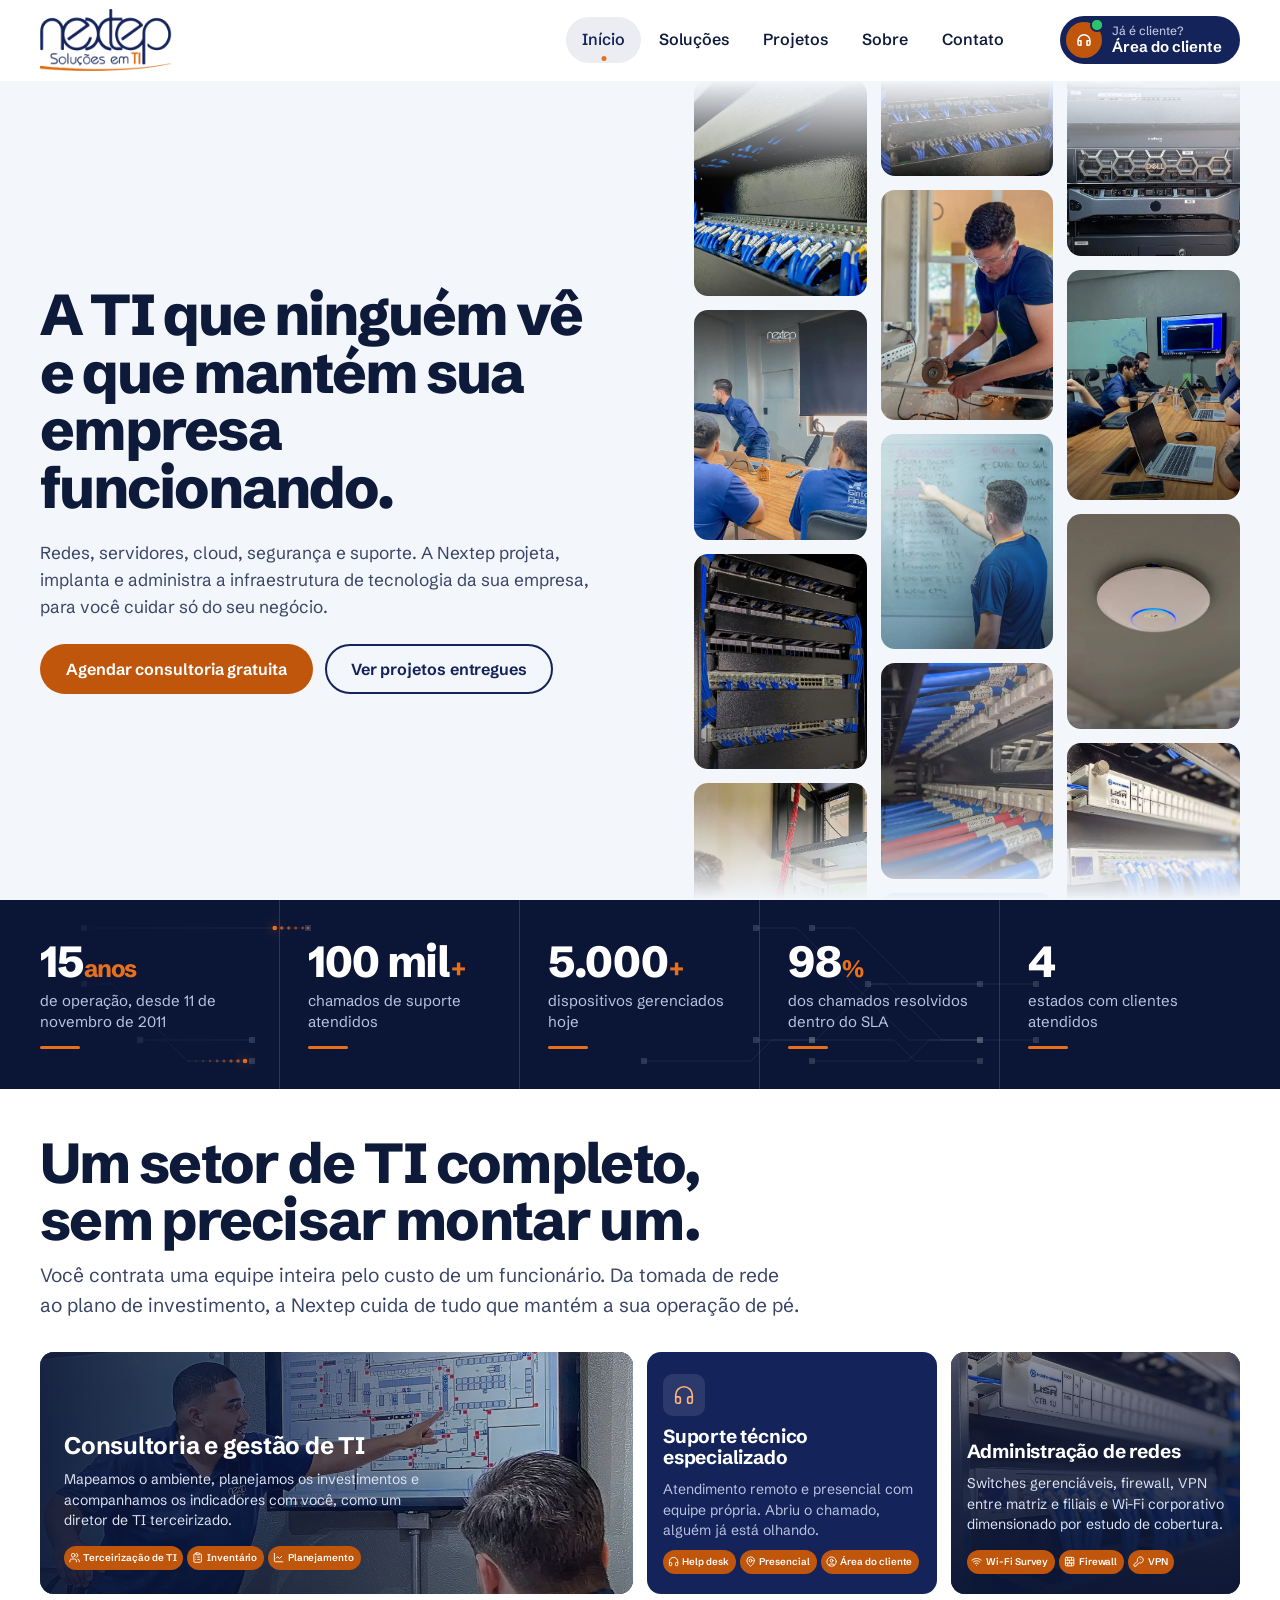
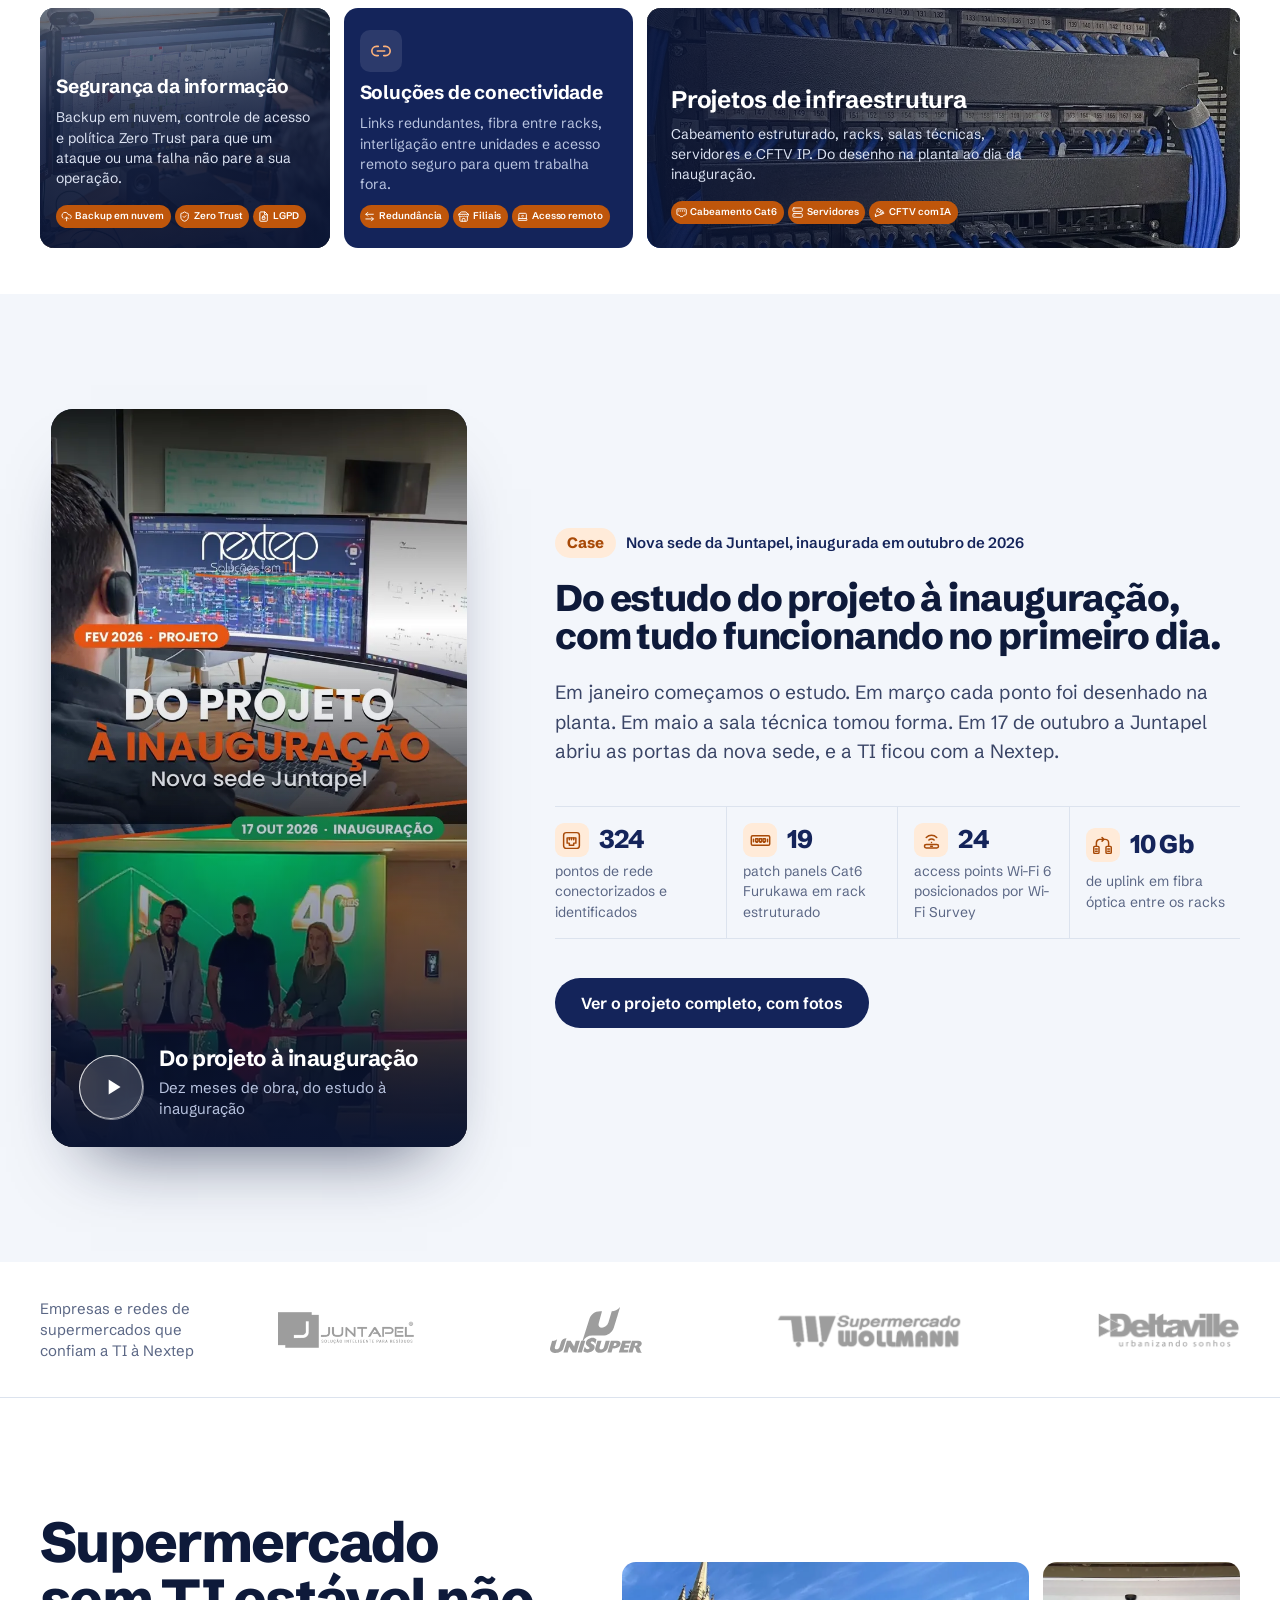
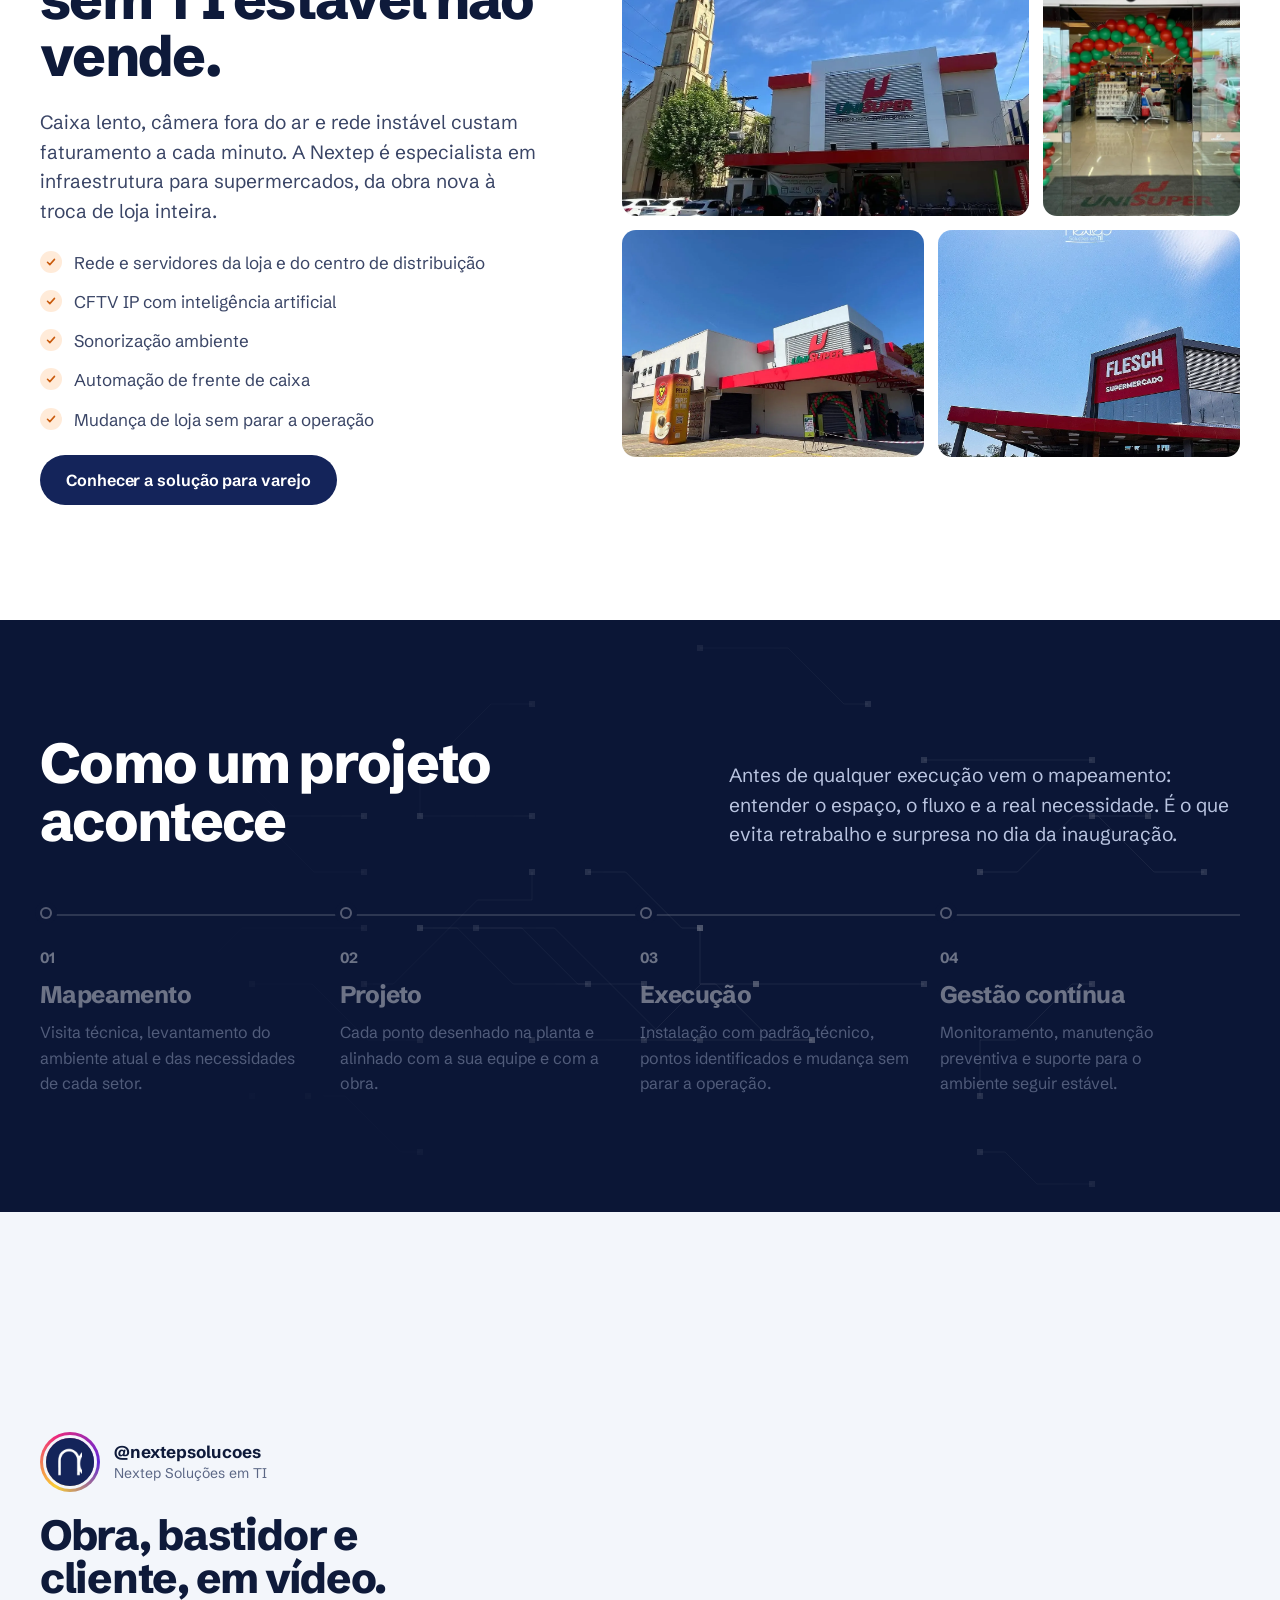
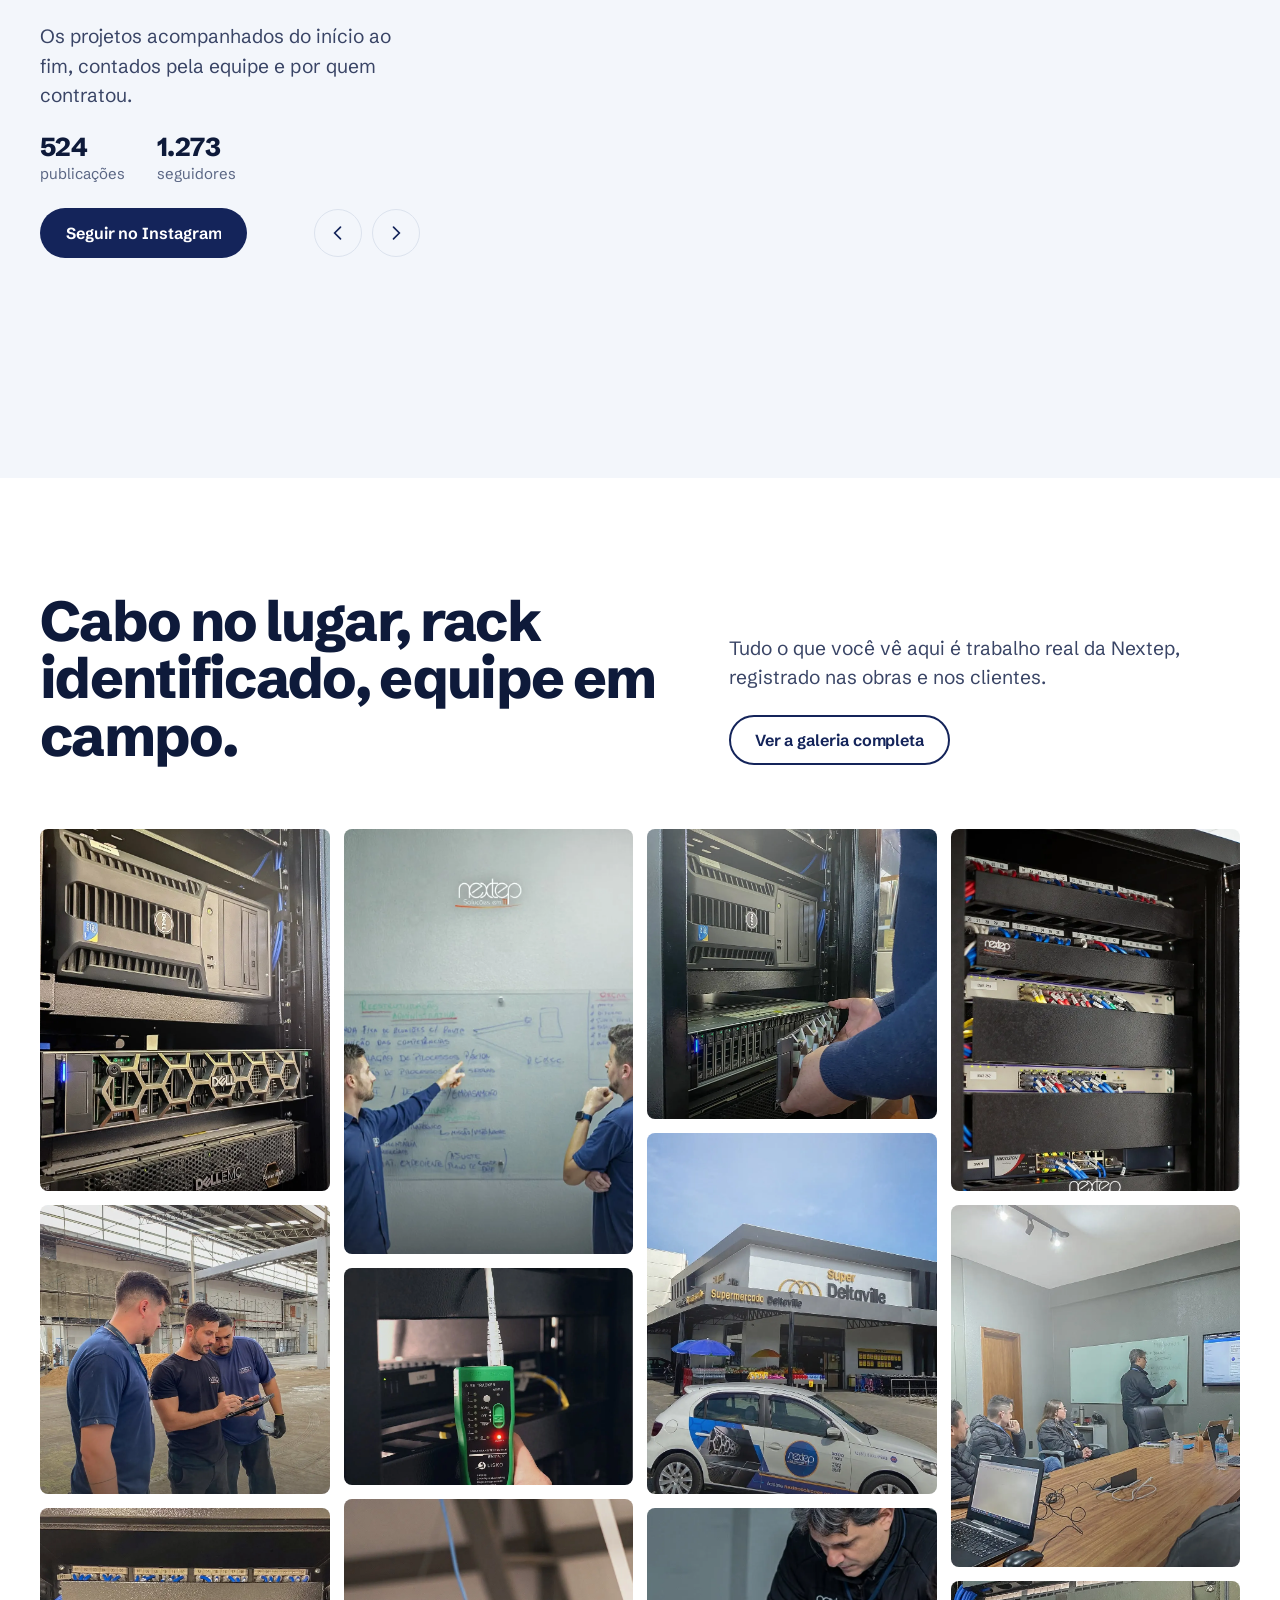
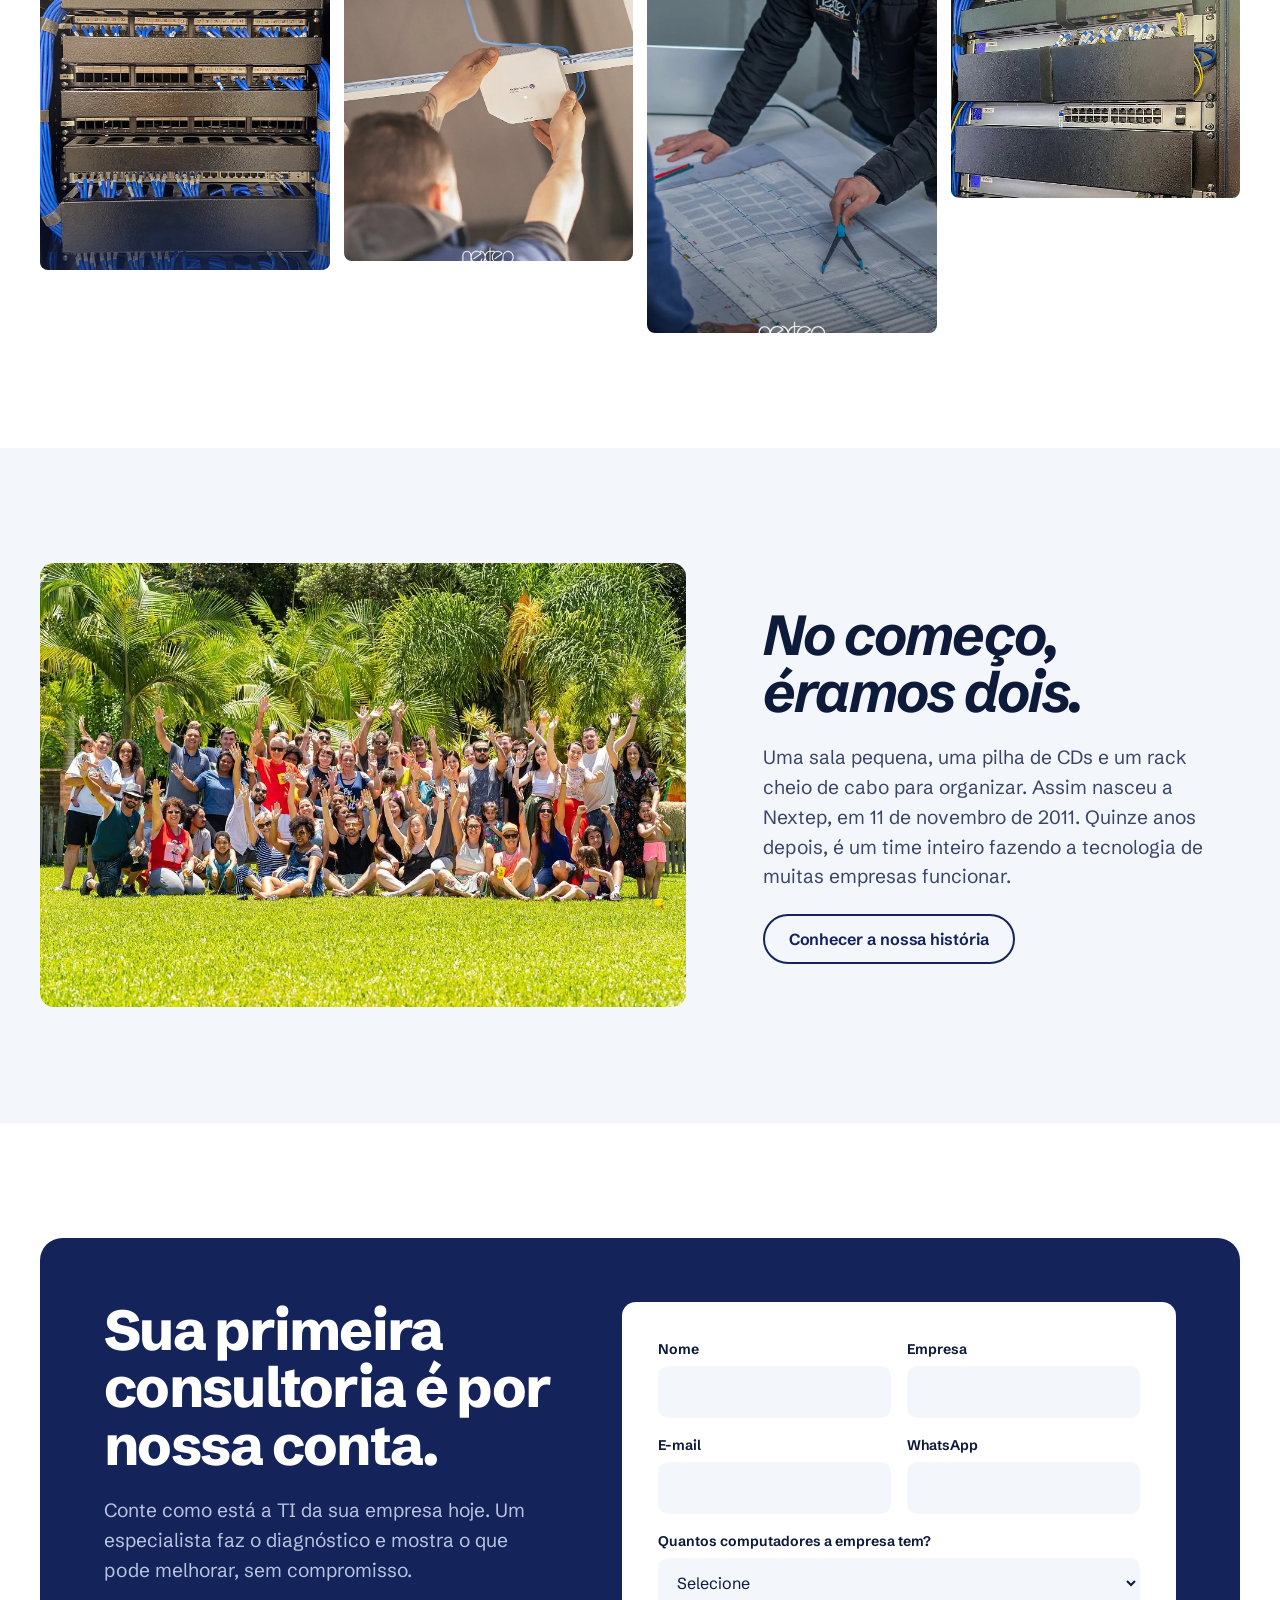
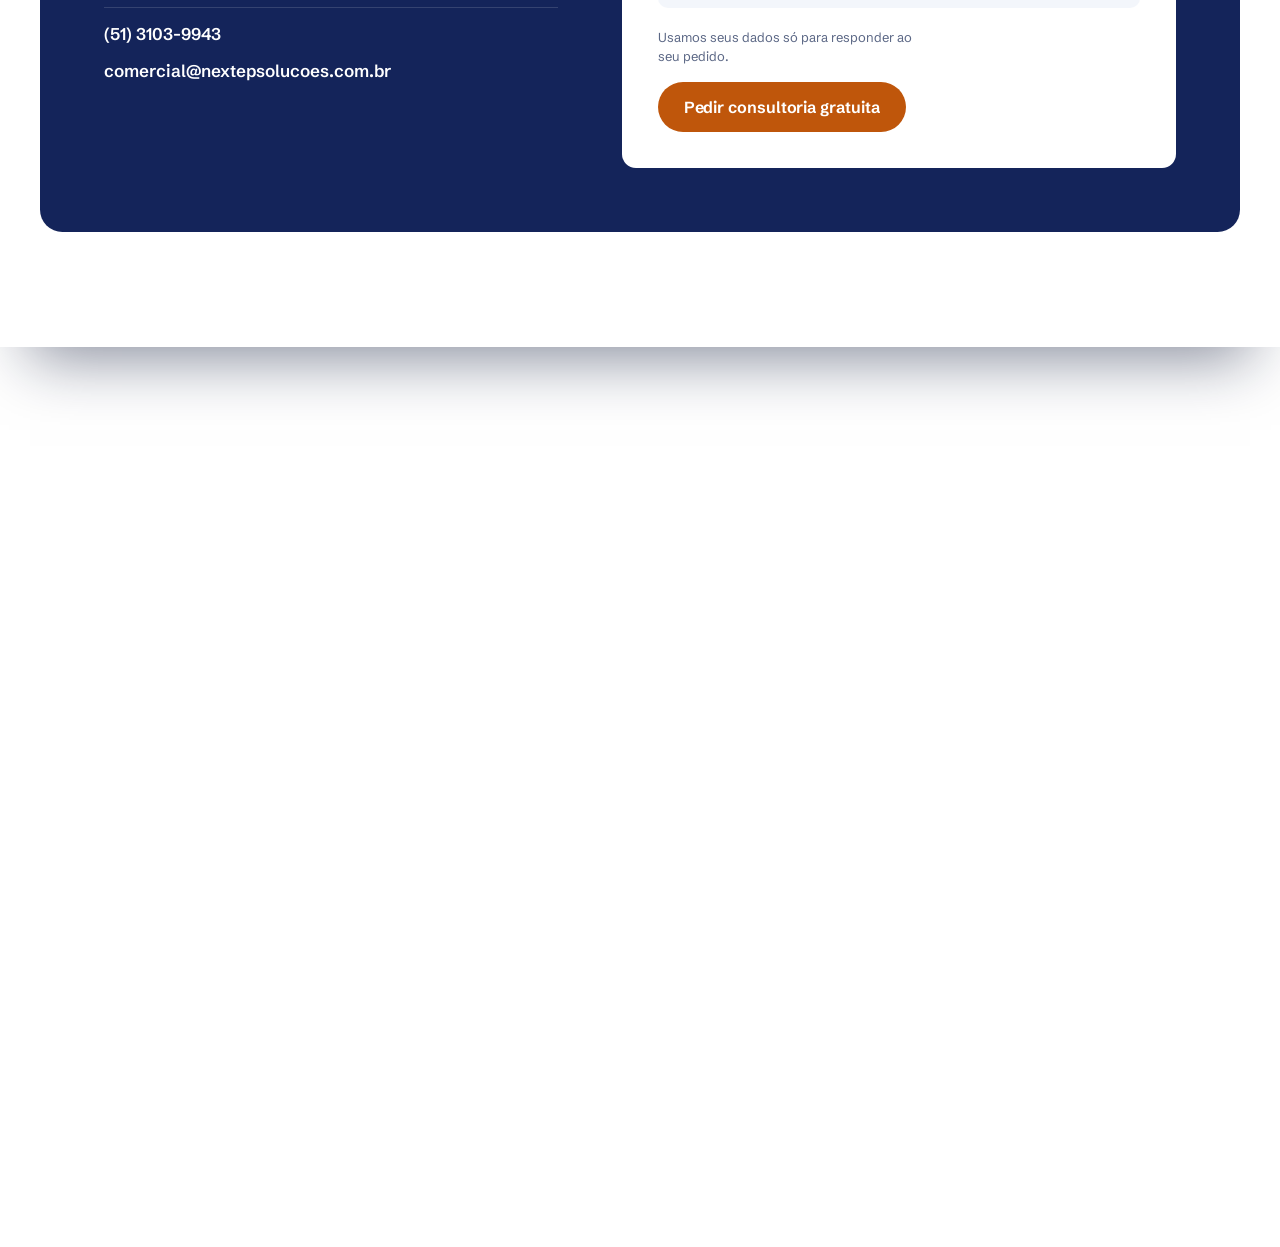
<file: public/index.html>
<!doctype html>
<html lang="pt-BR">
<head>
<meta charset="utf-8">
<meta name="viewport" content="width=device-width, initial-scale=1">
<title>Nextep Soluções em TI | Infraestrutura, suporte e gestão de TI em Porto Alegre</title>
<meta name="description" content="Há 15 anos a Nextep projeta, implanta e administra a TI de empresas e supermercados. Cabeamento, redes, servidores, segurança e suporte com atendimento rápido de verdade.">
<meta name="robots" content="noindex, nofollow">
<link rel="canonical" href="https://nextepsolucoes.com.br/">
<meta property="og:type" content="website">
<meta property="og:locale" content="pt_BR">
<meta property="og:site_name" content="Nextep Soluções em TI">
<meta property="og:title" content="Nextep Soluções em TI | Infraestrutura, suporte e gestão de TI em Porto Alegre">
<meta property="og:description" content="Há 15 anos a Nextep projeta, implanta e administra a TI de empresas e supermercados. Cabeamento, redes, servidores, segurança e suporte com atendimento rápido de verdade.">
<meta property="og:image" content="assets/img/og.jpg">
<meta name="theme-color" content="#14245A">
<link rel="icon" type="image/png" href="assets/img/logo/favicon.png">
<link rel="preconnect" href="https://fonts.googleapis.com">
<link rel="preconnect" href="https://fonts.gstatic.com" crossorigin>
<link href="https://fonts.googleapis.com/css2?family=Schibsted+Grotesk:ital,wght@0,400..900;1,400..700&display=swap" rel="stylesheet">
<link rel="stylesheet" href="assets/css/site.css?v=1795096011">
<script type="application/ld+json">{"@context":"https://schema.org","@type":"LocalBusiness","name":"Nextep Soluções em TI","url":"https://nextepsolucoes.com.br/","telephone":"+55 51 3103-9943","email":"comercial@nextepsolucoes.com.br","foundingDate":"2011-11-11","address":{"@type":"PostalAddress","streetAddress":"Av. Saturnino de Brito, 30, Sala 401","addressLocality":"Porto Alegre","addressRegion":"RS","addressCountry":"BR"},"sameAs":["https://www.instagram.com/nextepsolucoes/","https://www.linkedin.com/company/nextepsolucoes/"]}</script>
<script src="assets/js/site.js?v=1795096011" defer></script>

</head>
<body data-page="home">
<a class="skip" href="#conteudo">Pular para o conteúdo</a>
<header class="topo" data-topo>
  <div class="topo__in wrap">
    <a class="topo__logo" href="./" aria-label="Nextep Soluções em TI, página inicial">
      <img src="assets/img/logo/logo-navy.png" alt="Nextep Soluções em TI" width="160" height="74">
    </a>
    <nav class="menu" id="menu" aria-label="Principal">
      <ul class="menu__lista" data-menu-lista>
        <li><a href="./" aria-current="page">Início</a></li>
        <li><a href="solucoes">Soluções</a></li>
        <li><a href="projetos">Projetos</a></li>
        <li><a href="sobre">Sobre</a></li>
        <li><a href="contato">Contato</a></li>
        <li class="menu__pilula" aria-hidden="true"></li>
      </ul>
      <div class="menu__acoes">
        <a class="menu__cliente" href="https://nextep.suport.cloud/" target="_blank" rel="noopener">
          <i aria-hidden="true"><svg viewBox="0 0 24 24" width="18" height="18"><path d="M4 13a8 8 0 0116 0v4a2 2 0 01-2 2h-2v-6h4M4 13v4a2 2 0 002 2h2v-6H4" fill="none" stroke="currentColor" stroke-width="2" stroke-linejoin="round"/></svg></i>
          <span><small>Já é cliente?</small>Área do cliente</span>
          <b class="menu__online" aria-hidden="true"></b>
        </a>
      </div>
      <div class="menu__rodape">
        <a href="tel:+555131039943">(51) 3103-9943</a>
        <a href="mailto:comercial@nextepsolucoes.com.br">comercial@nextepsolucoes.com.br</a>
      </div>
    </nav>
    <button class="topo__burger" type="button" aria-expanded="false" aria-controls="menu" data-burger>
      <span></span><span></span><span class="sr">Abrir menu</span>
    </button>
  </div>
</header>

<main id="conteudo">
<section class="hero">
  <div class="wrap hero__grid">
    <div class="hero__texto">
      <h1 class="t-xl">A TI que ninguém vê e que mantém sua empresa funcionando.</h1>
      <p class="lead">Redes, servidores, cloud, segurança e suporte. A Nextep projeta, implanta e administra a infraestrutura de tecnologia da sua empresa, para você cuidar só do seu negócio.</p>
      <div class="acoes">
        <a class="btn btn--laranja" href="contato#consultoria">Agendar consultoria gratuita</a>
        <a class="btn btn--linha" href="projetos">Ver projetos entregues</a>
      </div>
    </div>
    <div class="mural" aria-label="Fotos de projetos da Nextep">
      <div class="mural__col">
        <img src="assets/img/ig/infra-014.webp" alt="Patch panel com cabos azuis organizados" width="1080" height="1161">
        <img src="assets/img/ig/equipe-070.webp" alt="Equipe da Nextep em reunião de projeto" width="1080" height="1161">
        <img src="assets/img/ig/infra-022.webp" alt="Rack montado com switches e organizadores" width="1080" height="1161">
        <img src="assets/img/ig/campo-051.webp" alt="Técnico passando cabeamento pelo forro" width="1080" height="1161">
        <img src="assets/img/ig/infra-091.webp" alt="Servidor Dell sendo instalado no rack" width="1080" height="1161">
      </div>
      <div class="mural__col">
        <img src="assets/img/ig/infra-063.webp" alt="Rack com cabeamento estruturado identificado" width="1080" height="1161">
        <img src="assets/img/ig/campo-058.webp" alt="Técnico da Nextep em instalação de campo" width="1080" height="1161">
        <img src="assets/img/ig/equipe-131.webp" alt="Planejamento de projeto no quadro" width="1080" height="1161">
        <img src="assets/img/ig/infra-108.webp" alt="Cabos de rede em vermelho e azul conectados" width="1080" height="1161">
        <img src="assets/img/ig/varejo-184.webp" alt="Fachada de supermercado atendido pela Nextep" width="1080" height="1161">
      </div>
      <div class="mural__col">
        <img src="assets/img/ig/infra-019.webp" alt="Servidores em rack de alta disponibilidade" width="1080" height="1161">
        <img src="assets/img/ig/equipe-027.webp" alt="Time técnico trabalhando no escritório" width="1080" height="1161">
        <img src="assets/img/ig/campo-052.webp" alt="Access point Wi-Fi corporativo instalado no teto" width="1080" height="1161">
        <img src="assets/img/ig/infra-030.webp" alt="Switch gerenciável com cabos conectados" width="1080" height="1161">
        <img src="assets/img/ig/equipe-261.webp" alt="Consultor da Nextep em atendimento" width="1080" height="1161">
      </div>
    </div>
  </div>
</section>

<section class="numeros" aria-label="A Nextep em números" data-numeros>
  <canvas class="rede" data-rede aria-hidden="true"></canvas>
  <div class="wrap numeros__grid">
    <div class="numero"><strong><span data-conta="15">15</span><small>anos</small></strong><span>de operação, desde 11 de novembro de 2011</span></div>
    <div class="numero"><strong><span data-conta="100">100</span> mil<small>+</small></strong><span>chamados de suporte atendidos</span></div>
    <div class="numero"><strong><span data-conta="5000">5.000</span><small>+</small></strong><span>dispositivos gerenciados hoje</span></div>
    <div class="numero"><strong><span data-conta="98">98</span><small>%</small></strong><span>dos chamados resolvidos dentro do SLA</span></div>
    <div class="numero"><strong><span data-conta="4">4</span></strong><span>estados com clientes atendidos</span></div>
  </div>
</section>

<section class="sec sec--servicos">
  <div class="wrap">
    <div class="cab cab--servicos">
      <h2 class="t-l">Um setor de TI completo, sem precisar montar um.</h2>
      <p class="lead">Você contrata uma equipe inteira pelo custo de um funcionário. Da tomada de rede ao plano de investimento, a Nextep cuida de tudo que mantém a sua operação de pé.</p>
    </div>
    <div class="bento" data-bento>
      <a class="bento__card bento__card--foto" href="solucoes#gestao">
        <img src="assets/img/ig/equipe-071.webp" alt="" loading="lazy" width="1080" height="1161">
        <h3>Consultoria e gestão de TI</h3>
        <p>Mapeamos o ambiente, planejamos os investimentos e acompanhamos os indicadores com você, como um diretor de TI terceirizado.</p>
        <ul class="pilulas" aria-label="Inclui"><li><svg class="" viewBox="0 0 24 24" fill="none" stroke="currentColor" stroke-width="1.8" stroke-linecap="round" stroke-linejoin="round" aria-hidden="true"><path d="M16 21v-2a4 4 0 0 0-4-4H6a4 4 0 0 0-4 4v2"/><circle cx="9" cy="7" r="4"/><path d="M22 21v-2a4 4 0 0 0-3-3.87"/><path d="M16 3.13a4 4 0 0 1 0 7.75"/></svg>Terceirização de TI</li><li><svg class="" viewBox="0 0 24 24" fill="none" stroke="currentColor" stroke-width="1.8" stroke-linecap="round" stroke-linejoin="round" aria-hidden="true"><rect x="8" y="2" width="8" height="4" rx="1"/><path d="M16 4h2a2 2 0 0 1 2 2v14a2 2 0 0 1-2 2H6a2 2 0 0 1-2-2V6a2 2 0 0 1 2-2h2"/><path d="M12 11h4M12 16h4M8 11h.01M8 16h.01"/></svg>Inventário</li><li><svg class="" viewBox="0 0 24 24" fill="none" stroke="currentColor" stroke-width="1.8" stroke-linecap="round" stroke-linejoin="round" aria-hidden="true"><path d="M3 3v16a2 2 0 0 0 2 2h16"/><path d="m19 9-5 5-4-4-3 3"/></svg>Planejamento</li></ul>
      </a>
      <a class="bento__card" href="solucoes#suporte">
        <span class="bento__ic"><svg class="" viewBox="0 0 24 24" fill="none" stroke="currentColor" stroke-width="1.8" stroke-linecap="round" stroke-linejoin="round" aria-hidden="true"><path d="M3 14h3a2 2 0 0 1 2 2v3a2 2 0 0 1-2 2H5a2 2 0 0 1-2-2v-7a9 9 0 0 1 18 0v7a2 2 0 0 1-2 2h-1a2 2 0 0 1-2-2v-3a2 2 0 0 1 2-2h3"/></svg></span>
        <h3>Suporte técnico especializado</h3>
        <p>Atendimento remoto e presencial com equipe própria. Abriu o chamado, alguém já está olhando.</p>
        <ul class="pilulas" aria-label="Inclui"><li><svg class="" viewBox="0 0 24 24" fill="none" stroke="currentColor" stroke-width="1.8" stroke-linecap="round" stroke-linejoin="round" aria-hidden="true"><path d="M3 14h3a2 2 0 0 1 2 2v3a2 2 0 0 1-2 2H5a2 2 0 0 1-2-2v-7a9 9 0 0 1 18 0v7a2 2 0 0 1-2 2h-1a2 2 0 0 1-2-2v-3a2 2 0 0 1 2-2h3"/></svg>Help desk</li><li><svg class="" viewBox="0 0 24 24" fill="none" stroke="currentColor" stroke-width="1.8" stroke-linecap="round" stroke-linejoin="round" aria-hidden="true"><path d="M20 10c0 6-8 12-8 12s-8-6-8-12a8 8 0 0 1 16 0Z"/><circle cx="12" cy="10" r="3"/></svg>Presencial</li><li><svg class="" viewBox="0 0 24 24" fill="none" stroke="currentColor" stroke-width="1.8" stroke-linecap="round" stroke-linejoin="round" aria-hidden="true"><circle cx="12" cy="12" r="10"/><circle cx="12" cy="10" r="3"/><path d="M7 20.66V19a2 2 0 0 1 2-2h6a2 2 0 0 1 2 2v1.66"/></svg>Área do cliente</li></ul>
      </a>
      <a class="bento__card bento__card--foto bento__card--estreito" href="solucoes#redes">
        <img src="assets/img/ig/infra-030.webp" alt="" loading="lazy" width="1080" height="1161">
        <h3>Administração de redes</h3>
        <p>Switches gerenciáveis, firewall, VPN entre matriz e filiais e Wi-Fi corporativo dimensionado por estudo de cobertura.</p>
        <ul class="pilulas" aria-label="Inclui"><li><svg class="" viewBox="0 0 24 24" fill="none" stroke="currentColor" stroke-width="1.8" stroke-linecap="round" stroke-linejoin="round" aria-hidden="true"><path d="M12 20h.01"/><path d="M2 8.82a15 15 0 0 1 20 0"/><path d="M5 12.86a10 10 0 0 1 14 0"/><path d="M8.5 16.43a5 5 0 0 1 7 0"/></svg>Wi-Fi Survey</li><li><svg class="" viewBox="0 0 24 24" fill="none" stroke="currentColor" stroke-width="1.8" stroke-linecap="round" stroke-linejoin="round" aria-hidden="true"><rect width="18" height="18" x="3" y="3" rx="2"/><path d="M12 9v6M16 15v6M16 3v6M3 15h18M3 9h18M8 15v6M8 3v6"/></svg>Firewall</li><li><svg class="" viewBox="0 0 24 24" fill="none" stroke="currentColor" stroke-width="1.8" stroke-linecap="round" stroke-linejoin="round" aria-hidden="true"><path d="M2.59 17.41A2 2 0 0 0 2 18.83V21a1 1 0 0 0 1 1h3a1 1 0 0 0 1-1v-1a1 1 0 0 1 1-1h1a1 1 0 0 0 1-1v-1a1 1 0 0 1 1-1h.17a2 2 0 0 0 1.42-.59l.81-.81a6.5 6.5 0 1 0-4-4z"/><circle cx="16.5" cy="7.5" r="1" fill="currentColor" stroke="none"/></svg>VPN</li></ul>
      </a>
      <a class="bento__card bento__card--foto bento__card--estreito" href="solucoes#seguranca">
        <img src="assets/img/ig/equipe-135.webp" alt="" loading="lazy" width="1080" height="1161">
        <h3>Segurança da informação</h3>
        <p>Backup em nuvem, controle de acesso e política Zero Trust para que um ataque ou uma falha não pare a sua operação.</p>
        <ul class="pilulas" aria-label="Inclui"><li><svg class="" viewBox="0 0 24 24" fill="none" stroke="currentColor" stroke-width="1.8" stroke-linecap="round" stroke-linejoin="round" aria-hidden="true"><path d="M12 13v8"/><path d="M4 14.9A7 7 0 1 1 15.7 8h1.8a4.5 4.5 0 0 1 2.5 8.24"/><path d="m8 17 4-4 4 4"/></svg>Backup em nuvem</li><li><svg class="" viewBox="0 0 24 24" fill="none" stroke="currentColor" stroke-width="1.8" stroke-linecap="round" stroke-linejoin="round" aria-hidden="true"><path d="M20 13c0 5-3.5 7.5-7.66 8.95a1 1 0 0 1-.67-.01C7.5 20.5 4 18 4 13V6a1 1 0 0 1 1-1c2 0 4.5-1.2 6.24-2.72a1.17 1.17 0 0 1 1.52 0C14.51 3.81 17 5 19 5a1 1 0 0 1 1 1z"/><path d="m9 12 2 2 4-4"/></svg>Zero Trust</li><li><svg class="" viewBox="0 0 24 24" fill="none" stroke="currentColor" stroke-width="1.8" stroke-linecap="round" stroke-linejoin="round" aria-hidden="true"><path d="M14 2H6a2 2 0 0 0-2 2v16a2 2 0 0 0 2 2h12a2 2 0 0 0 2-2V8z"/><path d="M14 2v6h6"/><rect x="9" y="13" width="6" height="5" rx="1"/><path d="M10 13v-1a2 2 0 0 1 4 0v1"/></svg>LGPD</li></ul>
      </a>
      <a class="bento__card" href="solucoes#conectividade">
        <span class="bento__ic"><svg class="" viewBox="0 0 24 24" fill="none" stroke="currentColor" stroke-width="1.8" stroke-linecap="round" stroke-linejoin="round" aria-hidden="true"><path d="M9 17H7A5 5 0 0 1 7 7h2"/><path d="M15 7h2a5 5 0 1 1 0 10h-2"/><path d="M8 12h8"/></svg></span>
        <h3>Soluções de conectividade</h3>
        <p>Links redundantes, fibra entre racks, interligação entre unidades e acesso remoto seguro para quem trabalha fora.</p>
        <ul class="pilulas" aria-label="Inclui"><li><svg class="" viewBox="0 0 24 24" fill="none" stroke="currentColor" stroke-width="1.8" stroke-linecap="round" stroke-linejoin="round" aria-hidden="true"><path d="M8 3 4 7l4 4"/><path d="M4 7h16"/><path d="m16 21 4-4-4-4"/><path d="M20 17H4"/></svg>Redundância</li><li><svg class="" viewBox="0 0 24 24" fill="none" stroke="currentColor" stroke-width="1.8" stroke-linecap="round" stroke-linejoin="round" aria-hidden="true"><path d="m2 7 4.41-4.41A2 2 0 0 1 7.83 2h8.34a2 2 0 0 1 1.42.59L22 7"/><path d="M4 12v8a2 2 0 0 0 2 2h12a2 2 0 0 0 2-2v-8"/><path d="M15 22v-4a2 2 0 0 0-2-2h-2a2 2 0 0 0-2 2v4"/><path d="M2 7h20"/><path d="M22 7v3a2 2 0 0 1-2 2 2.7 2.7 0 0 1-1.59-.63.7.7 0 0 0-.82 0A2.7 2.7 0 0 1 16 12a2.7 2.7 0 0 1-1.59-.63.7.7 0 0 0-.82 0A2.7 2.7 0 0 1 12 12a2.7 2.7 0 0 1-1.59-.63.7.7 0 0 0-.82 0A2.7 2.7 0 0 1 8 12a2.7 2.7 0 0 1-1.59-.63.7.7 0 0 0-.82 0A2.7 2.7 0 0 1 4 12a2 2 0 0 1-2-2V7"/></svg>Filiais</li><li><svg class="" viewBox="0 0 24 24" fill="none" stroke="currentColor" stroke-width="1.8" stroke-linecap="round" stroke-linejoin="round" aria-hidden="true"><path d="M20 16V7a2 2 0 0 0-2-2H6a2 2 0 0 0-2 2v9m16 0H4m16 0 1.28 2.55a1 1 0 0 1-.9 1.45H3.62a1 1 0 0 1-.9-1.45L4 16"/><path d="M9.5 10.5a3.5 3.5 0 0 1 5 0"/><path d="M12 13h.01"/></svg>Acesso remoto</li></ul>
      </a>
      <a class="bento__card bento__card--foto" href="solucoes#infraestrutura">
        <img src="assets/img/ig/infra-063.webp" alt="" loading="lazy" width="1080" height="1161">
        <h3>Projetos de infraestrutura</h3>
        <p>Cabeamento estruturado, racks, salas técnicas, servidores e CFTV IP. Do desenho na planta ao dia da inauguração.</p>
        <ul class="pilulas" aria-label="Inclui"><li><svg class="" viewBox="0 0 24 24" fill="none" stroke="currentColor" stroke-width="1.8" stroke-linecap="round" stroke-linejoin="round" aria-hidden="true"><path d="m15 20 3-3h2a2 2 0 0 0 2-2V6a2 2 0 0 0-2-2H4a2 2 0 0 0-2 2v9a2 2 0 0 0 2 2h2l3 3z"/><path d="M6 8v1M10 8v1M14 8v1M18 8v1"/></svg>Cabeamento Cat6</li><li><svg class="" viewBox="0 0 24 24" fill="none" stroke="currentColor" stroke-width="1.8" stroke-linecap="round" stroke-linejoin="round" aria-hidden="true"><rect width="20" height="8" x="2" y="2" rx="2"/><rect width="20" height="8" x="2" y="14" rx="2"/><path d="M6 6h.01M6 18h.01"/></svg>Servidores</li><li><svg class="" viewBox="0 0 24 24" fill="none" stroke="currentColor" stroke-width="1.8" stroke-linecap="round" stroke-linejoin="round" aria-hidden="true"><path d="M16.75 12h3.63a1 1 0 0 1 .65 1.76L3 20"/><path d="M5 19.75 3 20v-5"/><path d="M7.74 3.69a1 1 0 0 1 1.36-.36l9.92 5.73a1 1 0 0 1 .37 1.37l-1.93 3.34a1 1 0 0 1-1.37.37L6.17 8.4a1 1 0 0 1-.37-1.37z"/><path d="M7 9 5.88 10.94"/><circle cx="14" cy="9" r=".6" fill="currentColor"/></svg>CFTV com IA</li></ul>
      </a>
    </div>
  </div>
</section>

<section class="sec sec--fundo">
  <div class="wrap case">
    <div class="case__video video" data-video="DfCj1MDJpsc">
      <img src="assets/img/reels/DfCj1MDJpsc.webp" alt="" width="720" height="1280" loading="lazy">
      <button class="video__play" type="button" aria-label="Assistir ao vídeo do projeto da Juntapel">
        <span class="video__btn"><svg viewBox="0 0 24 24" width="26" height="26" aria-hidden="true"><path d="M8 5v14l11-7z" fill="currentColor"/></svg></span>
        <span class="video__txt"><b>Do projeto à inauguração</b>Dez meses de obra, do estudo à inauguração</span>
      </button>
    </div>
    <div class="case__texto">
      <p class="hero__selo"><b>Case</b> Nova sede da Juntapel, inaugurada em outubro de 2026</p>
      <h2 class="t-l">Do estudo do projeto à inauguração, com tudo funcionando no primeiro dia.</h2>
      <p class="lead">Em janeiro começamos o estudo. Em março cada ponto foi desenhado na planta. Em maio a sala técnica tomou forma. Em 17 de outubro a Juntapel abriu as portas da nova sede, e a TI ficou com a Nextep.</p>
      <dl class="case__specs">
        <div><dt><span class="spec__ic" aria-hidden="true"><svg viewBox="0 0 24 24" fill="none" stroke="currentColor" stroke-width="1.7" stroke-linecap="round" stroke-linejoin="round"><rect x="3" y="3" width="18" height="18" rx="3"/><path d="M7 9h10v6h-2.5v2.5h-5V15H7z"/><path d="M9.5 9v2.2M12 9v2.2M14.5 9v2.2"/></svg></span>324</dt><dd>pontos de rede conectorizados e identificados</dd></div>
        <div><dt><span class="spec__ic" aria-hidden="true"><svg viewBox="0 0 24 24" fill="none" stroke="currentColor" stroke-width="1.7" stroke-linecap="round" stroke-linejoin="round"><rect x="1.5" y="6.5" width="21" height="11" rx="1.5"/><path d="M4 10.5v3M20 10.5v3"/><path d="M6.5 10h2.6v3.2h-.6v.8H7.1v-.8h-.6z"/><path d="M10.7 10h2.6v3.2h-.6v.8h-1.4v-.8h-.6z"/><path d="M14.9 10h2.6v3.2h-.6v.8h-1.4v-.8h-.6z"/></svg></span>19</dt><dd>patch panels Cat6 Furukawa em rack estruturado</dd></div>
        <div><dt><span class="spec__ic" aria-hidden="true"><svg viewBox="0 0 24 24" fill="none" stroke="currentColor" stroke-width="1.7" stroke-linecap="round" stroke-linejoin="round"><rect x="4" y="16.5" width="16" height="4" rx="2"/><path d="M11 18.5h2"/><path d="M9 11.5a4.2 4.2 0 0 1 6 0"/><path d="M6 8.5a8.5 8.5 0 0 1 12 0"/><path d="M12 14.2h.01"/></svg></span>24</dt><dd>access points Wi-Fi 6 posicionados por Wi-Fi Survey</dd></div>
        <div><dt><span class="spec__ic" aria-hidden="true"><svg viewBox="0 0 24 24" fill="none" stroke="currentColor" stroke-width="1.7" stroke-linecap="round" stroke-linejoin="round"><rect x="2" y="13" width="6" height="8" rx="1"/><rect x="16" y="13" width="6" height="8" rx="1"/><path d="M4 16h2M4 18.5h2M18 16h2M18 18.5h2"/><path d="M5 13V9a4 4 0 0 1 4-4h6a4 4 0 0 1 4 4v4"/><path d="m11.5 3 2 2-2 2"/></svg></span>10 Gb</dt><dd>de uplink em fibra óptica entre os racks</dd></div>
      </dl>
      <div class="acoes"><a class="btn btn--navy" href="projetos#juntapel">Ver o projeto completo, com fotos</a></div>
    </div>
  </div>
</section>

<section class="clientes" aria-label="Empresas atendidas">
  <div class="wrap clientes__in">
    <p>Empresas e redes de supermercados que confiam a TI à Nextep</p>
    <div class="clientes__faixa">
    <ul class="clientes__logos">
      <li><img src="assets/img/clientes/juntapel.png" alt="Juntapel" width="246" height="65" loading="lazy"></li>
      <li><img src="assets/img/clientes/unisuper.svg" alt="Unisuper" width="120" height="60" loading="lazy"></li>
      <li><img src="assets/img/clientes/wollmann.png" alt="Supermercado Wollmann" width="210" height="41" loading="lazy"></li>
      <li><img src="assets/img/clientes/deltaville.png" alt="Deltaville" width="290" height="73" loading="lazy"></li>
      <li class="clientes__clone" aria-hidden="true"><img src="assets/img/clientes/juntapel.png" alt="" width="246" height="65" loading="lazy"></li>
      <li class="clientes__clone" aria-hidden="true"><img src="assets/img/clientes/unisuper.svg" alt="" width="120" height="60" loading="lazy"></li>
      <li class="clientes__clone" aria-hidden="true"><img src="assets/img/clientes/wollmann.png" alt="" width="210" height="41" loading="lazy"></li>
      <li class="clientes__clone" aria-hidden="true"><img src="assets/img/clientes/deltaville.png" alt="" width="290" height="73" loading="lazy"></li>
    </ul>
    </div>
  </div>
</section>

<section class="sec">
  <div class="wrap varejo">
    <div class="pilha">
      <h2 class="t-l">Supermercado sem TI estável não vende.</h2>
      <p class="lead">Caixa lento, câmera fora do ar e rede instável custam faturamento a cada minuto. A Nextep é especialista em infraestrutura para supermercados, da obra nova à troca de loja inteira.</p>
      <ul class="lista-check">
        <li>Rede e servidores da loja e do centro de distribuição</li>
        <li>CFTV IP com inteligência artificial</li>
        <li>Sonorização ambiente</li>
        <li>Automação de frente de caixa</li>
        <li>Mudança de loja sem parar a operação</li>
      </ul>
      <div class="acoes"><a class="btn btn--navy" href="solucoes#varejo">Conhecer a solução para varejo</a></div>
    </div>
    <div class="varejo__fotos">
      <img src="assets/img/ig/varejo-184.webp" alt="Fachada de supermercado Unisuper" loading="lazy" width="1080" height="1161">
      <img src="assets/img/ig/varejo-185.webp" alt="Entrada de supermercado no dia da inauguração" loading="lazy" width="1080" height="1161">
      <img src="assets/img/ig/varejo-277.webp" alt="Loja de supermercado inaugurada" loading="lazy" width="1080" height="1161">
      <img src="assets/img/ig/varejo-250.webp" alt="Supermercado Flesch" loading="lazy" width="1080" height="1161">
    </div>
  </div>
</section>

<section class="sec sec--navy">
  <canvas class="rede" data-rede aria-hidden="true"></canvas>
  <div class="wrap">
    <div class="cab cab--lado">
      <h2 class="t-l">Como um projeto acontece</h2>
      <p class="lead">Antes de qualquer execução vem o mapeamento: entender o espaço, o fluxo e a real necessidade. É o que evita retrabalho e surpresa no dia da inauguração.</p>
    </div>
    <div class="passos-wrap" data-passos>
    <span class="passos__trilho" aria-hidden="true"><span class="passos__fill"></span></span>
    <ol class="passos">
      <li class="passo"><h3>Mapeamento</h3><p>Visita técnica, levantamento do ambiente atual e das necessidades de cada setor.</p></li>
      <li class="passo"><h3>Projeto</h3><p>Cada ponto desenhado na planta e alinhado com a sua equipe e com a obra.</p></li>
      <li class="passo"><h3>Execução</h3><p>Instalação com padrão técnico, pontos identificados e mudança sem parar a operação.</p></li>
      <li class="passo"><h3>Gestão contínua</h3><p>Monitoramento, manutenção preventiva e suporte para o ambiente seguir estável.</p></li>
    </ol>
    </div>
  </div>
</section>

<section class="sec insta">
  <div class="wrap insta__grid">
    <div class="insta__perfil">
      <a class="insta__conta" href="https://www.instagram.com/nextepsolucoes/" target="_blank" rel="noopener">
        <span class="insta__avatar"><img src="assets/img/logo/favicon.png" alt="" width="56" height="56"></span>
        <span><b>@nextepsolucoes</b>Nextep Soluções em TI</span>
      </a>
      <h2 class="t-l">Obra, bastidor e cliente, em vídeo.</h2>
      <p class="lead">Os projetos acompanhados do início ao fim, contados pela equipe e por quem contratou.</p>
      <ul class="insta__nums"><li><b>524</b> publicações</li><li><b>1.273</b> seguidores</li></ul>
      <div class="insta__acoes">
        <a class="btn btn--navy" href="https://www.instagram.com/nextepsolucoes/" target="_blank" rel="noopener">Seguir no Instagram</a>
        <div class="reels-nav" data-reels-nav="reels-home">
          <button type="button" data-dir="ant" aria-label="Vídeos anteriores"><svg viewBox="0 0 24 24" width="20" height="20" aria-hidden="true"><path d="M15 5l-7 7 7 7" fill="none" stroke="currentColor" stroke-width="2" stroke-linecap="round"/></svg></button>
          <button type="button" data-dir="prox" aria-label="Próximos vídeos"><svg viewBox="0 0 24 24" width="20" height="20" aria-hidden="true"><path d="M9 5l7 7-7 7" fill="none" stroke="currentColor" stroke-width="2" stroke-linecap="round"/></svg></button>
        </div>
      </div>
    </div>
    <div class="reels" id="reels-home" data-arrasta>
      <button class="reel" type="button" data-reel="Df0EhBzBWkr" aria-label="Assistir: Quem responde é o cliente"><span class="reel__capa"><img src="assets/img/reels/Df0EhBzBWkr.webp" alt="" loading="lazy" width="720" height="1280" draggable="false"><span class="reel__ig"><svg viewBox="0 0 24 24" width="16" height="16" aria-hidden="true"><rect x="3" y="3" width="18" height="18" rx="5" fill="none" stroke="currentColor" stroke-width="2"/><circle cx="12" cy="12" r="4" fill="none" stroke="currentColor" stroke-width="2"/><circle cx="17.5" cy="6.5" r="1.3" fill="currentColor"/></svg>Reel</span><span class="reel__play"><svg viewBox="0 0 24 24" width="22" height="22" aria-hidden="true"><path d="M8 5v14l11-7z" fill="currentColor"/></svg></span></span><span class="reel__txt"><b>Quem responde é o cliente</b>Pedro, da Juntapel, conta como é terceirizar a TI.</span></button>
      <button class="reel" type="button" data-reel="DfCj1MDJpsc" aria-label="Assistir: Do projeto à inauguração"><span class="reel__capa"><img src="assets/img/reels/DfCj1MDJpsc.webp" alt="" loading="lazy" width="720" height="1280" draggable="false"><span class="reel__ig"><svg viewBox="0 0 24 24" width="16" height="16" aria-hidden="true"><rect x="3" y="3" width="18" height="18" rx="5" fill="none" stroke="currentColor" stroke-width="2"/><circle cx="12" cy="12" r="4" fill="none" stroke="currentColor" stroke-width="2"/><circle cx="17.5" cy="6.5" r="1.3" fill="currentColor"/></svg>Reel</span><span class="reel__play"><svg viewBox="0 0 24 24" width="22" height="22" aria-hidden="true"><path d="M8 5v14l11-7z" fill="currentColor"/></svg></span></span><span class="reel__txt"><b>Do projeto à inauguração</b>Dez meses de obra da nova sede da Juntapel.</span></button>
      <button class="reel" type="button" data-reel="DfqFC5FpESv" aria-label="Assistir: Da indicação ao contrato"><span class="reel__capa"><img src="assets/img/reels/DfqFC5FpESv.webp" alt="" loading="lazy" width="720" height="1280" draggable="false"><span class="reel__ig"><svg viewBox="0 0 24 24" width="16" height="16" aria-hidden="true"><rect x="3" y="3" width="18" height="18" rx="5" fill="none" stroke="currentColor" stroke-width="2"/><circle cx="12" cy="12" r="4" fill="none" stroke="currentColor" stroke-width="2"/><circle cx="17.5" cy="6.5" r="1.3" fill="currentColor"/></svg>Reel</span><span class="reel__play"><svg viewBox="0 0 24 24" width="22" height="22" aria-hidden="true"><path d="M8 5v14l11-7z" fill="currentColor"/></svg></span></span><span class="reel__txt"><b>Da indicação ao contrato</b>Como a parceria com a Montele chegou à Juntapel.</span></button>
      <button class="reel" type="button" data-reel="DW65IeGpGh-" aria-label="Assistir: Transformação completa"><span class="reel__capa"><img src="assets/img/reels/DW65IeGpGh-.webp" alt="" loading="lazy" width="720" height="1280" draggable="false"><span class="reel__ig"><svg viewBox="0 0 24 24" width="16" height="16" aria-hidden="true"><rect x="3" y="3" width="18" height="18" rx="5" fill="none" stroke="currentColor" stroke-width="2"/><circle cx="12" cy="12" r="4" fill="none" stroke="currentColor" stroke-width="2"/><circle cx="17.5" cy="6.5" r="1.3" fill="currentColor"/></svg>Reel</span><span class="reel__play"><svg viewBox="0 0 24 24" width="22" height="22" aria-hidden="true"><path d="M8 5v14l11-7z" fill="currentColor"/></svg></span></span><span class="reel__txt"><b>Transformação completa</b>TI, som e câmeras de um supermercado em Canoas.</span></button>
      <button class="reel" type="button" data-reel="DWjt-ZaJebS" aria-label="Assistir: Uma loja inteira de lugar"><span class="reel__capa"><img src="assets/img/reels/DWjt-ZaJebS.webp" alt="" loading="lazy" width="720" height="1280" draggable="false"><span class="reel__ig"><svg viewBox="0 0 24 24" width="16" height="16" aria-hidden="true"><rect x="3" y="3" width="18" height="18" rx="5" fill="none" stroke="currentColor" stroke-width="2"/><circle cx="12" cy="12" r="4" fill="none" stroke="currentColor" stroke-width="2"/><circle cx="17.5" cy="6.5" r="1.3" fill="currentColor"/></svg>Reel</span><span class="reel__play"><svg viewBox="0 0 24 24" width="22" height="22" aria-hidden="true"><path d="M8 5v14l11-7z" fill="currentColor"/></svg></span></span><span class="reel__txt"><b>Uma loja inteira de lugar</b>Cabeamento, rede e servidores saindo do zero.</span></button>
      <button class="reel" type="button" data-reel="DXKWdf0pe6Q" aria-label="Assistir: TI para supermercados"><span class="reel__capa"><img src="assets/img/reels/DXKWdf0pe6Q.webp" alt="" loading="lazy" width="720" height="1280" draggable="false"><span class="reel__ig"><svg viewBox="0 0 24 24" width="16" height="16" aria-hidden="true"><rect x="3" y="3" width="18" height="18" rx="5" fill="none" stroke="currentColor" stroke-width="2"/><circle cx="12" cy="12" r="4" fill="none" stroke="currentColor" stroke-width="2"/><circle cx="17.5" cy="6.5" r="1.3" fill="currentColor"/></svg>Reel</span><span class="reel__play"><svg viewBox="0 0 24 24" width="22" height="22" aria-hidden="true"><path d="M8 5v14l11-7z" fill="currentColor"/></svg></span></span><span class="reel__txt"><b>TI para supermercados</b>Redes, CFTV, som e frente de caixa.</span></button>
      <button class="reel" type="button" data-reel="DYpZid6p599" aria-label="Assistir: Visita técnica em Biguaçu"><span class="reel__capa"><img src="assets/img/reels/DYpZid6p599.webp" alt="" loading="lazy" width="720" height="1280" draggable="false"><span class="reel__ig"><svg viewBox="0 0 24 24" width="16" height="16" aria-hidden="true"><rect x="3" y="3" width="18" height="18" rx="5" fill="none" stroke="currentColor" stroke-width="2"/><circle cx="12" cy="12" r="4" fill="none" stroke="currentColor" stroke-width="2"/><circle cx="17.5" cy="6.5" r="1.3" fill="currentColor"/></svg>Reel</span><span class="reel__play"><svg viewBox="0 0 24 24" width="22" height="22" aria-hidden="true"><path d="M8 5v14l11-7z" fill="currentColor"/></svg></span></span><span class="reel__txt"><b>Visita técnica em Biguaçu</b>O coração da infraestrutura de um cliente em SC.</span></button>
      <button class="reel" type="button" data-reel="DO_a1DNjdaK" aria-label="Assistir: Reestruturação de rack"><span class="reel__capa"><img src="assets/img/reels/DO_a1DNjdaK.webp" alt="" loading="lazy" width="720" height="1280" draggable="false"><span class="reel__ig"><svg viewBox="0 0 24 24" width="16" height="16" aria-hidden="true"><rect x="3" y="3" width="18" height="18" rx="5" fill="none" stroke="currentColor" stroke-width="2"/><circle cx="12" cy="12" r="4" fill="none" stroke="currentColor" stroke-width="2"/><circle cx="17.5" cy="6.5" r="1.3" fill="currentColor"/></svg>Reel</span><span class="reel__play"><svg viewBox="0 0 24 24" width="22" height="22" aria-hidden="true"><path d="M8 5v14l11-7z" fill="currentColor"/></svg></span></span><span class="reel__txt"><b>Reestruturação de rack</b>Mais segurança e continuidade para o cliente.</span></button>
      <button class="reel" type="button" data-reel="DfmwL0EpU2J" aria-label="Assistir: 15 anos de Nextep"><span class="reel__capa"><img src="assets/img/reels/DfmwL0EpU2J.webp" alt="" loading="lazy" width="720" height="1280" draggable="false"><span class="reel__ig"><svg viewBox="0 0 24 24" width="16" height="16" aria-hidden="true"><rect x="3" y="3" width="18" height="18" rx="5" fill="none" stroke="currentColor" stroke-width="2"/><circle cx="12" cy="12" r="4" fill="none" stroke="currentColor" stroke-width="2"/><circle cx="17.5" cy="6.5" r="1.3" fill="currentColor"/></svg>Reel</span><span class="reel__play"><svg viewBox="0 0 24 24" width="22" height="22" aria-hidden="true"><path d="M8 5v14l11-7z" fill="currentColor"/></svg></span></span><span class="reel__txt"><b>15 anos de Nextep</b>11/11/2011, o dia em que tudo começou.</span></button>
      <button class="reel" type="button" data-reel="DfSIqmvBoqI" aria-label="Assistir: O time alinhado"><span class="reel__capa"><img src="assets/img/reels/DfSIqmvBoqI.webp" alt="" loading="lazy" width="720" height="1280" draggable="false"><span class="reel__ig"><svg viewBox="0 0 24 24" width="16" height="16" aria-hidden="true"><rect x="3" y="3" width="18" height="18" rx="5" fill="none" stroke="currentColor" stroke-width="2"/><circle cx="12" cy="12" r="4" fill="none" stroke="currentColor" stroke-width="2"/><circle cx="17.5" cy="6.5" r="1.3" fill="currentColor"/></svg>Reel</span><span class="reel__play"><svg viewBox="0 0 24 24" width="22" height="22" aria-hidden="true"><path d="M8 5v14l11-7z" fill="currentColor"/></svg></span></span><span class="reel__txt"><b>O time alinhado</b>A reunião semanal da liderança da Nextep.</span></button>
    </div>
  </div>
</section>

<section class="sec">
  <div class="wrap">
    <div class="cab cab--lado">
      <h2 class="t-l">Cabo no lugar, rack identificado, equipe em campo.</h2>
      <div class="pilha"><p class="lead">Tudo o que você vê aqui é trabalho real da Nextep, registrado nas obras e nos clientes.</p><a class="btn btn--linha" href="projetos#galeria">Ver a galeria completa</a></div>
    </div>
    <div class="galeria" data-galeria>
      <figure><img src="assets/img/ig/infra-012.webp" alt="Servidor Dell em rack" loading="lazy" width="1080" height="1161"></figure>
      <figure><img src="assets/img/ig/campo-048.webp" alt="Equipe da Nextep em visita a obra" loading="lazy" width="1080" height="1161"></figure>
      <figure><img src="assets/img/ig/infra-148.webp" alt="Rack de piso com cabeamento organizado" loading="lazy" width="1080" height="1161"></figure>
      <figure><img src="assets/img/ig/equipe-117.webp" alt="Planejamento no quadro branco" loading="lazy" width="1080" height="1161"></figure>
      <figure><img src="assets/img/ig/infra-242.webp" alt="Teste de cabo de rede com certificador" loading="lazy" width="1080" height="1161"></figure>
      <figure><img src="assets/img/ig/campo-260.webp" alt="Instalação de access point no forro" loading="lazy" width="1080" height="1161"></figure>
      <figure><img src="assets/img/ig/infra-073.webp" alt="Técnico ajustando servidor no rack" loading="lazy" width="1080" height="1161"></figure>
      <figure><img src="assets/img/ig/varejo-107.webp" alt="Carro da Nextep em atendimento no Deltaville" loading="lazy" width="1080" height="1161"></figure>
      <figure><img src="assets/img/ig/campo-065.webp" alt="Análise de planta de cabeamento" loading="lazy" width="1080" height="1161"></figure>
      <figure><img src="assets/img/ig/infra-257.webp" alt="Rack com patch panels e organizadores" loading="lazy" width="1080" height="1161"></figure>
      <figure><img src="assets/img/ig/equipe-126.webp" alt="Apresentação de projeto para a equipe" loading="lazy" width="1080" height="1161"></figure>
      <figure><img src="assets/img/ig/infra-087.webp" alt="Rack com switches e servidores" loading="lazy" width="1080" height="1161"></figure>
    </div>
  </div>
</section>

<section class="sec sec--fundo">
  <div class="wrap historia">
    <div class="historia__foto"><img src="assets/img/ig/equipe-275.webp" alt="Equipe da Nextep reunida em confraternização" loading="lazy" width="1080" height="720"></div>
    <div class="historia__texto">
      <h2 class="t-l">No começo, éramos dois.</h2>
      <p class="lead">Uma sala pequena, uma pilha de CDs e um rack cheio de cabo para organizar. Assim nasceu a Nextep, em 11 de novembro de 2011. Quinze anos depois, é um time inteiro fazendo a tecnologia de muitas empresas funcionar.</p>
      <a class="btn btn--linha" href="sobre">Conhecer a nossa história</a>
    </div>
  </div>
</section>

<section class="sec" id="consultoria">
  <div class="wrap">
    <div class="consultoria">
      <div class="consultoria__texto">
        <h2 class="t-l">Sua primeira consultoria é por nossa conta.</h2>
        <p class="lead">Conte como está a TI da sua empresa hoje. Um especialista faz o diagnóstico e mostra o que pode melhorar, sem compromisso.</p>
        <div class="consultoria__contatos">
          <a href="tel:+555131039943">(51) 3103-9943</a>
          <a href="mailto:comercial@nextepsolucoes.com.br">comercial@nextepsolucoes.com.br</a>
        </div>
      </div>
      <form class="form" data-form novalidate>
        <div class="campo"><label for="h-nome">Nome</label><input id="h-nome" name="nome" autocomplete="name" required></div>
        <div class="campo"><label for="h-empresa">Empresa</label><input id="h-empresa" name="empresa" autocomplete="organization" required></div>
        <div class="campo"><label for="h-email">E-mail</label><input id="h-email" name="email" type="email" autocomplete="email" required></div>
        <div class="campo"><label for="h-fone">WhatsApp</label><input id="h-fone" name="whatsapp" type="tel" autocomplete="tel" inputmode="tel" pattern="\(\d{2}\) \d{4,5}-\d{4}" title="Número com DDD, por exemplo (51) 99999-9999" required></div>
        <div class="campo campo--cheio"><label for="h-maquinas">Quantos computadores a empresa tem?</label>
          <select id="h-maquinas" name="maquinas" required>
            <option value="">Selecione</option><option>Até 10</option><option>De 11 a 50</option><option>De 51 a 200</option><option>Mais de 200</option>
          </select></div>
        <div class="form__rodape">
          <p>Usamos seus dados só para responder ao seu pedido.</p>
          <button class="btn btn--laranja" type="submit">Pedir consultoria gratuita</button>
        </div>
        <p class="form__ok" role="status"></p>
      </form>
    </div>
  </div>
</section>

</main>
<footer class="rodape" data-rodape>
  <canvas class="rede" data-rede aria-hidden="true"></canvas>
  <div class="wrap">

    <div class="rodape__grid">
      <div class="rodape__marca">
        <img src="assets/img/logo/logo-branco.svg" alt="Nextep Soluções em TI" width="190" height="88" loading="lazy">
        <p>Infraestrutura, suporte e gestão de TI para empresas que não podem parar. Desde 2011, em Porto Alegre.</p>
        <ul class="rodape__redes" aria-label="Redes sociais">
          <li><a href="https://www.instagram.com/nextepsolucoes/" target="_blank" rel="noopener" aria-label="Instagram da Nextep">
            <svg viewBox="0 0 24 24" width="20" height="20" aria-hidden="true"><rect x="3" y="3" width="18" height="18" rx="5" fill="none" stroke="currentColor" stroke-width="2"/><circle cx="12" cy="12" r="4" fill="none" stroke="currentColor" stroke-width="2"/><circle cx="17.5" cy="6.5" r="1.3" fill="currentColor"/></svg>
          </a></li>
          <li><a href="https://www.linkedin.com/company/nextepsolucoes/" target="_blank" rel="noopener" aria-label="LinkedIn da Nextep">
            <svg viewBox="0 0 24 24" width="19" height="19" aria-hidden="true"><path fill="currentColor" d="M20.45 20.45h-3.56v-5.57c0-1.33-.02-3.04-1.85-3.04-1.85 0-2.14 1.45-2.14 2.94v5.67H9.35V9h3.41v1.56h.05c.48-.9 1.64-1.85 3.37-1.85 3.6 0 4.27 2.37 4.27 5.46v6.28zM5.34 7.43a2.06 2.06 0 110-4.13 2.06 2.06 0 010 4.13zM7.12 20.45H3.56V9h3.56v11.45z"/></svg>
          </a></li>
          <li><a href="mailto:comercial@nextepsolucoes.com.br" aria-label="E-mail comercial da Nextep">
            <svg viewBox="0 0 24 24" width="20" height="20" aria-hidden="true"><rect x="3" y="5" width="18" height="14" rx="2" fill="none" stroke="currentColor" stroke-width="2"/><path d="M3 7l9 6 9-6" fill="none" stroke="currentColor" stroke-width="2"/></svg>
          </a></li>
        </ul>
      </div>
      <div>
        <h2 class="rodape__tit">Navegue</h2>
        <ul class="rodape__links">
          <li><a href="solucoes">Soluções</a></li>
          <li><a href="solucoes#varejo">TI para supermercados</a></li>
          <li><a href="projetos">Projetos</a></li>
          <li><a href="sobre">Sobre a Nextep</a></li>
          <li><a href="contato">Contato</a></li>
          <li><a href="sobre#trabalhe" data-vagas>Trabalhe conosco</a></li>
        </ul>
      </div>
      <div>
        <h2 class="rodape__tit">Fale com a gente</h2>
        <ul class="rodape__links">
          <li><a href="tel:+555131039943">(51) 3103-9943</a></li>
          <li><a href="mailto:comercial@nextepsolucoes.com.br">comercial@nextepsolucoes.com.br</a></li>
          <li>Av. Saturnino de Brito, 30, Sala 401<br>Porto Alegre, RS</li>
        </ul>
      </div>
      <div>
        <h2 class="rodape__tit">Já é cliente?</h2>
        <p>Abra e acompanhe seus chamados pela área do cliente.</p>
        <a class="btn btn--linha-clara" href="https://nextep.suport.cloud/" target="_blank" rel="noopener">Abrir chamado</a>
      </div>
    </div>
  </div>

  <div class="rodape__gigante" aria-hidden="true"><img src="assets/img/logo/wordmark-branco.svg" alt="" width="636" height="197" loading="lazy"></div>
  <div class="wrap rodape__base">
    <p>Nextep Soluções em TI, desde 2011. Protótipo de proposta, não indexado.</p>
    <a class="assina" href="https://www.freelainhome.com.br/" target="_blank" rel="noopener" data-assina>
      <svg class="assina__cabo" viewBox="0 0 120 28" width="120" height="28" preserveAspectRatio="xMaxYMid slice" aria-hidden="true">
        <path class="assina__fio" d="M2 14 H38 C50 14 50 6 62 6 H84" pathLength="100" fill="none" stroke="currentColor" stroke-width="2" stroke-linecap="round"/>
        <path class="assina__pulso" d="M2 14 H38 C50 14 50 6 62 6 H84" fill="none" stroke-width="2.4" stroke-linecap="round" pathLength="100"/>
        <g class="assina__plug"><rect x="78" y="1" width="16" height="10" rx="2"/><rect x="94" y="3" width="4" height="6" rx="1"/></g>
        <g class="assina__porta"><rect x="100" y="0" width="19" height="14" rx="2.5"/><rect class="assina__led" x="104" y="18" width="11" height="4" rx="2"/></g>
      </svg>
      <span>Soluções conectadas por <b>Freela In Home</b></span>
    </a>
  </div>
</footer>

<div class="vagasbox" data-vagasbox hidden>
  <div class="vagasbox__fundo" data-vagas-fechar></div>
  <div class="vagasbox__caixa" role="dialog" aria-modal="true" aria-labelledby="vagas-tit">
    <button class="vagasbox__x" type="button" data-vagas-fechar aria-label="Fechar formulário">
      <svg viewBox="0 0 24 24" width="22" height="22" aria-hidden="true"><path d="M6 6l12 12M18 6L6 18" stroke="currentColor" stroke-width="2" stroke-linecap="round"/></svg>
    </button>
    <div class="vagasbox__topo">
      <h2 id="vagas-tit">Trabalhe na Nextep</h2>
      <p>Técnicos de campo, analistas de suporte, redes e infraestrutura. Envie seu currículo e ele fica no nosso banco de talentos para as próximas vagas.</p>
    </div>
    <form class="form form--vagas" data-form data-ok="Currículo recebido. Se o seu perfil combinar com uma vaga aberta, o time da Nextep entra em contato." novalidate>
      <div class="campo"><label for="v-nome">Nome completo</label><input id="v-nome" name="nome" autocomplete="name" required></div>
      <div class="campo"><label for="v-email">E-mail</label><input id="v-email" name="email" type="email" autocomplete="email" required></div>
      <div class="campo"><label for="v-fone">WhatsApp</label><input id="v-fone" name="whatsapp" type="tel" autocomplete="tel" inputmode="tel" pattern="\(\d{2}\) \d{4,5}-\d{4}" title="Número com DDD, por exemplo (51) 99999-9999" required></div>
      <div class="campo"><label for="v-area">Área de interesse</label>
        <select id="v-area" name="area" required>
          <option value="">Selecione</option><option>Suporte técnico e help desk</option><option>Infraestrutura e campo</option><option>Redes e segurança</option><option>Comercial</option><option>Administrativo</option>
        </select></div>
      <div class="campo campo--cheio"><label for="v-linkedin">LinkedIn <span>(opcional)</span></label><input id="v-linkedin" name="linkedin" type="url" placeholder="https://www.linkedin.com/in/seu-perfil"></div>
      <div class="campo campo--cheio arquivo" data-arquivo>
        <span class="arquivo__rot" id="v-cv-rot">Currículo</span>
        <label class="arquivo__zona" for="v-cv">
          <svg viewBox="0 0 24 24" width="26" height="26" aria-hidden="true"><path d="M12 16V4m0 0l-5 5m5-5l5 5M4 16v3a1 1 0 001 1h14a1 1 0 001-1v-3" fill="none" stroke="currentColor" stroke-width="2" stroke-linecap="round" stroke-linejoin="round"/></svg>
          <span data-arquivo-txt><b>Escolher arquivo</b> ou arraste aqui. PDF ou Word, até 5 MB.</span>
        </label>
        <input id="v-cv" name="curriculo" type="file" accept=".pdf,.doc,.docx,application/pdf,application/msword,application/vnd.openxmlformats-officedocument.wordprocessingml.document" aria-labelledby="v-cv-rot" required>
      </div>
      <div class="campo campo--cheio"><label for="v-msg">Conte um pouco sobre você <span>(opcional)</span></label><textarea id="v-msg" name="mensagem" rows="3"></textarea></div>
      <div class="form__rodape">
        <label class="aceite"><input type="checkbox" name="aceite" required> Autorizo a Nextep a guardar meus dados para processos seletivos.</label>
        <button class="btn btn--laranja" type="submit">Enviar currículo</button>
      </div>
      <p class="form__ok" role="status"></p>
    </form>
  </div>
</div>

<div class="reelbox" data-reelbox hidden>
  <div class="reelbox__fundo" data-reel-fechar></div>
  <div class="reelbox__caixa" role="dialog" aria-modal="true" aria-label="Vídeo da Nextep">
    <button class="reelbox__x" type="button" data-reel-fechar aria-label="Fechar vídeo">
      <svg viewBox="0 0 24 24" width="22" height="22" aria-hidden="true"><path d="M6 6l12 12M18 6L6 18" stroke="currentColor" stroke-width="2" stroke-linecap="round"/></svg>
    </button>
    <div class="reelbox__frame" data-reel-frame></div>
  </div>
</div>

<div class="fotobox" data-fotobox hidden>
  <div class="fotobox__fundo" data-foto-fechar></div>
  <figure class="fotobox__caixa" role="dialog" aria-modal="true" aria-label="Foto ampliada">
    <img alt="" data-foto-img>
    <button class="fotobox__x" type="button" data-foto-fechar aria-label="Fechar foto">
      <svg viewBox="0 0 24 24" width="22" height="22" aria-hidden="true"><path d="M6 6l12 12M18 6L6 18" stroke="currentColor" stroke-width="2" stroke-linecap="round"/></svg>
    </button>
    <button class="fotobox__nav fotobox__nav--ant" type="button" data-foto-ant aria-label="Foto anterior">
      <svg viewBox="0 0 24 24" width="22" height="22" aria-hidden="true"><path d="M15 5l-7 7 7 7" fill="none" stroke="currentColor" stroke-width="2" stroke-linecap="round"/></svg>
    </button>
    <button class="fotobox__nav fotobox__nav--prox" type="button" data-foto-prox aria-label="Próxima foto">
      <svg viewBox="0 0 24 24" width="22" height="22" aria-hidden="true"><path d="M9 5l7 7-7 7" fill="none" stroke="currentColor" stroke-width="2" stroke-linecap="round"/></svg>
    </button>
  </figure>
</div>

<call-us-selector phonesystem-url="https://tel-mastercloud2.my3cx.com.br:5001" party="LiveChat12344"></call-us-selector>
<script defer src="https://downloads-global.3cx.com/downloads/livechatandtalk/v1/callus.js" id="tcx-callus-js" charset="utf-8"></script>

</body>
</html>
</file>
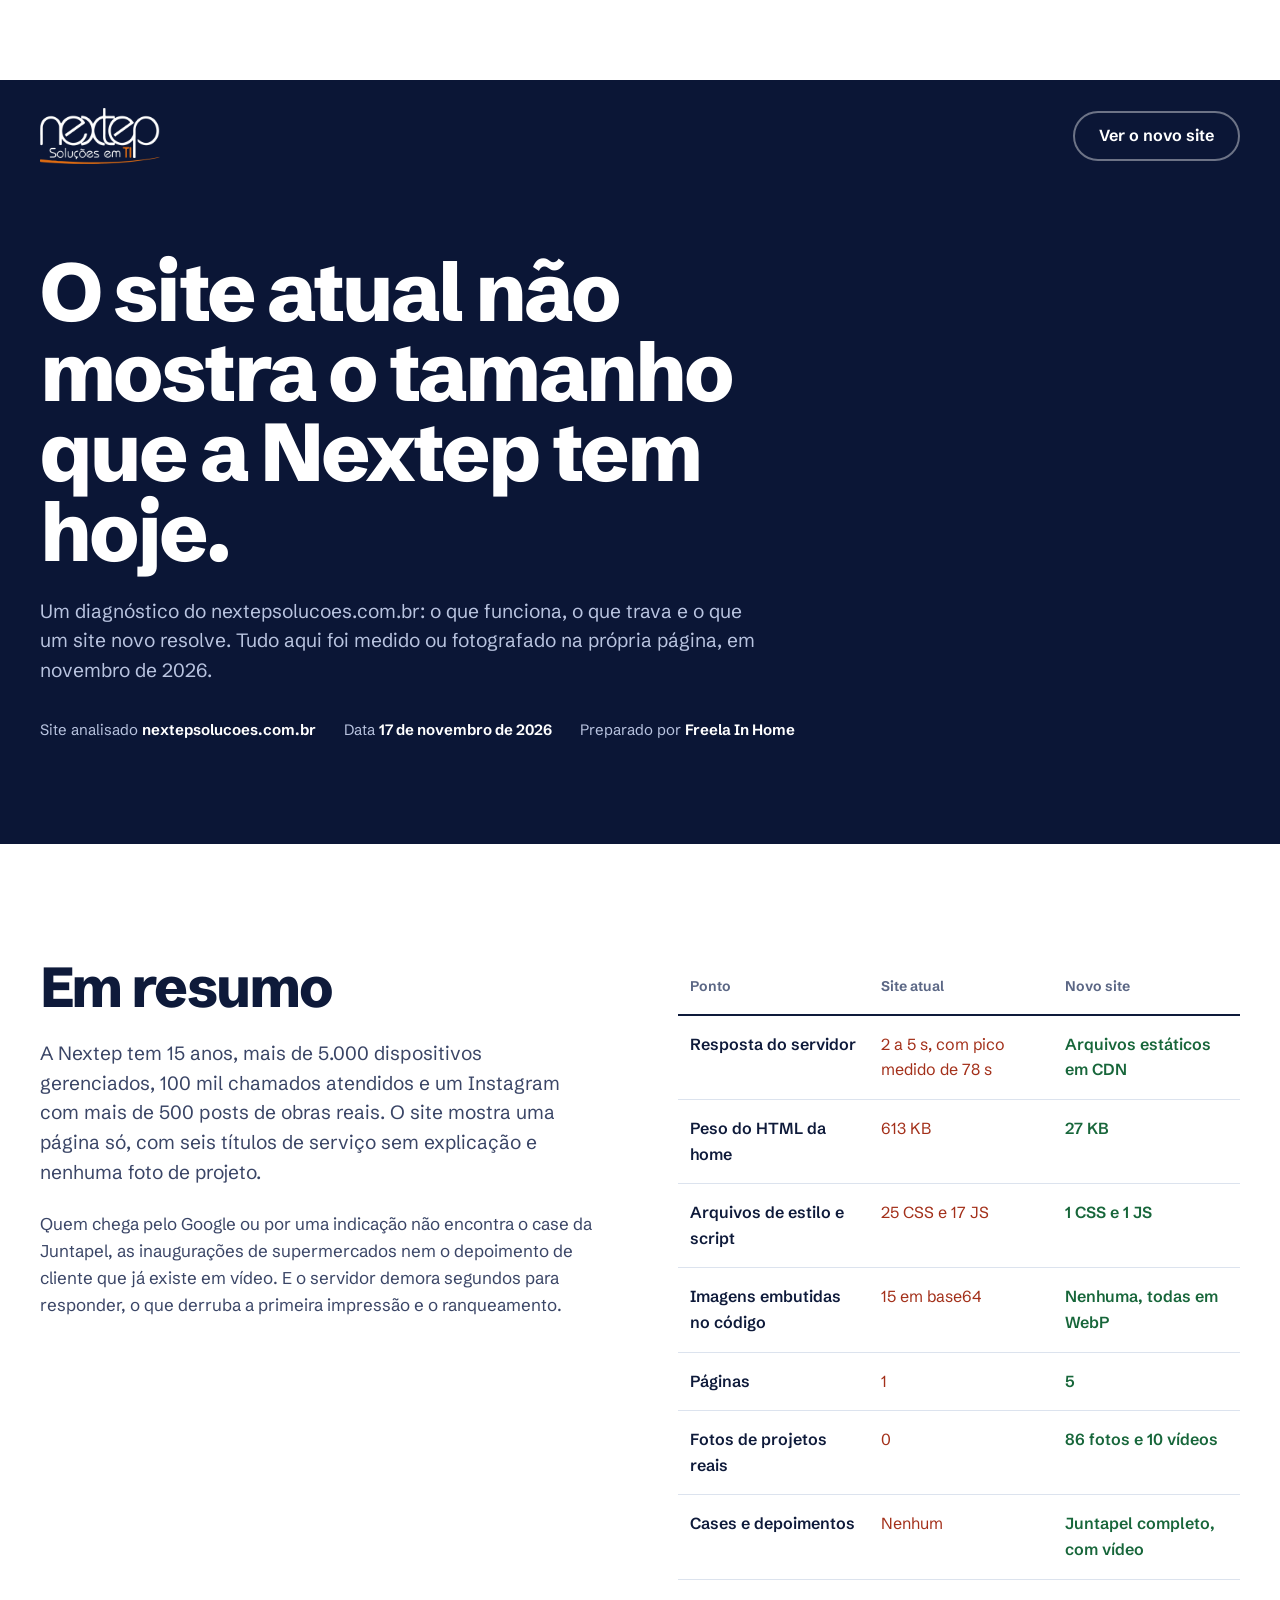
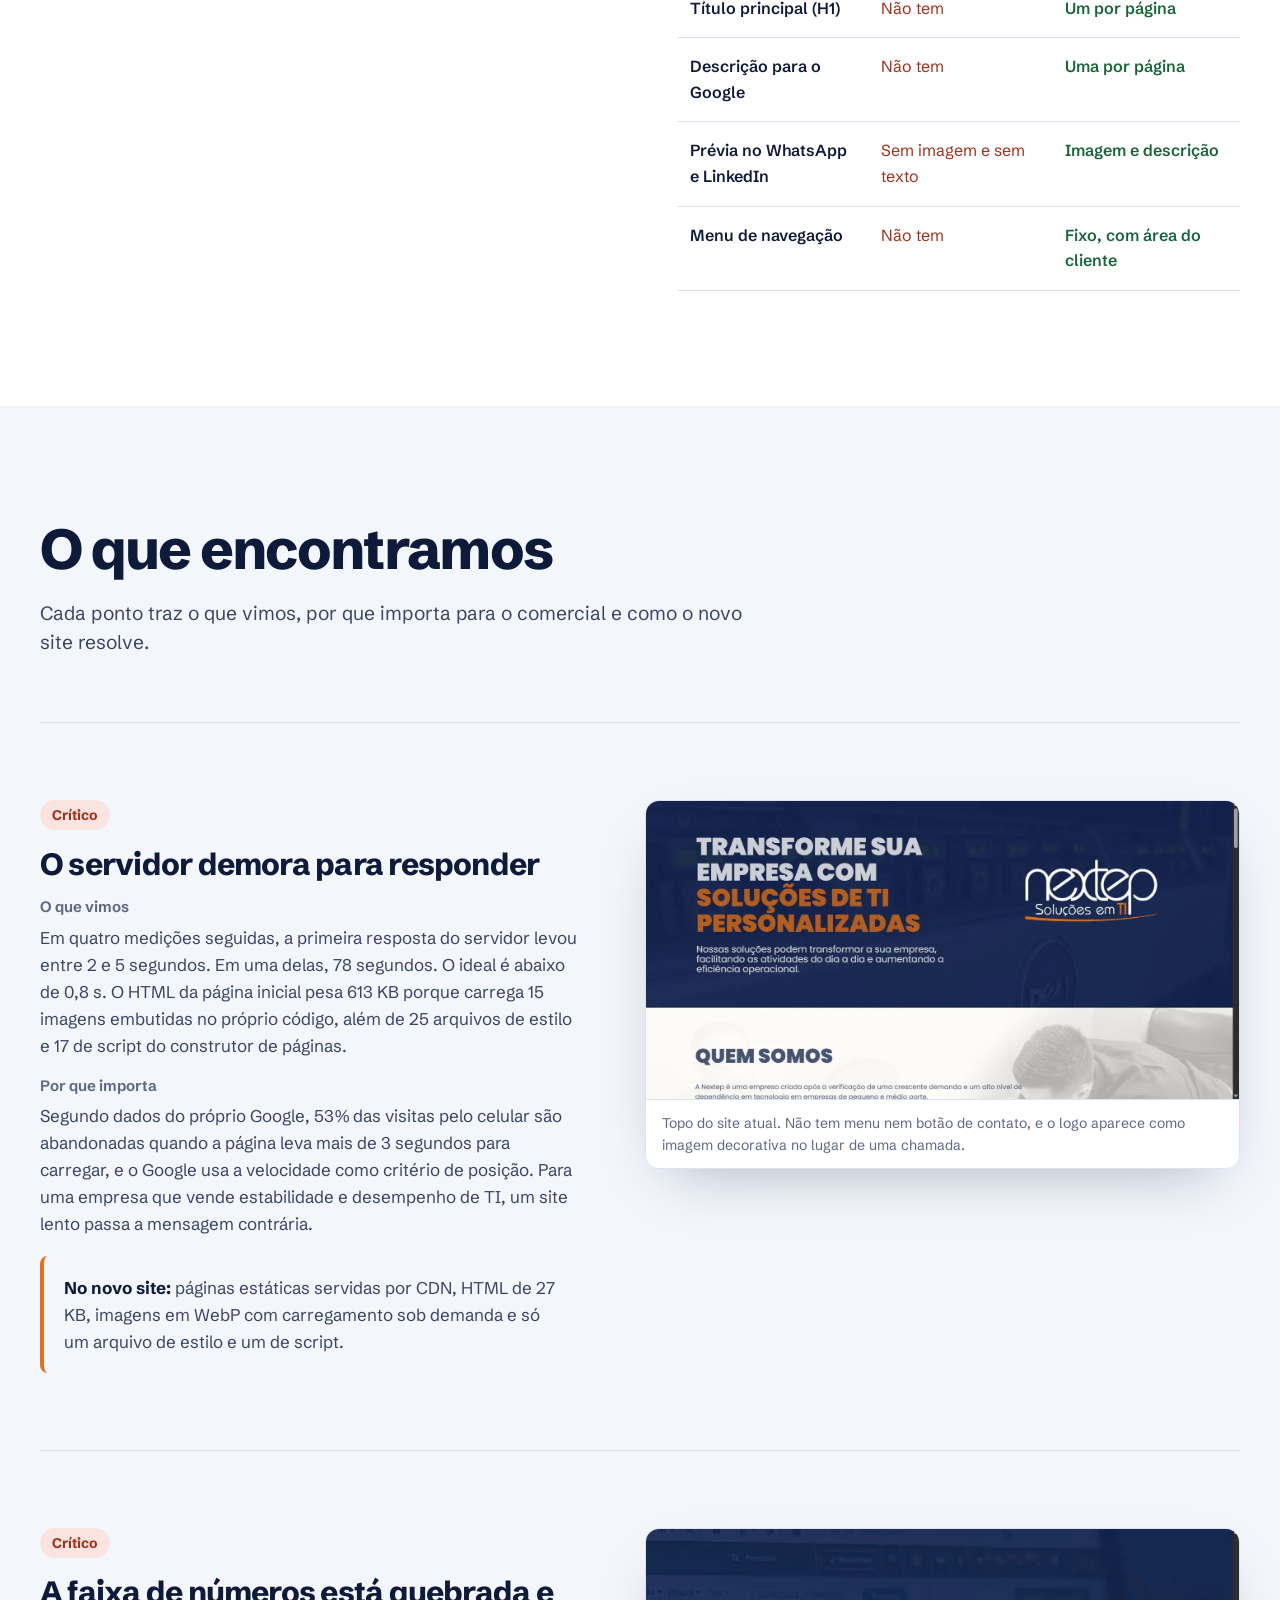
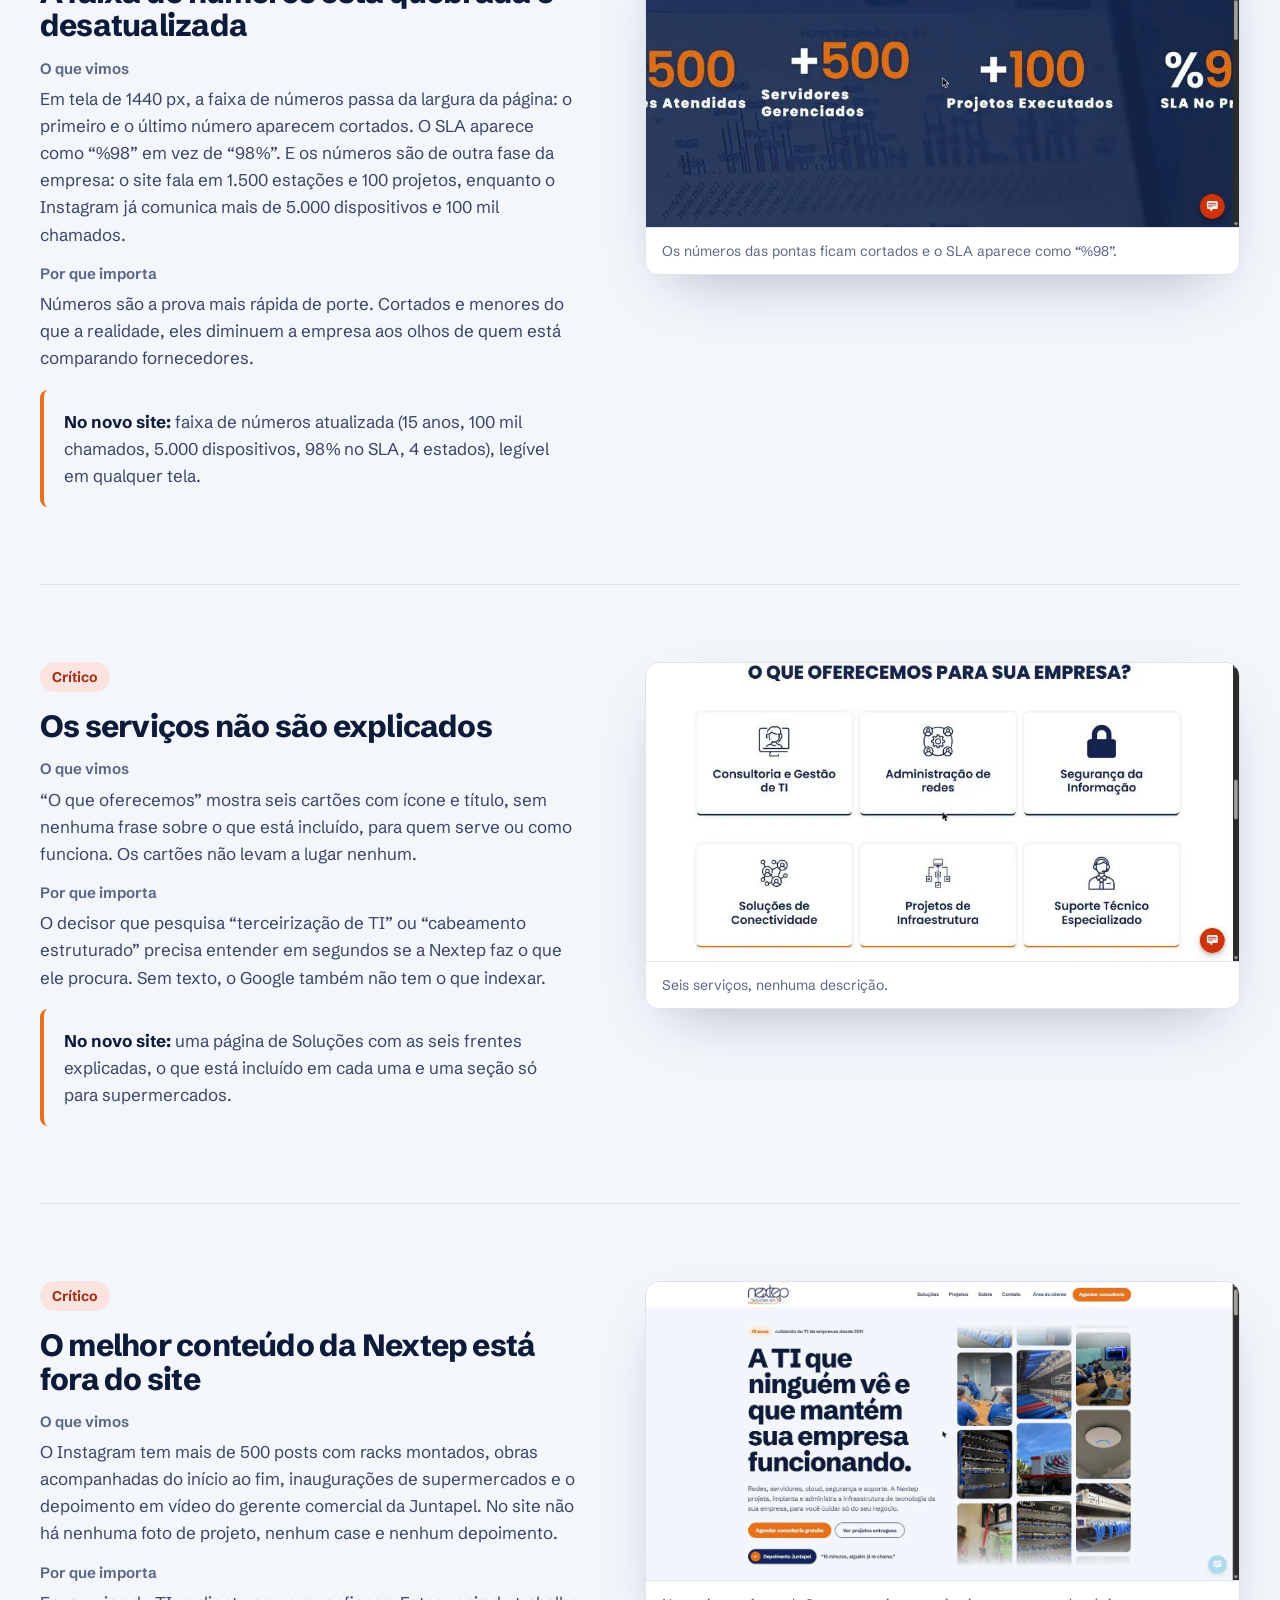
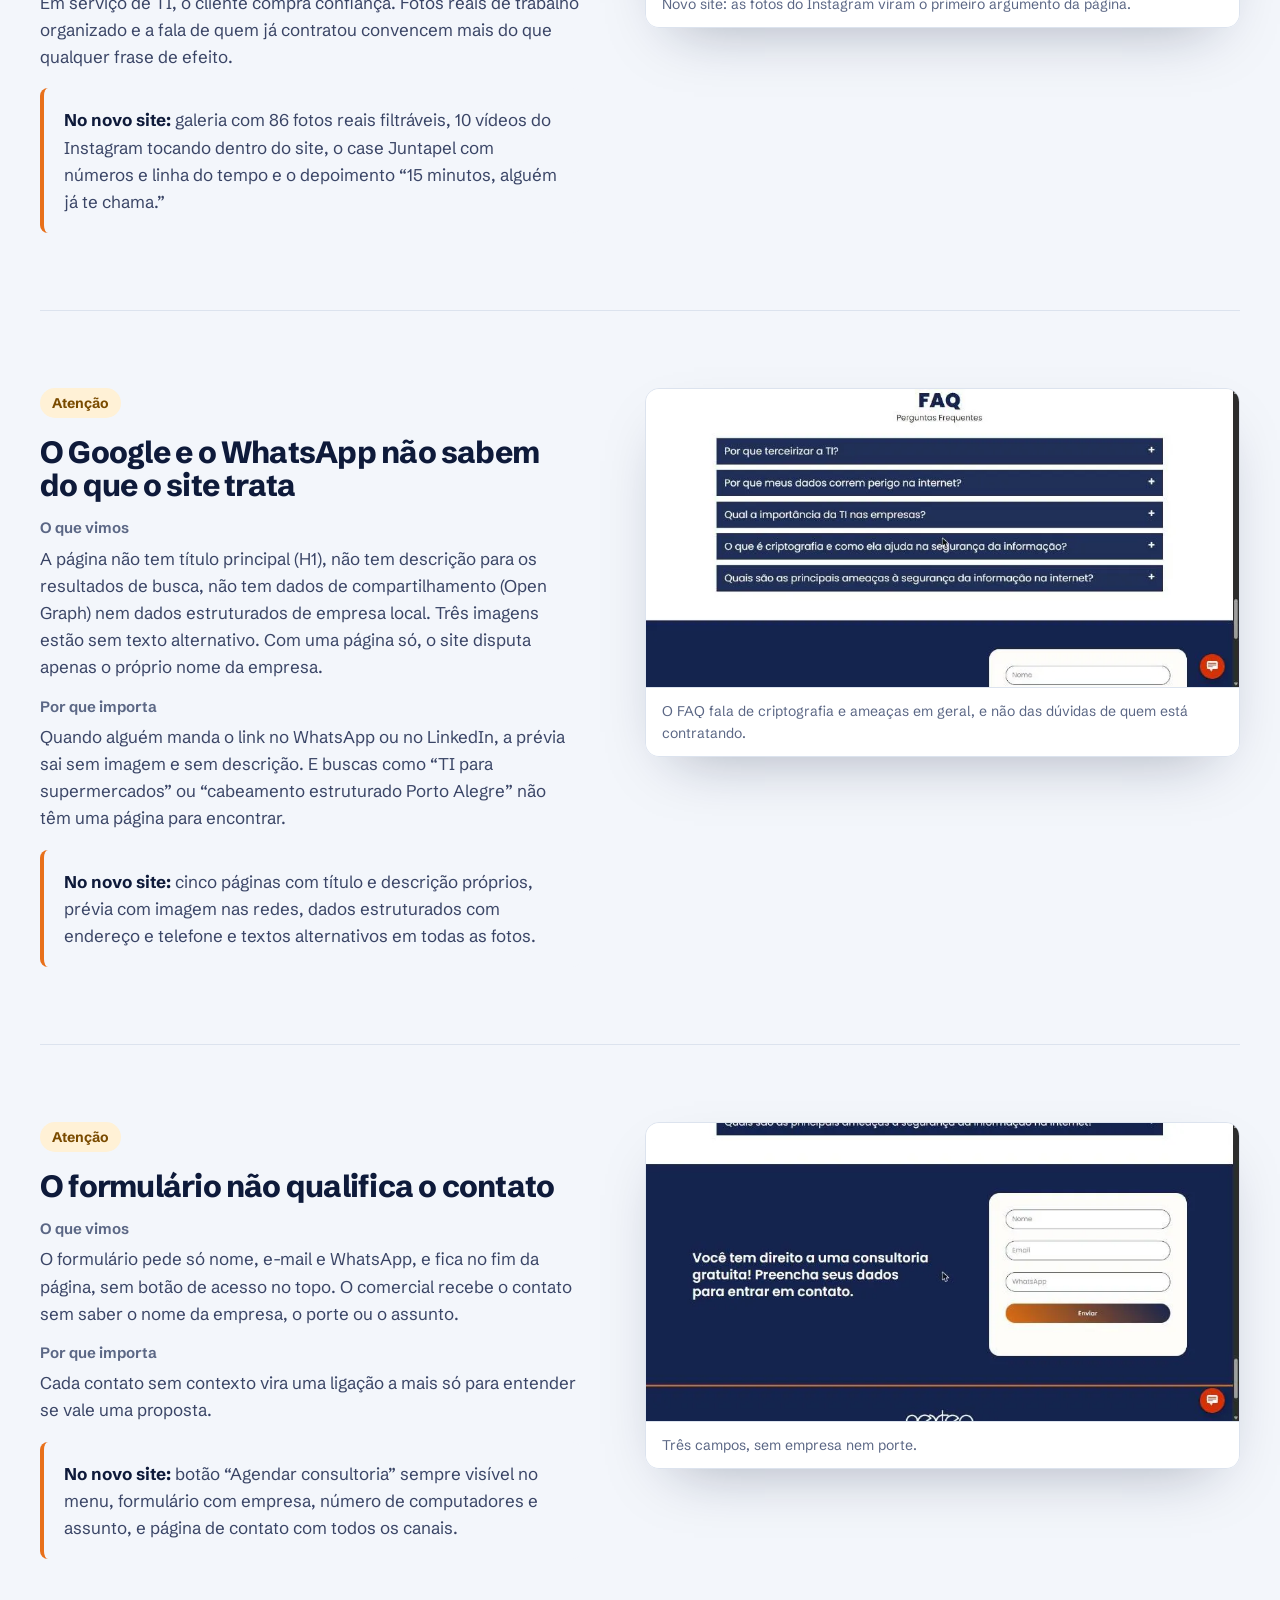
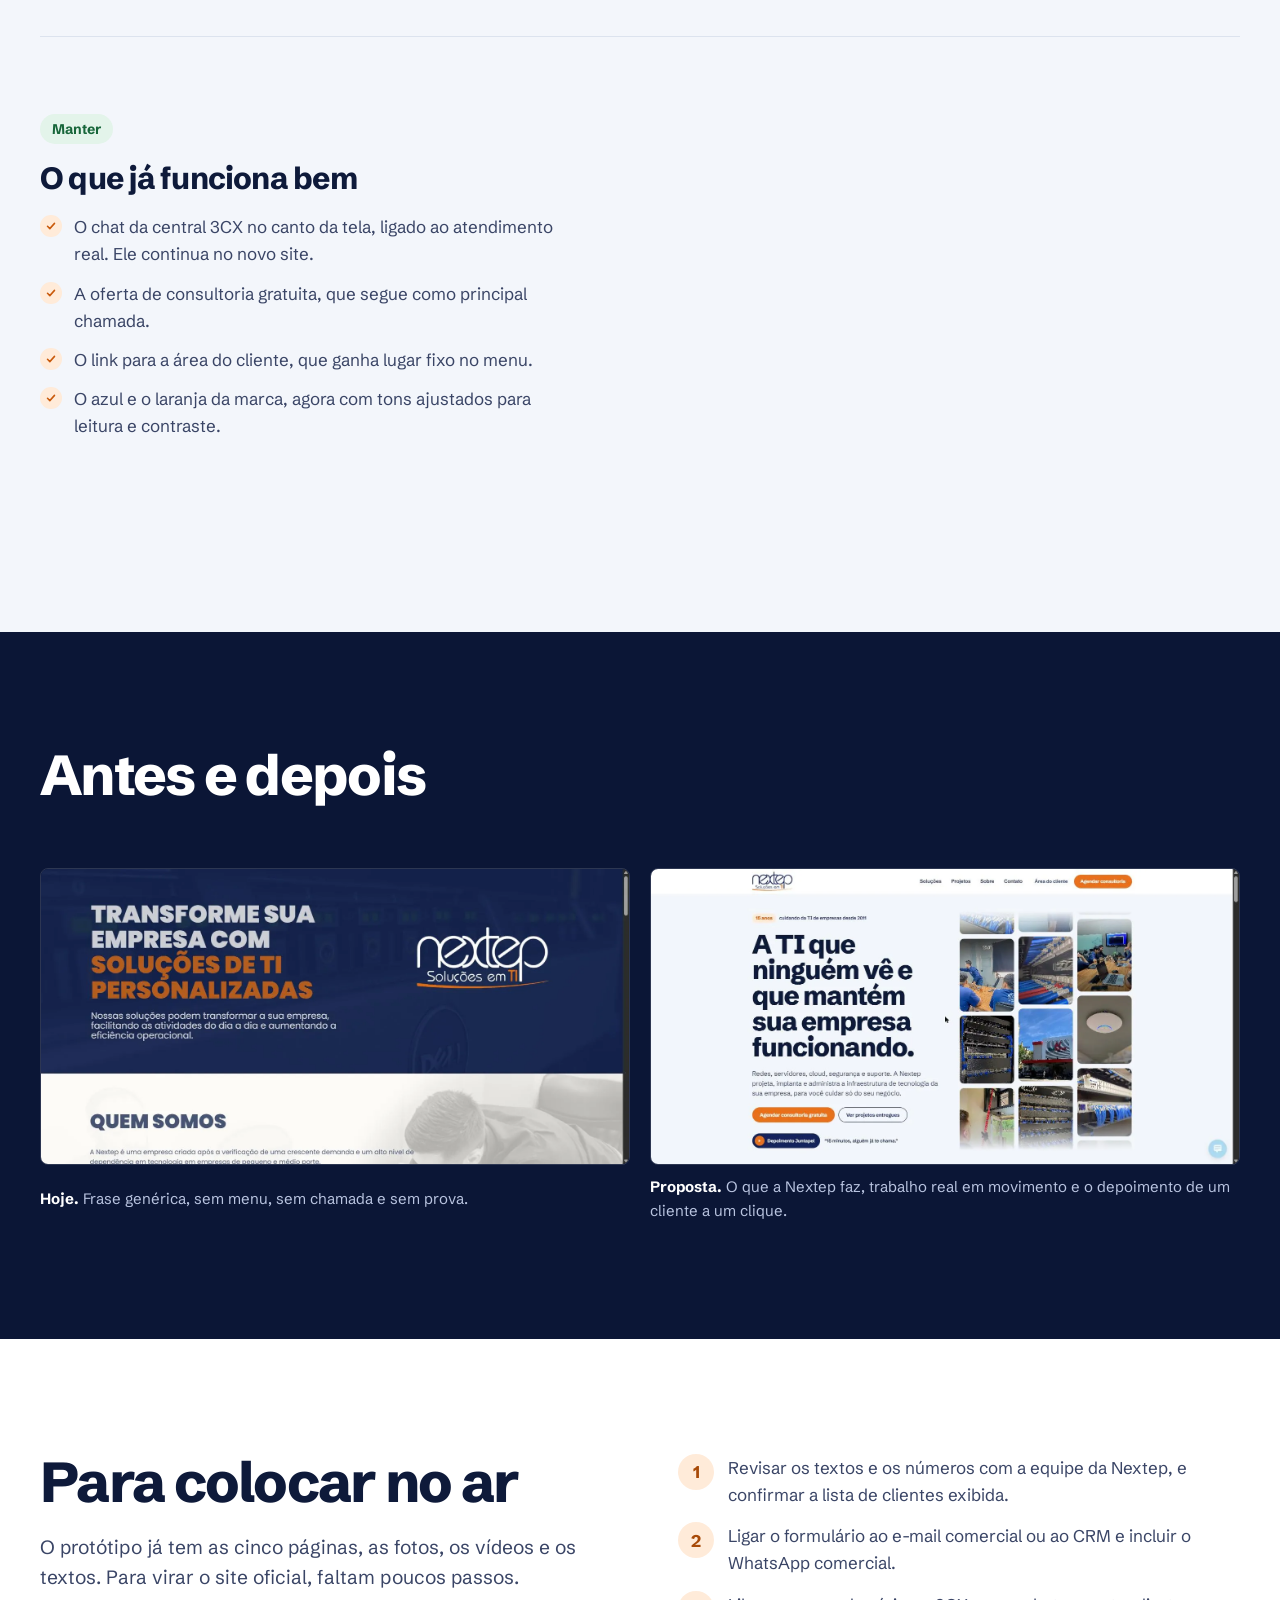
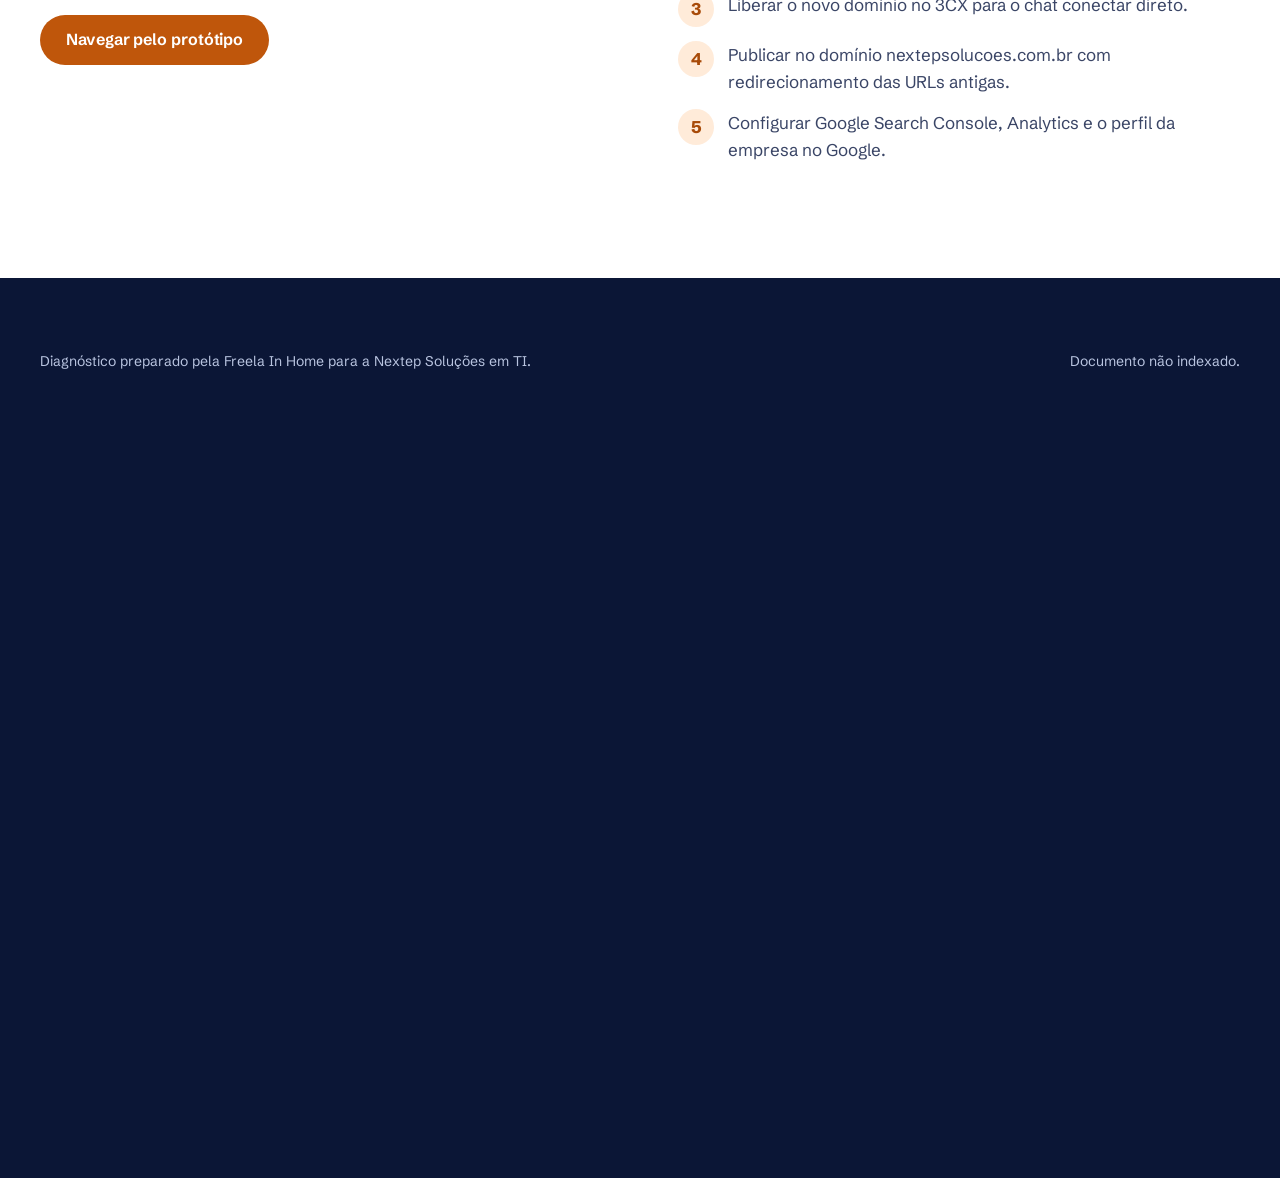
<file: public/auditoria.html>
<!doctype html>
<html lang="pt-BR">
<head>
<meta charset="utf-8">
<meta name="viewport" content="width=device-width, initial-scale=1">
<title>Diagnóstico do site atual | Nextep Soluções em TI</title>
<meta name="description" content="Diagnóstico do site nextepsolucoes.com.br: desempenho, conteúdo, SEO e conversão, com o que o novo site resolve.">
<meta name="robots" content="noindex, nofollow">
<meta property="og:title" content="Diagnóstico do site atual da Nextep">
<meta property="og:description" content="O que o site atual mostra hoje, o que ele deixa de mostrar e o que o novo site resolve.">
<meta property="og:image" content="assets/img/og.jpg">
<link rel="icon" type="image/png" href="assets/img/logo/favicon.png">
<link rel="preconnect" href="https://fonts.googleapis.com">
<link rel="preconnect" href="https://fonts.gstatic.com" crossorigin>
<link href="https://fonts.googleapis.com/css2?family=Schibsted+Grotesk:ital,wght@0,400..900;1,400..700&display=swap" rel="stylesheet">
<link rel="stylesheet" href="assets/css/site.css?v=2">
<style>
  .aud-topo { background: var(--navy-deep); color: var(--claro-sobre-navy); padding: 28px 0 clamp(56px, 8vw, 104px); }
  .aud-topo__barra { display: flex; justify-content: space-between; align-items: center; gap: 16px; flex-wrap: wrap; margin-bottom: clamp(48px, 7vw, 88px); font-size: 15px; }
  .aud-topo__barra img { width: 120px; }
  .aud-topo h1 { color: #fff; max-width: 16ch; }
  .aud-topo .lead { color: var(--claro-sobre-navy); margin-top: 24px; }
  .aud-meta { display: flex; flex-wrap: wrap; gap: 10px 28px; margin-top: 32px; font-size: 15px; }
  .aud-meta b { color: #fff; font-weight: 650; }

  .comparo { width: 100%; border-collapse: collapse; font-size: 16px; }
  .comparo th, .comparo td { text-align: left; padding: 16px 12px; border-bottom: 1px solid var(--linha); vertical-align: top; }
  .comparo thead th { font-size: 14px; color: var(--mudo); font-weight: 650; border-bottom: 2px solid var(--tinta); }
  .comparo td:first-child { color: var(--tinta); font-weight: 600; width: 34%; }
  .comparo td:nth-child(2) { color: #A3301A; }
  .comparo td:nth-child(3) { color: #17663A; font-weight: 600; }
  .tabela-rola { overflow-x: auto; }

  .achado { display: grid; grid-template-columns: minmax(0, 1fr) minmax(0, 1.1fr); gap: clamp(32px, 5vw, 72px); align-items: start; padding: clamp(48px, 6vw, 80px) 0; border-top: 1px solid var(--linha); }
  .achado__txt { display: grid; gap: 18px; }
  .achado__txt h3 { font-size: clamp(24px, 2.4vw, 32px); }
  .achado__txt h4 { font-size: 15px; color: var(--mudo); font-weight: 650; letter-spacing: 0; margin-bottom: -10px; }
  .achado__img { border-radius: var(--raio); overflow: hidden; border: 1px solid var(--linha); box-shadow: var(--sombra); }
  .achado__img figcaption { font-size: 14px; color: var(--mudo); padding: 12px 16px; background: #fff; border-top: 1px solid var(--linha); }
  .grau { display: inline-flex; align-items: center; gap: 8px; font-size: 14px; font-weight: 700; padding: 4px 12px; border-radius: 999px; justify-self: start; }
  .grau--critico { background: #FBE4DF; color: #A3301A; }
  .grau--atencao { background: #FFF1D6; color: #7A4B00; }
  .grau--ok { background: #E3F4EA; color: #17663A; }
  .resolve { background: var(--fundo); border-radius: var(--raio-p); padding: 18px 20px; border-left: 4px solid var(--laranja); }
  .resolve b { color: var(--tinta); }

  .lista-num { display: grid; gap: 14px; counter-reset: n; }
  .lista-num li { display: grid; grid-template-columns: 36px 1fr; gap: 14px; align-items: start; }
  .lista-num li::before { counter-increment: n; content: counter(n); width: 36px; height: 36px; border-radius: 50%; background: var(--laranja-suave); color: var(--laranja-forte); font-weight: 750; display: grid; place-items: center; }
  .sec--navy .lista-num li { color: #E4E9F5; }

  .antes-depois { display: grid; grid-template-columns: 1fr 1fr; gap: 20px; }
  .antes-depois figure { display: grid; gap: 10px; }
  .antes-depois img { border-radius: var(--raio-p); border: 1px solid var(--linha-escura); }
  .antes-depois figcaption { font-size: 15px; color: var(--claro-sobre-navy); }
  .antes-depois figcaption b { color: #fff; }

  @media (max-width: 900px) {
    .achado, .antes-depois { grid-template-columns: minmax(0, 1fr); }
  }
  @media print {
    .aud-topo, .sec--navy { -webkit-print-color-adjust: exact; print-color-adjust: exact; }
    .achado { break-inside: avoid; }
  }
</style>
</head>
<body>
<header class="aud-topo">
  <div class="wrap">
    <div class="aud-topo__barra">
      <img src="assets/img/logo/logo-branco.png" alt="Nextep Soluções em TI" width="120" height="56">
      <a class="btn btn--linha-clara" href="./">Ver o novo site</a>
    </div>
    <h1 class="t-xl">O site atual não mostra o tamanho que a Nextep tem hoje.</h1>
    <p class="lead">Um diagnóstico do nextepsolucoes.com.br: o que funciona, o que trava e o que um site novo resolve. Tudo aqui foi medido ou fotografado na própria página, em novembro de 2026.</p>
    <div class="aud-meta">
      <span>Site analisado <b>nextepsolucoes.com.br</b></span>
      <span>Data <b>17 de novembro de 2026</b></span>
      <span>Preparado por <b>Freela In Home</b></span>
    </div>
  </div>
</header>

<main id="conteudo">
<section class="sec">
  <div class="wrap duas">
    <div class="pilha">
      <h2 class="t-l">Em resumo</h2>
      <p class="lead">A Nextep tem 15 anos, mais de 5.000 dispositivos gerenciados, 100 mil chamados atendidos e um Instagram com mais de 500 posts de obras reais. O site mostra uma página só, com seis títulos de serviço sem explicação e nenhuma foto de projeto.</p>
      <p>Quem chega pelo Google ou por uma indicação não encontra o case da Juntapel, as inaugurações de supermercados nem o depoimento de cliente que já existe em vídeo. E o servidor demora segundos para responder, o que derruba a primeira impressão e o ranqueamento.</p>
    </div>
    <div class="tabela-rola">
      <table class="comparo">
        <thead><tr><th scope="col">Ponto</th><th scope="col">Site atual</th><th scope="col">Novo site</th></tr></thead>
        <tbody>
          <tr><td>Resposta do servidor</td><td>2 a 5 s, com pico medido de 78 s</td><td>Arquivos estáticos em CDN</td></tr>
          <tr><td>Peso do HTML da home</td><td>613 KB</td><td>27 KB</td></tr>
          <tr><td>Arquivos de estilo e script</td><td>25 CSS e 17 JS</td><td>1 CSS e 1 JS</td></tr>
          <tr><td>Imagens embutidas no código</td><td>15 em base64</td><td>Nenhuma, todas em WebP</td></tr>
          <tr><td>Páginas</td><td>1</td><td>5</td></tr>
          <tr><td>Fotos de projetos reais</td><td>0</td><td>86 fotos e 10 vídeos</td></tr>
          <tr><td>Cases e depoimentos</td><td>Nenhum</td><td>Juntapel completo, com vídeo</td></tr>
          <tr><td>Título principal (H1)</td><td>Não tem</td><td>Um por página</td></tr>
          <tr><td>Descrição para o Google</td><td>Não tem</td><td>Uma por página</td></tr>
          <tr><td>Prévia no WhatsApp e LinkedIn</td><td>Sem imagem e sem texto</td><td>Imagem e descrição</td></tr>
          <tr><td>Menu de navegação</td><td>Não tem</td><td>Fixo, com área do cliente</td></tr>
        </tbody>
      </table>
    </div>
  </div>
</section>

<section class="sec sec--fundo sec--colado" style="padding-top: var(--sec);">
  <div class="wrap">
    <div class="cab">
      <h2 class="t-l">O que encontramos</h2>
      <p class="lead">Cada ponto traz o que vimos, por que importa para o comercial e como o novo site resolve.</p>
    </div>

    <article class="achado">
      <div class="achado__txt">
        <span class="grau grau--critico">Crítico</span>
        <h3>O servidor demora para responder</h3>
        <h4>O que vimos</h4>
        <p>Em quatro medições seguidas, a primeira resposta do servidor levou entre 2 e 5 segundos. Em uma delas, 78 segundos. O ideal é abaixo de 0,8 s. O HTML da página inicial pesa 613 KB porque carrega 15 imagens embutidas no próprio código, além de 25 arquivos de estilo e 17 de script do construtor de páginas.</p>
        <h4>Por que importa</h4>
        <p>Segundo dados do próprio Google, 53% das visitas pelo celular são abandonadas quando a página leva mais de 3 segundos para carregar, e o Google usa a velocidade como critério de posição. Para uma empresa que vende estabilidade e desempenho de TI, um site lento passa a mensagem contrária.</p>
        <div class="resolve"><b>No novo site:</b> páginas estáticas servidas por CDN, HTML de 27 KB, imagens em WebP com carregamento sob demanda e só um arquivo de estilo e um de script.</div>
      </div>
      <figure class="achado__img"><img src="assets/img/auditoria/atual-hero.webp" alt="Topo do site atual da Nextep" loading="lazy" width="1440" height="723"><figcaption>Topo do site atual. Não tem menu nem botão de contato, e o logo aparece como imagem decorativa no lugar de uma chamada.</figcaption></figure>
    </article>

    <article class="achado">
      <div class="achado__txt">
        <span class="grau grau--critico">Crítico</span>
        <h3>A faixa de números está quebrada e desatualizada</h3>
        <h4>O que vimos</h4>
        <p>Em tela de 1440 px, a faixa de números passa da largura da página: o primeiro e o último número aparecem cortados. O SLA aparece como “%98” em vez de “98%”. E os números são de outra fase da empresa: o site fala em 1.500 estações e 100 projetos, enquanto o Instagram já comunica mais de 5.000 dispositivos e 100 mil chamados.</p>
        <h4>Por que importa</h4>
        <p>Números são a prova mais rápida de porte. Cortados e menores do que a realidade, eles diminuem a empresa aos olhos de quem está comparando fornecedores.</p>
        <div class="resolve"><b>No novo site:</b> faixa de números atualizada (15 anos, 100 mil chamados, 5.000 dispositivos, 98% no SLA, 4 estados), legível em qualquer tela.</div>
      </div>
      <figure class="achado__img"><img src="assets/img/auditoria/atual-numeros.webp" alt="Faixa de números do site atual cortada nas laterais" loading="lazy" width="864" height="434"><figcaption>Os números das pontas ficam cortados e o SLA aparece como “%98”.</figcaption></figure>
    </article>

    <article class="achado">
      <div class="achado__txt">
        <span class="grau grau--critico">Crítico</span>
        <h3>Os serviços não são explicados</h3>
        <h4>O que vimos</h4>
        <p>“O que oferecemos” mostra seis cartões com ícone e título, sem nenhuma frase sobre o que está incluído, para quem serve ou como funciona. Os cartões não levam a lugar nenhum.</p>
        <h4>Por que importa</h4>
        <p>O decisor que pesquisa “terceirização de TI” ou “cabeamento estruturado” precisa entender em segundos se a Nextep faz o que ele procura. Sem texto, o Google também não tem o que indexar.</p>
        <div class="resolve"><b>No novo site:</b> uma página de Soluções com as seis frentes explicadas, o que está incluído em cada uma e uma seção só para supermercados.</div>
      </div>
      <figure class="achado__img"><img src="assets/img/auditoria/atual-servicos.webp" alt="Cartões de serviços do site atual, só com ícone e título" loading="lazy" width="864" height="434"><figcaption>Seis serviços, nenhuma descrição.</figcaption></figure>
    </article>

    <article class="achado">
      <div class="achado__txt">
        <span class="grau grau--critico">Crítico</span>
        <h3>O melhor conteúdo da Nextep está fora do site</h3>
        <h4>O que vimos</h4>
        <p>O Instagram tem mais de 500 posts com racks montados, obras acompanhadas do início ao fim, inaugurações de supermercados e o depoimento em vídeo do gerente comercial da Juntapel. No site não há nenhuma foto de projeto, nenhum case e nenhum depoimento.</p>
        <h4>Por que importa</h4>
        <p>Em serviço de TI, o cliente compra confiança. Fotos reais de trabalho organizado e a fala de quem já contratou convencem mais do que qualquer frase de efeito.</p>
        <div class="resolve"><b>No novo site:</b> galeria com 86 fotos reais filtráveis, 10 vídeos do Instagram tocando dentro do site, o case Juntapel com números e linha do tempo e o depoimento “15 minutos, alguém já te chama.”</div>
      </div>
      <figure class="achado__img"><img src="assets/img/auditoria/novo-hero.webp" alt="Topo do novo site com mural de fotos reais" loading="lazy" width="1440" height="723"><figcaption>Novo site: as fotos do Instagram viram o primeiro argumento da página.</figcaption></figure>
    </article>

    <article class="achado">
      <div class="achado__txt">
        <span class="grau grau--atencao">Atenção</span>
        <h3>O Google e o WhatsApp não sabem do que o site trata</h3>
        <h4>O que vimos</h4>
        <p>A página não tem título principal (H1), não tem descrição para os resultados de busca, não tem dados de compartilhamento (Open Graph) nem dados estruturados de empresa local. Três imagens estão sem texto alternativo. Com uma página só, o site disputa apenas o próprio nome da empresa.</p>
        <h4>Por que importa</h4>
        <p>Quando alguém manda o link no WhatsApp ou no LinkedIn, a prévia sai sem imagem e sem descrição. E buscas como “TI para supermercados” ou “cabeamento estruturado Porto Alegre” não têm uma página para encontrar.</p>
        <div class="resolve"><b>No novo site:</b> cinco páginas com título e descrição próprios, prévia com imagem nas redes, dados estruturados com endereço e telefone e textos alternativos em todas as fotos.</div>
      </div>
      <figure class="achado__img"><img src="assets/img/auditoria/atual-faq.webp" alt="FAQ do site atual com perguntas genéricas" loading="lazy" width="864" height="434"><figcaption>O FAQ fala de criptografia e ameaças em geral, e não das dúvidas de quem está contratando.</figcaption></figure>
    </article>

    <article class="achado">
      <div class="achado__txt">
        <span class="grau grau--atencao">Atenção</span>
        <h3>O formulário não qualifica o contato</h3>
        <h4>O que vimos</h4>
        <p>O formulário pede só nome, e-mail e WhatsApp, e fica no fim da página, sem botão de acesso no topo. O comercial recebe o contato sem saber o nome da empresa, o porte ou o assunto.</p>
        <h4>Por que importa</h4>
        <p>Cada contato sem contexto vira uma ligação a mais só para entender se vale uma proposta.</p>
        <div class="resolve"><b>No novo site:</b> botão “Agendar consultoria” sempre visível no menu, formulário com empresa, número de computadores e assunto, e página de contato com todos os canais.</div>
      </div>
      <figure class="achado__img"><img src="assets/img/auditoria/atual-form.webp" alt="Formulário do site atual com três campos" loading="lazy" width="864" height="434"><figcaption>Três campos, sem empresa nem porte.</figcaption></figure>
    </article>

    <article class="achado">
      <div class="achado__txt">
        <span class="grau grau--ok">Manter</span>
        <h3>O que já funciona bem</h3>
        <ul class="lista-check">
          <li>O chat da central 3CX no canto da tela, ligado ao atendimento real. Ele continua no novo site.</li>
          <li>A oferta de consultoria gratuita, que segue como principal chamada.</li>
          <li>O link para a área do cliente, que ganha lugar fixo no menu.</li>
          <li>O azul e o laranja da marca, agora com tons ajustados para leitura e contraste.</li>
        </ul>
      </div>
    </article>
  </div>
</section>

<section class="sec sec--navy">
  <div class="wrap">
    <div class="cab"><h2 class="t-l">Antes e depois</h2></div>
    <div class="antes-depois">
      <figure><img src="assets/img/auditoria/atual-hero.webp" alt="Topo do site atual" loading="lazy" width="1440" height="723"><figcaption><b>Hoje.</b> Frase genérica, sem menu, sem chamada e sem prova.</figcaption></figure>
      <figure><img src="assets/img/auditoria/novo-hero.webp" alt="Topo do novo site" loading="lazy" width="1440" height="723"><figcaption><b>Proposta.</b> O que a Nextep faz, trabalho real em movimento e o depoimento de um cliente a um clique.</figcaption></figure>
    </div>
  </div>
</section>

<section class="sec">
  <div class="wrap duas">
    <div class="pilha">
      <h2 class="t-l">Para colocar no ar</h2>
      <p class="lead">O protótipo já tem as cinco páginas, as fotos, os vídeos e os textos. Para virar o site oficial, faltam poucos passos.</p>
      <div class="acoes"><a class="btn btn--laranja" href="./">Navegar pelo protótipo</a></div>
    </div>
    <ol class="lista-num">
      <li>Revisar os textos e os números com a equipe da Nextep, e confirmar a lista de clientes exibida.</li>
      <li>Ligar o formulário ao e-mail comercial ou ao CRM e incluir o WhatsApp comercial.</li>
      <li>Liberar o novo domínio no 3CX para o chat conectar direto.</li>
      <li>Publicar no domínio nextepsolucoes.com.br com redirecionamento das URLs antigas.</li>
      <li>Configurar Google Search Console, Analytics e o perfil da empresa no Google.</li>
    </ol>
  </div>
</section>
</main>

<footer class="rodape" style="padding-top: 48px;">
  <div class="wrap rodape__base" style="border-top: 0; padding-bottom: 48px;">
    <p>Diagnóstico preparado pela Freela In Home para a Nextep Soluções em TI.</p>
    <p>Documento não indexado.</p>
  </div>
</footer>
</body>
</html>
</file>
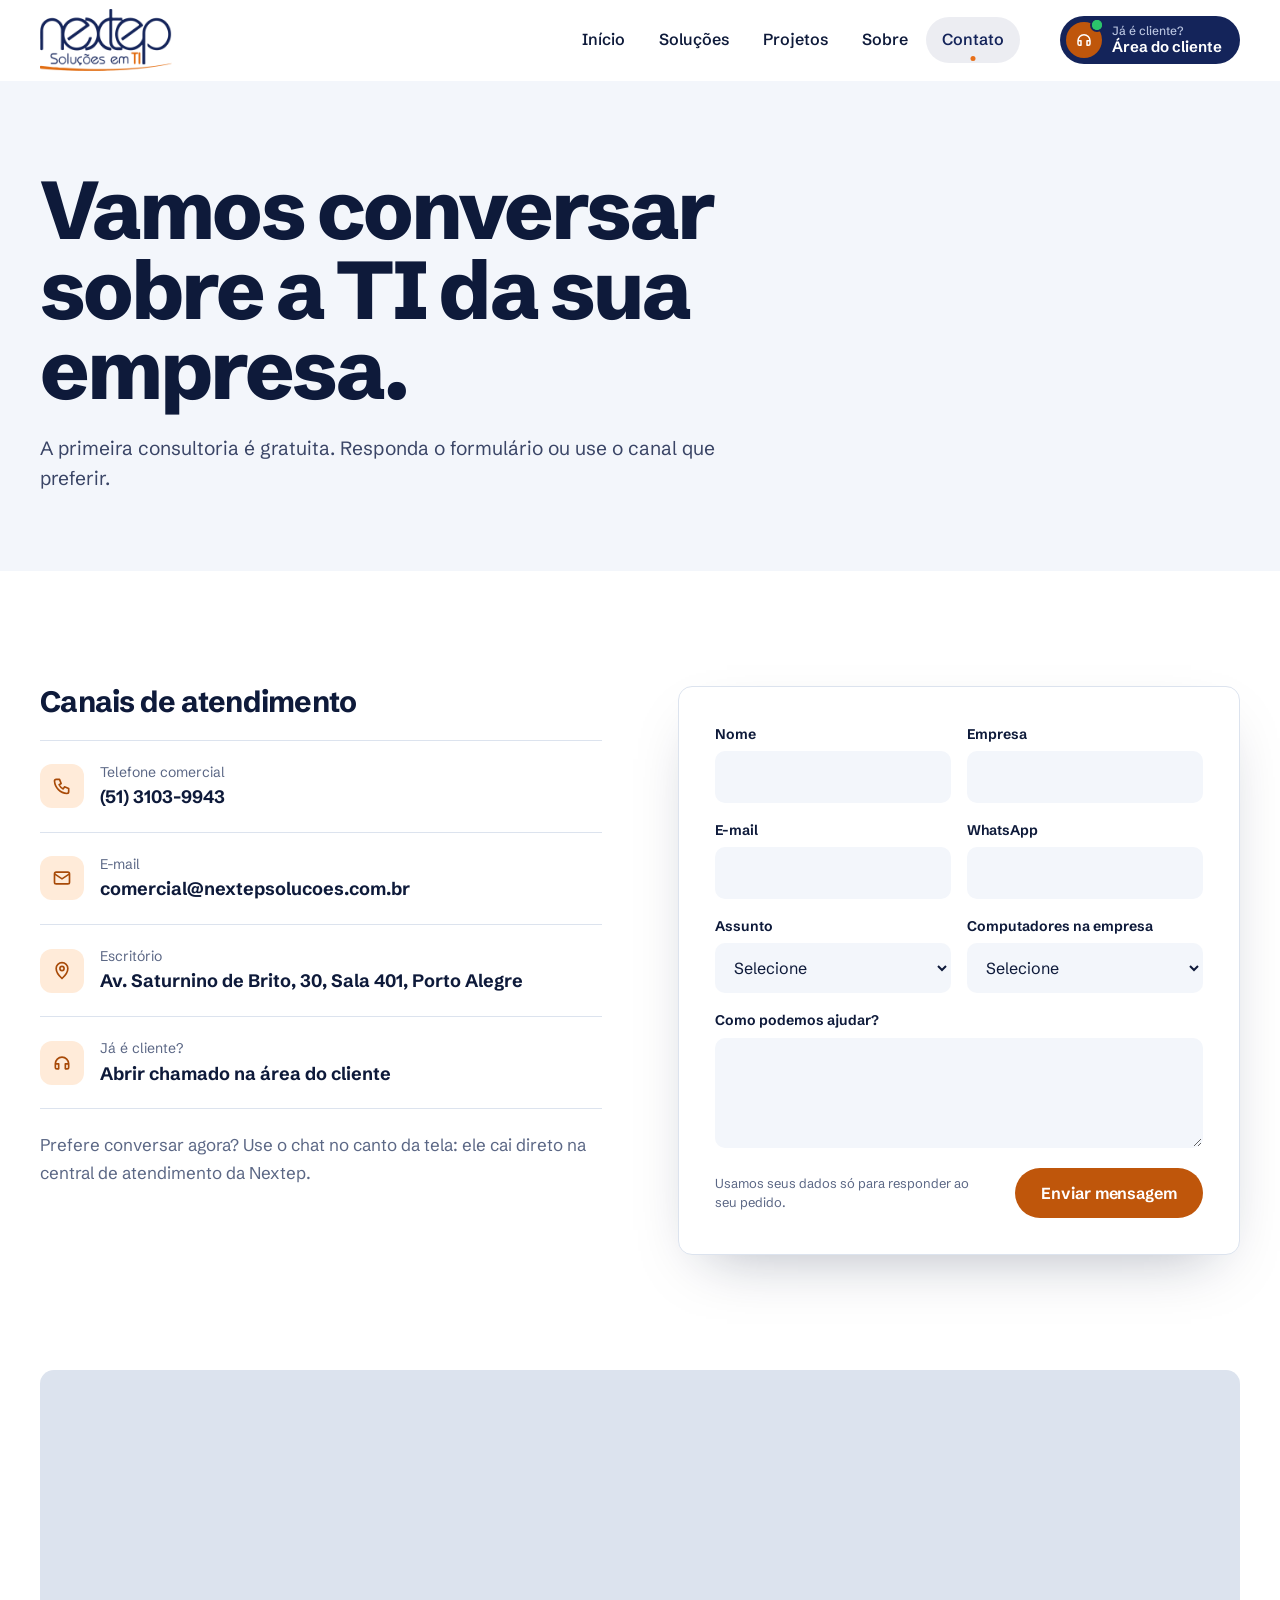
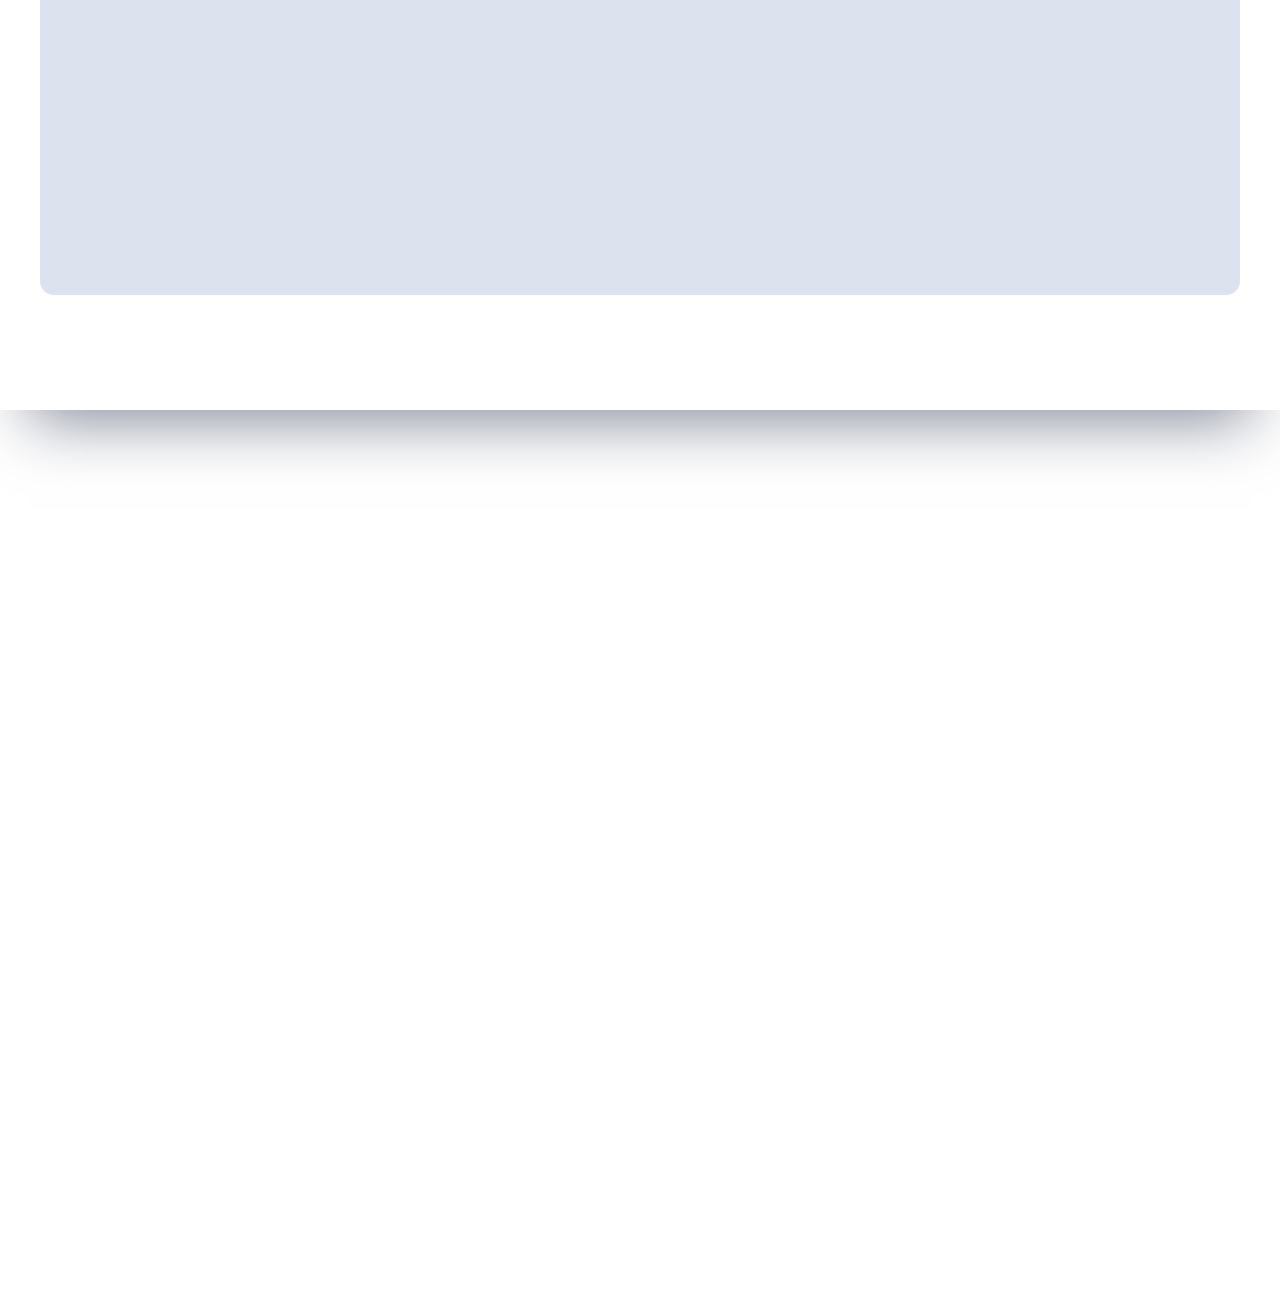
<file: public/contato.html>
<!doctype html>
<html lang="pt-BR">
<head>
<meta charset="utf-8">
<meta name="viewport" content="width=device-width, initial-scale=1">
<title>Contato | Nextep Soluções em TI, Porto Alegre</title>
<meta name="description" content="Agende uma consultoria gratuita com a Nextep. Telefone (51) 3103-9943, comercial@nextepsolucoes.com.br, Av. Saturnino de Brito 30, Porto Alegre.">
<meta name="robots" content="noindex, nofollow">
<link rel="canonical" href="https://nextepsolucoes.com.br/contato">
<meta property="og:type" content="website">
<meta property="og:locale" content="pt_BR">
<meta property="og:site_name" content="Nextep Soluções em TI">
<meta property="og:title" content="Contato | Nextep Soluções em TI, Porto Alegre">
<meta property="og:description" content="Agende uma consultoria gratuita com a Nextep. Telefone (51) 3103-9943, comercial@nextepsolucoes.com.br, Av. Saturnino de Brito 30, Porto Alegre.">
<meta property="og:image" content="assets/img/og.jpg">
<meta name="theme-color" content="#14245A">
<link rel="icon" type="image/png" href="assets/img/logo/favicon.png">
<link rel="preconnect" href="https://fonts.googleapis.com">
<link rel="preconnect" href="https://fonts.gstatic.com" crossorigin>
<link href="https://fonts.googleapis.com/css2?family=Schibsted+Grotesk:ital,wght@0,400..900;1,400..700&display=swap" rel="stylesheet">
<link rel="stylesheet" href="assets/css/site.css?v=1795096011">
<script type="application/ld+json">{"@context":"https://schema.org","@type":"LocalBusiness","name":"Nextep Soluções em TI","url":"https://nextepsolucoes.com.br/","telephone":"+55 51 3103-9943","email":"comercial@nextepsolucoes.com.br","foundingDate":"2011-11-11","address":{"@type":"PostalAddress","streetAddress":"Av. Saturnino de Brito, 30, Sala 401","addressLocality":"Porto Alegre","addressRegion":"RS","addressCountry":"BR"},"sameAs":["https://www.instagram.com/nextepsolucoes/","https://www.linkedin.com/company/nextepsolucoes/"]}</script>
<script src="assets/js/site.js?v=1795096011" defer></script>

</head>
<body data-page="contato">
<a class="skip" href="#conteudo">Pular para o conteúdo</a>
<header class="topo" data-topo>
  <div class="topo__in wrap">
    <a class="topo__logo" href="./" aria-label="Nextep Soluções em TI, página inicial">
      <img src="assets/img/logo/logo-navy.png" alt="Nextep Soluções em TI" width="160" height="74">
    </a>
    <nav class="menu" id="menu" aria-label="Principal">
      <ul class="menu__lista" data-menu-lista>
        <li><a href="./">Início</a></li>
        <li><a href="solucoes">Soluções</a></li>
        <li><a href="projetos">Projetos</a></li>
        <li><a href="sobre">Sobre</a></li>
        <li><a href="contato" aria-current="page">Contato</a></li>
        <li class="menu__pilula" aria-hidden="true"></li>
      </ul>
      <div class="menu__acoes">
        <a class="menu__cliente" href="https://nextep.suport.cloud/" target="_blank" rel="noopener">
          <i aria-hidden="true"><svg viewBox="0 0 24 24" width="18" height="18"><path d="M4 13a8 8 0 0116 0v4a2 2 0 01-2 2h-2v-6h4M4 13v4a2 2 0 002 2h2v-6H4" fill="none" stroke="currentColor" stroke-width="2" stroke-linejoin="round"/></svg></i>
          <span><small>Já é cliente?</small>Área do cliente</span>
          <b class="menu__online" aria-hidden="true"></b>
        </a>
      </div>
      <div class="menu__rodape">
        <a href="tel:+555131039943">(51) 3103-9943</a>
        <a href="mailto:comercial@nextepsolucoes.com.br">comercial@nextepsolucoes.com.br</a>
      </div>
    </nav>
    <button class="topo__burger" type="button" aria-expanded="false" aria-controls="menu" data-burger>
      <span></span><span></span><span class="sr">Abrir menu</span>
    </button>
  </div>
</header>

<main id="conteudo">
<section class="pagetopo">
  <div class="wrap">
    <div class="pagetopo__in">
      <h1 class="t-xl">Vamos conversar sobre a TI da sua empresa.</h1>
      <p class="lead">A primeira consultoria é gratuita. Responda o formulário ou use o canal que preferir.</p>
    </div>
  </div>
</section>

<section class="sec" id="consultoria">
  <div class="wrap duas">
    <div class="pilha">
      <h2 class="t-m">Canais de atendimento</h2>
      <div class="canais">
        <a class="canal" href="tel:+555131039943"><i><svg viewBox="0 0 24 24" width="20" height="20" aria-hidden="true"><path d="M5 4h4l2 5-2.5 1.5a11 11 0 005 5L15 13l5 2v4a2 2 0 01-2 2A16 16 0 013 6a2 2 0 012-2" fill="none" stroke="currentColor" stroke-width="2" stroke-linejoin="round"/></svg></i><span>Telefone comercial<b>(51) 3103-9943</b></span></a>
        <a class="canal" href="mailto:comercial@nextepsolucoes.com.br"><i><svg viewBox="0 0 24 24" width="20" height="20" aria-hidden="true"><rect x="3" y="5" width="18" height="14" rx="2" fill="none" stroke="currentColor" stroke-width="2"/><path d="M3 7l9 6 9-6" fill="none" stroke="currentColor" stroke-width="2"/></svg></i><span>E-mail<b>comercial@nextepsolucoes.com.br</b></span></a>
        <a class="canal" href="https://www.google.com/maps/search/?api=1&amp;query=Av.+Saturnino+de+Brito+30+Porto+Alegre" target="_blank" rel="noopener"><i><svg viewBox="0 0 24 24" width="20" height="20" aria-hidden="true"><path d="M12 21s-7-6.2-7-12a7 7 0 0114 0c0 5.8-7 12-7 12z" fill="none" stroke="currentColor" stroke-width="2"/><circle cx="12" cy="9" r="2.5" fill="none" stroke="currentColor" stroke-width="2"/></svg></i><span>Escritório<b>Av. Saturnino de Brito, 30, Sala 401, Porto Alegre</b></span></a>
        <a class="canal" href="https://nextep.suport.cloud/" target="_blank" rel="noopener"><i><svg viewBox="0 0 24 24" width="20" height="20" aria-hidden="true"><path d="M4 13a8 8 0 0116 0v4a2 2 0 01-2 2h-2v-6h4M4 13v4a2 2 0 002 2h2v-6H4" fill="none" stroke="currentColor" stroke-width="2" stroke-linejoin="round"/></svg></i><span>Já é cliente?<b>Abrir chamado na área do cliente</b></span></a>
      </div>
      <p class="mudo">Prefere conversar agora? Use o chat no canto da tela: ele cai direto na central de atendimento da Nextep.</p>
    </div>
    <form class="form form--solto" data-form novalidate>
      <div class="campo"><label for="c-nome">Nome</label><input id="c-nome" name="nome" autocomplete="name" required></div>
      <div class="campo"><label for="c-empresa">Empresa</label><input id="c-empresa" name="empresa" autocomplete="organization" required></div>
      <div class="campo"><label for="c-email">E-mail</label><input id="c-email" name="email" type="email" autocomplete="email" required></div>
      <div class="campo"><label for="c-fone">WhatsApp</label><input id="c-fone" name="whatsapp" type="tel" autocomplete="tel" inputmode="tel" pattern="\(\d{2}\) \d{4,5}-\d{4}" title="Número com DDD, por exemplo (51) 99999-9999" required></div>
      <div class="campo"><label for="c-assunto">Assunto</label>
        <select id="c-assunto" name="assunto" required>
          <option value="">Selecione</option><option>Consultoria gratuita</option><option>Terceirização da TI</option><option>Projeto de infraestrutura ou obra</option><option>TI para supermercado</option><option>Outro assunto</option>
        </select></div>
      <div class="campo"><label for="c-maquinas">Computadores na empresa</label>
        <select id="c-maquinas" name="maquinas">
          <option value="">Selecione</option><option>Até 10</option><option>De 11 a 50</option><option>De 51 a 200</option><option>Mais de 200</option>
        </select></div>
      <div class="campo campo--cheio"><label for="c-msg">Como podemos ajudar?</label><textarea id="c-msg" name="mensagem"></textarea></div>
      <div class="form__rodape">
        <p>Usamos seus dados só para responder ao seu pedido.</p>
        <button class="btn btn--laranja" type="submit">Enviar mensagem</button>
      </div>
      <p class="form__ok" role="status"></p>
    </form>
  </div>
</section>

<section class="sec sec--colado">
  <div class="wrap">
    <div class="mapa"><iframe title="Mapa do escritório da Nextep em Porto Alegre" src="https://www.google.com/maps?q=Av.+Saturnino+de+Brito+30,+Porto+Alegre,+RS&amp;output=embed" loading="lazy" referrerpolicy="no-referrer-when-downgrade"></iframe></div>
  </div>
</section>

</main>
<footer class="rodape" data-rodape>
  <canvas class="rede" data-rede aria-hidden="true"></canvas>
  <div class="wrap">

    <div class="rodape__grid">
      <div class="rodape__marca">
        <img src="assets/img/logo/logo-branco.svg" alt="Nextep Soluções em TI" width="190" height="88" loading="lazy">
        <p>Infraestrutura, suporte e gestão de TI para empresas que não podem parar. Desde 2011, em Porto Alegre.</p>
        <ul class="rodape__redes" aria-label="Redes sociais">
          <li><a href="https://www.instagram.com/nextepsolucoes/" target="_blank" rel="noopener" aria-label="Instagram da Nextep">
            <svg viewBox="0 0 24 24" width="20" height="20" aria-hidden="true"><rect x="3" y="3" width="18" height="18" rx="5" fill="none" stroke="currentColor" stroke-width="2"/><circle cx="12" cy="12" r="4" fill="none" stroke="currentColor" stroke-width="2"/><circle cx="17.5" cy="6.5" r="1.3" fill="currentColor"/></svg>
          </a></li>
          <li><a href="https://www.linkedin.com/company/nextepsolucoes/" target="_blank" rel="noopener" aria-label="LinkedIn da Nextep">
            <svg viewBox="0 0 24 24" width="19" height="19" aria-hidden="true"><path fill="currentColor" d="M20.45 20.45h-3.56v-5.57c0-1.33-.02-3.04-1.85-3.04-1.85 0-2.14 1.45-2.14 2.94v5.67H9.35V9h3.41v1.56h.05c.48-.9 1.64-1.85 3.37-1.85 3.6 0 4.27 2.37 4.27 5.46v6.28zM5.34 7.43a2.06 2.06 0 110-4.13 2.06 2.06 0 010 4.13zM7.12 20.45H3.56V9h3.56v11.45z"/></svg>
          </a></li>
          <li><a href="mailto:comercial@nextepsolucoes.com.br" aria-label="E-mail comercial da Nextep">
            <svg viewBox="0 0 24 24" width="20" height="20" aria-hidden="true"><rect x="3" y="5" width="18" height="14" rx="2" fill="none" stroke="currentColor" stroke-width="2"/><path d="M3 7l9 6 9-6" fill="none" stroke="currentColor" stroke-width="2"/></svg>
          </a></li>
        </ul>
      </div>
      <div>
        <h2 class="rodape__tit">Navegue</h2>
        <ul class="rodape__links">
          <li><a href="solucoes">Soluções</a></li>
          <li><a href="solucoes#varejo">TI para supermercados</a></li>
          <li><a href="projetos">Projetos</a></li>
          <li><a href="sobre">Sobre a Nextep</a></li>
          <li><a href="contato">Contato</a></li>
          <li><a href="sobre#trabalhe" data-vagas>Trabalhe conosco</a></li>
        </ul>
      </div>
      <div>
        <h2 class="rodape__tit">Fale com a gente</h2>
        <ul class="rodape__links">
          <li><a href="tel:+555131039943">(51) 3103-9943</a></li>
          <li><a href="mailto:comercial@nextepsolucoes.com.br">comercial@nextepsolucoes.com.br</a></li>
          <li>Av. Saturnino de Brito, 30, Sala 401<br>Porto Alegre, RS</li>
        </ul>
      </div>
      <div>
        <h2 class="rodape__tit">Já é cliente?</h2>
        <p>Abra e acompanhe seus chamados pela área do cliente.</p>
        <a class="btn btn--linha-clara" href="https://nextep.suport.cloud/" target="_blank" rel="noopener">Abrir chamado</a>
      </div>
    </div>
  </div>

  <div class="rodape__gigante" aria-hidden="true"><img src="assets/img/logo/wordmark-branco.svg" alt="" width="636" height="197" loading="lazy"></div>
  <div class="wrap rodape__base">
    <p>Nextep Soluções em TI, desde 2011. Protótipo de proposta, não indexado.</p>
    <a class="assina" href="https://www.freelainhome.com.br/" target="_blank" rel="noopener" data-assina>
      <svg class="assina__cabo" viewBox="0 0 120 28" width="120" height="28" preserveAspectRatio="xMaxYMid slice" aria-hidden="true">
        <path class="assina__fio" d="M2 14 H38 C50 14 50 6 62 6 H84" pathLength="100" fill="none" stroke="currentColor" stroke-width="2" stroke-linecap="round"/>
        <path class="assina__pulso" d="M2 14 H38 C50 14 50 6 62 6 H84" fill="none" stroke-width="2.4" stroke-linecap="round" pathLength="100"/>
        <g class="assina__plug"><rect x="78" y="1" width="16" height="10" rx="2"/><rect x="94" y="3" width="4" height="6" rx="1"/></g>
        <g class="assina__porta"><rect x="100" y="0" width="19" height="14" rx="2.5"/><rect class="assina__led" x="104" y="18" width="11" height="4" rx="2"/></g>
      </svg>
      <span>Soluções conectadas por <b>Freela In Home</b></span>
    </a>
  </div>
</footer>

<div class="vagasbox" data-vagasbox hidden>
  <div class="vagasbox__fundo" data-vagas-fechar></div>
  <div class="vagasbox__caixa" role="dialog" aria-modal="true" aria-labelledby="vagas-tit">
    <button class="vagasbox__x" type="button" data-vagas-fechar aria-label="Fechar formulário">
      <svg viewBox="0 0 24 24" width="22" height="22" aria-hidden="true"><path d="M6 6l12 12M18 6L6 18" stroke="currentColor" stroke-width="2" stroke-linecap="round"/></svg>
    </button>
    <div class="vagasbox__topo">
      <h2 id="vagas-tit">Trabalhe na Nextep</h2>
      <p>Técnicos de campo, analistas de suporte, redes e infraestrutura. Envie seu currículo e ele fica no nosso banco de talentos para as próximas vagas.</p>
    </div>
    <form class="form form--vagas" data-form data-ok="Currículo recebido. Se o seu perfil combinar com uma vaga aberta, o time da Nextep entra em contato." novalidate>
      <div class="campo"><label for="v-nome">Nome completo</label><input id="v-nome" name="nome" autocomplete="name" required></div>
      <div class="campo"><label for="v-email">E-mail</label><input id="v-email" name="email" type="email" autocomplete="email" required></div>
      <div class="campo"><label for="v-fone">WhatsApp</label><input id="v-fone" name="whatsapp" type="tel" autocomplete="tel" inputmode="tel" pattern="\(\d{2}\) \d{4,5}-\d{4}" title="Número com DDD, por exemplo (51) 99999-9999" required></div>
      <div class="campo"><label for="v-area">Área de interesse</label>
        <select id="v-area" name="area" required>
          <option value="">Selecione</option><option>Suporte técnico e help desk</option><option>Infraestrutura e campo</option><option>Redes e segurança</option><option>Comercial</option><option>Administrativo</option>
        </select></div>
      <div class="campo campo--cheio"><label for="v-linkedin">LinkedIn <span>(opcional)</span></label><input id="v-linkedin" name="linkedin" type="url" placeholder="https://www.linkedin.com/in/seu-perfil"></div>
      <div class="campo campo--cheio arquivo" data-arquivo>
        <span class="arquivo__rot" id="v-cv-rot">Currículo</span>
        <label class="arquivo__zona" for="v-cv">
          <svg viewBox="0 0 24 24" width="26" height="26" aria-hidden="true"><path d="M12 16V4m0 0l-5 5m5-5l5 5M4 16v3a1 1 0 001 1h14a1 1 0 001-1v-3" fill="none" stroke="currentColor" stroke-width="2" stroke-linecap="round" stroke-linejoin="round"/></svg>
          <span data-arquivo-txt><b>Escolher arquivo</b> ou arraste aqui. PDF ou Word, até 5 MB.</span>
        </label>
        <input id="v-cv" name="curriculo" type="file" accept=".pdf,.doc,.docx,application/pdf,application/msword,application/vnd.openxmlformats-officedocument.wordprocessingml.document" aria-labelledby="v-cv-rot" required>
      </div>
      <div class="campo campo--cheio"><label for="v-msg">Conte um pouco sobre você <span>(opcional)</span></label><textarea id="v-msg" name="mensagem" rows="3"></textarea></div>
      <div class="form__rodape">
        <label class="aceite"><input type="checkbox" name="aceite" required> Autorizo a Nextep a guardar meus dados para processos seletivos.</label>
        <button class="btn btn--laranja" type="submit">Enviar currículo</button>
      </div>
      <p class="form__ok" role="status"></p>
    </form>
  </div>
</div>

<div class="reelbox" data-reelbox hidden>
  <div class="reelbox__fundo" data-reel-fechar></div>
  <div class="reelbox__caixa" role="dialog" aria-modal="true" aria-label="Vídeo da Nextep">
    <button class="reelbox__x" type="button" data-reel-fechar aria-label="Fechar vídeo">
      <svg viewBox="0 0 24 24" width="22" height="22" aria-hidden="true"><path d="M6 6l12 12M18 6L6 18" stroke="currentColor" stroke-width="2" stroke-linecap="round"/></svg>
    </button>
    <div class="reelbox__frame" data-reel-frame></div>
  </div>
</div>

<div class="fotobox" data-fotobox hidden>
  <div class="fotobox__fundo" data-foto-fechar></div>
  <figure class="fotobox__caixa" role="dialog" aria-modal="true" aria-label="Foto ampliada">
    <img alt="" data-foto-img>
    <button class="fotobox__x" type="button" data-foto-fechar aria-label="Fechar foto">
      <svg viewBox="0 0 24 24" width="22" height="22" aria-hidden="true"><path d="M6 6l12 12M18 6L6 18" stroke="currentColor" stroke-width="2" stroke-linecap="round"/></svg>
    </button>
    <button class="fotobox__nav fotobox__nav--ant" type="button" data-foto-ant aria-label="Foto anterior">
      <svg viewBox="0 0 24 24" width="22" height="22" aria-hidden="true"><path d="M15 5l-7 7 7 7" fill="none" stroke="currentColor" stroke-width="2" stroke-linecap="round"/></svg>
    </button>
    <button class="fotobox__nav fotobox__nav--prox" type="button" data-foto-prox aria-label="Próxima foto">
      <svg viewBox="0 0 24 24" width="22" height="22" aria-hidden="true"><path d="M9 5l7 7-7 7" fill="none" stroke="currentColor" stroke-width="2" stroke-linecap="round"/></svg>
    </button>
  </figure>
</div>

<call-us-selector phonesystem-url="https://tel-mastercloud2.my3cx.com.br:5001" party="LiveChat12344"></call-us-selector>
<script defer src="https://downloads-global.3cx.com/downloads/livechatandtalk/v1/callus.js" id="tcx-callus-js" charset="utf-8"></script>

</body>
</html>
</file>
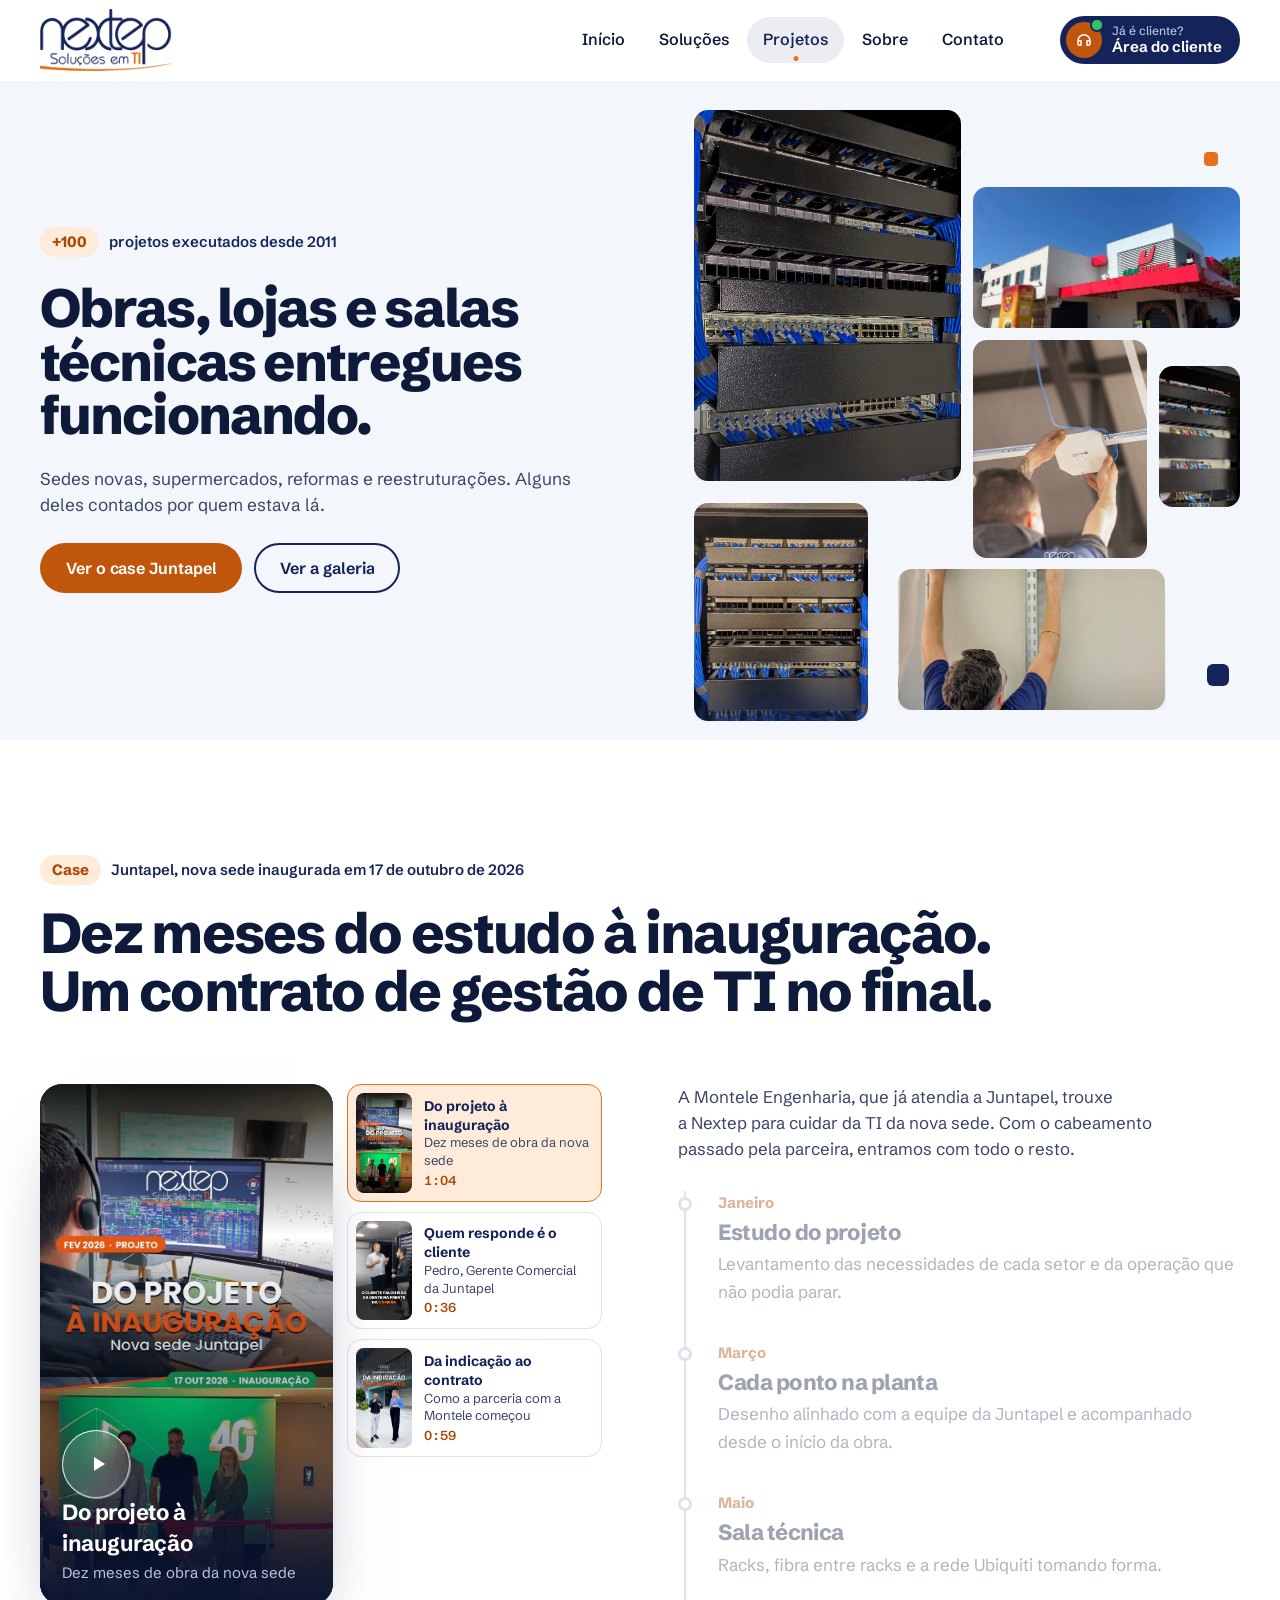
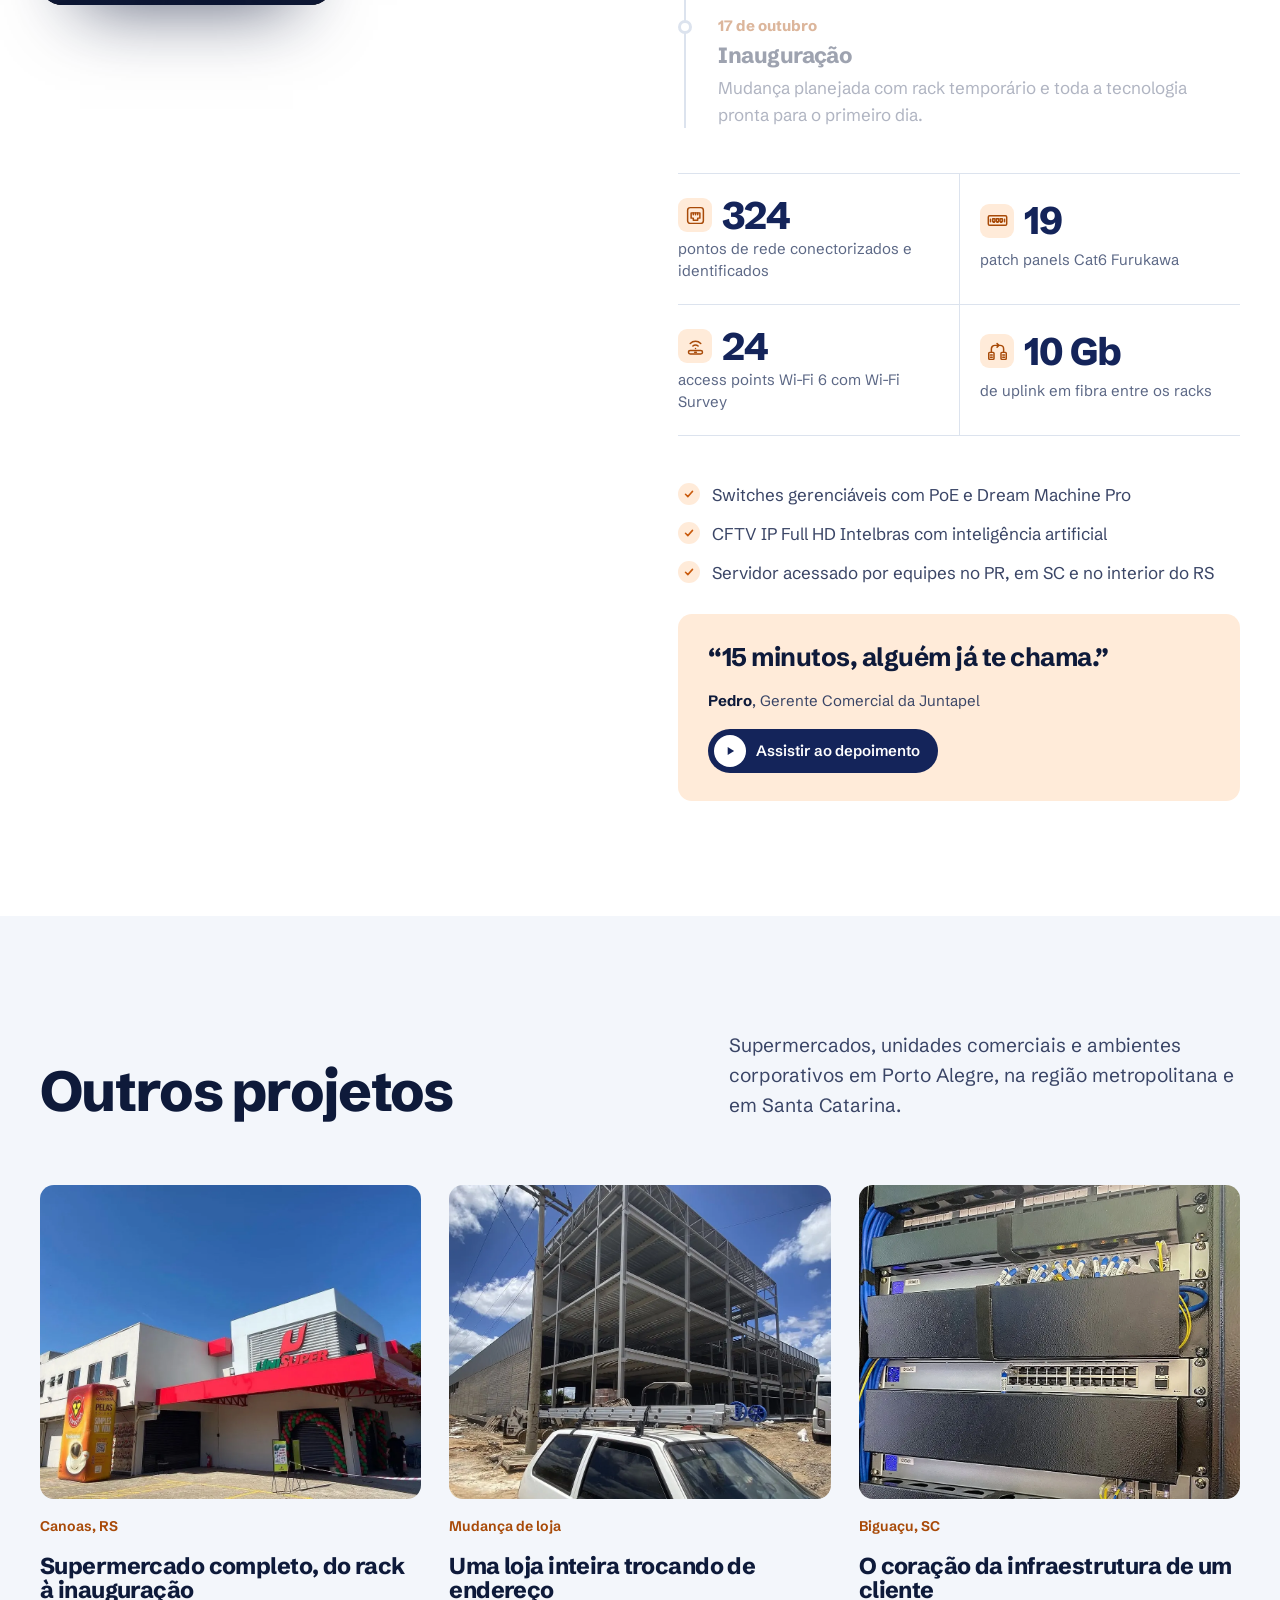
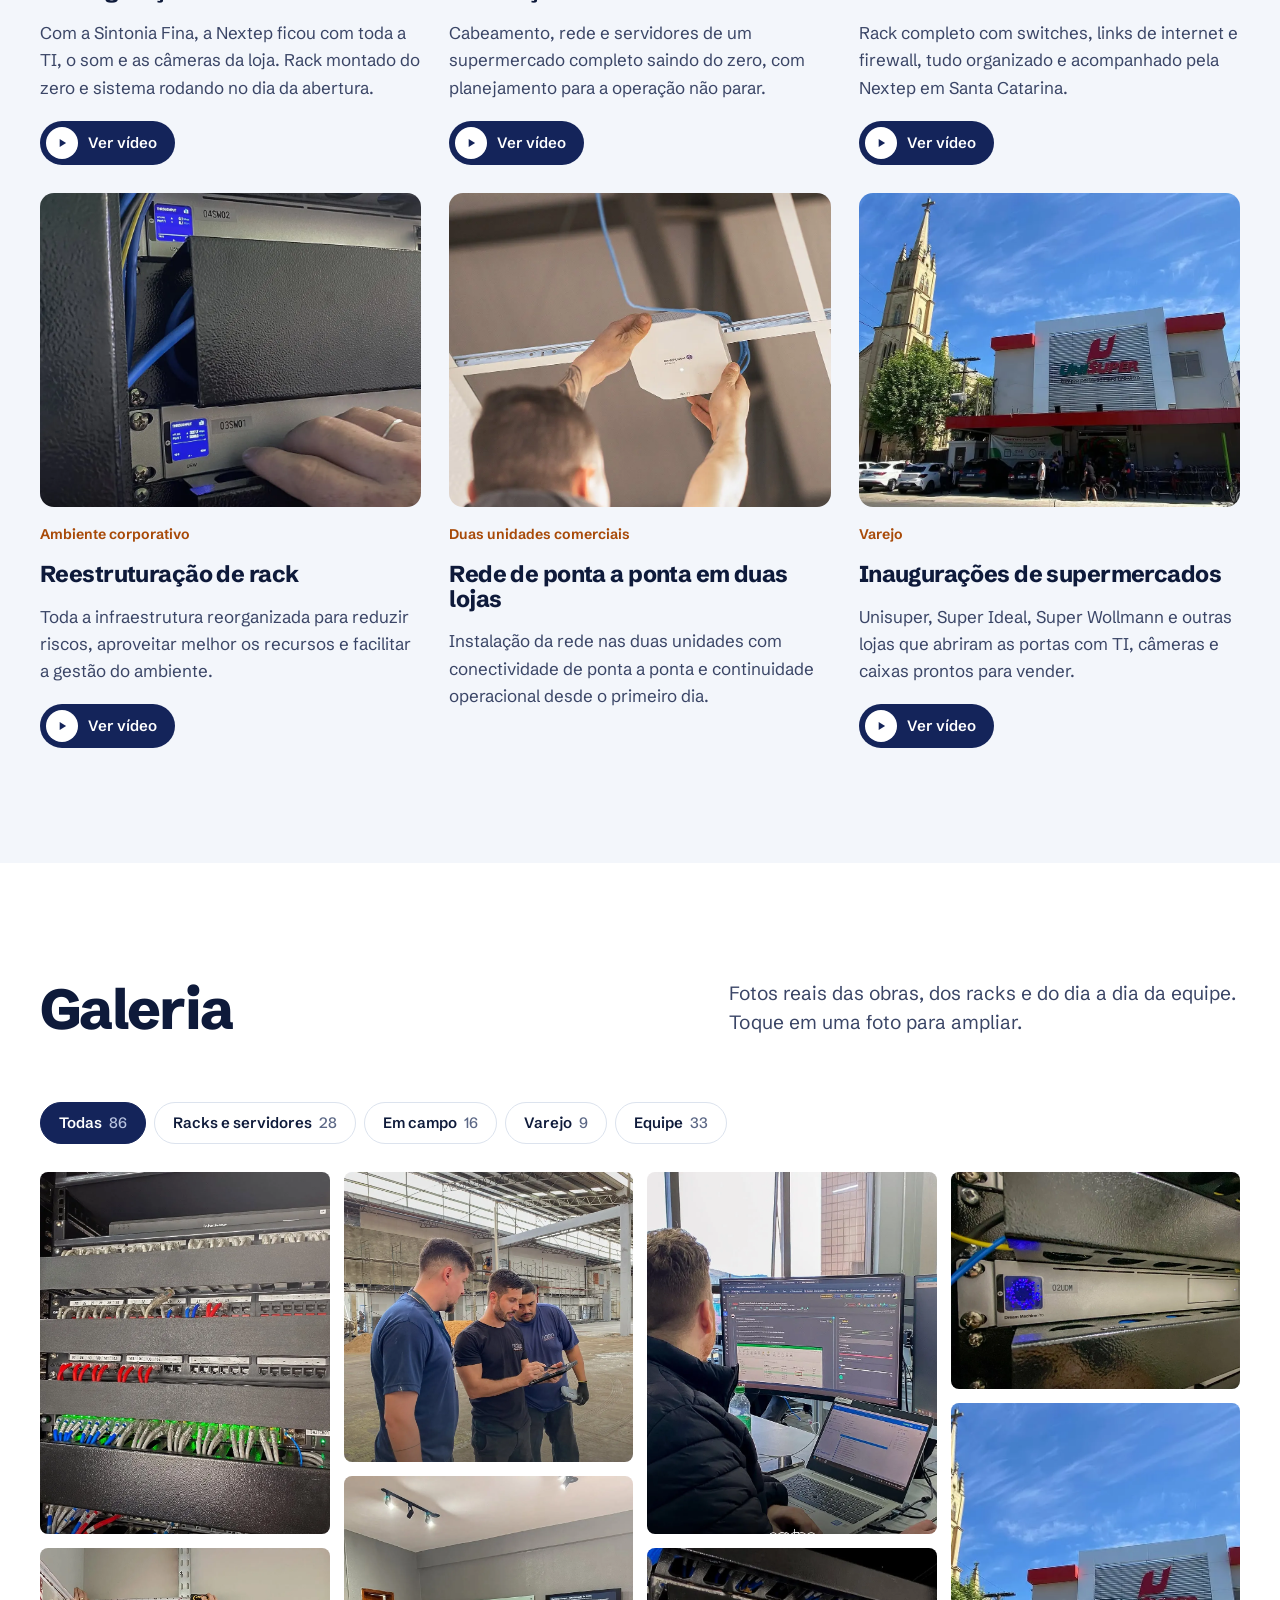
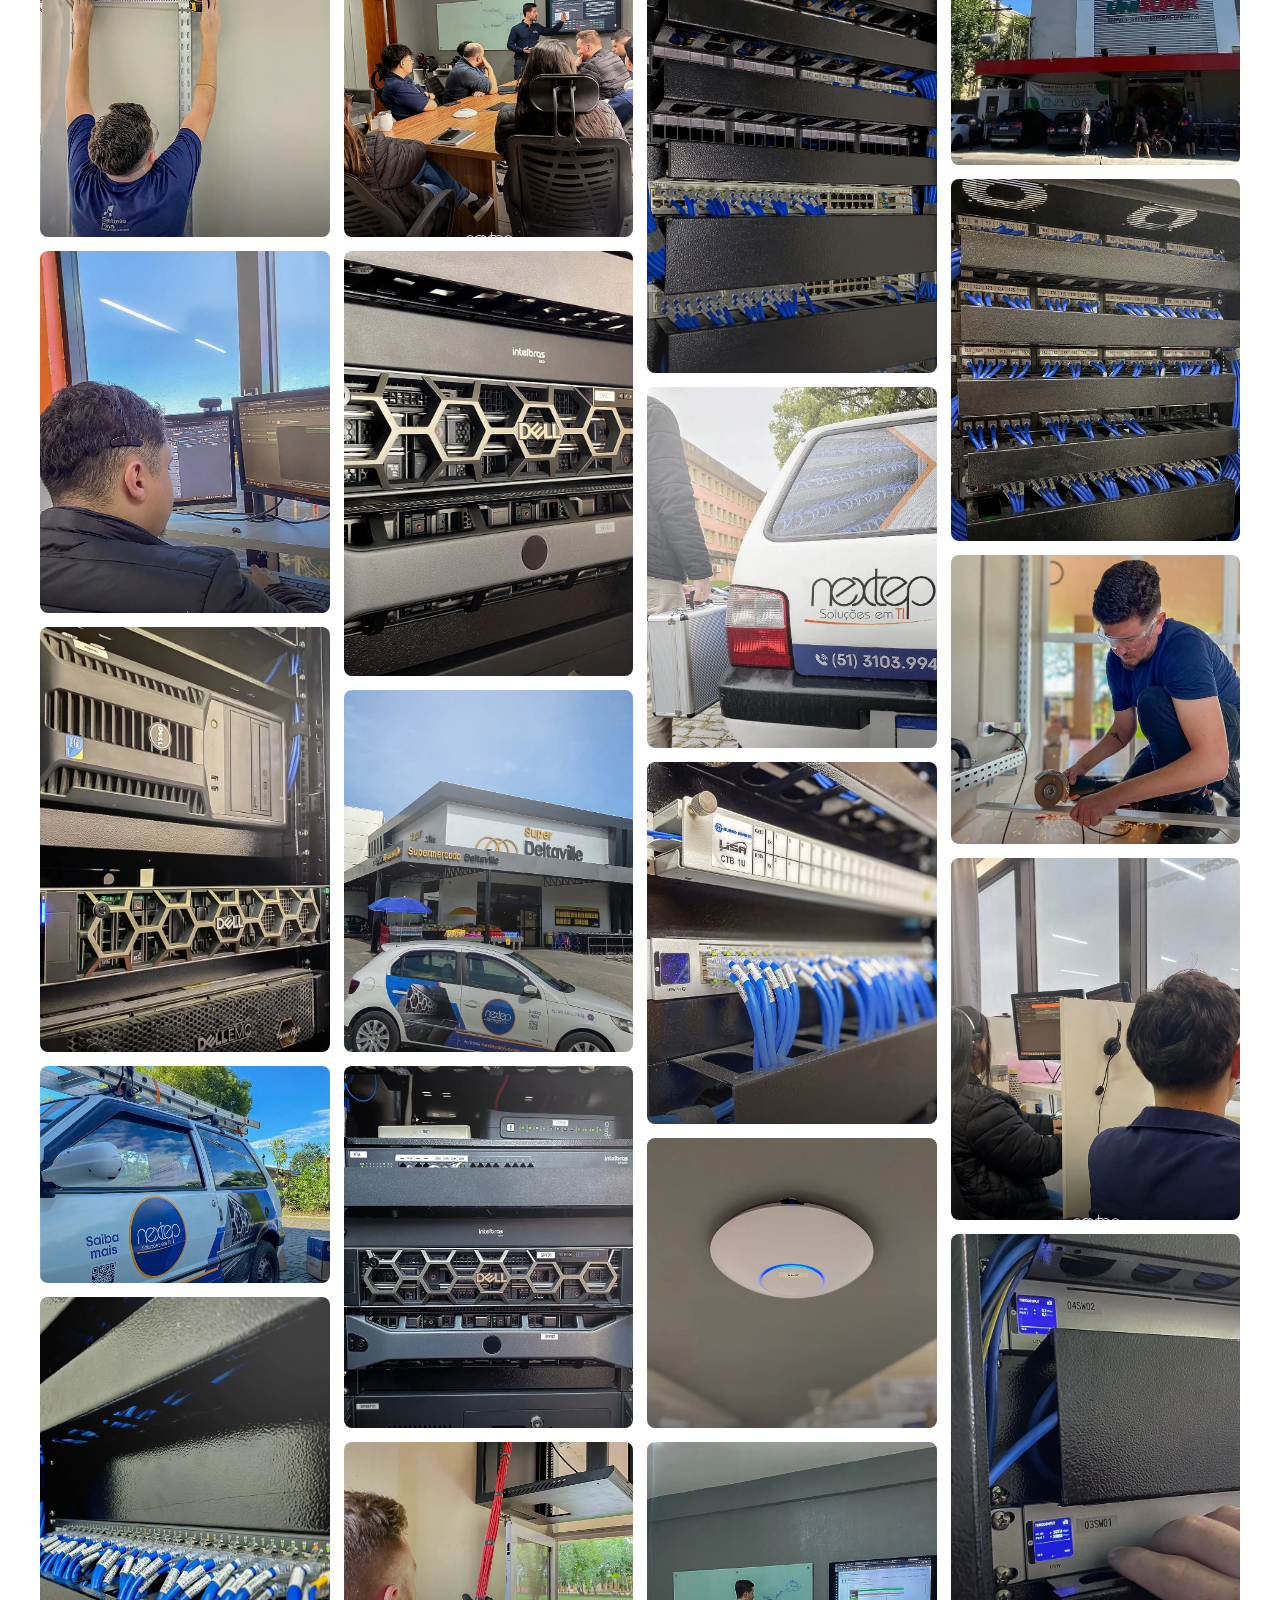
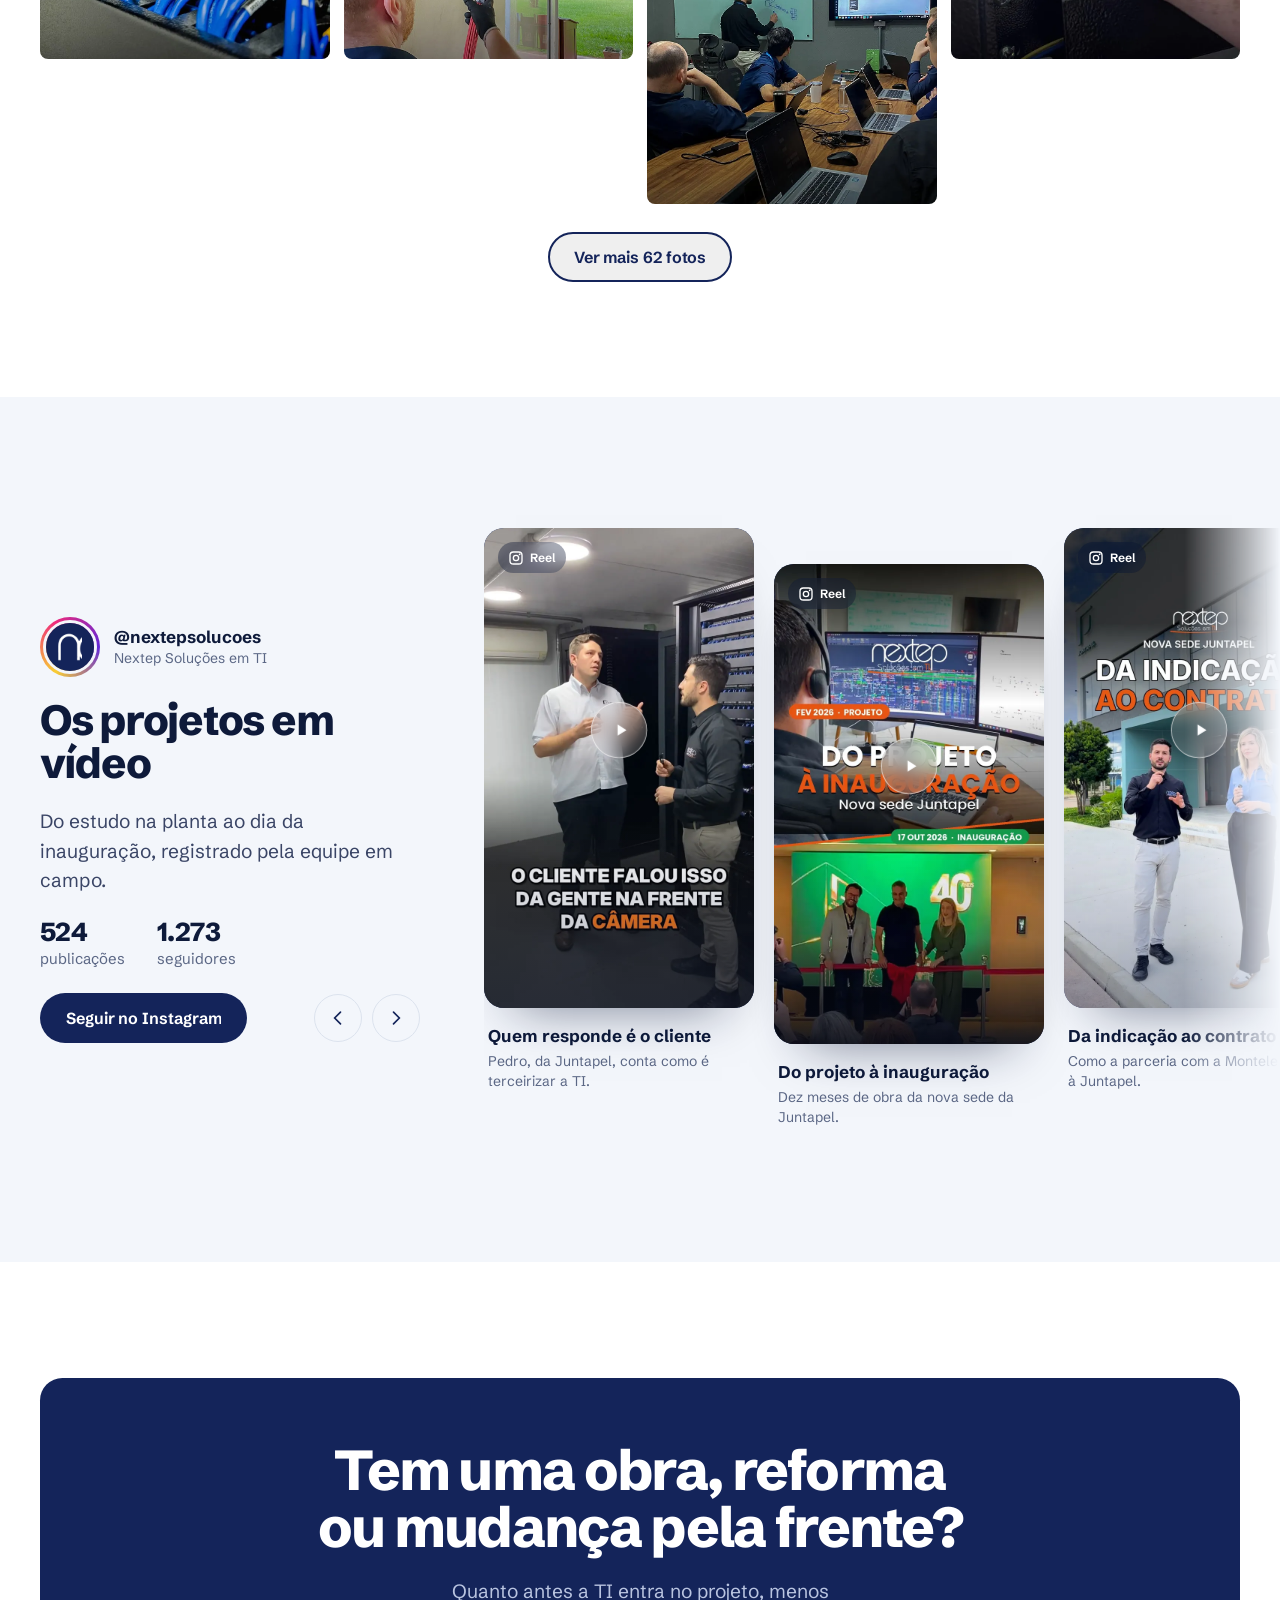
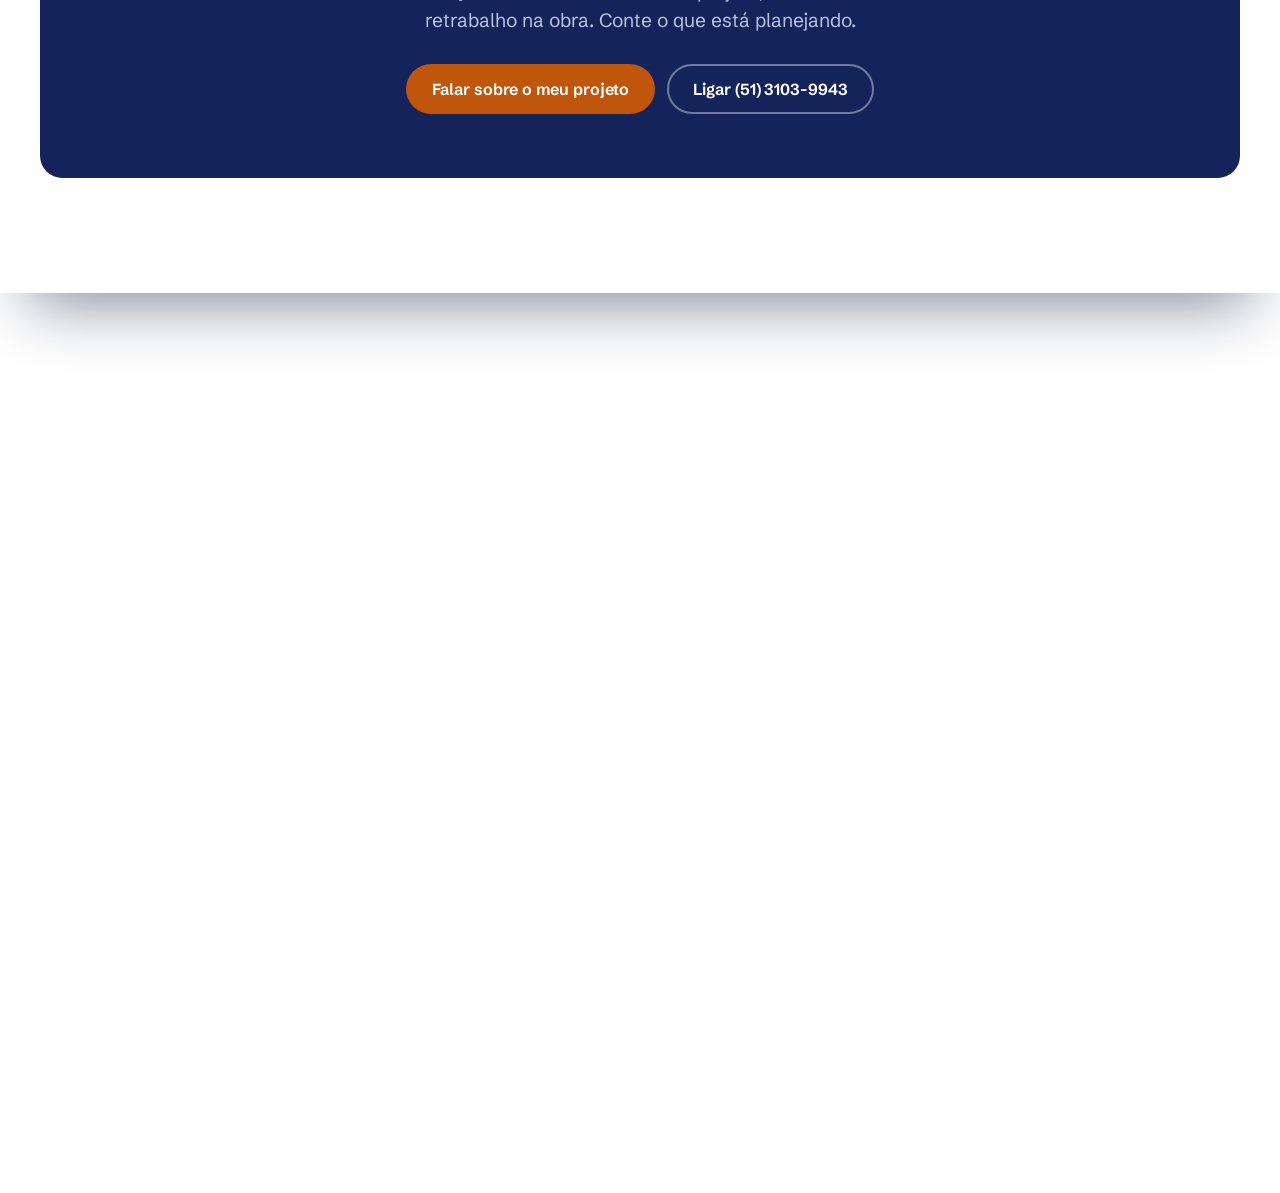
<file: public/projetos.html>
<!doctype html>
<html lang="pt-BR">
<head>
<meta charset="utf-8">
<meta name="viewport" content="width=device-width, initial-scale=1">
<title>Projetos de infraestrutura de TI entregues | Nextep Soluções em TI</title>
<meta name="description" content="Cases reais da Nextep: a nova sede da Juntapel com 324 pontos de rede e 24 access points Wi-Fi 6, supermercados inaugurados, mudanças de loja e reestruturação de racks.">
<meta name="robots" content="noindex, nofollow">
<link rel="canonical" href="https://nextepsolucoes.com.br/projetos">
<meta property="og:type" content="website">
<meta property="og:locale" content="pt_BR">
<meta property="og:site_name" content="Nextep Soluções em TI">
<meta property="og:title" content="Projetos de infraestrutura de TI entregues | Nextep Soluções em TI">
<meta property="og:description" content="Cases reais da Nextep: a nova sede da Juntapel com 324 pontos de rede e 24 access points Wi-Fi 6, supermercados inaugurados, mudanças de loja e reestruturação de racks.">
<meta property="og:image" content="assets/img/og.jpg">
<meta name="theme-color" content="#14245A">
<link rel="icon" type="image/png" href="assets/img/logo/favicon.png">
<link rel="preconnect" href="https://fonts.googleapis.com">
<link rel="preconnect" href="https://fonts.gstatic.com" crossorigin>
<link href="https://fonts.googleapis.com/css2?family=Schibsted+Grotesk:ital,wght@0,400..900;1,400..700&display=swap" rel="stylesheet">
<link rel="stylesheet" href="assets/css/site.css?v=1795096011">
<script type="application/ld+json">{"@context":"https://schema.org","@type":"LocalBusiness","name":"Nextep Soluções em TI","url":"https://nextepsolucoes.com.br/","telephone":"+55 51 3103-9943","email":"comercial@nextepsolucoes.com.br","foundingDate":"2011-11-11","address":{"@type":"PostalAddress","streetAddress":"Av. Saturnino de Brito, 30, Sala 401","addressLocality":"Porto Alegre","addressRegion":"RS","addressCountry":"BR"},"sameAs":["https://www.instagram.com/nextepsolucoes/","https://www.linkedin.com/company/nextepsolucoes/"]}</script>
<script src="assets/js/site.js?v=1795096011" defer></script>

</head>
<body data-page="projetos">
<a class="skip" href="#conteudo">Pular para o conteúdo</a>
<header class="topo" data-topo>
  <div class="topo__in wrap">
    <a class="topo__logo" href="./" aria-label="Nextep Soluções em TI, página inicial">
      <img src="assets/img/logo/logo-navy.png" alt="Nextep Soluções em TI" width="160" height="74">
    </a>
    <nav class="menu" id="menu" aria-label="Principal">
      <ul class="menu__lista" data-menu-lista>
        <li><a href="./">Início</a></li>
        <li><a href="solucoes">Soluções</a></li>
        <li><a href="projetos" aria-current="page">Projetos</a></li>
        <li><a href="sobre">Sobre</a></li>
        <li><a href="contato">Contato</a></li>
        <li class="menu__pilula" aria-hidden="true"></li>
      </ul>
      <div class="menu__acoes">
        <a class="menu__cliente" href="https://nextep.suport.cloud/" target="_blank" rel="noopener">
          <i aria-hidden="true"><svg viewBox="0 0 24 24" width="18" height="18"><path d="M4 13a8 8 0 0116 0v4a2 2 0 01-2 2h-2v-6h4M4 13v4a2 2 0 002 2h2v-6H4" fill="none" stroke="currentColor" stroke-width="2" stroke-linejoin="round"/></svg></i>
          <span><small>Já é cliente?</small>Área do cliente</span>
          <b class="menu__online" aria-hidden="true"></b>
        </a>
      </div>
      <div class="menu__rodape">
        <a href="tel:+555131039943">(51) 3103-9943</a>
        <a href="mailto:comercial@nextepsolucoes.com.br">comercial@nextepsolucoes.com.br</a>
      </div>
    </nav>
    <button class="topo__burger" type="button" aria-expanded="false" aria-controls="menu" data-burger>
      <span></span><span></span><span class="sr">Abrir menu</span>
    </button>
  </div>
</header>

<main id="conteudo">
<section class="hero hero--interno">
  <div class="wrap hero__grid">
    <div class="hero__texto">
      <p class="hero__selo"><b>+100</b> projetos executados desde 2011</p>
      <h1 class="t-xl">Obras, lojas e salas técnicas entregues funcionando.</h1>
      <p class="lead">Sedes novas, supermercados, reformas e reestruturações. Alguns deles contados por quem estava lá.</p>
      <div class="acoes"><a class="btn btn--laranja" href="#juntapel">Ver o case Juntapel</a><a class="btn btn--linha" href="#galeria">Ver a galeria</a></div>
    </div>
    <div class="mosaico" aria-label="Fotos de projetos entregues pela Nextep" data-mosaico>
      <img src="assets/img/ig/infra-022.webp" alt="Rack com patch panels da sede da Juntapel" width="1080" height="1161">
      <img src="assets/img/ig/varejo-277.webp" alt="Supermercado inaugurado" width="1080" height="1161">
      <img src="assets/img/ig/campo-260.webp" alt="Instalação de access point no forro" width="1080" height="1161">
      <img src="assets/img/ig/infra-148.webp" alt="Rack de piso montado" width="1080" height="1161">
      <img src="assets/img/ig/campo-040.webp" alt="Técnico medindo a parede para instalação" width="1080" height="1161">
      <img src="assets/img/ig/infra-257.webp" alt="Rack com patch panels e organizadores" width="1080" height="1161">
      <span class="mosaico__no" aria-hidden="true"></span><span class="mosaico__no" aria-hidden="true"></span>
    </div>
  </div>
</section>

<section class="sec" id="juntapel">
  <div class="wrap">
    <div class="cab cab--case">
      <p class="hero__selo"><b>Case</b> Juntapel, nova sede inaugurada em 17 de outubro de 2026</p>
      <h2 class="t-l"><span class="linha-fixa">Dez meses do estudo à inauguração.</span> <span class="linha-fixa">Um contrato de gestão de TI no final.</span></h2>
    </div>
    <div class="case">
      <div class="galv" data-galv>
        <div class="galv__palco">
          <video src="assets/video/DfCj1MDJpsc.mp4" poster="assets/img/reels/DfCj1MDJpsc.webp" preload="none" playsinline width="720" height="1280"></video>
          <button class="galv__play" type="button" aria-label="Assistir: Do projeto à inauguração">
            <span class="video__btn"><svg viewBox="0 0 24 24" width="24" height="24" aria-hidden="true"><path d="M8 5v14l11-7z" fill="currentColor"/></svg></span>
            <span class="video__txt" data-galv-txt><b>Do projeto à inauguração</b>Dez meses de obra da nova sede</span>
          </button>
        </div>
        <div class="galv__fila" aria-label="Vídeos do case">
          <button class="galv__item is-ativo" type="button" data-galv-item="DfCj1MDJpsc" data-tit="Do projeto à inauguração" data-sub="Dez meses de obra da nova sede" aria-pressed="true"><img src="assets/img/reels/DfCj1MDJpsc.webp" alt="" width="720" height="1280" loading="lazy"><span><b>Do projeto à inauguração</b>Dez meses de obra da nova sede<i>1:04</i></span></button>
          <button class="galv__item" type="button" data-galv-item="Df0EhBzBWkr" data-tit="Quem responde é o cliente" data-sub="Pedro, Gerente Comercial da Juntapel" aria-pressed="false"><img src="assets/img/reels/Df0EhBzBWkr.webp" alt="" width="720" height="1280" loading="lazy"><span><b>Quem responde é o cliente</b>Pedro, Gerente Comercial da Juntapel<i>0:36</i></span></button>
          <button class="galv__item" type="button" data-galv-item="DfqFC5FpESv" data-tit="Da indicação ao contrato" data-sub="Como a parceria com a Montele começou" aria-pressed="false"><img src="assets/img/reels/DfqFC5FpESv.webp" alt="" width="720" height="1280" loading="lazy"><span><b>Da indicação ao contrato</b>Como a parceria com a Montele começou<i>0:59</i></span></button>
        </div>
      </div>
      <div class="case__texto">
        <p class="lead lead--case"><span class="linha-fixa">A Montele Engenharia, que já atendia a Juntapel, trouxe</span> <span class="linha-fixa">a Nextep para cuidar da TI da nova sede. Com o cabeamento</span> <span class="linha-fixa">passado pela parceira, entramos com todo o resto.</span></p>
        <ol class="linha">
          <li><time>Janeiro</time><h3>Estudo do projeto</h3><p>Levantamento das necessidades de cada setor e da operação que não podia parar.</p></li>
          <li><time>Março</time><h3>Cada ponto na planta</h3><p>Desenho alinhado com a equipe da Juntapel e acompanhado desde o início da obra.</p></li>
          <li><time>Maio</time><h3>Sala técnica</h3><p>Racks, fibra entre racks e a rede Ubiquiti tomando forma.</p></li>
          <li><time>17 de outubro</time><h3>Inauguração</h3><p>Mudança planejada com rack temporário e toda a tecnologia pronta para o primeiro dia.</p></li>
        </ol>
        <dl class="case__specs">
          <div><dt><span class="spec__ic" aria-hidden="true"><svg viewBox="0 0 24 24" fill="none" stroke="currentColor" stroke-width="1.7" stroke-linecap="round" stroke-linejoin="round"><rect x="3" y="3" width="18" height="18" rx="3"/><path d="M7 9h10v6h-2.5v2.5h-5V15H7z"/><path d="M9.5 9v2.2M12 9v2.2M14.5 9v2.2"/></svg></span>324</dt><dd>pontos de rede conectorizados e identificados</dd></div>
          <div><dt><span class="spec__ic" aria-hidden="true"><svg viewBox="0 0 24 24" fill="none" stroke="currentColor" stroke-width="1.7" stroke-linecap="round" stroke-linejoin="round"><rect x="1.5" y="6.5" width="21" height="11" rx="1.5"/><path d="M4 10.5v3M20 10.5v3"/><path d="M6.5 10h2.6v3.2h-.6v.8H7.1v-.8h-.6z"/><path d="M10.7 10h2.6v3.2h-.6v.8h-1.4v-.8h-.6z"/><path d="M14.9 10h2.6v3.2h-.6v.8h-1.4v-.8h-.6z"/></svg></span>19</dt><dd>patch panels Cat6 Furukawa</dd></div>
          <div><dt><span class="spec__ic" aria-hidden="true"><svg viewBox="0 0 24 24" fill="none" stroke="currentColor" stroke-width="1.7" stroke-linecap="round" stroke-linejoin="round"><rect x="4" y="16.5" width="16" height="4" rx="2"/><path d="M11 18.5h2"/><path d="M9 11.5a4.2 4.2 0 0 1 6 0"/><path d="M6 8.5a8.5 8.5 0 0 1 12 0"/><path d="M12 14.2h.01"/></svg></span>24</dt><dd>access points Wi-Fi 6 com Wi-Fi Survey</dd></div>
          <div><dt><span class="spec__ic" aria-hidden="true"><svg viewBox="0 0 24 24" fill="none" stroke="currentColor" stroke-width="1.7" stroke-linecap="round" stroke-linejoin="round"><rect x="2" y="13" width="6" height="8" rx="1"/><rect x="16" y="13" width="6" height="8" rx="1"/><path d="M4 16h2M4 18.5h2M18 16h2M18 18.5h2"/><path d="M5 13V9a4 4 0 0 1 4-4h6a4 4 0 0 1 4 4v4"/><path d="m11.5 3 2 2-2 2"/></svg></span>10 Gb</dt><dd>de uplink em fibra entre os racks</dd></div>
        </dl>
        <ul class="lista-check">
          <li>Switches gerenciáveis com PoE e Dream Machine Pro</li>
          <li>CFTV IP Full HD Intelbras com inteligência artificial</li>
          <li>Servidor acessado por equipes no PR, em SC e no interior do RS</li>
        </ul>
        <figure class="citacao">
          <blockquote>“15 minutos, alguém já te chama.”</blockquote>
          <figcaption>
            <span><b>Pedro</b>, Gerente Comercial da Juntapel</span>
            <button class="btn-play" type="button" data-galv-tocar="Df0EhBzBWkr">
              <i><svg viewBox="0 0 24 24" width="14" height="14" aria-hidden="true"><path d="M8 5v14l11-7z" fill="currentColor"/></svg></i>
              Assistir ao depoimento
            </button>
          </figcaption>
        </figure>
      </div>
    </div>
  </div>
</section>

<section class="sec sec--fundo">
  <div class="wrap">
    <div class="cab cab--lado">
      <h2 class="t-l">Outros projetos</h2>
      <p class="lead">Supermercados, unidades comerciais e ambientes corporativos em Porto Alegre, na região metropolitana e em Santa Catarina.</p>
    </div>
    <div class="projetos">
      <article class="projeto">
        <div class="projeto__foto"><img src="assets/img/ig/varejo-277.webp" alt="Supermercado em Canoas inaugurado" loading="lazy" width="1080" height="1161"></div>
        <p class="projeto__local">Canoas, RS</p>
        <h3>Supermercado completo, do rack à inauguração</h3>
        <p>Com a Sintonia Fina, a Nextep ficou com toda a TI, o som e as câmeras da loja. Rack montado do zero e sistema rodando no dia da abertura.</p>
        <button class="btn-play" type="button" data-reel="DW65IeGpGh-"><i><svg viewBox="0 0 24 24" width="14" height="14" aria-hidden="true"><path d="M8 5v14l11-7z" fill="currentColor"/></svg></i>Ver vídeo</button>
      </article>
      <article class="projeto">
        <div class="projeto__foto"><img src="assets/img/ig/campo-263.webp" alt="Prédio da nova loja em construção" loading="lazy" width="1080" height="1161"></div>
        <p class="projeto__local">Mudança de loja</p>
        <h3>Uma loja inteira trocando de endereço</h3>
        <p>Cabeamento, rede e servidores de um supermercado completo saindo do zero, com planejamento para a operação não parar.</p>
        <button class="btn-play" type="button" data-reel="DWjt-ZaJebS"><i><svg viewBox="0 0 24 24" width="14" height="14" aria-hidden="true"><path d="M8 5v14l11-7z" fill="currentColor"/></svg></i>Ver vídeo</button>
      </article>
      <article class="projeto">
        <div class="projeto__foto"><img src="assets/img/ig/infra-087.webp" alt="Rack completo com switches, links e firewall" loading="lazy" width="1080" height="1161"></div>
        <p class="projeto__local">Biguaçu, SC</p>
        <h3>O coração da infraestrutura de um cliente</h3>
        <p>Rack completo com switches, links de internet e firewall, tudo organizado e acompanhado pela Nextep em Santa Catarina.</p>
        <button class="btn-play" type="button" data-reel="DYpZid6p599"><i><svg viewBox="0 0 24 24" width="14" height="14" aria-hidden="true"><path d="M8 5v14l11-7z" fill="currentColor"/></svg></i>Ver vídeo</button>
      </article>
      <article class="projeto">
        <div class="projeto__foto"><img src="assets/img/ig/infra-064.webp" alt="Rack reestruturado" loading="lazy" width="1080" height="1161"></div>
        <p class="projeto__local">Ambiente corporativo</p>
        <h3>Reestruturação de rack</h3>
        <p>Toda a infraestrutura reorganizada para reduzir riscos, aproveitar melhor os recursos e facilitar a gestão do ambiente.</p>
        <button class="btn-play" type="button" data-reel="DO_a1DNjdaK"><i><svg viewBox="0 0 24 24" width="14" height="14" aria-hidden="true"><path d="M8 5v14l11-7z" fill="currentColor"/></svg></i>Ver vídeo</button>
      </article>
      <article class="projeto">
        <div class="projeto__foto"><img src="assets/img/ig/campo-260.webp" alt="Instalação de rede em unidade comercial" loading="lazy" width="1080" height="1161"></div>
        <p class="projeto__local">Duas unidades comerciais</p>
        <h3>Rede de ponta a ponta em duas lojas</h3>
        <p>Instalação da rede nas duas unidades com conectividade de ponta a ponta e continuidade operacional desde o primeiro dia.</p>
      </article>
      <article class="projeto">
        <div class="projeto__foto"><img src="assets/img/ig/varejo-184.webp" alt="Fachada do supermercado Unisuper" loading="lazy" width="1080" height="1161"></div>
        <p class="projeto__local">Varejo</p>
        <h3>Inaugurações de supermercados</h3>
        <p>Unisuper, Super Ideal, Super Wollmann e outras lojas que abriram as portas com TI, câmeras e caixas prontos para vender.</p>
        <button class="btn-play" type="button" data-reel="DXKWdf0pe6Q"><i><svg viewBox="0 0 24 24" width="14" height="14" aria-hidden="true"><path d="M8 5v14l11-7z" fill="currentColor"/></svg></i>Ver vídeo</button>
      </article>
    </div>
  </div>
</section>

<section class="sec" id="galeria">
  <div class="wrap">
    <div class="cab cab--lado">
      <h2 class="t-l">Galeria</h2>
      <p class="lead">Fotos reais das obras, dos racks e do dia a dia da equipe. Toque em uma foto para ampliar.</p>
    </div>
    <div class="filtros" data-filtros="galeria-completa" role="group" aria-label="Filtrar fotos">
      <button type="button" data-cat="todos" aria-pressed="true">Todas <span>86</span></button>
      <button type="button" data-cat="infra" aria-pressed="false">Racks e servidores <span>28</span></button>
      <button type="button" data-cat="campo" aria-pressed="false">Em campo <span>16</span></button>
      <button type="button" data-cat="varejo" aria-pressed="false">Varejo <span>9</span></button>
      <button type="button" data-cat="equipe" aria-pressed="false">Equipe <span>33</span></button>
    </div>
    <div class="galeria" id="galeria-completa" data-galeria data-limite="24">
      <figure data-cat="infra"><img src="assets/img/ig/infra-010.webp" alt="Rack, servidores e cabeamento montados pela Nextep" loading="lazy" width="1080" height="1161"></figure>
      <figure data-cat="campo"><img src="assets/img/ig/campo-040.webp" alt="Equipe da Nextep em instalação de campo" loading="lazy" width="1080" height="1161"></figure>
      <figure data-cat="equipe"><img src="assets/img/ig/equipe-002.webp" alt="Time da Nextep no dia a dia" loading="lazy" width="1080" height="1161"></figure>
      <figure data-cat="infra"><img src="assets/img/ig/infra-012.webp" alt="Rack, servidores e cabeamento montados pela Nextep" loading="lazy" width="1080" height="1161"></figure>
      <figure data-cat="varejo"><img src="assets/img/ig/varejo-059.webp" alt="Supermercado e loja atendidos pela Nextep" loading="lazy" width="1080" height="1161"></figure>
      <figure data-cat="infra"><img src="assets/img/ig/infra-014.webp" alt="Rack, servidores e cabeamento montados pela Nextep" loading="lazy" width="1080" height="1161"></figure>
      <figure data-cat="campo"><img src="assets/img/ig/campo-048.webp" alt="Equipe da Nextep em instalação de campo" loading="lazy" width="1080" height="1161"></figure>
      <figure data-cat="equipe"><img src="assets/img/ig/equipe-008.webp" alt="Time da Nextep no dia a dia" loading="lazy" width="1080" height="1161"></figure>
      <figure data-cat="infra"><img src="assets/img/ig/infra-017.webp" alt="Rack, servidores e cabeamento montados pela Nextep" loading="lazy" width="1080" height="1161"></figure>
      <figure data-cat="varejo"><img src="assets/img/ig/varejo-107.webp" alt="Supermercado e loja atendidos pela Nextep" loading="lazy" width="1080" height="1161"></figure>
      <figure data-cat="infra"><img src="assets/img/ig/infra-019.webp" alt="Rack, servidores e cabeamento montados pela Nextep" loading="lazy" width="1080" height="1161"></figure>
      <figure data-cat="campo"><img src="assets/img/ig/campo-051.webp" alt="Equipe da Nextep em instalação de campo" loading="lazy" width="1080" height="1161"></figure>
      <figure data-cat="equipe"><img src="assets/img/ig/equipe-015.webp" alt="Time da Nextep no dia a dia" loading="lazy" width="1080" height="1161"></figure>
      <figure data-cat="infra"><img src="assets/img/ig/infra-022.webp" alt="Rack, servidores e cabeamento montados pela Nextep" loading="lazy" width="1080" height="1161"></figure>
      <figure data-cat="varejo"><img src="assets/img/ig/varejo-111.webp" alt="Supermercado e loja atendidos pela Nextep" loading="lazy" width="1080" height="1161"></figure>
      <figure data-cat="infra"><img src="assets/img/ig/infra-030.webp" alt="Rack, servidores e cabeamento montados pela Nextep" loading="lazy" width="1080" height="1161"></figure>
      <figure data-cat="campo"><img src="assets/img/ig/campo-052.webp" alt="Equipe da Nextep em instalação de campo" loading="lazy" width="1080" height="1161"></figure>
      <figure data-cat="equipe"><img src="assets/img/ig/equipe-018.webp" alt="Time da Nextep no dia a dia" loading="lazy" width="1080" height="1161"></figure>
      <figure data-cat="infra"><img src="assets/img/ig/infra-056.webp" alt="Rack, servidores e cabeamento montados pela Nextep" loading="lazy" width="1080" height="1161"></figure>
      <figure data-cat="varejo"><img src="assets/img/ig/varejo-184.webp" alt="Supermercado e loja atendidos pela Nextep" loading="lazy" width="1080" height="1161"></figure>
      <figure data-cat="infra"><img src="assets/img/ig/infra-063.webp" alt="Rack, servidores e cabeamento montados pela Nextep" loading="lazy" width="1080" height="1161"></figure>
      <figure data-cat="campo"><img src="assets/img/ig/campo-058.webp" alt="Equipe da Nextep em instalação de campo" loading="lazy" width="1080" height="1161"></figure>
      <figure data-cat="equipe"><img src="assets/img/ig/equipe-025.webp" alt="Time da Nextep no dia a dia" loading="lazy" width="1080" height="1161"></figure>
      <figure data-cat="infra"><img src="assets/img/ig/infra-064.webp" alt="Rack, servidores e cabeamento montados pela Nextep" loading="lazy" width="1080" height="1161"></figure>
      <figure data-cat="varejo"><img src="assets/img/ig/varejo-185.webp" alt="Supermercado e loja atendidos pela Nextep" loading="lazy" width="1080" height="1161"></figure>
      <figure data-cat="infra"><img src="assets/img/ig/infra-073.webp" alt="Rack, servidores e cabeamento montados pela Nextep" loading="lazy" width="1080" height="1161"></figure>
      <figure data-cat="campo"><img src="assets/img/ig/campo-061.webp" alt="Equipe da Nextep em instalação de campo" loading="lazy" width="1080" height="1161"></figure>
      <figure data-cat="equipe"><img src="assets/img/ig/equipe-027.webp" alt="Time da Nextep no dia a dia" loading="lazy" width="1080" height="1161"></figure>
      <figure data-cat="infra"><img src="assets/img/ig/infra-077.webp" alt="Rack, servidores e cabeamento montados pela Nextep" loading="lazy" width="1080" height="1161"></figure>
      <figure data-cat="varejo"><img src="assets/img/ig/varejo-187.webp" alt="Supermercado e loja atendidos pela Nextep" loading="lazy" width="1080" height="1161"></figure>
      <figure data-cat="infra"><img src="assets/img/ig/infra-083.webp" alt="Rack, servidores e cabeamento montados pela Nextep" loading="lazy" width="1080" height="1161"></figure>
      <figure data-cat="campo"><img src="assets/img/ig/campo-065.webp" alt="Equipe da Nextep em instalação de campo" loading="lazy" width="1080" height="1161"></figure>
      <figure data-cat="equipe"><img src="assets/img/ig/equipe-029.webp" alt="Time da Nextep no dia a dia" loading="lazy" width="1080" height="1161"></figure>
      <figure data-cat="infra"><img src="assets/img/ig/infra-087.webp" alt="Rack, servidores e cabeamento montados pela Nextep" loading="lazy" width="1080" height="1161"></figure>
      <figure data-cat="varejo"><img src="assets/img/ig/varejo-203.webp" alt="Supermercado e loja atendidos pela Nextep" loading="lazy" width="1080" height="1161"></figure>
      <figure data-cat="infra"><img src="assets/img/ig/infra-091.webp" alt="Rack, servidores e cabeamento montados pela Nextep" loading="lazy" width="1080" height="1161"></figure>
      <figure data-cat="campo"><img src="assets/img/ig/campo-067.webp" alt="Equipe da Nextep em instalação de campo" loading="lazy" width="1080" height="1161"></figure>
      <figure data-cat="equipe"><img src="assets/img/ig/equipe-033.webp" alt="Time da Nextep no dia a dia" loading="lazy" width="1080" height="1161"></figure>
      <figure data-cat="infra"><img src="assets/img/ig/infra-098.webp" alt="Rack, servidores e cabeamento montados pela Nextep" loading="lazy" width="1080" height="1161"></figure>
      <figure data-cat="varejo"><img src="assets/img/ig/varejo-250.webp" alt="Supermercado e loja atendidos pela Nextep" loading="lazy" width="1080" height="1161"></figure>
      <figure data-cat="infra"><img src="assets/img/ig/infra-108.webp" alt="Rack, servidores e cabeamento montados pela Nextep" loading="lazy" width="1080" height="1161"></figure>
      <figure data-cat="campo"><img src="assets/img/ig/campo-104.webp" alt="Equipe da Nextep em instalação de campo" loading="lazy" width="1080" height="1161"></figure>
      <figure data-cat="equipe"><img src="assets/img/ig/equipe-045.webp" alt="Time da Nextep no dia a dia" loading="lazy" width="1080" height="1161"></figure>
      <figure data-cat="infra"><img src="assets/img/ig/infra-148.webp" alt="Rack, servidores e cabeamento montados pela Nextep" loading="lazy" width="1080" height="1161"></figure>
      <figure data-cat="varejo"><img src="assets/img/ig/varejo-277.webp" alt="Supermercado e loja atendidos pela Nextep" loading="lazy" width="1080" height="1161"></figure>
      <figure data-cat="infra"><img src="assets/img/ig/infra-186.webp" alt="Rack, servidores e cabeamento montados pela Nextep" loading="lazy" width="1080" height="1161"></figure>
      <figure data-cat="campo"><img src="assets/img/ig/campo-127.webp" alt="Equipe da Nextep em instalação de campo" loading="lazy" width="1080" height="1161"></figure>
      <figure data-cat="equipe"><img src="assets/img/ig/equipe-069.webp" alt="Time da Nextep no dia a dia" loading="lazy" width="1080" height="1161"></figure>
      <figure data-cat="infra"><img src="assets/img/ig/infra-189.webp" alt="Rack, servidores e cabeamento montados pela Nextep" loading="lazy" width="1080" height="1161"></figure>
      <figure data-cat="infra"><img src="assets/img/ig/infra-190.webp" alt="Rack, servidores e cabeamento montados pela Nextep" loading="lazy" width="1080" height="1161"></figure>
      <figure data-cat="campo"><img src="assets/img/ig/campo-141.webp" alt="Equipe da Nextep em instalação de campo" loading="lazy" width="1080" height="1161"></figure>
      <figure data-cat="equipe"><img src="assets/img/ig/equipe-070.webp" alt="Time da Nextep no dia a dia" loading="lazy" width="1080" height="1161"></figure>
      <figure data-cat="infra"><img src="assets/img/ig/infra-208.webp" alt="Rack, servidores e cabeamento montados pela Nextep" loading="lazy" width="1080" height="1161"></figure>
      <figure data-cat="infra"><img src="assets/img/ig/infra-226.webp" alt="Rack, servidores e cabeamento montados pela Nextep" loading="lazy" width="1080" height="1161"></figure>
      <figure data-cat="campo"><img src="assets/img/ig/campo-199.webp" alt="Equipe da Nextep em instalação de campo" loading="lazy" width="1080" height="1161"></figure>
      <figure data-cat="equipe"><img src="assets/img/ig/equipe-071.webp" alt="Time da Nextep no dia a dia" loading="lazy" width="1080" height="1161"></figure>
      <figure data-cat="infra"><img src="assets/img/ig/infra-238.webp" alt="Rack, servidores e cabeamento montados pela Nextep" loading="lazy" width="1080" height="1161"></figure>
      <figure data-cat="infra"><img src="assets/img/ig/infra-242.webp" alt="Rack, servidores e cabeamento montados pela Nextep" loading="lazy" width="1080" height="1161"></figure>
      <figure data-cat="campo"><img src="assets/img/ig/campo-207.webp" alt="Equipe da Nextep em instalação de campo" loading="lazy" width="1080" height="1161"></figure>
      <figure data-cat="equipe"><img src="assets/img/ig/equipe-080.webp" alt="Time da Nextep no dia a dia" loading="lazy" width="1080" height="1161"></figure>
      <figure data-cat="infra"><img src="assets/img/ig/infra-247.webp" alt="Rack, servidores e cabeamento montados pela Nextep" loading="lazy" width="1080" height="1161"></figure>
      <figure data-cat="infra"><img src="assets/img/ig/infra-257.webp" alt="Rack, servidores e cabeamento montados pela Nextep" loading="lazy" width="1080" height="1161"></figure>
      <figure data-cat="campo"><img src="assets/img/ig/campo-260.webp" alt="Equipe da Nextep em instalação de campo" loading="lazy" width="1080" height="1161"></figure>
      <figure data-cat="equipe"><img src="assets/img/ig/equipe-092.webp" alt="Time da Nextep no dia a dia" loading="lazy" width="1080" height="1161"></figure>
      <figure data-cat="infra"><img src="assets/img/ig/infra-274.webp" alt="Rack, servidores e cabeamento montados pela Nextep" loading="lazy" width="1080" height="1161"></figure>
      <figure data-cat="campo"><img src="assets/img/ig/campo-263.webp" alt="Equipe da Nextep em instalação de campo" loading="lazy" width="1080" height="1161"></figure>
      <figure data-cat="equipe"><img src="assets/img/ig/equipe-094.webp" alt="Time da Nextep no dia a dia" loading="lazy" width="1080" height="1161"></figure>
      <figure data-cat="campo"><img src="assets/img/ig/campo-271.webp" alt="Equipe da Nextep em instalação de campo" loading="lazy" width="1080" height="1161"></figure>
      <figure data-cat="equipe"><img src="assets/img/ig/equipe-095.webp" alt="Time da Nextep no dia a dia" loading="lazy" width="1080" height="1161"></figure>
      <figure data-cat="equipe"><img src="assets/img/ig/equipe-100.webp" alt="Time da Nextep no dia a dia" loading="lazy" width="1080" height="1161"></figure>
      <figure data-cat="equipe"><img src="assets/img/ig/equipe-105.webp" alt="Time da Nextep no dia a dia" loading="lazy" width="1080" height="1161"></figure>
      <figure data-cat="equipe"><img src="assets/img/ig/equipe-110.webp" alt="Time da Nextep no dia a dia" loading="lazy" width="1080" height="1161"></figure>
      <figure data-cat="equipe"><img src="assets/img/ig/equipe-115.webp" alt="Time da Nextep no dia a dia" loading="lazy" width="1080" height="1161"></figure>
      <figure data-cat="equipe"><img src="assets/img/ig/equipe-117.webp" alt="Time da Nextep no dia a dia" loading="lazy" width="1080" height="1161"></figure>
      <figure data-cat="equipe"><img src="assets/img/ig/equipe-119.webp" alt="Time da Nextep no dia a dia" loading="lazy" width="1080" height="1161"></figure>
      <figure data-cat="equipe"><img src="assets/img/ig/equipe-121.webp" alt="Time da Nextep no dia a dia" loading="lazy" width="1080" height="1161"></figure>
      <figure data-cat="equipe"><img src="assets/img/ig/equipe-123.webp" alt="Time da Nextep no dia a dia" loading="lazy" width="1080" height="1161"></figure>
      <figure data-cat="equipe"><img src="assets/img/ig/equipe-126.webp" alt="Time da Nextep no dia a dia" loading="lazy" width="1080" height="1161"></figure>
      <figure data-cat="equipe"><img src="assets/img/ig/equipe-131.webp" alt="Time da Nextep no dia a dia" loading="lazy" width="1080" height="1161"></figure>
      <figure data-cat="equipe"><img src="assets/img/ig/equipe-132.webp" alt="Time da Nextep no dia a dia" loading="lazy" width="1080" height="1161"></figure>
      <figure data-cat="equipe"><img src="assets/img/ig/equipe-135.webp" alt="Time da Nextep no dia a dia" loading="lazy" width="1080" height="1161"></figure>
      <figure data-cat="equipe"><img src="assets/img/ig/equipe-136.webp" alt="Time da Nextep no dia a dia" loading="lazy" width="1080" height="1161"></figure>
      <figure data-cat="equipe"><img src="assets/img/ig/equipe-214.webp" alt="Time da Nextep no dia a dia" loading="lazy" width="1080" height="1161"></figure>
      <figure data-cat="equipe"><img src="assets/img/ig/equipe-258.webp" alt="Time da Nextep no dia a dia" loading="lazy" width="1080" height="1161"></figure>
      <figure data-cat="equipe"><img src="assets/img/ig/equipe-261.webp" alt="Time da Nextep no dia a dia" loading="lazy" width="1080" height="1161"></figure>
      <figure data-cat="equipe"><img src="assets/img/ig/equipe-275.webp" alt="Time da Nextep no dia a dia" loading="lazy" width="1080" height="1161"></figure>
    </div>
  </div>
</section>

<section class="sec insta">
  <div class="wrap insta__grid">
    <div class="insta__perfil">
      <a class="insta__conta" href="https://www.instagram.com/nextepsolucoes/" target="_blank" rel="noopener">
        <span class="insta__avatar"><img src="assets/img/logo/favicon.png" alt="" width="56" height="56"></span>
        <span><b>@nextepsolucoes</b>Nextep Soluções em TI</span>
      </a>
      <h2 class="t-l">Os projetos em vídeo</h2>
      <p class="lead">Do estudo na planta ao dia da inauguração, registrado pela equipe em campo.</p>
      <ul class="insta__nums"><li><b>524</b> publicações</li><li><b>1.273</b> seguidores</li></ul>
      <div class="insta__acoes">
        <a class="btn btn--navy" href="https://www.instagram.com/nextepsolucoes/" target="_blank" rel="noopener">Seguir no Instagram</a>
        <div class="reels-nav" data-reels-nav="reels-projetos">
          <button type="button" data-dir="ant" aria-label="Vídeos anteriores"><svg viewBox="0 0 24 24" width="20" height="20" aria-hidden="true"><path d="M15 5l-7 7 7 7" fill="none" stroke="currentColor" stroke-width="2" stroke-linecap="round"/></svg></button>
          <button type="button" data-dir="prox" aria-label="Próximos vídeos"><svg viewBox="0 0 24 24" width="20" height="20" aria-hidden="true"><path d="M9 5l7 7-7 7" fill="none" stroke="currentColor" stroke-width="2" stroke-linecap="round"/></svg></button>
        </div>
      </div>
    </div>
    <div class="reels" id="reels-projetos" data-arrasta>
      <button class="reel" type="button" data-reel="Df0EhBzBWkr" aria-label="Assistir: Quem responde é o cliente"><span class="reel__capa"><img src="assets/img/reels/Df0EhBzBWkr.webp" alt="" loading="lazy" width="720" height="1280" draggable="false"><span class="reel__ig"><svg viewBox="0 0 24 24" width="16" height="16" aria-hidden="true"><rect x="3" y="3" width="18" height="18" rx="5" fill="none" stroke="currentColor" stroke-width="2"/><circle cx="12" cy="12" r="4" fill="none" stroke="currentColor" stroke-width="2"/><circle cx="17.5" cy="6.5" r="1.3" fill="currentColor"/></svg>Reel</span><span class="reel__play"><svg viewBox="0 0 24 24" width="22" height="22" aria-hidden="true"><path d="M8 5v14l11-7z" fill="currentColor"/></svg></span></span><span class="reel__txt"><b>Quem responde é o cliente</b>Pedro, da Juntapel, conta como é terceirizar a TI.</span></button>
      <button class="reel" type="button" data-reel="DfCj1MDJpsc" aria-label="Assistir: Do projeto à inauguração"><span class="reel__capa"><img src="assets/img/reels/DfCj1MDJpsc.webp" alt="" loading="lazy" width="720" height="1280" draggable="false"><span class="reel__ig"><svg viewBox="0 0 24 24" width="16" height="16" aria-hidden="true"><rect x="3" y="3" width="18" height="18" rx="5" fill="none" stroke="currentColor" stroke-width="2"/><circle cx="12" cy="12" r="4" fill="none" stroke="currentColor" stroke-width="2"/><circle cx="17.5" cy="6.5" r="1.3" fill="currentColor"/></svg>Reel</span><span class="reel__play"><svg viewBox="0 0 24 24" width="22" height="22" aria-hidden="true"><path d="M8 5v14l11-7z" fill="currentColor"/></svg></span></span><span class="reel__txt"><b>Do projeto à inauguração</b>Dez meses de obra da nova sede da Juntapel.</span></button>
      <button class="reel" type="button" data-reel="DfqFC5FpESv" aria-label="Assistir: Da indicação ao contrato"><span class="reel__capa"><img src="assets/img/reels/DfqFC5FpESv.webp" alt="" loading="lazy" width="720" height="1280" draggable="false"><span class="reel__ig"><svg viewBox="0 0 24 24" width="16" height="16" aria-hidden="true"><rect x="3" y="3" width="18" height="18" rx="5" fill="none" stroke="currentColor" stroke-width="2"/><circle cx="12" cy="12" r="4" fill="none" stroke="currentColor" stroke-width="2"/><circle cx="17.5" cy="6.5" r="1.3" fill="currentColor"/></svg>Reel</span><span class="reel__play"><svg viewBox="0 0 24 24" width="22" height="22" aria-hidden="true"><path d="M8 5v14l11-7z" fill="currentColor"/></svg></span></span><span class="reel__txt"><b>Da indicação ao contrato</b>Como a parceria com a Montele chegou à Juntapel.</span></button>
      <button class="reel" type="button" data-reel="DW65IeGpGh-" aria-label="Assistir: Transformação completa"><span class="reel__capa"><img src="assets/img/reels/DW65IeGpGh-.webp" alt="" loading="lazy" width="720" height="1280" draggable="false"><span class="reel__ig"><svg viewBox="0 0 24 24" width="16" height="16" aria-hidden="true"><rect x="3" y="3" width="18" height="18" rx="5" fill="none" stroke="currentColor" stroke-width="2"/><circle cx="12" cy="12" r="4" fill="none" stroke="currentColor" stroke-width="2"/><circle cx="17.5" cy="6.5" r="1.3" fill="currentColor"/></svg>Reel</span><span class="reel__play"><svg viewBox="0 0 24 24" width="22" height="22" aria-hidden="true"><path d="M8 5v14l11-7z" fill="currentColor"/></svg></span></span><span class="reel__txt"><b>Transformação completa</b>TI, som e câmeras de um supermercado em Canoas.</span></button>
      <button class="reel" type="button" data-reel="DWjt-ZaJebS" aria-label="Assistir: Uma loja inteira de lugar"><span class="reel__capa"><img src="assets/img/reels/DWjt-ZaJebS.webp" alt="" loading="lazy" width="720" height="1280" draggable="false"><span class="reel__ig"><svg viewBox="0 0 24 24" width="16" height="16" aria-hidden="true"><rect x="3" y="3" width="18" height="18" rx="5" fill="none" stroke="currentColor" stroke-width="2"/><circle cx="12" cy="12" r="4" fill="none" stroke="currentColor" stroke-width="2"/><circle cx="17.5" cy="6.5" r="1.3" fill="currentColor"/></svg>Reel</span><span class="reel__play"><svg viewBox="0 0 24 24" width="22" height="22" aria-hidden="true"><path d="M8 5v14l11-7z" fill="currentColor"/></svg></span></span><span class="reel__txt"><b>Uma loja inteira de lugar</b>Cabeamento, rede e servidores saindo do zero.</span></button>
      <button class="reel" type="button" data-reel="DXKWdf0pe6Q" aria-label="Assistir: TI para supermercados"><span class="reel__capa"><img src="assets/img/reels/DXKWdf0pe6Q.webp" alt="" loading="lazy" width="720" height="1280" draggable="false"><span class="reel__ig"><svg viewBox="0 0 24 24" width="16" height="16" aria-hidden="true"><rect x="3" y="3" width="18" height="18" rx="5" fill="none" stroke="currentColor" stroke-width="2"/><circle cx="12" cy="12" r="4" fill="none" stroke="currentColor" stroke-width="2"/><circle cx="17.5" cy="6.5" r="1.3" fill="currentColor"/></svg>Reel</span><span class="reel__play"><svg viewBox="0 0 24 24" width="22" height="22" aria-hidden="true"><path d="M8 5v14l11-7z" fill="currentColor"/></svg></span></span><span class="reel__txt"><b>TI para supermercados</b>Redes, CFTV, som e frente de caixa.</span></button>
      <button class="reel" type="button" data-reel="DYpZid6p599" aria-label="Assistir: Visita técnica em Biguaçu"><span class="reel__capa"><img src="assets/img/reels/DYpZid6p599.webp" alt="" loading="lazy" width="720" height="1280" draggable="false"><span class="reel__ig"><svg viewBox="0 0 24 24" width="16" height="16" aria-hidden="true"><rect x="3" y="3" width="18" height="18" rx="5" fill="none" stroke="currentColor" stroke-width="2"/><circle cx="12" cy="12" r="4" fill="none" stroke="currentColor" stroke-width="2"/><circle cx="17.5" cy="6.5" r="1.3" fill="currentColor"/></svg>Reel</span><span class="reel__play"><svg viewBox="0 0 24 24" width="22" height="22" aria-hidden="true"><path d="M8 5v14l11-7z" fill="currentColor"/></svg></span></span><span class="reel__txt"><b>Visita técnica em Biguaçu</b>O coração da infraestrutura de um cliente em SC.</span></button>
      <button class="reel" type="button" data-reel="DO_a1DNjdaK" aria-label="Assistir: Reestruturação de rack"><span class="reel__capa"><img src="assets/img/reels/DO_a1DNjdaK.webp" alt="" loading="lazy" width="720" height="1280" draggable="false"><span class="reel__ig"><svg viewBox="0 0 24 24" width="16" height="16" aria-hidden="true"><rect x="3" y="3" width="18" height="18" rx="5" fill="none" stroke="currentColor" stroke-width="2"/><circle cx="12" cy="12" r="4" fill="none" stroke="currentColor" stroke-width="2"/><circle cx="17.5" cy="6.5" r="1.3" fill="currentColor"/></svg>Reel</span><span class="reel__play"><svg viewBox="0 0 24 24" width="22" height="22" aria-hidden="true"><path d="M8 5v14l11-7z" fill="currentColor"/></svg></span></span><span class="reel__txt"><b>Reestruturação de rack</b>Mais segurança e continuidade para o cliente.</span></button>
      <button class="reel" type="button" data-reel="DfmwL0EpU2J" aria-label="Assistir: 15 anos de Nextep"><span class="reel__capa"><img src="assets/img/reels/DfmwL0EpU2J.webp" alt="" loading="lazy" width="720" height="1280" draggable="false"><span class="reel__ig"><svg viewBox="0 0 24 24" width="16" height="16" aria-hidden="true"><rect x="3" y="3" width="18" height="18" rx="5" fill="none" stroke="currentColor" stroke-width="2"/><circle cx="12" cy="12" r="4" fill="none" stroke="currentColor" stroke-width="2"/><circle cx="17.5" cy="6.5" r="1.3" fill="currentColor"/></svg>Reel</span><span class="reel__play"><svg viewBox="0 0 24 24" width="22" height="22" aria-hidden="true"><path d="M8 5v14l11-7z" fill="currentColor"/></svg></span></span><span class="reel__txt"><b>15 anos de Nextep</b>11/11/2011, o dia em que tudo começou.</span></button>
      <button class="reel" type="button" data-reel="DfSIqmvBoqI" aria-label="Assistir: O time alinhado"><span class="reel__capa"><img src="assets/img/reels/DfSIqmvBoqI.webp" alt="" loading="lazy" width="720" height="1280" draggable="false"><span class="reel__ig"><svg viewBox="0 0 24 24" width="16" height="16" aria-hidden="true"><rect x="3" y="3" width="18" height="18" rx="5" fill="none" stroke="currentColor" stroke-width="2"/><circle cx="12" cy="12" r="4" fill="none" stroke="currentColor" stroke-width="2"/><circle cx="17.5" cy="6.5" r="1.3" fill="currentColor"/></svg>Reel</span><span class="reel__play"><svg viewBox="0 0 24 24" width="22" height="22" aria-hidden="true"><path d="M8 5v14l11-7z" fill="currentColor"/></svg></span></span><span class="reel__txt"><b>O time alinhado</b>A reunião semanal da liderança da Nextep.</span></button>
    </div>
  </div>
</section>

<section class="sec">
  <div class="wrap">
    <div class="consultoria consultoria--centro">
      <h2 class="t-l">Tem uma obra, reforma ou mudança pela frente?</h2>
      <p class="lead">Quanto antes a TI entra no projeto, menos retrabalho na obra. Conte o que está planejando.</p>
      <div class="acoes"><a class="btn btn--laranja" href="contato#consultoria">Falar sobre o meu projeto</a><a class="btn btn--linha-clara" href="tel:+555131039943">Ligar (51) 3103-9943</a></div>
    </div>
  </div>
</section>

</main>
<footer class="rodape" data-rodape>
  <canvas class="rede" data-rede aria-hidden="true"></canvas>
  <div class="wrap">

    <div class="rodape__grid">
      <div class="rodape__marca">
        <img src="assets/img/logo/logo-branco.svg" alt="Nextep Soluções em TI" width="190" height="88" loading="lazy">
        <p>Infraestrutura, suporte e gestão de TI para empresas que não podem parar. Desde 2011, em Porto Alegre.</p>
        <ul class="rodape__redes" aria-label="Redes sociais">
          <li><a href="https://www.instagram.com/nextepsolucoes/" target="_blank" rel="noopener" aria-label="Instagram da Nextep">
            <svg viewBox="0 0 24 24" width="20" height="20" aria-hidden="true"><rect x="3" y="3" width="18" height="18" rx="5" fill="none" stroke="currentColor" stroke-width="2"/><circle cx="12" cy="12" r="4" fill="none" stroke="currentColor" stroke-width="2"/><circle cx="17.5" cy="6.5" r="1.3" fill="currentColor"/></svg>
          </a></li>
          <li><a href="https://www.linkedin.com/company/nextepsolucoes/" target="_blank" rel="noopener" aria-label="LinkedIn da Nextep">
            <svg viewBox="0 0 24 24" width="19" height="19" aria-hidden="true"><path fill="currentColor" d="M20.45 20.45h-3.56v-5.57c0-1.33-.02-3.04-1.85-3.04-1.85 0-2.14 1.45-2.14 2.94v5.67H9.35V9h3.41v1.56h.05c.48-.9 1.64-1.85 3.37-1.85 3.6 0 4.27 2.37 4.27 5.46v6.28zM5.34 7.43a2.06 2.06 0 110-4.13 2.06 2.06 0 010 4.13zM7.12 20.45H3.56V9h3.56v11.45z"/></svg>
          </a></li>
          <li><a href="mailto:comercial@nextepsolucoes.com.br" aria-label="E-mail comercial da Nextep">
            <svg viewBox="0 0 24 24" width="20" height="20" aria-hidden="true"><rect x="3" y="5" width="18" height="14" rx="2" fill="none" stroke="currentColor" stroke-width="2"/><path d="M3 7l9 6 9-6" fill="none" stroke="currentColor" stroke-width="2"/></svg>
          </a></li>
        </ul>
      </div>
      <div>
        <h2 class="rodape__tit">Navegue</h2>
        <ul class="rodape__links">
          <li><a href="solucoes">Soluções</a></li>
          <li><a href="solucoes#varejo">TI para supermercados</a></li>
          <li><a href="projetos">Projetos</a></li>
          <li><a href="sobre">Sobre a Nextep</a></li>
          <li><a href="contato">Contato</a></li>
          <li><a href="sobre#trabalhe" data-vagas>Trabalhe conosco</a></li>
        </ul>
      </div>
      <div>
        <h2 class="rodape__tit">Fale com a gente</h2>
        <ul class="rodape__links">
          <li><a href="tel:+555131039943">(51) 3103-9943</a></li>
          <li><a href="mailto:comercial@nextepsolucoes.com.br">comercial@nextepsolucoes.com.br</a></li>
          <li>Av. Saturnino de Brito, 30, Sala 401<br>Porto Alegre, RS</li>
        </ul>
      </div>
      <div>
        <h2 class="rodape__tit">Já é cliente?</h2>
        <p>Abra e acompanhe seus chamados pela área do cliente.</p>
        <a class="btn btn--linha-clara" href="https://nextep.suport.cloud/" target="_blank" rel="noopener">Abrir chamado</a>
      </div>
    </div>
  </div>

  <div class="rodape__gigante" aria-hidden="true"><img src="assets/img/logo/wordmark-branco.svg" alt="" width="636" height="197" loading="lazy"></div>
  <div class="wrap rodape__base">
    <p>Nextep Soluções em TI, desde 2011. Protótipo de proposta, não indexado.</p>
    <a class="assina" href="https://www.freelainhome.com.br/" target="_blank" rel="noopener" data-assina>
      <svg class="assina__cabo" viewBox="0 0 120 28" width="120" height="28" preserveAspectRatio="xMaxYMid slice" aria-hidden="true">
        <path class="assina__fio" d="M2 14 H38 C50 14 50 6 62 6 H84" pathLength="100" fill="none" stroke="currentColor" stroke-width="2" stroke-linecap="round"/>
        <path class="assina__pulso" d="M2 14 H38 C50 14 50 6 62 6 H84" fill="none" stroke-width="2.4" stroke-linecap="round" pathLength="100"/>
        <g class="assina__plug"><rect x="78" y="1" width="16" height="10" rx="2"/><rect x="94" y="3" width="4" height="6" rx="1"/></g>
        <g class="assina__porta"><rect x="100" y="0" width="19" height="14" rx="2.5"/><rect class="assina__led" x="104" y="18" width="11" height="4" rx="2"/></g>
      </svg>
      <span>Soluções conectadas por <b>Freela In Home</b></span>
    </a>
  </div>
</footer>

<div class="vagasbox" data-vagasbox hidden>
  <div class="vagasbox__fundo" data-vagas-fechar></div>
  <div class="vagasbox__caixa" role="dialog" aria-modal="true" aria-labelledby="vagas-tit">
    <button class="vagasbox__x" type="button" data-vagas-fechar aria-label="Fechar formulário">
      <svg viewBox="0 0 24 24" width="22" height="22" aria-hidden="true"><path d="M6 6l12 12M18 6L6 18" stroke="currentColor" stroke-width="2" stroke-linecap="round"/></svg>
    </button>
    <div class="vagasbox__topo">
      <h2 id="vagas-tit">Trabalhe na Nextep</h2>
      <p>Técnicos de campo, analistas de suporte, redes e infraestrutura. Envie seu currículo e ele fica no nosso banco de talentos para as próximas vagas.</p>
    </div>
    <form class="form form--vagas" data-form data-ok="Currículo recebido. Se o seu perfil combinar com uma vaga aberta, o time da Nextep entra em contato." novalidate>
      <div class="campo"><label for="v-nome">Nome completo</label><input id="v-nome" name="nome" autocomplete="name" required></div>
      <div class="campo"><label for="v-email">E-mail</label><input id="v-email" name="email" type="email" autocomplete="email" required></div>
      <div class="campo"><label for="v-fone">WhatsApp</label><input id="v-fone" name="whatsapp" type="tel" autocomplete="tel" inputmode="tel" pattern="\(\d{2}\) \d{4,5}-\d{4}" title="Número com DDD, por exemplo (51) 99999-9999" required></div>
      <div class="campo"><label for="v-area">Área de interesse</label>
        <select id="v-area" name="area" required>
          <option value="">Selecione</option><option>Suporte técnico e help desk</option><option>Infraestrutura e campo</option><option>Redes e segurança</option><option>Comercial</option><option>Administrativo</option>
        </select></div>
      <div class="campo campo--cheio"><label for="v-linkedin">LinkedIn <span>(opcional)</span></label><input id="v-linkedin" name="linkedin" type="url" placeholder="https://www.linkedin.com/in/seu-perfil"></div>
      <div class="campo campo--cheio arquivo" data-arquivo>
        <span class="arquivo__rot" id="v-cv-rot">Currículo</span>
        <label class="arquivo__zona" for="v-cv">
          <svg viewBox="0 0 24 24" width="26" height="26" aria-hidden="true"><path d="M12 16V4m0 0l-5 5m5-5l5 5M4 16v3a1 1 0 001 1h14a1 1 0 001-1v-3" fill="none" stroke="currentColor" stroke-width="2" stroke-linecap="round" stroke-linejoin="round"/></svg>
          <span data-arquivo-txt><b>Escolher arquivo</b> ou arraste aqui. PDF ou Word, até 5 MB.</span>
        </label>
        <input id="v-cv" name="curriculo" type="file" accept=".pdf,.doc,.docx,application/pdf,application/msword,application/vnd.openxmlformats-officedocument.wordprocessingml.document" aria-labelledby="v-cv-rot" required>
      </div>
      <div class="campo campo--cheio"><label for="v-msg">Conte um pouco sobre você <span>(opcional)</span></label><textarea id="v-msg" name="mensagem" rows="3"></textarea></div>
      <div class="form__rodape">
        <label class="aceite"><input type="checkbox" name="aceite" required> Autorizo a Nextep a guardar meus dados para processos seletivos.</label>
        <button class="btn btn--laranja" type="submit">Enviar currículo</button>
      </div>
      <p class="form__ok" role="status"></p>
    </form>
  </div>
</div>

<div class="reelbox" data-reelbox hidden>
  <div class="reelbox__fundo" data-reel-fechar></div>
  <div class="reelbox__caixa" role="dialog" aria-modal="true" aria-label="Vídeo da Nextep">
    <button class="reelbox__x" type="button" data-reel-fechar aria-label="Fechar vídeo">
      <svg viewBox="0 0 24 24" width="22" height="22" aria-hidden="true"><path d="M6 6l12 12M18 6L6 18" stroke="currentColor" stroke-width="2" stroke-linecap="round"/></svg>
    </button>
    <div class="reelbox__frame" data-reel-frame></div>
  </div>
</div>

<div class="fotobox" data-fotobox hidden>
  <div class="fotobox__fundo" data-foto-fechar></div>
  <figure class="fotobox__caixa" role="dialog" aria-modal="true" aria-label="Foto ampliada">
    <img alt="" data-foto-img>
    <button class="fotobox__x" type="button" data-foto-fechar aria-label="Fechar foto">
      <svg viewBox="0 0 24 24" width="22" height="22" aria-hidden="true"><path d="M6 6l12 12M18 6L6 18" stroke="currentColor" stroke-width="2" stroke-linecap="round"/></svg>
    </button>
    <button class="fotobox__nav fotobox__nav--ant" type="button" data-foto-ant aria-label="Foto anterior">
      <svg viewBox="0 0 24 24" width="22" height="22" aria-hidden="true"><path d="M15 5l-7 7 7 7" fill="none" stroke="currentColor" stroke-width="2" stroke-linecap="round"/></svg>
    </button>
    <button class="fotobox__nav fotobox__nav--prox" type="button" data-foto-prox aria-label="Próxima foto">
      <svg viewBox="0 0 24 24" width="22" height="22" aria-hidden="true"><path d="M9 5l7 7-7 7" fill="none" stroke="currentColor" stroke-width="2" stroke-linecap="round"/></svg>
    </button>
  </figure>
</div>

<call-us-selector phonesystem-url="https://tel-mastercloud2.my3cx.com.br:5001" party="LiveChat12344"></call-us-selector>
<script defer src="https://downloads-global.3cx.com/downloads/livechatandtalk/v1/callus.js" id="tcx-callus-js" charset="utf-8"></script>

</body>
</html>
</file>
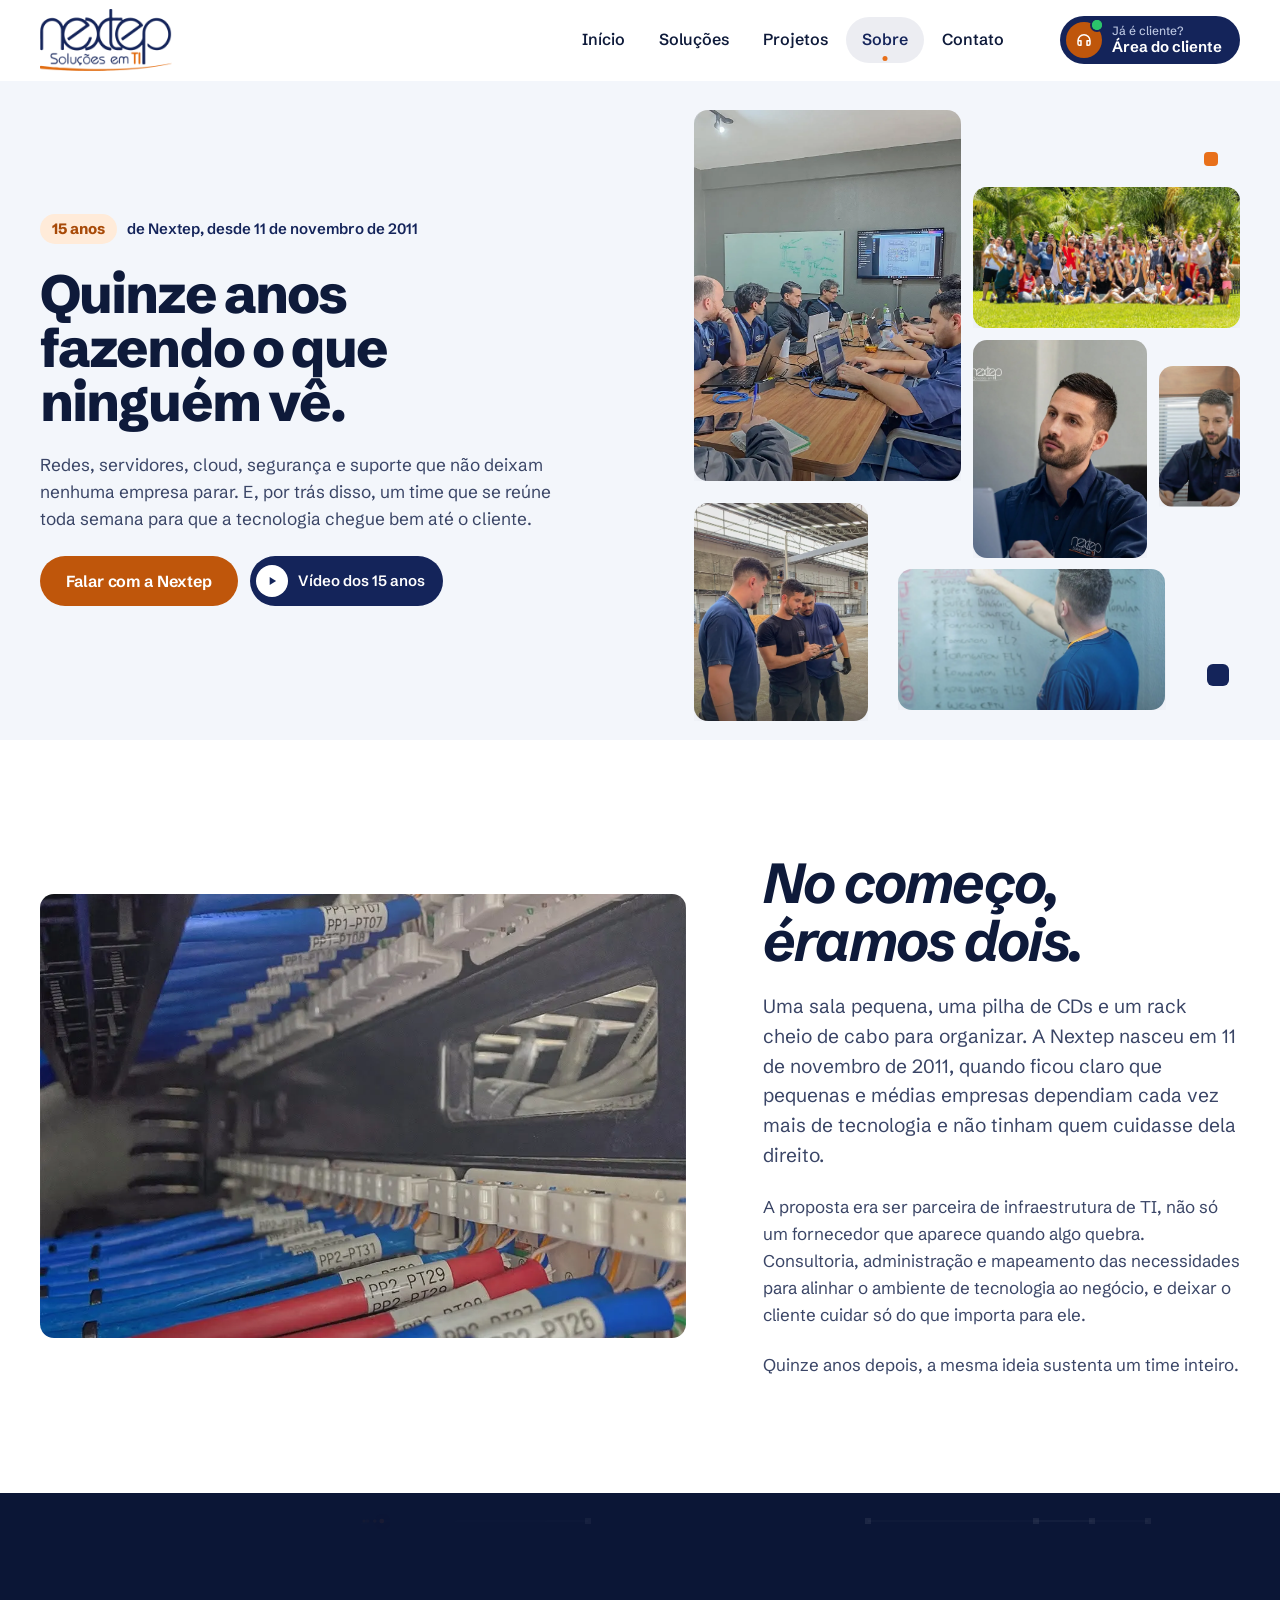
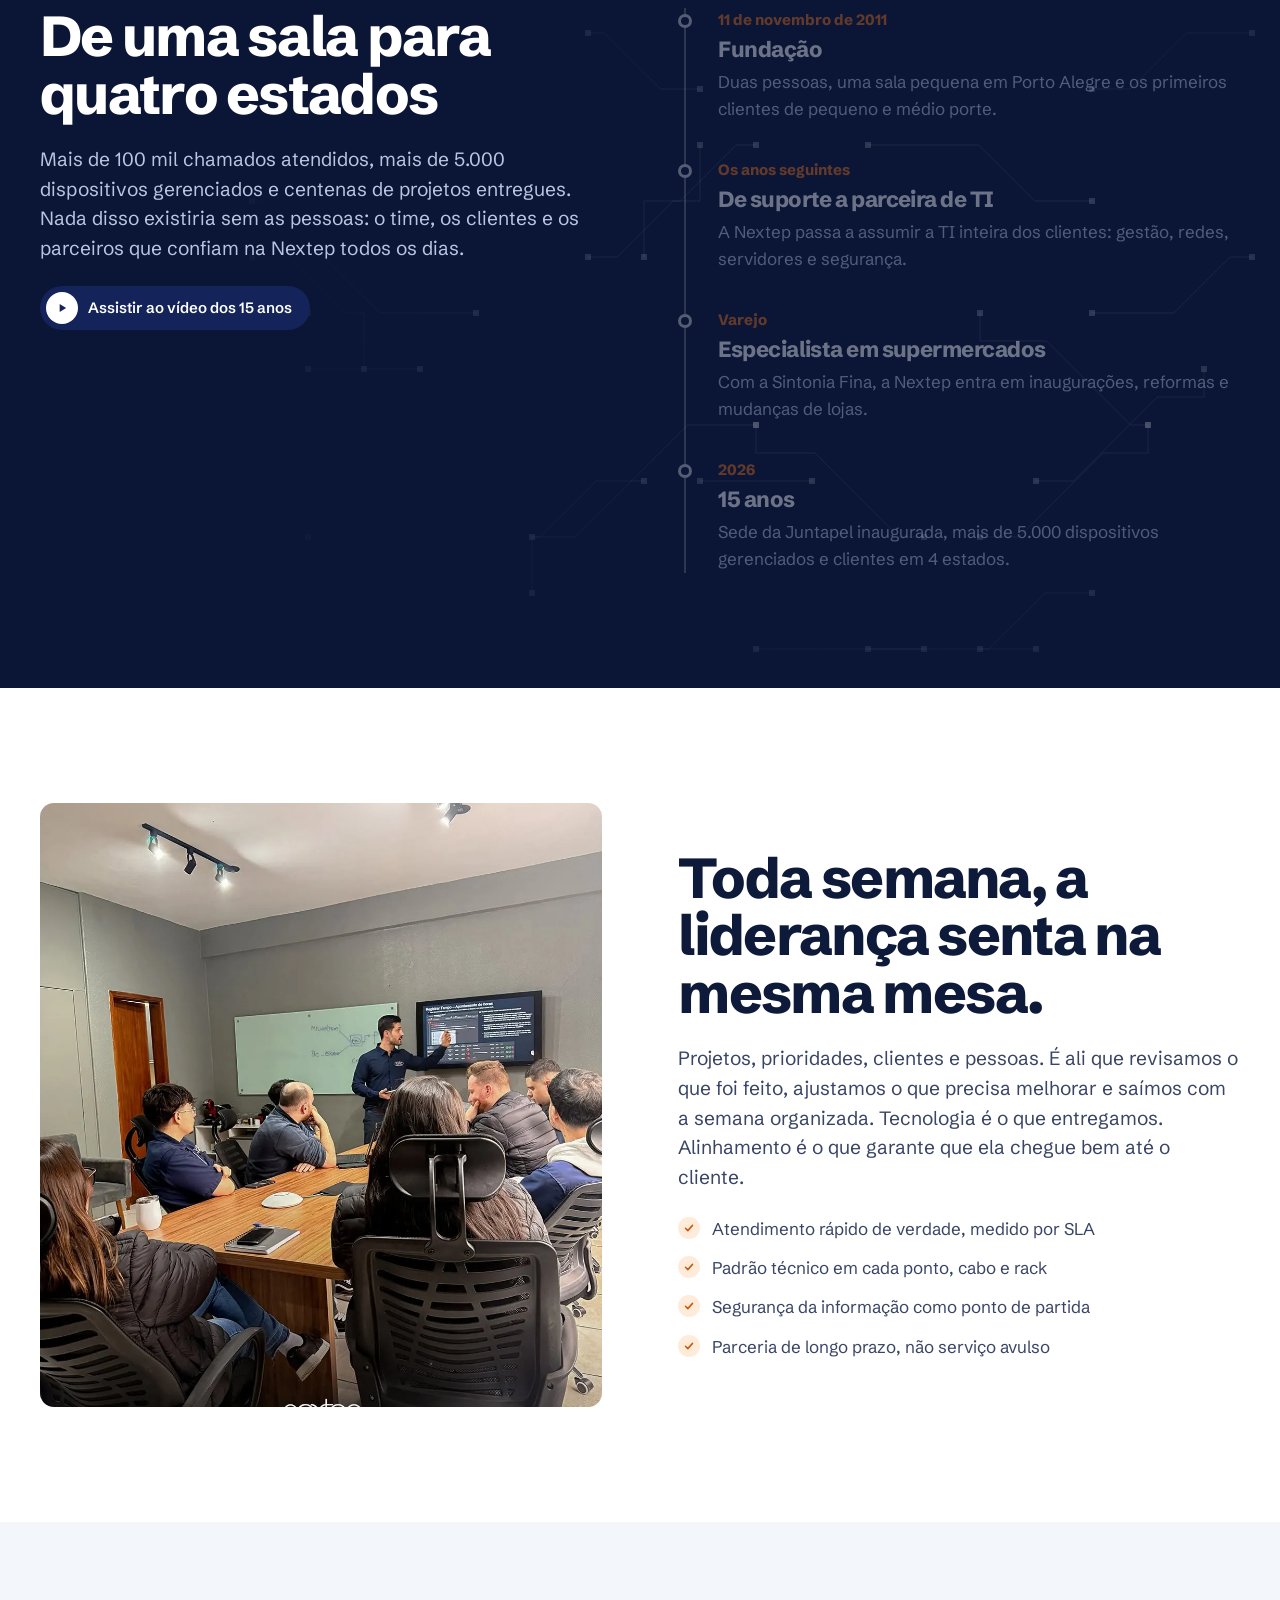
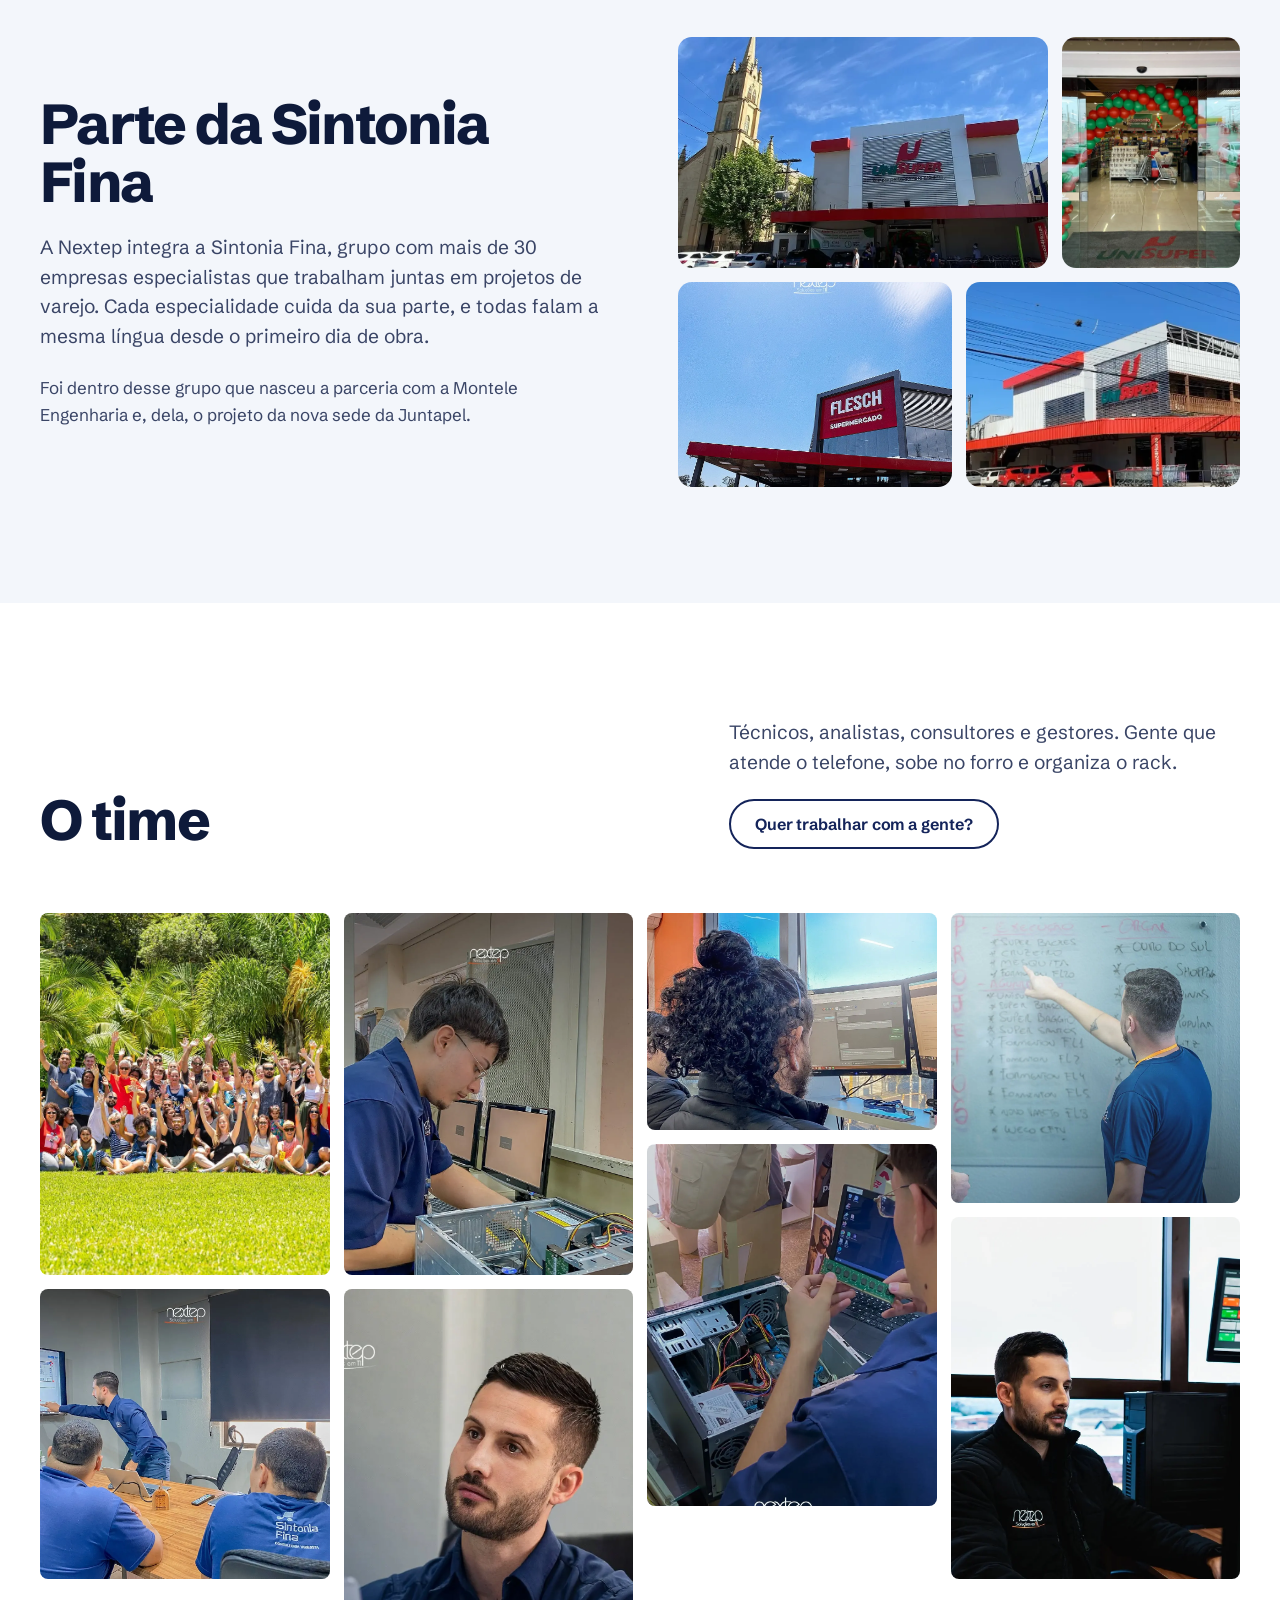
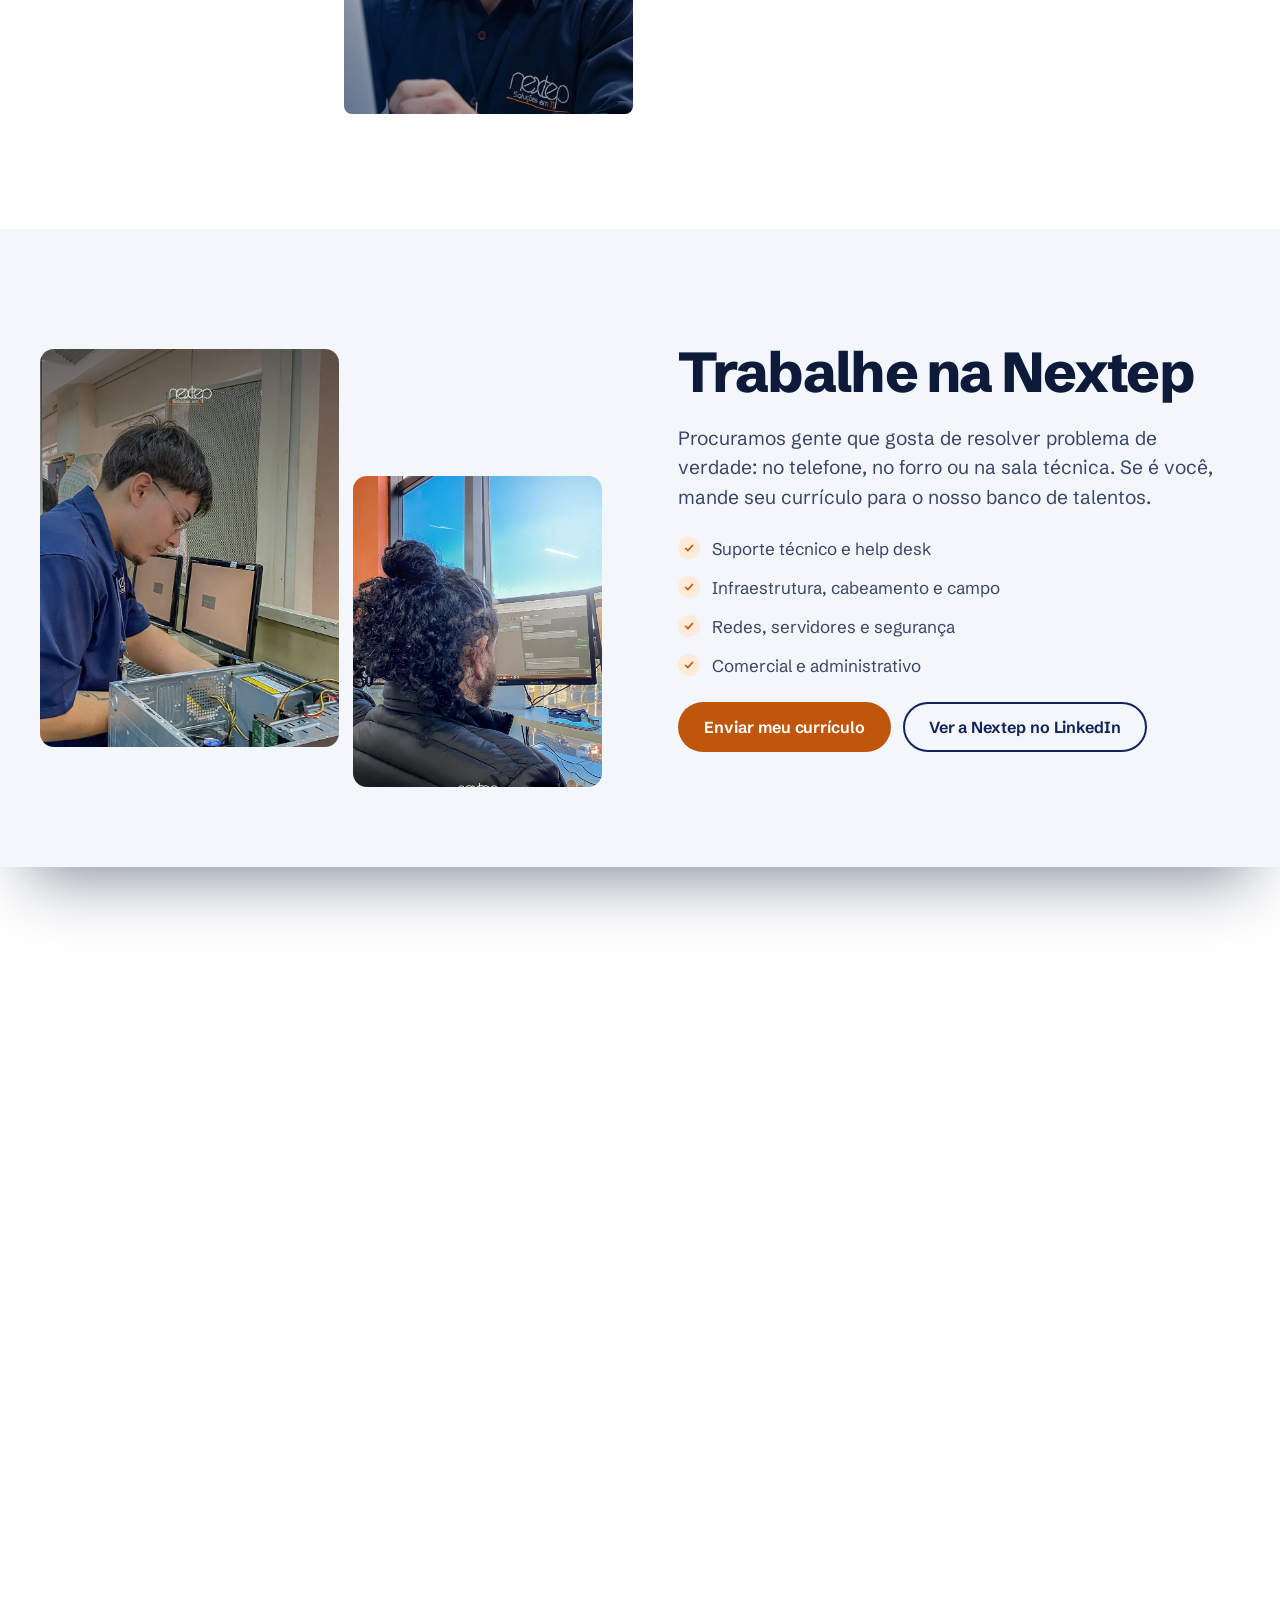
<file: public/sobre.html>
<!doctype html>
<html lang="pt-BR">
<head>
<meta charset="utf-8">
<meta name="viewport" content="width=device-width, initial-scale=1">
<title>Sobre a Nextep | 15 anos de TI em Porto Alegre</title>
<meta name="description" content="A Nextep nasceu em 11 de novembro de 2011 com duas pessoas numa sala pequena. Hoje é um time inteiro que cuida da tecnologia de empresas e supermercados em 4 estados.">
<meta name="robots" content="noindex, nofollow">
<link rel="canonical" href="https://nextepsolucoes.com.br/sobre">
<meta property="og:type" content="website">
<meta property="og:locale" content="pt_BR">
<meta property="og:site_name" content="Nextep Soluções em TI">
<meta property="og:title" content="Sobre a Nextep | 15 anos de TI em Porto Alegre">
<meta property="og:description" content="A Nextep nasceu em 11 de novembro de 2011 com duas pessoas numa sala pequena. Hoje é um time inteiro que cuida da tecnologia de empresas e supermercados em 4 estados.">
<meta property="og:image" content="assets/img/og.jpg">
<meta name="theme-color" content="#14245A">
<link rel="icon" type="image/png" href="assets/img/logo/favicon.png">
<link rel="preconnect" href="https://fonts.googleapis.com">
<link rel="preconnect" href="https://fonts.gstatic.com" crossorigin>
<link href="https://fonts.googleapis.com/css2?family=Schibsted+Grotesk:ital,wght@0,400..900;1,400..700&display=swap" rel="stylesheet">
<link rel="stylesheet" href="assets/css/site.css?v=1795096011">
<script type="application/ld+json">{"@context":"https://schema.org","@type":"LocalBusiness","name":"Nextep Soluções em TI","url":"https://nextepsolucoes.com.br/","telephone":"+55 51 3103-9943","email":"comercial@nextepsolucoes.com.br","foundingDate":"2011-11-11","address":{"@type":"PostalAddress","streetAddress":"Av. Saturnino de Brito, 30, Sala 401","addressLocality":"Porto Alegre","addressRegion":"RS","addressCountry":"BR"},"sameAs":["https://www.instagram.com/nextepsolucoes/","https://www.linkedin.com/company/nextepsolucoes/"]}</script>
<script src="assets/js/site.js?v=1795096011" defer></script>

</head>
<body data-page="sobre">
<a class="skip" href="#conteudo">Pular para o conteúdo</a>
<header class="topo" data-topo>
  <div class="topo__in wrap">
    <a class="topo__logo" href="./" aria-label="Nextep Soluções em TI, página inicial">
      <img src="assets/img/logo/logo-navy.png" alt="Nextep Soluções em TI" width="160" height="74">
    </a>
    <nav class="menu" id="menu" aria-label="Principal">
      <ul class="menu__lista" data-menu-lista>
        <li><a href="./">Início</a></li>
        <li><a href="solucoes">Soluções</a></li>
        <li><a href="projetos">Projetos</a></li>
        <li><a href="sobre" aria-current="page">Sobre</a></li>
        <li><a href="contato">Contato</a></li>
        <li class="menu__pilula" aria-hidden="true"></li>
      </ul>
      <div class="menu__acoes">
        <a class="menu__cliente" href="https://nextep.suport.cloud/" target="_blank" rel="noopener">
          <i aria-hidden="true"><svg viewBox="0 0 24 24" width="18" height="18"><path d="M4 13a8 8 0 0116 0v4a2 2 0 01-2 2h-2v-6h4M4 13v4a2 2 0 002 2h2v-6H4" fill="none" stroke="currentColor" stroke-width="2" stroke-linejoin="round"/></svg></i>
          <span><small>Já é cliente?</small>Área do cliente</span>
          <b class="menu__online" aria-hidden="true"></b>
        </a>
      </div>
      <div class="menu__rodape">
        <a href="tel:+555131039943">(51) 3103-9943</a>
        <a href="mailto:comercial@nextepsolucoes.com.br">comercial@nextepsolucoes.com.br</a>
      </div>
    </nav>
    <button class="topo__burger" type="button" aria-expanded="false" aria-controls="menu" data-burger>
      <span></span><span></span><span class="sr">Abrir menu</span>
    </button>
  </div>
</header>

<main id="conteudo">
<section class="hero hero--interno">
  <div class="wrap hero__grid">
    <div class="hero__texto">
      <p class="hero__selo"><b>15 anos</b> de Nextep, desde 11 de novembro de 2011</p>
      <h1 class="t-xl">Quinze anos fazendo o que ninguém vê.</h1>
      <p class="lead">Redes, servidores, cloud, segurança e suporte que não deixam nenhuma empresa parar. E, por trás disso, um time que se reúne toda semana para que a tecnologia chegue bem até o cliente.</p>
      <div class="acoes"><a class="btn btn--laranja" href="contato#consultoria">Falar com a Nextep</a><button class="btn-play" type="button" data-reel="DfmwL0EpU2J"><i><svg viewBox="0 0 24 24" width="14" height="14" aria-hidden="true"><path d="M8 5v14l11-7z" fill="currentColor"/></svg></i>Vídeo dos 15 anos</button></div>
    </div>
    <div class="mosaico" aria-label="Fotos do time da Nextep" data-mosaico>
      <img src="assets/img/ig/equipe-094.webp" alt="Equipe da Nextep no escritório" width="1080" height="1161">
      <img src="assets/img/ig/equipe-275.webp" alt="Equipe da Nextep reunida" width="1080" height="1161">
      <img src="assets/img/ig/equipe-261.webp" alt="Consultor da Nextep" width="1080" height="1161">
      <img src="assets/img/ig/campo-048.webp" alt="Equipe em visita a obra" width="1080" height="1161">
      <img src="assets/img/ig/equipe-131.webp" alt="Planejamento no quadro" width="1080" height="1161">
      <img src="assets/img/ig/equipe-095.webp" alt="Consultor da Nextep em reunião" width="1080" height="1161">
      <span class="mosaico__no" aria-hidden="true"></span><span class="mosaico__no" aria-hidden="true"></span>
    </div>
  </div>
</section>

<section class="sec">
  <div class="wrap historia">
    <div class="historia__foto"><img src="assets/img/ig/infra-108.webp" alt="Cabos de rede organizados em rack" loading="lazy" width="1080" height="1161"></div>
    <div class="historia__texto">
      <h2 class="t-l">No começo, éramos dois.</h2>
      <p class="lead">Uma sala pequena, uma pilha de CDs e um rack cheio de cabo para organizar. A Nextep nasceu em 11 de novembro de 2011, quando ficou claro que pequenas e médias empresas dependiam cada vez mais de tecnologia e não tinham quem cuidasse dela direito.</p>
      <p>A proposta era ser parceira de infraestrutura de TI, não só um fornecedor que aparece quando algo quebra. Consultoria, administração e mapeamento das necessidades para alinhar o ambiente de tecnologia ao negócio, e deixar o cliente cuidar só do que importa para ele.</p>
      <p>Quinze anos depois, a mesma ideia sustenta um time inteiro.</p>
    </div>
  </div>
</section>

<section class="sec sec--navy">
  <canvas class="rede" data-rede aria-hidden="true"></canvas>
  <div class="wrap duas">
    <div class="pilha">
      <h2 class="t-l">De uma sala para quatro estados</h2>
      <p class="lead">Mais de 100 mil chamados atendidos, mais de 5.000 dispositivos gerenciados e centenas de projetos entregues. Nada disso existiria sem as pessoas: o time, os clientes e os parceiros que confiam na Nextep todos os dias.</p>
      <div class="acoes"><button class="btn-play" type="button" data-reel="DfmwL0EpU2J"><i><svg viewBox="0 0 24 24" width="14" height="14" aria-hidden="true"><path d="M8 5v14l11-7z" fill="currentColor"/></svg></i>Assistir ao vídeo dos 15 anos</button></div>
    </div>
    <ol class="linha">
      <li><time>11 de novembro de 2011</time><h3>Fundação</h3><p>Duas pessoas, uma sala pequena em Porto Alegre e os primeiros clientes de pequeno e médio porte.</p></li>
      <li><time>Os anos seguintes</time><h3>De suporte a parceira de TI</h3><p>A Nextep passa a assumir a TI inteira dos clientes: gestão, redes, servidores e segurança.</p></li>
      <li><time>Varejo</time><h3>Especialista em supermercados</h3><p>Com a Sintonia Fina, a Nextep entra em inaugurações, reformas e mudanças de lojas.</p></li>
      <li><time>2026</time><h3>15 anos</h3><p>Sede da Juntapel inaugurada, mais de 5.000 dispositivos gerenciados e clientes em 4 estados.</p></li>
    </ol>
  </div>
</section>

<section class="sec">
  <div class="wrap duas duas--meio">
    <div class="foto-r"><img src="assets/img/ig/equipe-008.webp" alt="Reunião semanal da liderança da Nextep" loading="lazy" width="1080" height="1161"></div>
    <div class="pilha">
      <h2 class="t-l">Toda semana, a liderança senta na mesma mesa.</h2>
      <p class="lead">Projetos, prioridades, clientes e pessoas. É ali que revisamos o que foi feito, ajustamos o que precisa melhorar e saímos com a semana organizada. Tecnologia é o que entregamos. Alinhamento é o que garante que ela chegue bem até o cliente.</p>
      <ul class="lista-check">
        <li>Atendimento rápido de verdade, medido por SLA</li>
        <li>Padrão técnico em cada ponto, cabo e rack</li>
        <li>Segurança da informação como ponto de partida</li>
        <li>Parceria de longo prazo, não serviço avulso</li>
      </ul>
    </div>
  </div>
</section>

<section class="sec sec--fundo">
  <div class="wrap duas duas--meio">
    <div class="pilha">
      <h2 class="t-l">Parte da Sintonia Fina</h2>
      <p class="lead">A Nextep integra a Sintonia Fina, grupo com mais de 30 empresas especialistas que trabalham juntas em projetos de varejo. Cada especialidade cuida da sua parte, e todas falam a mesma língua desde o primeiro dia de obra.</p>
      <p>Foi dentro desse grupo que nasceu a parceria com a Montele Engenharia e, dela, o projeto da nova sede da Juntapel.</p>
    </div>
    <div class="varejo__fotos">
      <img src="assets/img/ig/varejo-184.webp" alt="Supermercado atendido via Sintonia Fina" loading="lazy" width="1080" height="1161">
      <img src="assets/img/ig/varejo-185.webp" alt="Inauguração de loja" loading="lazy" width="1080" height="1161">
      <img src="assets/img/ig/varejo-250.webp" alt="Supermercado Flesch" loading="lazy" width="1080" height="1161">
      <img src="assets/img/ig/varejo-203.webp" alt="Loja de supermercado" loading="lazy" width="1080" height="1161">
    </div>
  </div>
</section>

<section class="sec">
  <div class="wrap">
    <div class="cab cab--lado">
      <h2 class="t-l">O time</h2>
      <div class="pilha"><p class="lead">Técnicos, analistas, consultores e gestores. Gente que atende o telefone, sobe no forro e organiza o rack.</p><a class="btn btn--linha" href="#trabalhe">Quer trabalhar com a gente?</a></div>
    </div>
    <div class="galeria" data-galeria>
      <figure><img src="assets/img/ig/equipe-275.webp" alt="Equipe da Nextep reunida" loading="lazy" width="1080" height="720"></figure>
      <figure><img src="assets/img/ig/equipe-070.webp" alt="Apresentação de projeto à equipe" loading="lazy" width="1080" height="1161"></figure>
      <figure><img src="assets/img/ig/campo-067.webp" alt="Técnico montando equipamento" loading="lazy" width="1080" height="1161"></figure>
      <figure><img src="assets/img/ig/equipe-261.webp" alt="Consultor da Nextep" loading="lazy" width="1080" height="1161"></figure>
      <figure><img src="assets/img/ig/equipe-115.webp" alt="Analista de suporte" loading="lazy" width="1080" height="1161"></figure>
      <figure><img src="assets/img/ig/campo-061.webp" alt="Técnico fazendo manutenção em computador" loading="lazy" width="1080" height="1161"></figure>
      <figure><img src="assets/img/ig/equipe-131.webp" alt="Planejamento no quadro" loading="lazy" width="1080" height="1161"></figure>
      <figure><img src="assets/img/ig/equipe-214.webp" alt="Integrante da equipe" loading="lazy" width="1080" height="1161"></figure>
    </div>
  </div>
</section>

<section class="sec sec--fundo" id="trabalhe">
  <div class="wrap trabalhe">
    <div class="trabalhe__fotos">
      <img src="assets/img/ig/campo-067.webp" alt="Técnico da Nextep montando equipamento" loading="lazy" width="1080" height="1161">
      <img src="assets/img/ig/equipe-115.webp" alt="Analista de suporte da Nextep" loading="lazy" width="1080" height="1161">
    </div>
    <div class="pilha">
      <h2 class="t-l">Trabalhe na Nextep</h2>
      <p class="lead">Procuramos gente que gosta de resolver problema de verdade: no telefone, no forro ou na sala técnica. Se é você, mande seu currículo para o nosso banco de talentos.</p>
      <ul class="lista-check">
        <li>Suporte técnico e help desk</li>
        <li>Infraestrutura, cabeamento e campo</li>
        <li>Redes, servidores e segurança</li>
        <li>Comercial e administrativo</li>
      </ul>
      <div class="acoes">
        <button class="btn btn--laranja" type="button" data-vagas>Enviar meu currículo</button>
        <a class="btn btn--linha" href="https://www.linkedin.com/company/nextepsolucoes/" target="_blank" rel="noopener">Ver a Nextep no LinkedIn</a>
      </div>
    </div>
  </div>
</section>

</main>
<footer class="rodape" data-rodape>
  <canvas class="rede" data-rede aria-hidden="true"></canvas>
  <div class="wrap">

    <div class="rodape__grid">
      <div class="rodape__marca">
        <img src="assets/img/logo/logo-branco.svg" alt="Nextep Soluções em TI" width="190" height="88" loading="lazy">
        <p>Infraestrutura, suporte e gestão de TI para empresas que não podem parar. Desde 2011, em Porto Alegre.</p>
        <ul class="rodape__redes" aria-label="Redes sociais">
          <li><a href="https://www.instagram.com/nextepsolucoes/" target="_blank" rel="noopener" aria-label="Instagram da Nextep">
            <svg viewBox="0 0 24 24" width="20" height="20" aria-hidden="true"><rect x="3" y="3" width="18" height="18" rx="5" fill="none" stroke="currentColor" stroke-width="2"/><circle cx="12" cy="12" r="4" fill="none" stroke="currentColor" stroke-width="2"/><circle cx="17.5" cy="6.5" r="1.3" fill="currentColor"/></svg>
          </a></li>
          <li><a href="https://www.linkedin.com/company/nextepsolucoes/" target="_blank" rel="noopener" aria-label="LinkedIn da Nextep">
            <svg viewBox="0 0 24 24" width="19" height="19" aria-hidden="true"><path fill="currentColor" d="M20.45 20.45h-3.56v-5.57c0-1.33-.02-3.04-1.85-3.04-1.85 0-2.14 1.45-2.14 2.94v5.67H9.35V9h3.41v1.56h.05c.48-.9 1.64-1.85 3.37-1.85 3.6 0 4.27 2.37 4.27 5.46v6.28zM5.34 7.43a2.06 2.06 0 110-4.13 2.06 2.06 0 010 4.13zM7.12 20.45H3.56V9h3.56v11.45z"/></svg>
          </a></li>
          <li><a href="mailto:comercial@nextepsolucoes.com.br" aria-label="E-mail comercial da Nextep">
            <svg viewBox="0 0 24 24" width="20" height="20" aria-hidden="true"><rect x="3" y="5" width="18" height="14" rx="2" fill="none" stroke="currentColor" stroke-width="2"/><path d="M3 7l9 6 9-6" fill="none" stroke="currentColor" stroke-width="2"/></svg>
          </a></li>
        </ul>
      </div>
      <div>
        <h2 class="rodape__tit">Navegue</h2>
        <ul class="rodape__links">
          <li><a href="solucoes">Soluções</a></li>
          <li><a href="solucoes#varejo">TI para supermercados</a></li>
          <li><a href="projetos">Projetos</a></li>
          <li><a href="sobre">Sobre a Nextep</a></li>
          <li><a href="contato">Contato</a></li>
          <li><a href="sobre#trabalhe" data-vagas>Trabalhe conosco</a></li>
        </ul>
      </div>
      <div>
        <h2 class="rodape__tit">Fale com a gente</h2>
        <ul class="rodape__links">
          <li><a href="tel:+555131039943">(51) 3103-9943</a></li>
          <li><a href="mailto:comercial@nextepsolucoes.com.br">comercial@nextepsolucoes.com.br</a></li>
          <li>Av. Saturnino de Brito, 30, Sala 401<br>Porto Alegre, RS</li>
        </ul>
      </div>
      <div>
        <h2 class="rodape__tit">Já é cliente?</h2>
        <p>Abra e acompanhe seus chamados pela área do cliente.</p>
        <a class="btn btn--linha-clara" href="https://nextep.suport.cloud/" target="_blank" rel="noopener">Abrir chamado</a>
      </div>
    </div>
  </div>

  <div class="rodape__gigante" aria-hidden="true"><img src="assets/img/logo/wordmark-branco.svg" alt="" width="636" height="197" loading="lazy"></div>
  <div class="wrap rodape__base">
    <p>Nextep Soluções em TI, desde 2011. Protótipo de proposta, não indexado.</p>
    <a class="assina" href="https://www.freelainhome.com.br/" target="_blank" rel="noopener" data-assina>
      <svg class="assina__cabo" viewBox="0 0 120 28" width="120" height="28" preserveAspectRatio="xMaxYMid slice" aria-hidden="true">
        <path class="assina__fio" d="M2 14 H38 C50 14 50 6 62 6 H84" pathLength="100" fill="none" stroke="currentColor" stroke-width="2" stroke-linecap="round"/>
        <path class="assina__pulso" d="M2 14 H38 C50 14 50 6 62 6 H84" fill="none" stroke-width="2.4" stroke-linecap="round" pathLength="100"/>
        <g class="assina__plug"><rect x="78" y="1" width="16" height="10" rx="2"/><rect x="94" y="3" width="4" height="6" rx="1"/></g>
        <g class="assina__porta"><rect x="100" y="0" width="19" height="14" rx="2.5"/><rect class="assina__led" x="104" y="18" width="11" height="4" rx="2"/></g>
      </svg>
      <span>Soluções conectadas por <b>Freela In Home</b></span>
    </a>
  </div>
</footer>

<div class="vagasbox" data-vagasbox hidden>
  <div class="vagasbox__fundo" data-vagas-fechar></div>
  <div class="vagasbox__caixa" role="dialog" aria-modal="true" aria-labelledby="vagas-tit">
    <button class="vagasbox__x" type="button" data-vagas-fechar aria-label="Fechar formulário">
      <svg viewBox="0 0 24 24" width="22" height="22" aria-hidden="true"><path d="M6 6l12 12M18 6L6 18" stroke="currentColor" stroke-width="2" stroke-linecap="round"/></svg>
    </button>
    <div class="vagasbox__topo">
      <h2 id="vagas-tit">Trabalhe na Nextep</h2>
      <p>Técnicos de campo, analistas de suporte, redes e infraestrutura. Envie seu currículo e ele fica no nosso banco de talentos para as próximas vagas.</p>
    </div>
    <form class="form form--vagas" data-form data-ok="Currículo recebido. Se o seu perfil combinar com uma vaga aberta, o time da Nextep entra em contato." novalidate>
      <div class="campo"><label for="v-nome">Nome completo</label><input id="v-nome" name="nome" autocomplete="name" required></div>
      <div class="campo"><label for="v-email">E-mail</label><input id="v-email" name="email" type="email" autocomplete="email" required></div>
      <div class="campo"><label for="v-fone">WhatsApp</label><input id="v-fone" name="whatsapp" type="tel" autocomplete="tel" inputmode="tel" pattern="\(\d{2}\) \d{4,5}-\d{4}" title="Número com DDD, por exemplo (51) 99999-9999" required></div>
      <div class="campo"><label for="v-area">Área de interesse</label>
        <select id="v-area" name="area" required>
          <option value="">Selecione</option><option>Suporte técnico e help desk</option><option>Infraestrutura e campo</option><option>Redes e segurança</option><option>Comercial</option><option>Administrativo</option>
        </select></div>
      <div class="campo campo--cheio"><label for="v-linkedin">LinkedIn <span>(opcional)</span></label><input id="v-linkedin" name="linkedin" type="url" placeholder="https://www.linkedin.com/in/seu-perfil"></div>
      <div class="campo campo--cheio arquivo" data-arquivo>
        <span class="arquivo__rot" id="v-cv-rot">Currículo</span>
        <label class="arquivo__zona" for="v-cv">
          <svg viewBox="0 0 24 24" width="26" height="26" aria-hidden="true"><path d="M12 16V4m0 0l-5 5m5-5l5 5M4 16v3a1 1 0 001 1h14a1 1 0 001-1v-3" fill="none" stroke="currentColor" stroke-width="2" stroke-linecap="round" stroke-linejoin="round"/></svg>
          <span data-arquivo-txt><b>Escolher arquivo</b> ou arraste aqui. PDF ou Word, até 5 MB.</span>
        </label>
        <input id="v-cv" name="curriculo" type="file" accept=".pdf,.doc,.docx,application/pdf,application/msword,application/vnd.openxmlformats-officedocument.wordprocessingml.document" aria-labelledby="v-cv-rot" required>
      </div>
      <div class="campo campo--cheio"><label for="v-msg">Conte um pouco sobre você <span>(opcional)</span></label><textarea id="v-msg" name="mensagem" rows="3"></textarea></div>
      <div class="form__rodape">
        <label class="aceite"><input type="checkbox" name="aceite" required> Autorizo a Nextep a guardar meus dados para processos seletivos.</label>
        <button class="btn btn--laranja" type="submit">Enviar currículo</button>
      </div>
      <p class="form__ok" role="status"></p>
    </form>
  </div>
</div>

<div class="reelbox" data-reelbox hidden>
  <div class="reelbox__fundo" data-reel-fechar></div>
  <div class="reelbox__caixa" role="dialog" aria-modal="true" aria-label="Vídeo da Nextep">
    <button class="reelbox__x" type="button" data-reel-fechar aria-label="Fechar vídeo">
      <svg viewBox="0 0 24 24" width="22" height="22" aria-hidden="true"><path d="M6 6l12 12M18 6L6 18" stroke="currentColor" stroke-width="2" stroke-linecap="round"/></svg>
    </button>
    <div class="reelbox__frame" data-reel-frame></div>
  </div>
</div>

<div class="fotobox" data-fotobox hidden>
  <div class="fotobox__fundo" data-foto-fechar></div>
  <figure class="fotobox__caixa" role="dialog" aria-modal="true" aria-label="Foto ampliada">
    <img alt="" data-foto-img>
    <button class="fotobox__x" type="button" data-foto-fechar aria-label="Fechar foto">
      <svg viewBox="0 0 24 24" width="22" height="22" aria-hidden="true"><path d="M6 6l12 12M18 6L6 18" stroke="currentColor" stroke-width="2" stroke-linecap="round"/></svg>
    </button>
    <button class="fotobox__nav fotobox__nav--ant" type="button" data-foto-ant aria-label="Foto anterior">
      <svg viewBox="0 0 24 24" width="22" height="22" aria-hidden="true"><path d="M15 5l-7 7 7 7" fill="none" stroke="currentColor" stroke-width="2" stroke-linecap="round"/></svg>
    </button>
    <button class="fotobox__nav fotobox__nav--prox" type="button" data-foto-prox aria-label="Próxima foto">
      <svg viewBox="0 0 24 24" width="22" height="22" aria-hidden="true"><path d="M9 5l7 7-7 7" fill="none" stroke="currentColor" stroke-width="2" stroke-linecap="round"/></svg>
    </button>
  </figure>
</div>

<call-us-selector phonesystem-url="https://tel-mastercloud2.my3cx.com.br:5001" party="LiveChat12344"></call-us-selector>
<script defer src="https://downloads-global.3cx.com/downloads/livechatandtalk/v1/callus.js" id="tcx-callus-js" charset="utf-8"></script>

</body>
</html>
</file>
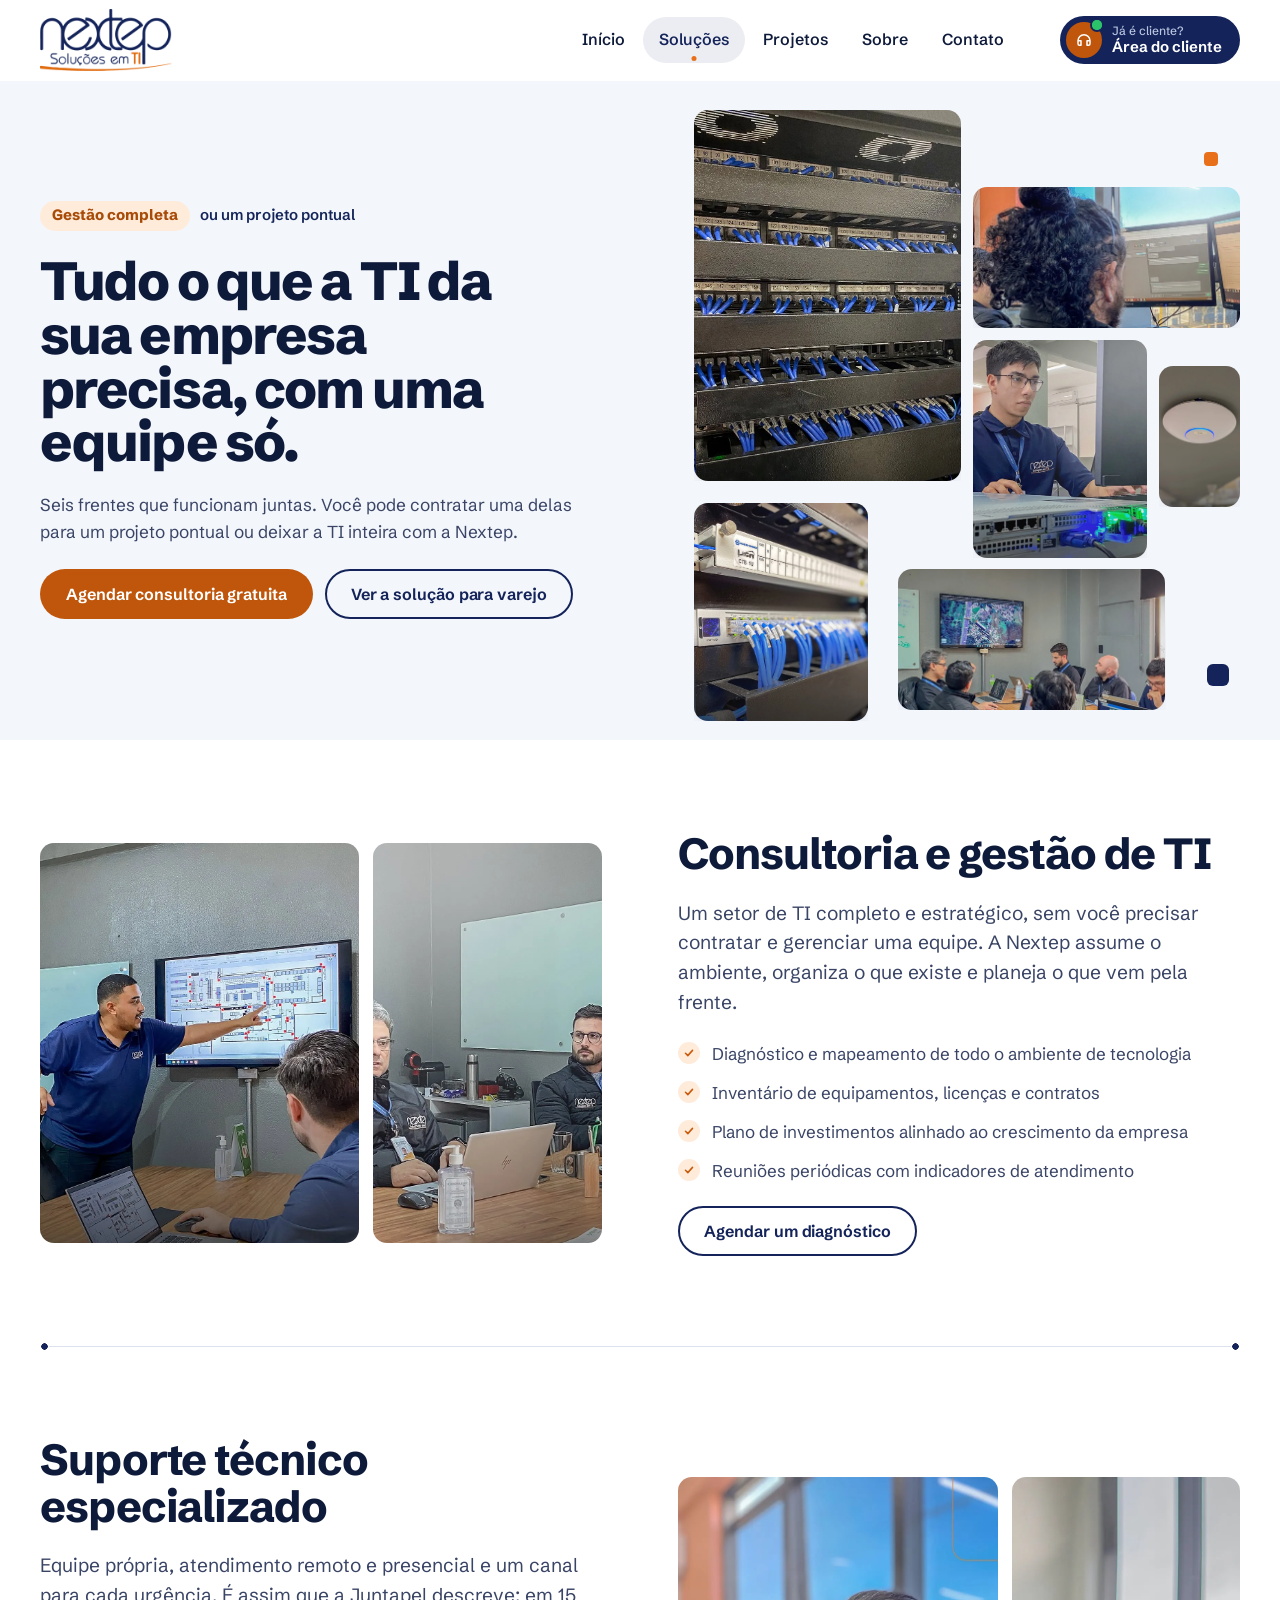
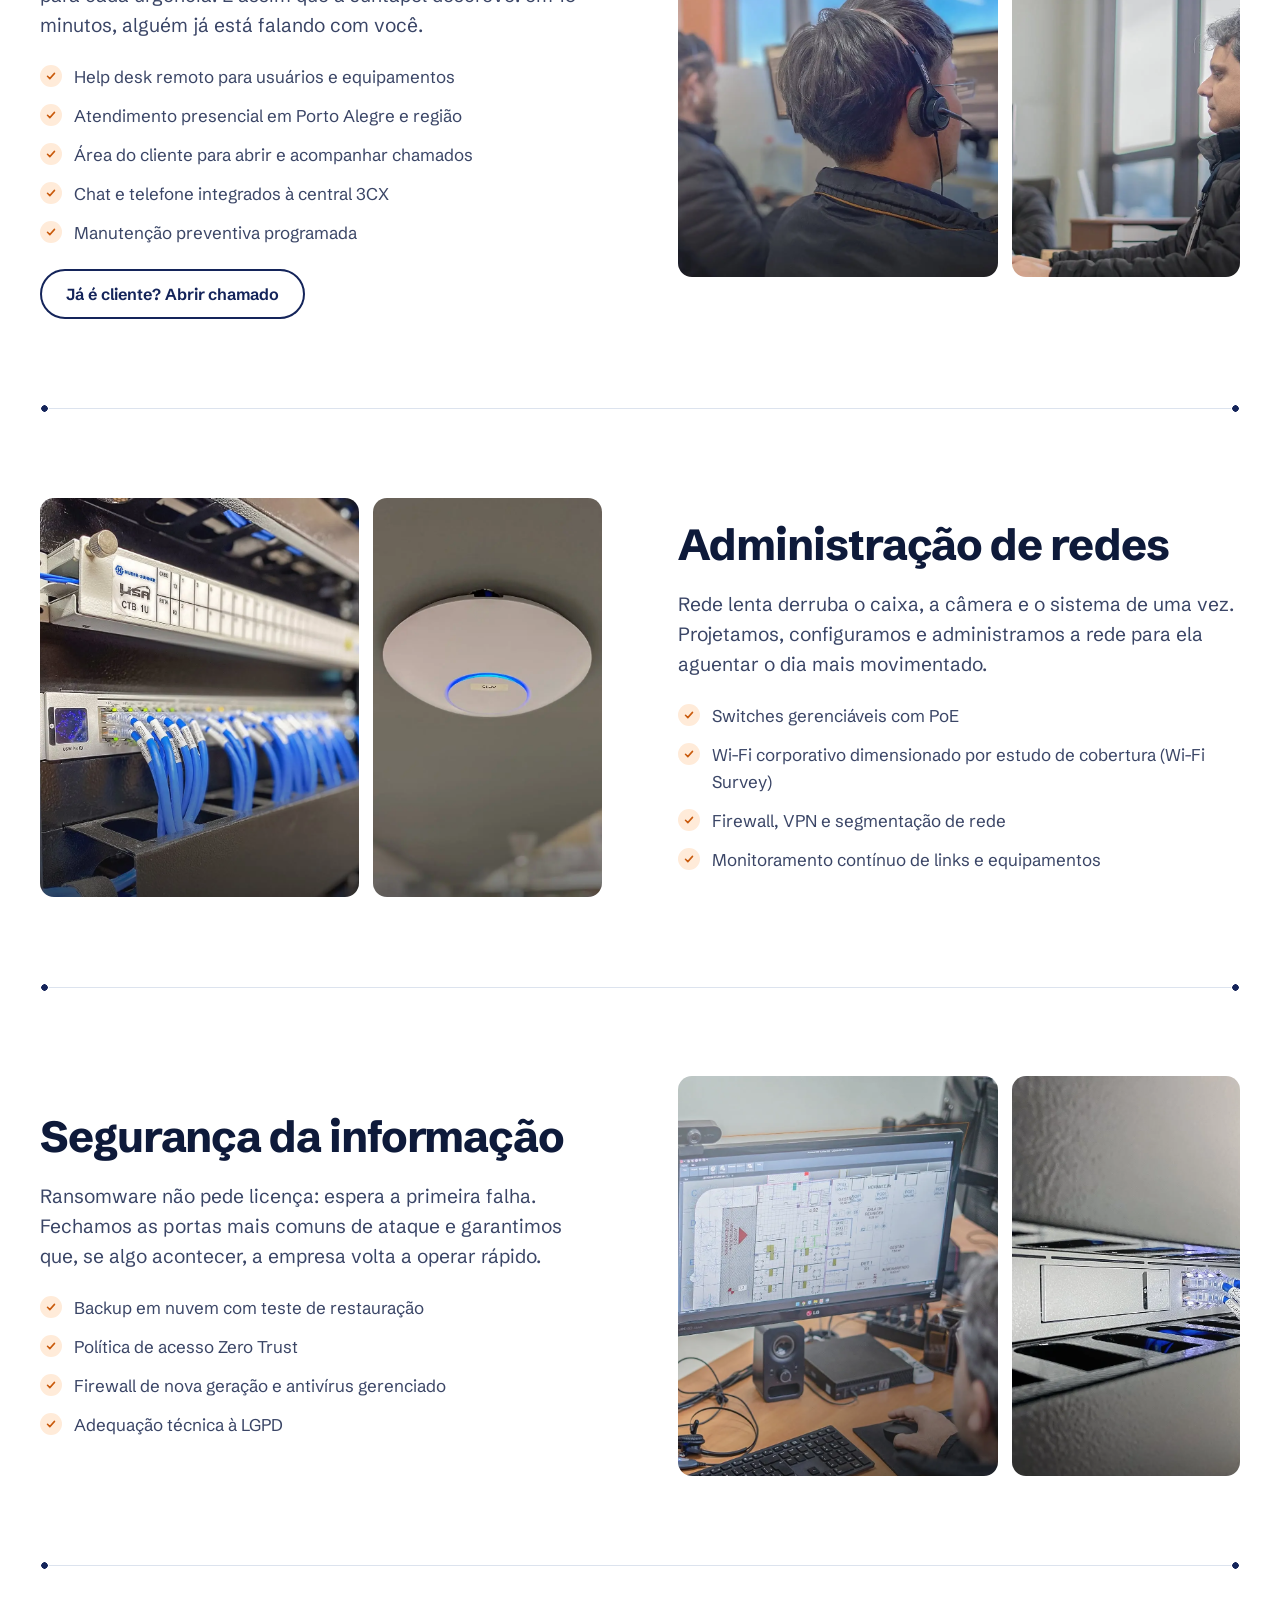
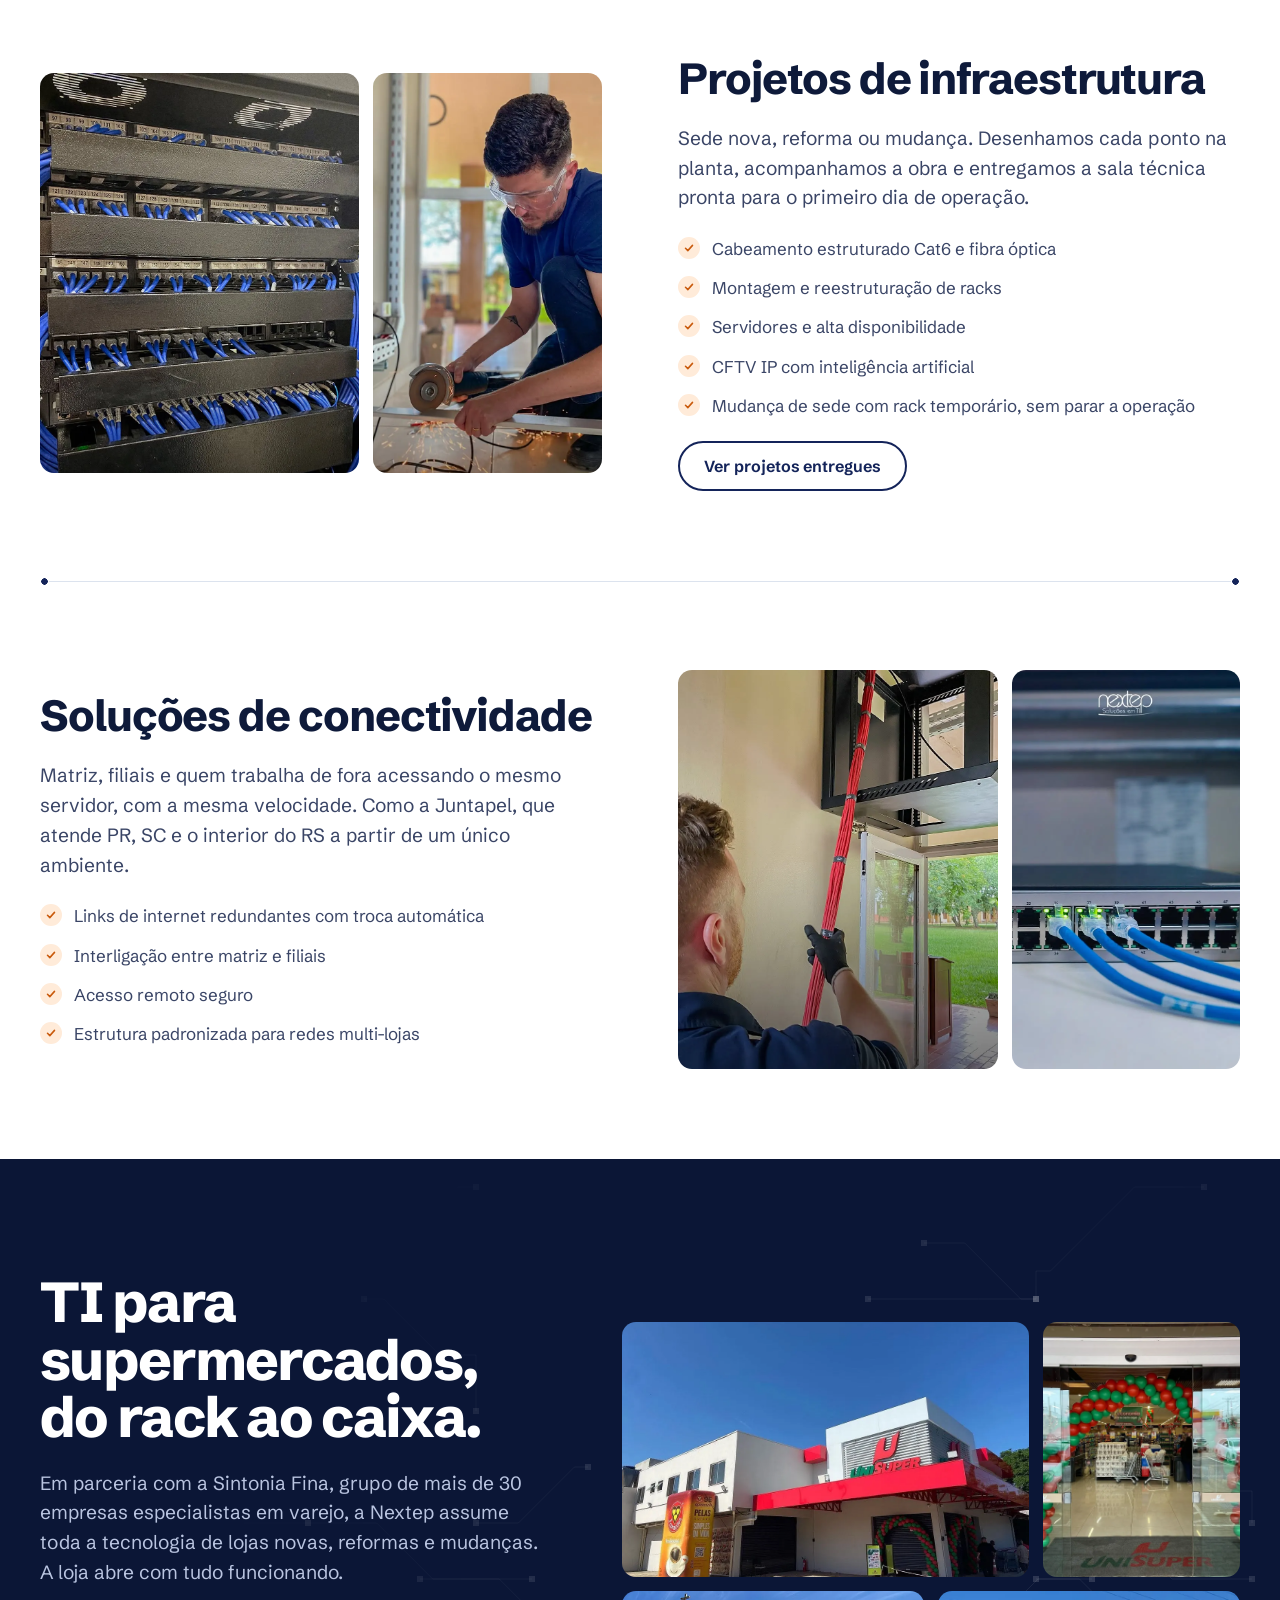
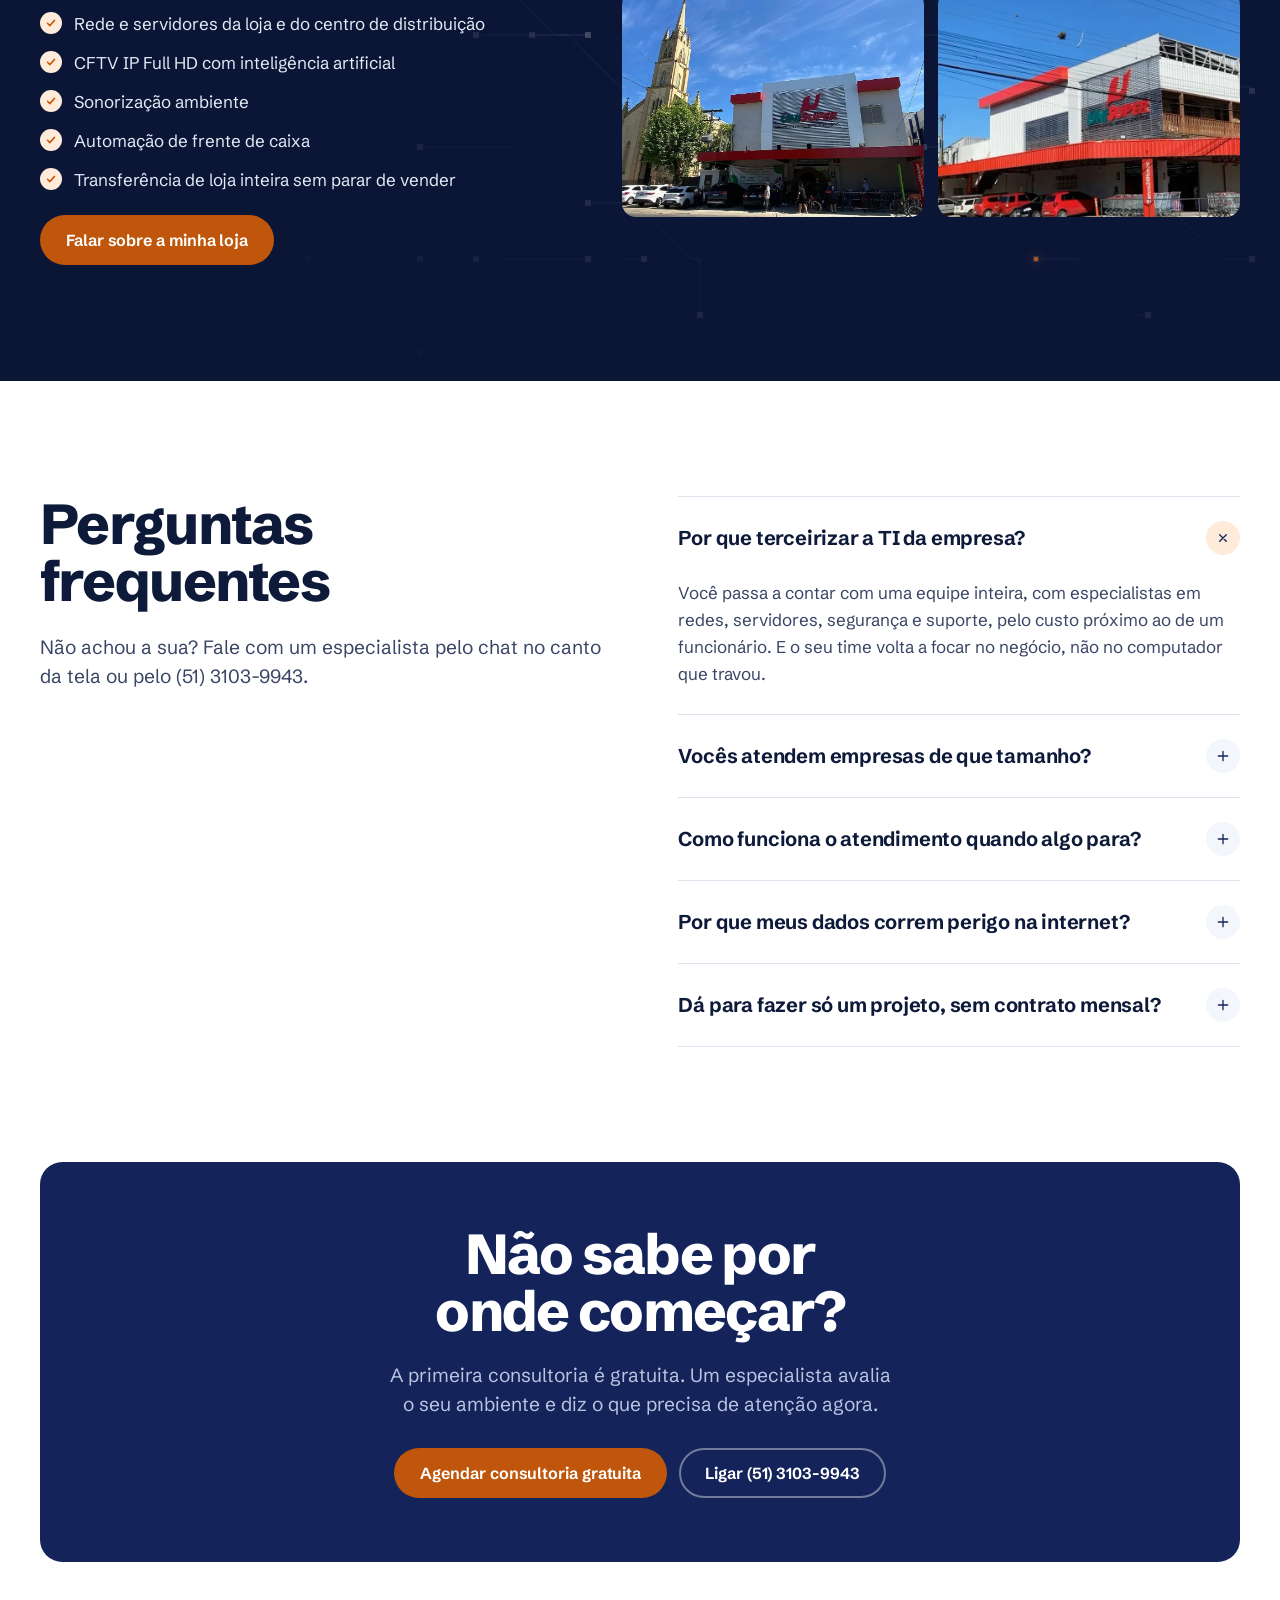
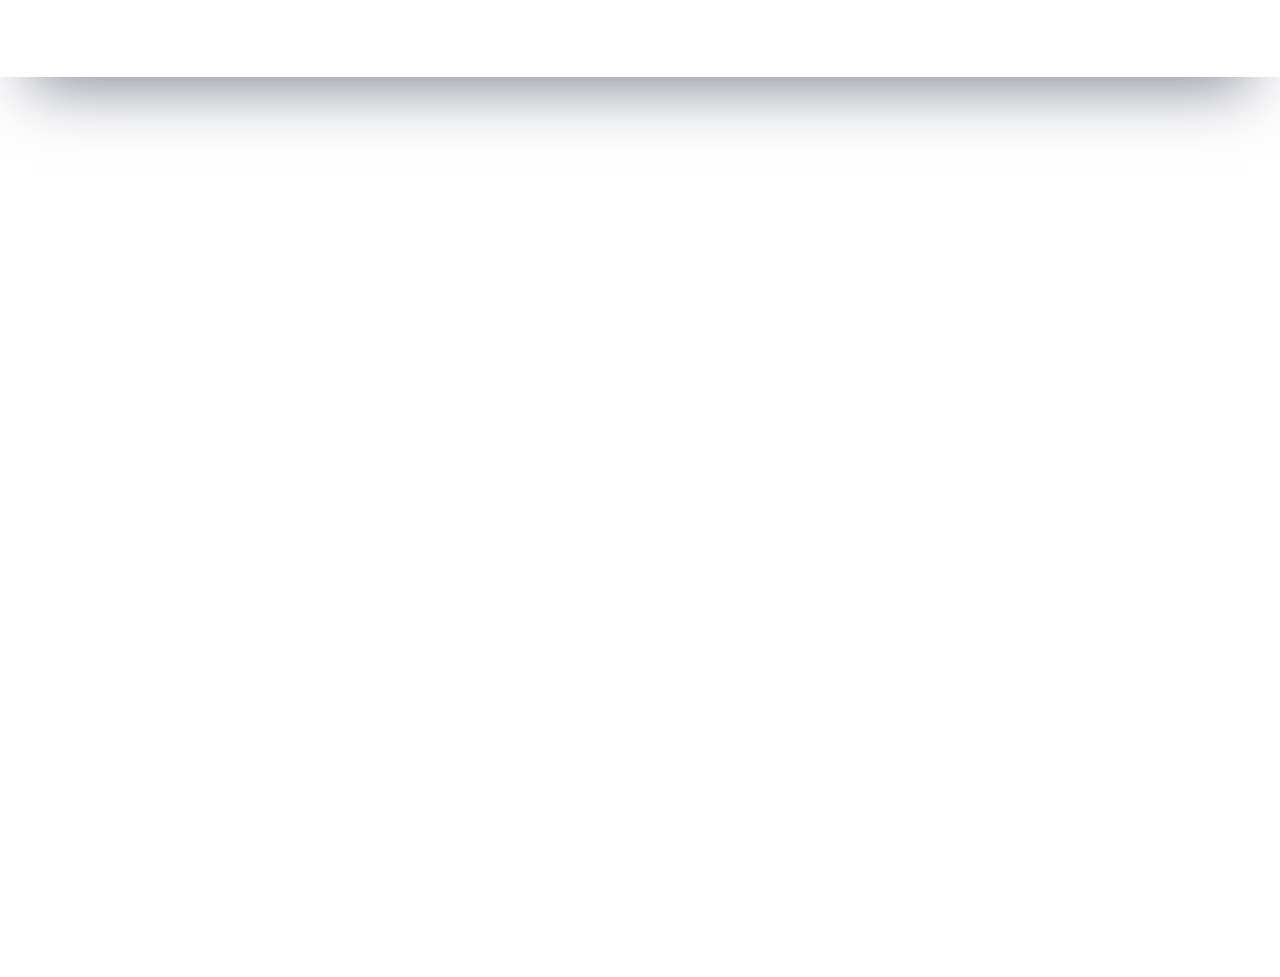
<file: public/solucoes.html>
<!doctype html>
<html lang="pt-BR">
<head>
<meta charset="utf-8">
<meta name="viewport" content="width=device-width, initial-scale=1">
<title>Soluções de TI para empresas | Nextep Soluções em TI</title>
<meta name="description" content="Gestão e terceirização de TI, suporte técnico, redes, segurança da informação, projetos de infraestrutura e conectividade. E uma solução completa para supermercados.">
<meta name="robots" content="noindex, nofollow">
<link rel="canonical" href="https://nextepsolucoes.com.br/solucoes">
<meta property="og:type" content="website">
<meta property="og:locale" content="pt_BR">
<meta property="og:site_name" content="Nextep Soluções em TI">
<meta property="og:title" content="Soluções de TI para empresas | Nextep Soluções em TI">
<meta property="og:description" content="Gestão e terceirização de TI, suporte técnico, redes, segurança da informação, projetos de infraestrutura e conectividade. E uma solução completa para supermercados.">
<meta property="og:image" content="assets/img/og.jpg">
<meta name="theme-color" content="#14245A">
<link rel="icon" type="image/png" href="assets/img/logo/favicon.png">
<link rel="preconnect" href="https://fonts.googleapis.com">
<link rel="preconnect" href="https://fonts.gstatic.com" crossorigin>
<link href="https://fonts.googleapis.com/css2?family=Schibsted+Grotesk:ital,wght@0,400..900;1,400..700&display=swap" rel="stylesheet">
<link rel="stylesheet" href="assets/css/site.css?v=1795096011">
<script type="application/ld+json">{"@context":"https://schema.org","@type":"LocalBusiness","name":"Nextep Soluções em TI","url":"https://nextepsolucoes.com.br/","telephone":"+55 51 3103-9943","email":"comercial@nextepsolucoes.com.br","foundingDate":"2011-11-11","address":{"@type":"PostalAddress","streetAddress":"Av. Saturnino de Brito, 30, Sala 401","addressLocality":"Porto Alegre","addressRegion":"RS","addressCountry":"BR"},"sameAs":["https://www.instagram.com/nextepsolucoes/","https://www.linkedin.com/company/nextepsolucoes/"]}</script>
<script src="assets/js/site.js?v=1795096011" defer></script>

</head>
<body data-page="solucoes">
<a class="skip" href="#conteudo">Pular para o conteúdo</a>
<header class="topo" data-topo>
  <div class="topo__in wrap">
    <a class="topo__logo" href="./" aria-label="Nextep Soluções em TI, página inicial">
      <img src="assets/img/logo/logo-navy.png" alt="Nextep Soluções em TI" width="160" height="74">
    </a>
    <nav class="menu" id="menu" aria-label="Principal">
      <ul class="menu__lista" data-menu-lista>
        <li><a href="./">Início</a></li>
        <li><a href="solucoes" aria-current="page">Soluções</a></li>
        <li><a href="projetos">Projetos</a></li>
        <li><a href="sobre">Sobre</a></li>
        <li><a href="contato">Contato</a></li>
        <li class="menu__pilula" aria-hidden="true"></li>
      </ul>
      <div class="menu__acoes">
        <a class="menu__cliente" href="https://nextep.suport.cloud/" target="_blank" rel="noopener">
          <i aria-hidden="true"><svg viewBox="0 0 24 24" width="18" height="18"><path d="M4 13a8 8 0 0116 0v4a2 2 0 01-2 2h-2v-6h4M4 13v4a2 2 0 002 2h2v-6H4" fill="none" stroke="currentColor" stroke-width="2" stroke-linejoin="round"/></svg></i>
          <span><small>Já é cliente?</small>Área do cliente</span>
          <b class="menu__online" aria-hidden="true"></b>
        </a>
      </div>
      <div class="menu__rodape">
        <a href="tel:+555131039943">(51) 3103-9943</a>
        <a href="mailto:comercial@nextepsolucoes.com.br">comercial@nextepsolucoes.com.br</a>
      </div>
    </nav>
    <button class="topo__burger" type="button" aria-expanded="false" aria-controls="menu" data-burger>
      <span></span><span></span><span class="sr">Abrir menu</span>
    </button>
  </div>
</header>

<main id="conteudo">
<section class="hero hero--interno">
  <div class="wrap hero__grid">
    <div class="hero__texto">
      <p class="hero__selo"><b>Gestão completa</b> ou um projeto pontual</p>
      <h1 class="t-xl">Tudo o que a TI da sua empresa precisa, com uma equipe só.</h1>
      <p class="lead">Seis frentes que funcionam juntas. Você pode contratar uma delas para um projeto pontual ou deixar a TI inteira com a Nextep.</p>
      <div class="acoes"><a class="btn btn--laranja" href="contato#consultoria">Agendar consultoria gratuita</a><a class="btn btn--linha" href="#varejo">Ver a solução para varejo</a></div>
    </div>
    <div class="mosaico" aria-label="Fotos da Nextep em serviço" data-mosaico>
      <img src="assets/img/ig/infra-063.webp" alt="Rack com cabeamento estruturado identificado" width="1080" height="1161">
      <img src="assets/img/ig/equipe-115.webp" alt="Analista monitorando chamados" width="1080" height="1161">
      <img src="assets/img/ig/campo-104.webp" alt="Técnico configurando switch" width="1080" height="1161">
      <img src="assets/img/ig/infra-030.webp" alt="Switch gerenciável com cabos conectados" width="1080" height="1161">
      <img src="assets/img/ig/equipe-069.webp" alt="Reunião de projeto da equipe" width="1080" height="1161">
      <img src="assets/img/ig/campo-052.webp" alt="Access point Wi-Fi corporativo instalado no teto" width="1080" height="1161">
      <span class="mosaico__no" aria-hidden="true"></span><span class="mosaico__no" aria-hidden="true"></span>
    </div>
  </div>
</section>

<div class="wrap">
  <section class="solucao" id="gestao">
    <div class="solucao__fotos">
      <img src="assets/img/ig/equipe-071.webp" alt="Consultor apresentando diagnóstico de TI" loading="lazy" width="1080" height="1161">
      <img src="assets/img/ig/equipe-092.webp" alt="Reunião de alinhamento com cliente" loading="lazy" width="1080" height="1161">
    </div>
    <div class="solucao__texto">
      <h2>Consultoria e gestão de TI</h2>
      <p class="lead">Um setor de TI completo e estratégico, sem você precisar contratar e gerenciar uma equipe. A Nextep assume o ambiente, organiza o que existe e planeja o que vem pela frente.</p>
      <ul class="lista-check">
        <li>Diagnóstico e mapeamento de todo o ambiente de tecnologia</li>
        <li>Inventário de equipamentos, licenças e contratos</li>
        <li>Plano de investimentos alinhado ao crescimento da empresa</li>
        <li>Reuniões periódicas com indicadores de atendimento</li>
      </ul>
      <a class="btn btn--linha" href="contato#consultoria">Agendar um diagnóstico</a>
    </div>
  </section>

  <section class="solucao" id="suporte">
    <div class="cabo" aria-hidden="true"><i></i><i></i><i></i></div>
    <div class="solucao__fotos">
      <img src="assets/img/ig/equipe-132.webp" alt="Analista de suporte em atendimento por telefone" loading="lazy" width="1080" height="1161">
      <img src="assets/img/ig/equipe-100.webp" alt="Analista acompanhando chamados no computador" loading="lazy" width="1080" height="1161">
    </div>
    <div class="solucao__texto">
      <h2>Suporte técnico especializado</h2>
      <p class="lead">Equipe própria, atendimento remoto e presencial e um canal para cada urgência. É assim que a Juntapel descreve: em 15 minutos, alguém já está falando com você.</p>
      <ul class="lista-check">
        <li>Help desk remoto para usuários e equipamentos</li>
        <li>Atendimento presencial em Porto Alegre e região</li>
        <li>Área do cliente para abrir e acompanhar chamados</li>
        <li>Chat e telefone integrados à central 3CX</li>
        <li>Manutenção preventiva programada</li>
      </ul>
      <a class="btn btn--linha" href="https://nextep.suport.cloud/" target="_blank" rel="noopener">Já é cliente? Abrir chamado</a>
    </div>
  </section>

  <section class="solucao" id="redes">
    <div class="cabo" aria-hidden="true"><i></i><i></i><i></i></div>
    <div class="solucao__fotos">
      <img src="assets/img/ig/infra-030.webp" alt="Switch gerenciável com cabos identificados" loading="lazy" width="1080" height="1161">
      <img src="assets/img/ig/campo-052.webp" alt="Access point instalado no teto" loading="lazy" width="1080" height="1161">
    </div>
    <div class="solucao__texto">
      <h2>Administração de redes</h2>
      <p class="lead">Rede lenta derruba o caixa, a câmera e o sistema de uma vez. Projetamos, configuramos e administramos a rede para ela aguentar o dia mais movimentado.</p>
      <ul class="lista-check">
        <li>Switches gerenciáveis com PoE</li>
        <li>Wi-Fi corporativo dimensionado por estudo de cobertura (Wi-Fi Survey)</li>
        <li>Firewall, VPN e segmentação de rede</li>
        <li>Monitoramento contínuo de links e equipamentos</li>
      </ul>
    </div>
  </section>

  <section class="solucao" id="seguranca">
    <div class="cabo" aria-hidden="true"><i></i><i></i><i></i></div>
    <div class="solucao__fotos">
      <img src="assets/img/ig/equipe-135.webp" alt="Painel de monitoramento de segurança" loading="lazy" width="1080" height="1161">
      <img src="assets/img/ig/infra-077.webp" alt="Firewall instalado no rack" loading="lazy" width="1080" height="1161">
    </div>
    <div class="solucao__texto">
      <h2>Segurança da informação</h2>
      <p class="lead">Ransomware não pede licença: espera a primeira falha. Fechamos as portas mais comuns de ataque e garantimos que, se algo acontecer, a empresa volta a operar rápido.</p>
      <ul class="lista-check">
        <li>Backup em nuvem com teste de restauração</li>
        <li>Política de acesso Zero Trust</li>
        <li>Firewall de nova geração e antivírus gerenciado</li>
        <li>Adequação técnica à LGPD</li>
      </ul>
    </div>
  </section>

  <section class="solucao" id="infraestrutura">
    <div class="cabo" aria-hidden="true"><i></i><i></i><i></i></div>
    <div class="solucao__fotos">
      <img src="assets/img/ig/infra-063.webp" alt="Rack com cabeamento estruturado" loading="lazy" width="1080" height="1161">
      <img src="assets/img/ig/campo-058.webp" alt="Técnico em instalação de infraestrutura" loading="lazy" width="1080" height="1161">
    </div>
    <div class="solucao__texto">
      <h2>Projetos de infraestrutura</h2>
      <p class="lead">Sede nova, reforma ou mudança. Desenhamos cada ponto na planta, acompanhamos a obra e entregamos a sala técnica pronta para o primeiro dia de operação.</p>
      <ul class="lista-check">
        <li>Cabeamento estruturado Cat6 e fibra óptica</li>
        <li>Montagem e reestruturação de racks</li>
        <li>Servidores e alta disponibilidade</li>
        <li>CFTV IP com inteligência artificial</li>
        <li>Mudança de sede com rack temporário, sem parar a operação</li>
      </ul>
      <a class="btn btn--linha" href="projetos">Ver projetos entregues</a>
    </div>
  </section>

  <section class="solucao" id="conectividade">
    <div class="cabo" aria-hidden="true"><i></i><i></i><i></i></div>
    <div class="solucao__fotos">
      <img src="assets/img/ig/campo-051.webp" alt="Passagem de cabeamento pelo forro" loading="lazy" width="1080" height="1161">
      <img src="assets/img/ig/infra-238.webp" alt="Switch com cabos de rede conectados" loading="lazy" width="1080" height="1161">
    </div>
    <div class="solucao__texto">
      <h2>Soluções de conectividade</h2>
      <p class="lead">Matriz, filiais e quem trabalha de fora acessando o mesmo servidor, com a mesma velocidade. Como a Juntapel, que atende PR, SC e o interior do RS a partir de um único ambiente.</p>
      <ul class="lista-check">
        <li>Links de internet redundantes com troca automática</li>
        <li>Interligação entre matriz e filiais</li>
        <li>Acesso remoto seguro</li>
        <li>Estrutura padronizada para redes multi-lojas</li>
      </ul>
    </div>
  </section>
</div>

<section class="sec sec--navy" id="varejo">
  <canvas class="rede" data-rede aria-hidden="true"></canvas>
  <div class="wrap varejo">
    <div class="pilha">
      <h2 class="t-l">TI para supermercados, do rack ao caixa.</h2>
      <p class="lead">Em parceria com a Sintonia Fina, grupo de mais de 30 empresas especialistas em varejo, a Nextep assume toda a tecnologia de lojas novas, reformas e mudanças. A loja abre com tudo funcionando.</p>
      <ul class="lista-check">
        <li>Rede e servidores da loja e do centro de distribuição</li>
        <li>CFTV IP Full HD com inteligência artificial</li>
        <li>Sonorização ambiente</li>
        <li>Automação de frente de caixa</li>
        <li>Transferência de loja inteira sem parar de vender</li>
      </ul>
      <div class="acoes"><a class="btn btn--laranja" href="contato#consultoria">Falar sobre a minha loja</a></div>
    </div>
    <div class="varejo__fotos">
      <img src="assets/img/ig/varejo-277.webp" alt="Supermercado inaugurado com estrutura da Nextep" loading="lazy" width="1080" height="1161">
      <img src="assets/img/ig/varejo-185.webp" alt="Entrada de supermercado na inauguração" loading="lazy" width="1080" height="1161">
      <img src="assets/img/ig/varejo-184.webp" alt="Fachada do Unisuper" loading="lazy" width="1080" height="1161">
      <img src="assets/img/ig/varejo-203.webp" alt="Loja de supermercado em construção" loading="lazy" width="1080" height="1161">
    </div>
  </div>
</section>

<section class="sec">
  <div class="wrap duas">
    <div class="pilha">
      <h2 class="t-l">Perguntas frequentes</h2>
      <p class="lead">Não achou a sua? Fale com um especialista pelo chat no canto da tela ou pelo (51) 3103-9943.</p>
    </div>
    <div class="faq">
      <details open><summary>Por que terceirizar a TI da empresa?</summary>
        <p>Você passa a contar com uma equipe inteira, com especialistas em redes, servidores, segurança e suporte, pelo custo próximo ao de um funcionário. E o seu time volta a focar no negócio, não no computador que travou.</p></details>
      <details><summary>Vocês atendem empresas de que tamanho?</summary>
        <p>De pequenas e médias empresas a redes de supermercados com várias lojas. Hoje a Nextep gerencia mais de 5.000 dispositivos em 4 estados.</p></details>
      <details><summary>Como funciona o atendimento quando algo para?</summary>
        <p>Você abre o chamado pela área do cliente, pelo chat ou por telefone. A equipe atua primeiro de forma remota e, se for preciso, vai até a empresa. 98% dos chamados são resolvidos dentro do prazo combinado.</p></details>
      <details><summary>Por que meus dados correm perigo na internet?</summary>
        <p>Ataques, vazamentos e uso indevido de informação acontecem centenas de vezes por dia no Brasil. Backup testado, firewall bem configurado e controle de acesso reduzem muito o risco e o tempo de parada.</p></details>
      <details><summary>Dá para fazer só um projeto, sem contrato mensal?</summary>
        <p>Sim. Cabeamento, montagem de rack, Wi-Fi ou mudança de sede podem ser contratados como projeto fechado. Muitos clientes começam assim e depois deixam a gestão com a Nextep.</p></details>
    </div>
  </div>
</section>

<section class="sec sec--colado">
  <div class="wrap">
    <div class="consultoria consultoria--centro">
      <h2 class="t-l"><span class="linha-fixa">Não sabe por</span> <span class="linha-fixa">onde começar?</span></h2>
      <p class="lead">A primeira consultoria é gratuita. Um especialista avalia o seu ambiente e diz o que precisa de atenção agora.</p>
      <div class="acoes"><a class="btn btn--laranja" href="contato#consultoria">Agendar consultoria gratuita</a><a class="btn btn--linha-clara" href="tel:+555131039943">Ligar (51) 3103-9943</a></div>
    </div>
  </div>
</section>

</main>
<footer class="rodape" data-rodape>
  <canvas class="rede" data-rede aria-hidden="true"></canvas>
  <div class="wrap">

    <div class="rodape__grid">
      <div class="rodape__marca">
        <img src="assets/img/logo/logo-branco.svg" alt="Nextep Soluções em TI" width="190" height="88" loading="lazy">
        <p>Infraestrutura, suporte e gestão de TI para empresas que não podem parar. Desde 2011, em Porto Alegre.</p>
        <ul class="rodape__redes" aria-label="Redes sociais">
          <li><a href="https://www.instagram.com/nextepsolucoes/" target="_blank" rel="noopener" aria-label="Instagram da Nextep">
            <svg viewBox="0 0 24 24" width="20" height="20" aria-hidden="true"><rect x="3" y="3" width="18" height="18" rx="5" fill="none" stroke="currentColor" stroke-width="2"/><circle cx="12" cy="12" r="4" fill="none" stroke="currentColor" stroke-width="2"/><circle cx="17.5" cy="6.5" r="1.3" fill="currentColor"/></svg>
          </a></li>
          <li><a href="https://www.linkedin.com/company/nextepsolucoes/" target="_blank" rel="noopener" aria-label="LinkedIn da Nextep">
            <svg viewBox="0 0 24 24" width="19" height="19" aria-hidden="true"><path fill="currentColor" d="M20.45 20.45h-3.56v-5.57c0-1.33-.02-3.04-1.85-3.04-1.85 0-2.14 1.45-2.14 2.94v5.67H9.35V9h3.41v1.56h.05c.48-.9 1.64-1.85 3.37-1.85 3.6 0 4.27 2.37 4.27 5.46v6.28zM5.34 7.43a2.06 2.06 0 110-4.13 2.06 2.06 0 010 4.13zM7.12 20.45H3.56V9h3.56v11.45z"/></svg>
          </a></li>
          <li><a href="mailto:comercial@nextepsolucoes.com.br" aria-label="E-mail comercial da Nextep">
            <svg viewBox="0 0 24 24" width="20" height="20" aria-hidden="true"><rect x="3" y="5" width="18" height="14" rx="2" fill="none" stroke="currentColor" stroke-width="2"/><path d="M3 7l9 6 9-6" fill="none" stroke="currentColor" stroke-width="2"/></svg>
          </a></li>
        </ul>
      </div>
      <div>
        <h2 class="rodape__tit">Navegue</h2>
        <ul class="rodape__links">
          <li><a href="solucoes">Soluções</a></li>
          <li><a href="solucoes#varejo">TI para supermercados</a></li>
          <li><a href="projetos">Projetos</a></li>
          <li><a href="sobre">Sobre a Nextep</a></li>
          <li><a href="contato">Contato</a></li>
          <li><a href="sobre#trabalhe" data-vagas>Trabalhe conosco</a></li>
        </ul>
      </div>
      <div>
        <h2 class="rodape__tit">Fale com a gente</h2>
        <ul class="rodape__links">
          <li><a href="tel:+555131039943">(51) 3103-9943</a></li>
          <li><a href="mailto:comercial@nextepsolucoes.com.br">comercial@nextepsolucoes.com.br</a></li>
          <li>Av. Saturnino de Brito, 30, Sala 401<br>Porto Alegre, RS</li>
        </ul>
      </div>
      <div>
        <h2 class="rodape__tit">Já é cliente?</h2>
        <p>Abra e acompanhe seus chamados pela área do cliente.</p>
        <a class="btn btn--linha-clara" href="https://nextep.suport.cloud/" target="_blank" rel="noopener">Abrir chamado</a>
      </div>
    </div>
  </div>

  <div class="rodape__gigante" aria-hidden="true"><img src="assets/img/logo/wordmark-branco.svg" alt="" width="636" height="197" loading="lazy"></div>
  <div class="wrap rodape__base">
    <p>Nextep Soluções em TI, desde 2011. Protótipo de proposta, não indexado.</p>
    <a class="assina" href="https://www.freelainhome.com.br/" target="_blank" rel="noopener" data-assina>
      <svg class="assina__cabo" viewBox="0 0 120 28" width="120" height="28" preserveAspectRatio="xMaxYMid slice" aria-hidden="true">
        <path class="assina__fio" d="M2 14 H38 C50 14 50 6 62 6 H84" pathLength="100" fill="none" stroke="currentColor" stroke-width="2" stroke-linecap="round"/>
        <path class="assina__pulso" d="M2 14 H38 C50 14 50 6 62 6 H84" fill="none" stroke-width="2.4" stroke-linecap="round" pathLength="100"/>
        <g class="assina__plug"><rect x="78" y="1" width="16" height="10" rx="2"/><rect x="94" y="3" width="4" height="6" rx="1"/></g>
        <g class="assina__porta"><rect x="100" y="0" width="19" height="14" rx="2.5"/><rect class="assina__led" x="104" y="18" width="11" height="4" rx="2"/></g>
      </svg>
      <span>Soluções conectadas por <b>Freela In Home</b></span>
    </a>
  </div>
</footer>

<div class="vagasbox" data-vagasbox hidden>
  <div class="vagasbox__fundo" data-vagas-fechar></div>
  <div class="vagasbox__caixa" role="dialog" aria-modal="true" aria-labelledby="vagas-tit">
    <button class="vagasbox__x" type="button" data-vagas-fechar aria-label="Fechar formulário">
      <svg viewBox="0 0 24 24" width="22" height="22" aria-hidden="true"><path d="M6 6l12 12M18 6L6 18" stroke="currentColor" stroke-width="2" stroke-linecap="round"/></svg>
    </button>
    <div class="vagasbox__topo">
      <h2 id="vagas-tit">Trabalhe na Nextep</h2>
      <p>Técnicos de campo, analistas de suporte, redes e infraestrutura. Envie seu currículo e ele fica no nosso banco de talentos para as próximas vagas.</p>
    </div>
    <form class="form form--vagas" data-form data-ok="Currículo recebido. Se o seu perfil combinar com uma vaga aberta, o time da Nextep entra em contato." novalidate>
      <div class="campo"><label for="v-nome">Nome completo</label><input id="v-nome" name="nome" autocomplete="name" required></div>
      <div class="campo"><label for="v-email">E-mail</label><input id="v-email" name="email" type="email" autocomplete="email" required></div>
      <div class="campo"><label for="v-fone">WhatsApp</label><input id="v-fone" name="whatsapp" type="tel" autocomplete="tel" inputmode="tel" pattern="\(\d{2}\) \d{4,5}-\d{4}" title="Número com DDD, por exemplo (51) 99999-9999" required></div>
      <div class="campo"><label for="v-area">Área de interesse</label>
        <select id="v-area" name="area" required>
          <option value="">Selecione</option><option>Suporte técnico e help desk</option><option>Infraestrutura e campo</option><option>Redes e segurança</option><option>Comercial</option><option>Administrativo</option>
        </select></div>
      <div class="campo campo--cheio"><label for="v-linkedin">LinkedIn <span>(opcional)</span></label><input id="v-linkedin" name="linkedin" type="url" placeholder="https://www.linkedin.com/in/seu-perfil"></div>
      <div class="campo campo--cheio arquivo" data-arquivo>
        <span class="arquivo__rot" id="v-cv-rot">Currículo</span>
        <label class="arquivo__zona" for="v-cv">
          <svg viewBox="0 0 24 24" width="26" height="26" aria-hidden="true"><path d="M12 16V4m0 0l-5 5m5-5l5 5M4 16v3a1 1 0 001 1h14a1 1 0 001-1v-3" fill="none" stroke="currentColor" stroke-width="2" stroke-linecap="round" stroke-linejoin="round"/></svg>
          <span data-arquivo-txt><b>Escolher arquivo</b> ou arraste aqui. PDF ou Word, até 5 MB.</span>
        </label>
        <input id="v-cv" name="curriculo" type="file" accept=".pdf,.doc,.docx,application/pdf,application/msword,application/vnd.openxmlformats-officedocument.wordprocessingml.document" aria-labelledby="v-cv-rot" required>
      </div>
      <div class="campo campo--cheio"><label for="v-msg">Conte um pouco sobre você <span>(opcional)</span></label><textarea id="v-msg" name="mensagem" rows="3"></textarea></div>
      <div class="form__rodape">
        <label class="aceite"><input type="checkbox" name="aceite" required> Autorizo a Nextep a guardar meus dados para processos seletivos.</label>
        <button class="btn btn--laranja" type="submit">Enviar currículo</button>
      </div>
      <p class="form__ok" role="status"></p>
    </form>
  </div>
</div>

<div class="reelbox" data-reelbox hidden>
  <div class="reelbox__fundo" data-reel-fechar></div>
  <div class="reelbox__caixa" role="dialog" aria-modal="true" aria-label="Vídeo da Nextep">
    <button class="reelbox__x" type="button" data-reel-fechar aria-label="Fechar vídeo">
      <svg viewBox="0 0 24 24" width="22" height="22" aria-hidden="true"><path d="M6 6l12 12M18 6L6 18" stroke="currentColor" stroke-width="2" stroke-linecap="round"/></svg>
    </button>
    <div class="reelbox__frame" data-reel-frame></div>
  </div>
</div>

<div class="fotobox" data-fotobox hidden>
  <div class="fotobox__fundo" data-foto-fechar></div>
  <figure class="fotobox__caixa" role="dialog" aria-modal="true" aria-label="Foto ampliada">
    <img alt="" data-foto-img>
    <button class="fotobox__x" type="button" data-foto-fechar aria-label="Fechar foto">
      <svg viewBox="0 0 24 24" width="22" height="22" aria-hidden="true"><path d="M6 6l12 12M18 6L6 18" stroke="currentColor" stroke-width="2" stroke-linecap="round"/></svg>
    </button>
    <button class="fotobox__nav fotobox__nav--ant" type="button" data-foto-ant aria-label="Foto anterior">
      <svg viewBox="0 0 24 24" width="22" height="22" aria-hidden="true"><path d="M15 5l-7 7 7 7" fill="none" stroke="currentColor" stroke-width="2" stroke-linecap="round"/></svg>
    </button>
    <button class="fotobox__nav fotobox__nav--prox" type="button" data-foto-prox aria-label="Próxima foto">
      <svg viewBox="0 0 24 24" width="22" height="22" aria-hidden="true"><path d="M9 5l7 7-7 7" fill="none" stroke="currentColor" stroke-width="2" stroke-linecap="round"/></svg>
    </button>
  </figure>
</div>

<call-us-selector phonesystem-url="https://tel-mastercloud2.my3cx.com.br:5001" party="LiveChat12344"></call-us-selector>
<script defer src="https://downloads-global.3cx.com/downloads/livechatandtalk/v1/callus.js" id="tcx-callus-js" charset="utf-8"></script>

</body>
</html>
</file>
<file: public/assets/css/site.css>
/* Nextep Soluções em TI | protótipo 2026 */
:root {
  --navy: #14245A;
  --navy-2: #1D3270;
  --navy-deep: #0B1636;
  --laranja: #E8701A;
  --laranja-btn: #BF560B;
  --laranja-forte: #A84A08;
  --laranja-suave: #FFEBD9;
  --fundo: #F3F6FB;
  --branco: #FFFFFF;
  --tinta: #0E1A3A;
  --texto: #3A4566;
  --mudo: #5B6785;
  --linha: #DCE3EE;
  --linha-escura: rgba(255, 255, 255, .14);
  --claro-sobre-navy: #B9C4E0;

  --fonte: "Schibsted Grotesk", system-ui, -apple-system, "Segoe UI", sans-serif;
  --raio: 14px;
  --raio-p: 8px;
  --wrap: 1240px;
  --gutter: clamp(16px, 4vw, 40px);
  --sec: clamp(72px, 9vw, 128px);
  --sombra: 0 24px 60px -28px rgba(11, 22, 54, .35);
}

*, *::before, *::after { box-sizing: border-box; }
html { -webkit-text-size-adjust: 100%; scroll-behavior: smooth; }
body {
  margin: 0;
  font-family: var(--fonte);
  font-size: 17px;
  line-height: 1.6;
  color: var(--texto);
  background: var(--branco);
  -webkit-font-smoothing: antialiased;
  overflow-x: hidden;
}
img { max-width: 100%; height: auto; display: block; }
a { color: inherit; }
h1, h2, h3, h4 { color: var(--tinta); margin: 0; line-height: 1.08; letter-spacing: -.025em; font-weight: 750; }
p { margin: 0; }
ul, ol { margin: 0; padding: 0; list-style: none; }
figure { margin: 0; }
[id] { scroll-margin-top: 88px; }
button { font: inherit; }
:focus-visible { outline: 3px solid var(--laranja); outline-offset: 3px; border-radius: 4px; }
::selection { background: var(--laranja); color: #fff; }

.wrap { width: 100%; max-width: calc(var(--wrap) + var(--gutter) * 2); margin: 0 auto; padding: 0 var(--gutter); }
.sr { position: absolute; width: 1px; height: 1px; overflow: hidden; clip: rect(0 0 0 0); white-space: nowrap; }
.skip { position: absolute; left: 16px; top: -60px; z-index: 100; background: var(--navy); color: #fff; padding: 10px 16px; border-radius: 8px; }
.skip:focus { top: 12px; }

/* ---------- tipografia ---------- */
.t-xl { font-size: clamp(42px, 6.4vw, 86px); font-weight: 800; letter-spacing: -.035em; line-height: .98; }
.t-l { font-size: clamp(34px, 4.4vw, 58px); font-weight: 780; letter-spacing: -.03em; line-height: 1.02; }
.t-m { font-size: clamp(24px, 2.3vw, 32px); font-weight: 720; }
.t-s { font-size: 21px; font-weight: 700; letter-spacing: -.015em; }
.lead { font-size: clamp(18px, 1.5vw, 21px); line-height: 1.55; color: var(--texto); max-width: 60ch; }
.mudo { color: var(--mudo); }
.cab { display: grid; gap: 20px; margin-bottom: clamp(40px, 5vw, 64px); max-width: 780px; }
.cab--lado { max-width: none; grid-template-columns: minmax(0, 1.1fr) minmax(0, .9fr); align-items: end; gap: 32px 64px; }
.cab--lado .lead { justify-self: end; }
.marca-laranja { color: var(--laranja); }

/* ---------- botões ---------- */
.btn {
  display: inline-flex; align-items: center; justify-content: center; gap: 10px;
  min-height: 50px; padding: 0 24px; border-radius: 999px;
  font-weight: 650; font-size: 16px; text-decoration: none; letter-spacing: -.005em;
  border: 2px solid transparent; cursor: pointer; transition: background .2s, color .2s, border-color .2s;
  white-space: nowrap;
}
.btn--laranja { background: var(--laranja-btn); color: #fff; }
.btn--laranja:hover { background: var(--laranja-forte); }
.btn--navy { background: var(--navy); color: #fff; }
.btn--navy:hover { background: var(--navy-deep); }
.btn--linha { border-color: var(--navy); color: var(--navy); }
.btn--linha:hover { background: var(--navy); color: #fff; }
.btn--linha-clara { border-color: rgba(255,255,255,.4); color: #fff; }
.btn--linha-clara:hover { border-color: #fff; background: rgba(255,255,255,.08); }
.btn svg { flex: none; }
.acoes { display: flex; flex-wrap: wrap; gap: 12px; }
.link-seta { font-weight: 650; color: var(--navy); text-decoration: none; border-bottom: 2px solid var(--laranja); padding-bottom: 2px; }
.link-seta:hover { color: var(--laranja-forte); }

/* ---------- topo ---------- */
.topo { position: sticky; top: 0; z-index: 40; background: rgba(255,255,255,.94); backdrop-filter: saturate(1.4) blur(12px); border-bottom: 1px solid transparent; transition: border-color .25s; }
.topo.is-rolado { border-bottom-color: var(--linha); }
.topo__in { display: flex; align-items: center; justify-content: space-between; height: 80px; gap: 24px; }
.topo__logo img { width: 132px; height: auto; }
.menu { display: flex; align-items: center; gap: 40px; }
.menu ul { display: flex; gap: 32px; }
.menu ul a { text-decoration: none; font-weight: 560; color: var(--tinta); font-size: 16px; padding: 6px 0; border-bottom: 2px solid transparent; transition: border-color .2s; }
.menu ul a:hover, .menu ul a[aria-current] { border-bottom-color: var(--laranja); }
.menu__acoes { display: flex; align-items: center; gap: 20px; }
.menu__cliente { font-size: 15px; font-weight: 600; color: var(--navy); text-decoration: none; }
.menu__cliente:hover { color: var(--laranja-forte); }
.menu .btn { min-height: 44px; padding: 0 20px; font-size: 15px; }
.topo__burger { display: none; width: 48px; height: 48px; border: 0; background: var(--fundo); border-radius: 12px; position: relative; cursor: pointer; }
.topo__burger span:not(.sr) { position: absolute; left: 14px; right: 14px; height: 2px; background: var(--navy); transition: transform .25s, top .25s; }
.topo__burger span:nth-child(1) { top: 19px; }
.topo__burger span:nth-child(2) { top: 27px; }
.topo__burger[aria-expanded="true"] span:nth-child(1) { top: 23px; transform: rotate(45deg); }
.topo__burger[aria-expanded="true"] span:nth-child(2) { top: 23px; transform: rotate(-45deg); }

/* ---------- hero da home ---------- */
.hero { background: var(--fundo); overflow: hidden; }
.hero__grid { display: grid; grid-template-columns: minmax(0, 1.05fr) minmax(0, .95fr); gap: 56px; align-items: center; min-height: min(calc(100vh - 80px), 780px); }
.hero__texto { padding: 64px 0; display: grid; gap: 28px; }
.hero__selo { display: flex; flex-wrap: wrap; line-height: 1.35; align-items: center; gap: 10px; font-size: 15px; font-weight: 600; color: var(--navy); }
.hero__selo b { flex: none; white-space: nowrap; display: inline-grid; place-items: center; height: 30px; padding: 0 12px; border-radius: 999px; background: var(--laranja-suave); color: var(--laranja-forte); font-weight: 750; }
.hero h1 { max-width: 13ch; }
.hero .lead { max-width: 50ch; }
.hero__prova { display: flex; align-items: center; gap: 14px; padding-top: 8px; font-size: 15px; color: var(--mudo); }
.hero__prova img { width: 44px; height: 44px; border-radius: 50%; object-fit: cover; border: 2px solid #fff; }
.hero__prova img + img { margin-left: -22px; }
.hero__prova q { color: var(--tinta); font-weight: 600; quotes: "\201C" "\201D"; }

.mural { position: relative; height: min(calc(100vh - 80px), 780px); display: grid; grid-template-columns: repeat(3, 1fr); gap: 14px; mask-image: linear-gradient(to bottom, transparent, #000 12%, #000 88%, transparent); -webkit-mask-image: linear-gradient(to bottom, transparent, #000 12%, #000 88%, transparent); }
.mural__col { display: grid; gap: 14px; align-content: start; animation: mural-sobe 70s linear infinite; }
.mural__col:nth-child(2) { animation-name: mural-desce; animation-duration: 84s; margin-top: -120px; }
.mural__col:nth-child(3) { animation-duration: 62s; margin-top: -40px; }
.mural__col img { width: 100%; aspect-ratio: 4 / 5; object-fit: cover; border-radius: var(--raio); background: var(--linha); }
.mural__col img:nth-child(3n+2) { aspect-ratio: 3 / 4; }
@keyframes mural-sobe { from { transform: translateY(0); } to { transform: translateY(-50%); } }
@keyframes mural-desce { from { transform: translateY(-50%); } to { transform: translateY(0); } }
.mural:hover .mural__col { animation-play-state: paused; }

/* ---------- faixa de números ---------- */
.numeros { background: var(--navy-deep); color: #fff; }
.numeros__grid { display: grid; grid-template-columns: repeat(5, 1fr); }
.numero { padding: 40px 28px 40px 0; display: grid; gap: 6px; border-right: 1px solid var(--linha-escura); padding-left: 28px; }
.numero:first-child { padding-left: 0; }
.numero:last-child { border-right: 0; }
.numero strong { font-size: clamp(32px, 3.4vw, 46px); font-weight: 780; letter-spacing: -.03em; line-height: 1; color: #fff; }
.numero strong small { font-size: .55em; color: var(--laranja); font-weight: 750; margin-left: 2px; }
.numero span { font-size: 15px; color: var(--claro-sobre-navy); line-height: 1.4; }

/* ---------- clientes ---------- */
.clientes { padding: 36px 0; border-bottom: 1px solid var(--linha); }
.clientes__in { display: flex; align-items: center; gap: 40px; flex-wrap: wrap; }
.clientes p { font-size: 15px; color: var(--mudo); max-width: 22ch; line-height: 1.4; }
.clientes ul { display: flex; flex-wrap: wrap; gap: 14px 40px; flex: 1; justify-content: space-between; }
.clientes li { font-weight: 800; font-size: 20px; letter-spacing: -.02em; color: #9AA5BF; white-space: nowrap; }

/* ---------- seções ---------- */
.sec { padding: var(--sec) 0; }
.sec--fundo { background: var(--fundo); }
.sec--navy { background: var(--navy-deep); color: var(--claro-sobre-navy); }
.sec--navy h2, .sec--navy h3 { color: #fff; }
.sec--navy .lead { color: var(--claro-sobre-navy); }
.sec + .sec--colado { padding-top: 0; }

/* ---------- serviços (lista editorial) ---------- */
.servicos { border-top: 1px solid var(--linha); }
.servico { display: grid; grid-template-columns: 220px minmax(0, 1fr) minmax(0, 1fr); gap: 40px; align-items: center; padding: 28px 0; border-bottom: 1px solid var(--linha); text-decoration: none; }
.servico__foto { aspect-ratio: 4 / 3; border-radius: var(--raio-p); overflow: hidden; background: var(--linha); }
.servico__foto img { width: 100%; height: 100%; object-fit: cover; transition: transform .6s ease; }
.servico:hover .servico__foto img { transform: scale(1.04); }
.servico h3 { font-size: clamp(22px, 2.1vw, 30px); font-weight: 730; }
.servico p { color: var(--texto); }
.servico ul { display: flex; flex-wrap: wrap; gap: 8px; margin-top: 14px; }
.servico li { font-size: 14px; font-weight: 560; color: var(--navy); background: var(--fundo); border-radius: 999px; padding: 4px 12px; }
a.servico:hover h3 { color: var(--navy-2); }

/* ---------- case ---------- */
.case { display: grid; grid-template-columns: minmax(0, 1fr) minmax(0, 1fr); gap: clamp(40px, 6vw, 88px); align-items: start; }
.case__fotos { display: grid; grid-template-columns: 1.3fr 1fr; gap: 14px; position: sticky; top: 104px; }
.case__fotos img { border-radius: var(--raio); width: 100%; height: 100%; object-fit: cover; }
.case__fotos img:first-child { grid-row: span 2; aspect-ratio: 3 / 4.4; }
.case__fotos img:not(:first-child) { aspect-ratio: 1; }
.case__texto { display: grid; gap: 28px; }
.case__specs { display: grid; grid-template-columns: repeat(2, 1fr); border-top: 1px solid var(--linha); }
.case__specs div { padding: 22px 0; border-bottom: 1px solid var(--linha); display: grid; gap: 4px; }
.case__specs div:nth-child(odd) { padding-right: 20px; }
.case__specs div:nth-child(even) { padding-left: 20px; border-left: 1px solid var(--linha); }
.case__specs dt { font-size: clamp(30px, 3vw, 42px); font-weight: 780; letter-spacing: -.03em; color: var(--navy); line-height: 1; }
.case__specs dd { margin: 0; font-size: 15px; color: var(--mudo); line-height: 1.45; }
.sec--navy .case__specs { border-color: var(--linha-escura); }
.citacao { margin: 0; background: var(--laranja-suave); border-radius: var(--raio); padding: 28px 30px; display: grid; gap: 16px; }
.citacao blockquote { margin: 0; font-size: clamp(22px, 2vw, 28px); font-weight: 720; letter-spacing: -.02em; color: var(--tinta); line-height: 1.2; }
.citacao figcaption { display: flex; align-items: center; justify-content: space-between; gap: 16px; flex-wrap: wrap; font-size: 15px; color: var(--texto); }
.citacao figcaption b { color: var(--tinta); }

.btn-play { display: inline-flex; align-items: center; gap: 10px; border: 0; background: var(--navy); color: #fff; border-radius: 999px; padding: 8px 18px 8px 8px; font-weight: 600; font-size: 15px; cursor: pointer; }
.btn-play i { width: 32px; height: 32px; border-radius: 50%; background: var(--laranja); display: grid; place-items: center; }
.btn-play:hover { background: var(--navy-deep); }

/* ---------- varejo ---------- */
.varejo { display: grid; grid-template-columns: minmax(0, .9fr) minmax(0, 1.1fr); gap: clamp(40px, 6vw, 88px); align-items: center; }
.varejo__fotos { display: grid; grid-template-columns: repeat(6, 1fr); gap: 14px; }
.varejo__fotos img { border-radius: var(--raio); object-fit: cover; width: 100%; height: 100%; }
.varejo__fotos img:nth-child(1) { grid-column: span 4; aspect-ratio: 16 / 10; }
.varejo__fotos img:nth-child(2) { grid-column: span 2; aspect-ratio: auto; }
.varejo__fotos img:nth-child(3) { grid-column: span 3; aspect-ratio: 4 / 3; }
.varejo__fotos img:nth-child(4) { grid-column: span 3; aspect-ratio: 4 / 3; }
.lista-check { display: grid; gap: 12px; }
.lista-check li { display: grid; grid-template-columns: 22px 1fr; gap: 12px; align-items: start; }
.lista-check li::before { content: ""; width: 22px; height: 22px; margin-top: 2px; border-radius: 50%; background: var(--laranja-suave) url("data:image/svg+xml,%3Csvg xmlns='http://www.w3.org/2000/svg' viewBox='0 0 24 24'%3E%3Cpath d='M6 12.5l4 4 8-9' fill='none' stroke='%23C95A0C' stroke-width='2.6' stroke-linecap='round' stroke-linejoin='round'/%3E%3C/svg%3E") center / 14px no-repeat; }
.sec--navy .lista-check li { color: #E4E9F5; }

/* ---------- processo ---------- */
.passos { display: grid; grid-template-columns: repeat(4, 1fr); gap: 0; counter-reset: passo; border-top: 2px solid var(--linha-escura); }
.passo { padding: 32px 28px 0 0; position: relative; display: grid; gap: 12px; align-content: start; }
.passo::before { counter-increment: passo; content: counter(passo, decimal-leading-zero); font-size: 15px; font-weight: 700; color: var(--laranja); }
.passo::after { content: ""; position: absolute; top: -7px; left: 0; width: 12px; height: 12px; border-radius: 50%; background: var(--laranja); box-shadow: 0 0 0 5px var(--navy-deep); }
.passo h3 { font-size: 24px; }
.passo p { font-size: 16px; }

/* ---------- reels ---------- */
.reels { display: grid; grid-auto-flow: column; grid-auto-columns: minmax(220px, 260px); gap: 18px; overflow-x: auto; scroll-snap-type: x mandatory; padding-bottom: 20px; scrollbar-width: thin; scrollbar-color: var(--navy-2) transparent; }
.reel { scroll-snap-align: start; display: grid; gap: 12px; text-align: left; border: 0; padding: 0; background: none; cursor: pointer; color: inherit; }
.reel__capa { position: relative; aspect-ratio: 9 / 16; border-radius: var(--raio); overflow: hidden; background: var(--navy-2); }
.reel__capa img { width: 100%; height: 100%; object-fit: cover; transition: transform .6s ease; }
.reel__capa::after { content: ""; position: absolute; inset: 0; background: linear-gradient(to top, rgba(11,22,54,.55), transparent 45%); }
.reel__play { position: absolute; left: 16px; bottom: 16px; z-index: 1; width: 48px; height: 48px; border-radius: 50%; background: var(--laranja); display: grid; place-items: center; transition: transform .25s; }
.reel:hover .reel__capa img { transform: scale(1.04); }
.reel:hover .reel__play { transform: scale(1.08); }
.reel__txt { font-size: 15px; line-height: 1.4; color: inherit; }
.reel__txt b { display: block; color: #fff; font-size: 16px; margin-bottom: 2px; }
.sec:not(.sec--navy) .reel__txt b { color: var(--tinta); }
.reels-nav { display: flex; gap: 10px; }
.reels-nav button { width: 48px; height: 48px; border-radius: 50%; border: 1.5px solid var(--linha-escura); background: transparent; color: #fff; cursor: pointer; display: grid; place-items: center; }
.reels-nav button:hover { border-color: #fff; }
.sec:not(.sec--navy) .reels-nav button { border-color: var(--linha); color: var(--navy); }

/* ---------- galeria ---------- */
.galeria { columns: 4 260px; column-gap: 14px; }
.galeria figure { margin: 0 0 14px; break-inside: avoid; border-radius: var(--raio-p); overflow: hidden; background: var(--linha); cursor: zoom-in; position: relative; }
.galeria figure[hidden] { display: none; }
.galeria img { width: 100%; aspect-ratio: 4 / 5; object-fit: cover; transition: transform .6s ease, filter .3s; }
.galeria figure:nth-child(5n+2) img { aspect-ratio: 1; }
.galeria figure:nth-child(5n+4) img { aspect-ratio: 3 / 4.4; }
.galeria figure:nth-child(7n+5) img { aspect-ratio: 4 / 3; }
.galeria figure:hover img { transform: scale(1.03); }
.galeria figure:focus-visible { outline: 3px solid var(--laranja); outline-offset: 3px; }
.galeria figure.is-extra { display: none; }
.galeria-mais { display: flex; justify-content: center; margin-top: 28px; }
.galeria-mais[hidden] { display: none; }
.filtros { display: flex; flex-wrap: wrap; gap: 8px; margin-bottom: 28px; }
.filtros button { border: 1.5px solid var(--linha); background: #fff; color: var(--tinta); border-radius: 999px; padding: 8px 18px; font-weight: 600; font-size: 15px; cursor: pointer; }
.filtros button[aria-pressed="true"] { background: var(--navy); border-color: var(--navy); color: #fff; }
.filtros button span { color: var(--mudo); font-weight: 500; margin-left: 4px; }
.filtros button[aria-pressed="true"] span { color: var(--claro-sobre-navy); }

/* ---------- história ---------- */
.historia { display: grid; grid-template-columns: minmax(0, 1.15fr) minmax(0, .85fr); gap: clamp(40px, 6vw, 88px); align-items: center; }
.historia__foto { border-radius: var(--raio); overflow: hidden; aspect-ratio: 16 / 11; }
.historia__foto img { width: 100%; height: 100%; object-fit: cover; }
.historia__texto { display: grid; gap: 22px; }
.historia__texto .t-l { font-style: italic; font-weight: 700; }

/* ---------- consultoria / formulário ---------- */
.consultoria { background: var(--navy); color: var(--claro-sobre-navy); border-radius: calc(var(--raio) * 1.6); padding: clamp(32px, 5vw, 72px); display: grid; grid-template-columns: minmax(0, .9fr) minmax(0, 1.1fr); gap: clamp(32px, 5vw, 72px); align-items: start; }
.consultoria h2 { color: #fff; }
.consultoria .lead { color: var(--claro-sobre-navy); }
.consultoria__texto { display: grid; gap: 22px; }
.consultoria__contatos { display: grid; gap: 10px; padding-top: 12px; border-top: 1px solid var(--linha-escura); }
.consultoria__contatos a { color: #fff; text-decoration: none; font-weight: 600; }
.consultoria__contatos a:hover { color: var(--laranja); }
.form { background: #fff; border-radius: var(--raio); padding: clamp(24px, 3vw, 36px); display: grid; grid-template-columns: 1fr 1fr; gap: 16px; color: var(--texto); }
.form--solto { box-shadow: var(--sombra); border: 1px solid var(--linha); }
.campo { display: grid; gap: 6px; }
.campo--cheio { grid-column: 1 / -1; }
.campo label { font-size: 14px; font-weight: 650; color: var(--tinta); }
.campo input, .campo select, .campo textarea { width: 100%; font: inherit; font-size: 16px; color: var(--tinta); background: var(--fundo); border: 1.5px solid transparent; border-radius: 10px; padding: 12px 14px; min-height: 50px; transition: border-color .2s, background .2s; }
.campo textarea { min-height: 110px; resize: vertical; }
.campo input:focus, .campo select:focus, .campo textarea:focus { outline: none; border-color: var(--navy); background: #fff; }
.campo input:user-invalid, .campo select:user-invalid { border-color: #C2341B; }
.form__rodape { grid-column: 1 / -1; display: flex; align-items: center; justify-content: space-between; gap: 16px; flex-wrap: wrap; padding-top: 4px; }
.form__rodape p { font-size: 13px; color: var(--mudo); max-width: 34ch; line-height: 1.45; }
.form__ok { grid-column: 1 / -1; display: none; background: #E8F5EC; color: #165A2C; border-radius: 10px; padding: 14px 16px; font-weight: 600; font-size: 15px; }
.form.is-enviado .form__ok { display: block; }

/* ---------- topo das páginas internas ---------- */
.pagetopo { background: var(--fundo); padding: clamp(56px, 7vw, 96px) 0 0; overflow: hidden; }
.pagetopo__in { display: grid; gap: 24px; max-width: 880px; padding-bottom: clamp(48px, 6vw, 80px); }
.trilha { display: flex; gap: 8px; font-size: 14px; color: var(--mudo); }
.trilha a { color: var(--navy); text-decoration: none; font-weight: 600; }
.trilha a:hover { text-decoration: underline; }
.faixa-fotos { display: grid; grid-template-columns: 1.4fr 1fr 1fr 1.2fr; gap: 14px; }
.faixa-fotos img { width: 100%; aspect-ratio: 4 / 3; object-fit: cover; border-radius: var(--raio) var(--raio) 0 0; }
.faixa-fotos img:nth-child(2), .faixa-fotos img:nth-child(3) { aspect-ratio: 3 / 4; align-self: end; }

/* ---------- soluções (página) ---------- */
.solucao { display: grid; grid-template-columns: minmax(0, 1fr) minmax(0, 1fr); gap: clamp(40px, 6vw, 88px); align-items: center; padding: clamp(56px, 7vw, 96px) 0; border-top: 1px solid var(--linha); scroll-margin-top: 80px; }
.solucao:first-child { border-top: 0; }
.solucao:nth-child(even) .solucao__fotos { order: 2; }
.solucao__fotos { display: grid; grid-template-columns: 1.4fr 1fr; gap: 14px; }
.solucao__fotos img { border-radius: var(--raio); width: 100%; height: 100%; object-fit: cover; aspect-ratio: 4 / 5; }
.solucao__fotos img:nth-child(2) { aspect-ratio: auto; }
.solucao__texto { display: grid; gap: 22px; }
.solucao__texto h2 { font-size: clamp(30px, 3.4vw, 46px); }

/* ---------- linha do tempo ---------- */
.linha { display: grid; gap: 0; border-left: 2px solid var(--linha); margin-left: 6px; }
.linha li { position: relative; padding: 0 0 36px 32px; display: grid; gap: 6px; }
.linha li:last-child { padding-bottom: 0; }
.linha li::before { content: ""; position: absolute; left: -8px; top: 6px; width: 14px; height: 14px; border-radius: 50%; background: #fff; border: 3px solid var(--laranja); }
.linha time { font-weight: 750; color: var(--laranja-forte); font-size: 15px; }
.linha h3 { font-size: 22px; }
.sec--navy .linha { border-color: var(--linha-escura); }
.sec--navy .linha li::before { background: var(--navy-deep); }
.sec--navy .linha time { color: var(--laranja); }

/* ---------- blocos de 2 colunas genéricos ---------- */
.duas { display: grid; grid-template-columns: minmax(0, 1fr) minmax(0, 1fr); gap: clamp(40px, 6vw, 88px); align-items: start; }
.duas--meio { align-items: center; }
.pilha { display: grid; gap: 22px; align-content: start; }
.pilha > *, .case__texto > *, .historia__texto > * { min-width: 0; }
.foto-r { border-radius: var(--raio); overflow: hidden; }
.foto-r img { width: 100%; height: 100%; object-fit: cover; }

/* ---------- cards de projeto ---------- */
.projetos { display: grid; grid-template-columns: repeat(3, 1fr); gap: 28px; }
.projeto { display: grid; gap: 16px; align-content: start; }
.projeto__foto { aspect-ratio: 4 / 3.3; border-radius: var(--raio); overflow: hidden; position: relative; background: var(--linha); }
.projeto__foto img { width: 100%; height: 100%; object-fit: cover; }
.projeto__local { font-size: 14px; font-weight: 650; color: var(--laranja-forte); }
.projeto h3 { font-size: 23px; }
.projeto .btn-play { justify-self: start; margin-top: 4px; }

/* ---------- FAQ ---------- */
.faq { border-top: 1px solid var(--linha); }
.faq details { border-bottom: 1px solid var(--linha); }
.faq summary { list-style: none; cursor: pointer; display: flex; justify-content: space-between; align-items: center; gap: 24px; padding: 24px 0; font-size: 20px; font-weight: 680; color: var(--tinta); letter-spacing: -.01em; }
.faq summary::-webkit-details-marker { display: none; }
.faq summary::after { content: ""; flex: none; width: 34px; height: 34px; border-radius: 50%; background: var(--fundo) url("data:image/svg+xml,%3Csvg xmlns='http://www.w3.org/2000/svg' viewBox='0 0 24 24'%3E%3Cpath d='M12 5v14M5 12h14' stroke='%2314245A' stroke-width='2' stroke-linecap='round'/%3E%3C/svg%3E") center / 16px no-repeat; transition: transform .25s; }
.faq details[open] summary::after { transform: rotate(45deg); background-color: var(--laranja-suave); }
.faq details p { padding: 0 0 26px; max-width: 70ch; }

/* ---------- contato ---------- */
.canais { display: grid; gap: 0; border-top: 1px solid var(--linha); }
.canal { display: grid; grid-template-columns: 44px minmax(0, 1fr); gap: 16px; align-items: center; padding: 20px 0; border-bottom: 1px solid var(--linha); text-decoration: none; }
.canal i { width: 44px; height: 44px; border-radius: 12px; background: var(--laranja-suave); color: var(--laranja-forte); display: grid; place-items: center; }
.canal span { display: grid; font-size: 14px; color: var(--mudo); }
.canal b { overflow-wrap: anywhere; font-size: 18px; color: var(--tinta); font-weight: 680; }
a.canal:hover b { color: var(--laranja-forte); }
.mapa { border-radius: var(--raio); overflow: hidden; aspect-ratio: 16 / 7; background: var(--linha); }
.mapa iframe { width: 100%; height: 100%; border: 0; display: block; }

/* ---------- rodapé ---------- */
.rodape { background: var(--navy-deep); color: var(--claro-sobre-navy); padding: 80px 0 0; font-size: 15px; }
.rodape__grid { display: grid; grid-template-columns: 1.3fr 1fr 1.2fr 1.1fr; gap: 48px; padding-bottom: 56px; }
.rodape__marca { display: grid; gap: 18px; align-content: start; }
.rodape__marca img { width: 140px; }
.rodape__marca p { max-width: 32ch; }
.rodape__tit { font-size: 15px; color: #fff; font-weight: 700; margin-bottom: 16px; letter-spacing: 0; }
.rodape ul { display: grid; gap: 10px; }
.rodape a { text-decoration: none; }
.rodape a:hover { color: #fff; }
.rodape p + .btn { margin-top: 16px; }
.rodape .btn { min-height: 44px; font-size: 15px; }

.rodape__base { display: flex; justify-content: space-between; gap: 16px; flex-wrap: wrap; padding-top: 24px; padding-bottom: 96px; border-top: 1px solid var(--linha-escura); font-size: 14px; }

/* ---------- modais ---------- */
.reelbox, .fotobox { position: fixed; inset: 0; z-index: 90; display: grid; place-items: center; padding: 16px; }
.reelbox[hidden], .fotobox[hidden] { display: none; }
.reelbox__fundo, .fotobox__fundo { position: absolute; inset: 0; background: rgba(6, 12, 30, .86); }
.reelbox__caixa { position: relative; width: min(420px, 100%); height: min(calc(100vh - 110px), 720px); margin-top: 40px; }
.reelbox__frame { width: 100%; height: 100%; background: #fff; border-radius: var(--raio); overflow: hidden; }
.reelbox__frame iframe { width: 100%; height: 100%; border: 0; display: block; }
.reelbox__x, .fotobox__x { position: absolute; top: 10px; right: 10px; z-index: 2; width: 44px; height: 44px; border-radius: 50%; border: 0; background: var(--navy-deep); color: #fff; display: grid; place-items: center; cursor: pointer; }
.reelbox .reelbox__x { top: -54px; right: 0; background: #fff; color: var(--navy); }
.fotobox__caixa { position: relative; margin: 0; max-width: min(1100px, 100%); max-height: 90vh; }
.fotobox__caixa img { max-height: 90vh; width: auto; border-radius: var(--raio-p); }
.fotobox__nav { position: absolute; top: 50%; transform: translateY(-50%); width: 48px; height: 48px; border-radius: 50%; border: 0; background: rgba(255,255,255,.92); color: var(--navy); display: grid; place-items: center; cursor: pointer; }
.fotobox__nav--ant { left: 12px; }
.fotobox__nav--prox { right: 12px; }
body.is-travado { overflow: hidden; }
body.is-travado call-us-selector { display: none; }

/* ---------- responsivo ---------- */
@media (max-width: 1080px) {
  .menu ul { gap: 22px; }
  .menu { gap: 24px; }
  .menu__cliente { display: none; }
  .numeros__grid { grid-template-columns: repeat(3, 1fr); }
  .numero:nth-child(3) { border-right: 0; }
  .numero:nth-child(n+4) { border-top: 1px solid var(--linha-escura); }
  .numero:nth-child(4) { padding-left: 0; }
  .servico { grid-template-columns: 180px minmax(0, 1fr); }
  .servico > :last-child { grid-column: 2; }
  .projetos { grid-template-columns: repeat(2, 1fr); }
  .rodape__grid { grid-template-columns: 1fr 1fr; }
}
@media (max-width: 900px) {
  .topo__in { height: 68px; }
  .topo__logo img { width: 112px; }
  .topo__burger { display: block; }
  .menu { position: fixed; inset: 68px 0 auto 0; background: #fff; flex-direction: column; align-items: stretch; gap: 24px; padding: 24px var(--gutter) 32px; border-bottom: 1px solid var(--linha); box-shadow: var(--sombra); transform: translateY(-8px); opacity: 0; visibility: hidden; transition: opacity .2s, transform .2s, visibility .2s; }
  .menu.is-aberto { opacity: 1; visibility: visible; transform: none; }
  .menu ul { flex-direction: column; gap: 0; }
  .menu ul a { display: block; padding: 14px 0; font-size: 20px; border-bottom: 1px solid var(--linha); }
  .menu ul a[aria-current] { color: var(--laranja-forte); border-bottom-color: var(--linha); }
  .menu__acoes { flex-direction: column; align-items: stretch; }
  .menu__cliente { display: block; text-align: center; padding: 8px; }
  .hero__grid, .case, .varejo, .historia, .consultoria, .duas, .solucao, .cab--lado { grid-template-columns: minmax(0, 1fr); }
  .cab--lado .lead { justify-self: start; }
  .hero__grid { min-height: 0; gap: 8px; }
  .hero__texto { padding: 48px 0 24px; }
  .mural { height: 420px; margin: 0 calc(var(--gutter) * -1); padding: 0 var(--gutter); }
  .case__fotos { position: static; }
  .solucao:nth-child(even) .solucao__fotos { order: 0; }
  .passos { grid-template-columns: 1fr 1fr; row-gap: 40px; }
  .faixa-fotos { grid-template-columns: 1.4fr 1fr; }
  .faixa-fotos img:nth-child(n+3) { display: none; }
  .mapa { aspect-ratio: 4 / 3; }
}
@media (max-width: 640px) {
  body { font-size: 16px; }
  .numeros__grid { grid-template-columns: 1fr 1fr; }
  .numero, .numero:first-child, .numero:nth-child(4) { padding: 24px 16px 24px 0; border-right: 0; border-top: 1px solid var(--linha-escura); }
  .numero:nth-child(even) { padding-left: 16px; border-left: 1px solid var(--linha-escura); }
  .numero:nth-child(-n+2) { border-top: 0; }
  .numero:last-child { grid-column: 1 / -1; padding-left: 0; border-left: 0; }
  .clientes ul { justify-content: flex-start; gap: 10px 24px; }
  .clientes li { font-size: 17px; }
  .servico { grid-template-columns: minmax(0, 1fr); gap: 16px; }
  .servico > :last-child { grid-column: auto; }
  .case__specs { grid-template-columns: 1fr 1fr; }
  .passos { grid-template-columns: 1fr; }
  .projetos { grid-template-columns: 1fr; }
  .form { grid-template-columns: 1fr; }
  .rodape__grid { grid-template-columns: 1fr; gap: 36px; }
  .galeria { columns: 2 140px; column-gap: 10px; }
  .galeria figure { margin-bottom: 10px; }
  .mural { grid-template-columns: repeat(2, 1fr); }
  .mural__col:nth-child(3) { display: none; }
  .btn { white-space: normal; text-align: center; }
  .fotobox__nav { top: auto; bottom: -60px; transform: none; width: 44px; height: 44px; }
  .fotobox__nav--ant { left: calc(50% - 52px); }
  .fotobox__nav--prox { right: calc(50% - 52px); }
  .fotobox__caixa img { max-height: 76vh; }
  .consultoria { padding: 28px 18px; }
  .form { padding: 20px 16px; }
}
@media (prefers-reduced-motion: reduce) {
  html { scroll-behavior: auto; }
  .mural__col { animation: none !important; }
  * { transition-duration: .01ms !important; }
}

/* =====================================================================
   v2 (rodada de ajustes de 2026-11-17): menu, botões, hero, números,
   logos, processo animado, Instagram, rodapé e heros internas
   ===================================================================== */
:root { --ease: cubic-bezier(.7, 0, .2, 1); --ease-out: cubic-bezier(.2, .7, .2, 1); }

/* ---------- topo: encolhe, some ao descer, pílula deslizante ---------- */
.topo { transition: transform .4s var(--ease-out), box-shadow .3s, border-color .3s; }
.topo.is-rolado { border-bottom-color: transparent; box-shadow: 0 12px 32px -22px rgba(11, 22, 54, .45); }
.topo.is-escondido { transform: translateY(-100%); }
.topo__in { transition: height .35s var(--ease-out); }
.topo__logo img { transition: width .35s var(--ease-out); }
.topo.is-rolado .topo__in { height: 66px; }
.topo.is-rolado .topo__logo img { width: 112px; }
.menu__lista { position: relative; display: flex; gap: 2px !important; }
.menu__lista a { position: relative; z-index: 1; display: block; padding: 10px 16px !important; border-radius: 999px; border-bottom: 0 !important; transition: color .25s; }
.menu__lista a[aria-current] { color: var(--navy); }
.menu__lista a[aria-current]::after { content: ""; position: absolute; left: 50%; bottom: 2px; width: 5px; height: 5px; border-radius: 50%; background: var(--laranja); transform: translateX(-50%); }
.menu__pilula { position: absolute; top: 0; left: 0; height: 100%; width: 0; border-radius: 999px; background: rgba(20, 36, 90, .08); z-index: 0; opacity: 0; pointer-events: none; transition: transform .45s var(--ease-out), width .45s var(--ease-out), opacity .25s; }
.menu__lista.tem-pilula .menu__pilula { opacity: 1; }
.menu__cliente { display: inline-flex; align-items: center; gap: 8px; }
.menu__cliente svg { color: var(--laranja); }
.menu__rodape { display: none; }

@media (max-width: 900px) {
  .topo.is-rolado .topo__in, .topo__in { height: 68px; }
  .topo.is-rolado .topo__logo img { width: 112px; }
  .menu { inset: 68px 0 auto 0; height: calc(100svh - 68px); justify-content: flex-start; gap: 32px; padding: 32px var(--gutter) 28px; overflow-y: auto; opacity: 1; visibility: hidden; transform: none; clip-path: inset(0 0 100% 0); transition: clip-path .5s var(--ease), visibility 0s .5s; box-shadow: none; border-bottom: 0; }
  .menu.is-aberto { visibility: visible; clip-path: inset(0 0 0 0); transition: clip-path .5s var(--ease), visibility 0s; }
  .menu__lista { flex-direction: column; gap: 0 !important; }
  .menu__lista li { opacity: 0; transform: translateY(18px); transition: opacity .4s, transform .5s var(--ease-out); }
  .menu.is-aberto .menu__lista li { opacity: 1; transform: none; }
  .menu.is-aberto .menu__lista li:nth-child(1) { transition-delay: .12s; }
  .menu.is-aberto .menu__lista li:nth-child(2) { transition-delay: .18s; }
  .menu.is-aberto .menu__lista li:nth-child(3) { transition-delay: .24s; }
  .menu.is-aberto .menu__lista li:nth-child(4) { transition-delay: .30s; }
  .menu__lista a { padding: 12px 0 !important; font-size: clamp(30px, 9vw, 40px) !important; font-weight: 750; letter-spacing: -.03em; border-radius: 0; border-bottom: 1px solid var(--linha) !important; }
  .menu__lista a[aria-current] { color: var(--laranja-forte); }
  .menu__lista a[aria-current]::after { left: auto; right: 4px; bottom: 50%; width: 10px; height: 10px; transform: translateY(50%); }
  .menu__pilula { display: none; }
  .menu__acoes { opacity: 0; transition: opacity .4s .3s; }
  .menu.is-aberto .menu__acoes { opacity: 1; }
  .menu__rodape { display: grid; gap: 6px; margin-top: auto; font-size: 15px; }
  .menu__rodape a { color: var(--mudo); text-decoration: none; }
}

/* ---------- botões: varredura de cor + texto que rola ---------- */
.btn { position: relative; overflow: hidden; isolation: isolate; transition: color .4s var(--ease), border-color .4s var(--ease), transform .2s; }
.btn::before { content: ""; position: absolute; inset: -2px; z-index: -1; border-radius: inherit; transform: scaleX(0); transform-origin: right center; transition: transform .5s var(--ease); }
.btn:hover::before, .btn:focus-visible::before { transform: scaleX(1); transform-origin: left center; }
.btn:active { transform: scale(.97); }
.btn--laranja:hover { background: var(--laranja-btn); }
.btn--laranja::before { background: var(--navy); }
.btn--navy:hover { background: var(--navy); }
.btn--navy::before { background: var(--laranja-btn); }
.btn--linha:hover { background: transparent; color: #fff; }
.btn--linha::before { background: var(--navy); }
.btn--linha-clara:hover { background: transparent; color: var(--navy); border-color: #fff; }
.btn--linha-clara::before { background: #fff; }
.btn__rola { display: block; }
@media (hover: hover) {
  .btn__rola { overflow: hidden; height: 1.25em; line-height: 1.25; white-space: nowrap; }
  .btn__rola > span { display: block; transition: transform .5s var(--ease); }
  .btn__rola > span::after { content: attr(data-t); display: block; }
  .btn:hover .btn__rola > span, .btn:focus-visible .btn__rola > span { transform: translateY(-50%); }
}

.btn-play { padding: 6px 18px 6px 6px; transition: background .3s; }
.btn-play i { background: #fff; color: var(--navy); position: relative; transition: transform .35s var(--ease-out); }
.btn-play i::after { content: ""; position: absolute; inset: 0; border-radius: 50%; box-shadow: 0 0 0 0 rgba(255, 255, 255, .55); }
.btn-play:hover i { transform: scale(1.1); }
.btn-play:hover i::after { animation: pulso 1.2s var(--ease-out) infinite; }
@keyframes pulso { to { box-shadow: 0 0 0 10px rgba(255, 255, 255, 0); } }

/* ---------- hero da home: cabe na primeira dobra ---------- */
.hero__grid { min-height: min(calc(100svh - 80px), 820px); gap: clamp(32px, 4vw, 56px); }
.mural { height: min(calc(100svh - 80px), 820px); }
.hero__texto { padding: clamp(28px, 4vh, 56px) 0; gap: clamp(16px, 2.6vh, 26px); }
.hero h1 { font-size: clamp(36px, min(4.5vw, 8.2vh), 70px); max-width: 15ch; line-height: 1; }
.hero .lead { font-size: clamp(16px, min(1.35vw, 2.5vh), 20px); }

/* heros internas (sobre, projetos): mesmo desenho, mural menor */
.hero--interno .hero__grid { min-height: min(calc(100svh - 80px), 660px); }
.hero--interno .mural { height: min(calc(100svh - 80px), 660px); }
.hero--interno h1 { font-size: clamp(36px, min(4.2vw, 7.6vh), 64px); }
.mural--duas { grid-template-columns: repeat(2, 1fr); }
.mural--duas .mural__col:nth-child(2) { margin-top: -90px; }

/* ---------- números: contagem + traço ---------- */
.numero { position: relative; }
.numero::after { content: ""; position: static; margin-top: 8px; width: 40px; height: 3px; border-radius: 2px; background: var(--laranja); transform: scaleX(0); transform-origin: left; transition: transform .9s var(--ease-out); }
.numeros.is-visivel .numero::after { transform: scaleX(1); }
.numeros.is-visivel .numero:nth-child(2)::after { transition-delay: .12s; }
.numeros.is-visivel .numero:nth-child(3)::after { transition-delay: .24s; }
.numeros.is-visivel .numero:nth-child(4)::after { transition-delay: .36s; }
.numeros.is-visivel .numero:nth-child(5)::after { transition-delay: .48s; }
.numero strong span { font-size: inherit; color: inherit; line-height: inherit; }

/* ---------- logos de clientes ---------- */
.clientes__logos { display: flex; align-items: center; flex-wrap: wrap; gap: 20px 56px; flex: 1; justify-content: space-between; }
.clientes__logos img { height: 36px; width: auto; filter: grayscale(1) brightness(0); opacity: .38; transition: filter .4s, opacity .4s; }
.clientes__logos img[src$=".svg"] { height: 46px; }
.clientes__logos li:hover img { filter: none; opacity: 1; }

/* ---------- processo: linha que se preenche com a rolagem ---------- */
.passos-wrap { position: relative; --prog: 0; }
.passos { border-top: 0; }
.passos__trilho { position: absolute; top: 0; left: 0; right: 0; height: 2px; background: var(--linha-escura); }
.passos__fill { position: absolute; inset: 0; background: var(--laranja); transform: scaleX(var(--prog)); transform-origin: left; }
.passo::after { top: -7px; background: var(--navy-deep); border: 2px solid rgba(255, 255, 255, .3); box-shadow: 0 0 0 5px var(--navy-deep); transition: background .4s, border-color .4s, box-shadow .4s; }
.passo::before { color: rgba(255, 255, 255, .4); transition: color .4s; }
.passo h3, .passo p { opacity: .4; transition: opacity .5s; }
.passo.is-ativo::after { background: var(--laranja); border-color: var(--laranja); box-shadow: 0 0 0 5px var(--navy-deep), 0 0 0 11px rgba(232, 112, 26, .22); }
.passo.is-ativo::before { color: var(--laranja); }
.passo.is-ativo h3, .passo.is-ativo p { opacity: 1; }
@media (max-width: 900px) {
  .passos { grid-template-columns: 1fr !important; row-gap: 36px; padding-left: 32px; }
  .passos__trilho { top: 6px; bottom: 6px; left: 5px; right: auto; width: 2px; height: auto; }
  .passos__fill { transform: scaleY(var(--prog)); transform-origin: top; }
  .passo { padding-top: 0; }
  .passo::after { top: 3px; left: -32px; }
}

/* ---------- Instagram ---------- */
.insta { background: var(--fundo); overflow: hidden; }
.insta__grid { display: grid; grid-template-columns: minmax(280px, 380px) minmax(0, 1fr); gap: clamp(32px, 5vw, 72px); align-items: center; }
.insta__perfil { display: grid; gap: 22px; align-content: center; }
.insta__conta { display: flex; align-items: center; gap: 14px; text-decoration: none; color: var(--mudo); font-size: 14px; line-height: 1.35; }
.insta__conta b { display: block; color: var(--tinta); font-size: 17px; }
.insta__conta:hover b { color: var(--laranja-forte); }
.insta__avatar { width: 60px; height: 60px; flex: none; border-radius: 50%; padding: 3px; background: conic-gradient(from 210deg, #F9CE34, #EE2A7B, #6228D7, #F9CE34); }
.insta__avatar img { width: 100%; height: 100%; border-radius: 50%; border: 3px solid var(--fundo); }
.insta__nums { display: flex; gap: 32px; font-size: 15px; color: var(--mudo); }
.insta__nums b { display: block; font-size: 26px; font-weight: 780; letter-spacing: -.02em; color: var(--tinta); line-height: 1.1; }
.insta__acoes { display: flex; align-items: center; justify-content: space-between; gap: 16px; flex-wrap: wrap; }
.insta .reels { grid-auto-columns: clamp(220px, 22vw, 270px); gap: 20px; padding: 16px 4px 56px; cursor: grab; scroll-snap-type: x proximity; scrollbar-width: none; -webkit-mask-image: linear-gradient(to right, #000 82%, transparent); mask-image: linear-gradient(to right, #000 82%, transparent); user-select: none; }
.insta .reels::-webkit-scrollbar { display: none; }
.insta .reels.is-arrastando { cursor: grabbing; scroll-snap-type: none; }
.insta .reel { transition: transform .5s var(--ease-out); }
.insta .reel:nth-child(even) { transform: translateY(36px); }
.insta .reel__capa { border-radius: 20px; box-shadow: 0 30px 50px -32px rgba(11, 22, 54, .55); }
.insta .reel__capa::after { background: linear-gradient(to top, rgba(11, 22, 54, .94) 0%, rgba(11, 22, 54, .45) 36%, transparent 62%); }
.reel__ig { position: absolute; top: 14px; left: 14px; z-index: 2; display: inline-flex; align-items: center; gap: 6px; font-size: 12px; font-weight: 650; color: #fff; padding: 6px 10px; border-radius: 999px; background: rgba(11, 22, 54, .35); -webkit-backdrop-filter: blur(8px); backdrop-filter: blur(8px); }
.reel__play { left: 50%; top: 42%; bottom: auto; z-index: 2; width: 64px; height: 64px; transform: translate(-50%, -50%) scale(.88); background: rgba(255, 255, 255, .16); border: 1.5px solid rgba(255, 255, 255, .6); -webkit-backdrop-filter: blur(10px); backdrop-filter: blur(10px); color: #fff; transition: transform .45s var(--ease-out), background .3s, color .3s; }
.reel:hover .reel__play, .reel:focus-visible .reel__play { transform: translate(-50%, -50%) scale(1); background: #fff; color: var(--navy); }
.reel__play svg { margin-left: 3px; }
.sec.insta .reel__txt { padding: 4px 4px 0; color: var(--mudo); font-size: 14px; line-height: 1.45; }
.sec.insta .reel__txt b { color: var(--tinta); font-size: 17px; margin-bottom: 2px; transition: color .3s; }
.sec.insta .reel:hover .reel__txt b { color: var(--laranja-forte); }
.insta .reel__capa::after { background: linear-gradient(to top, rgba(11, 22, 54, .35), transparent 40%); }
.insta__perfil .t-l { font-size: clamp(32px, 3.3vw, 48px); }
@media (min-width: 901px) {
  .insta .reels { margin-right: calc(-1 * (max(0px, (100vw - var(--wrap) - var(--gutter) * 2) / 2) + var(--gutter))); padding-right: var(--gutter); -webkit-mask-image: linear-gradient(to right, #000 88%, transparent); mask-image: linear-gradient(to right, #000 88%, transparent); }
}
.reels-nav button { transition: background .25s, color .25s, border-color .25s; }
.sec:not(.sec--navy) .reels-nav button:hover { background: var(--navy); border-color: var(--navy); color: #fff; }
@media (max-width: 900px) {
  .insta__grid { grid-template-columns: minmax(0, 1fr); }
  .insta .reels { -webkit-mask-image: none; mask-image: none; margin: 0 calc(var(--gutter) * -1); padding-left: var(--gutter); padding-right: var(--gutter); scroll-padding-left: var(--gutter); }
}

/* ---------- rodapé ---------- */
.rodape { position: relative; overflow: hidden; padding: clamp(64px, 8vw, 112px) 0 0; }
.rodape__cta { display: flex; justify-content: space-between; align-items: flex-end; gap: 32px; flex-wrap: wrap; padding-bottom: clamp(48px, 6vw, 80px); margin-bottom: 56px; border-bottom: 1px solid var(--linha-escura); }
.rodape__frase { color: #fff; font-size: clamp(38px, 5.6vw, 82px); font-weight: 800; letter-spacing: -.04em; line-height: .98; }
.rodape__frase span { color: rgba(255, 255, 255, .38); }
.rodape__cta-acoes { display: flex; gap: 12px; flex-wrap: wrap; }
.rodape__redes { display: flex; gap: 10px; margin-top: 4px; }
.rodape__redes a { width: 46px; height: 46px; border-radius: 50%; border: 1.5px solid var(--linha-escura); display: grid; place-items: center; color: #fff; transition: background .3s, border-color .3s, transform .3s var(--ease-out); }
.rodape__redes a:hover { background: var(--laranja-btn); border-color: var(--laranja-btn); transform: translateY(-3px); }
.rodape__links a { background: linear-gradient(currentColor, currentColor) no-repeat 0 100% / 0 1px; padding-bottom: 2px; transition: background-size .4s var(--ease), color .3s; }
.rodape__links a:hover { background-size: 100% 1px; }
.rodape__base { position: relative; z-index: 1; align-items: center; padding-top: 28px; padding-bottom: 28px; }
.rodape__assina { display: inline-flex; align-items: center; gap: 12px; color: var(--claro-sobre-navy); font-size: 14px; padding: 8px 16px; border-radius: 999px; border: 1px solid var(--linha-escura); transition: border-color .3s, background .3s; }
.rodape__assina img { height: 18px; width: auto; }
.rodape__assina:hover { border-color: rgba(255, 255, 255, .5); background: rgba(255, 255, 255, .05); }
.rodape__gigante { position: relative; display: flex; justify-content: center; padding: 0 var(--gutter); height: clamp(90px, 13vw, 190px); overflow: hidden; pointer-events: none; user-select: none; }
.rodape__gigante img { width: min(1000px, 100%); height: auto; align-self: flex-start; opacity: .06; }
.rodape { padding-top: clamp(56px, 6vw, 88px); }
.rodape__cta { padding-bottom: clamp(36px, 4vw, 56px); margin-bottom: 44px; }
.rodape__frase { font-size: clamp(34px, 4.2vw, 60px); }
.rodape__gigante { height: clamp(80px, 11vw, 160px); }
.rodape .rodape__redes { display: flex; gap: 10px; }
.rodape__grid { padding-bottom: 40px; }
html.cortina main { position: relative; z-index: 1; background: var(--branco); box-shadow: 0 40px 60px -30px rgba(11, 22, 54, .5); }
html.cortina .rodape { position: sticky; bottom: 0; z-index: 0; }
@media (max-width: 640px) {
  .rodape__cta-acoes { width: 100%; }
  .rodape__base { flex-direction: column; align-items: flex-start; }
}

@media (prefers-reduced-motion: reduce) {
  .topo, .topo.is-escondido { transform: none; }
  .passo h3, .passo p { opacity: 1; }
  .insta .reel:nth-child(even) { transform: none; }
}

/* ajustes do QA v2 */
.btn-play { white-space: nowrap; }
@media (max-width: 640px) {
  .clientes__in { flex-direction: column; align-items: flex-start; gap: 20px; }
  .clientes__logos { display: grid; grid-template-columns: repeat(2, 1fr); gap: 24px 28px; width: 100%; }
  .clientes__logos img { height: 30px; }
  .clientes__logos img[src$=".svg"] { height: 40px; }
  .clientes p { max-width: none; }
}

/* =====================================================================
   v3: área do cliente em destaque, mosaico nas heros internas,
   vídeo no case, fundo de rede, rodapé inteiro, assinatura e vagas
   ===================================================================== */

/* ---------- topo: área do cliente como destaque ---------- */
.menu__cliente { gap: 10px; padding: 6px 18px 6px 6px; border-radius: 999px; background: var(--navy); color: #fff; line-height: 1.15; font-size: 15px; font-weight: 650; position: relative; transition: background .3s, transform .3s var(--ease-out), box-shadow .3s; }
.menu__cliente:hover { background: var(--navy-deep); color: #fff; transform: translateY(-1px); box-shadow: 0 12px 24px -14px rgba(11, 22, 54, .7); }
.menu__cliente i { width: 36px; height: 36px; border-radius: 50%; display: grid; place-items: center; background: var(--laranja-btn); color: #fff; transition: transform .45s var(--ease-out); }
.menu__cliente:hover i { transform: rotate(-12deg) scale(1.06); }
.menu__cliente svg { color: #fff; }
.menu__cliente span { display: grid; }
.menu__cliente small { font-size: 12px; font-weight: 500; color: var(--claro-sobre-navy); }
.menu__online { position: absolute; top: 4px; left: 32px; width: 10px; height: 10px; border-radius: 50%; background: #2BC46B; box-shadow: 0 0 0 2px var(--navy); }
.menu__online::after { content: ""; position: absolute; inset: 0; border-radius: 50%; background: #2BC46B; animation: online 2.4s var(--ease-out) infinite; }
@keyframes online { 0% { transform: scale(1); opacity: .7; } 80%, 100% { transform: scale(2.6); opacity: 0; } }
@media (max-width: 1080px) {
  .menu__cliente { display: inline-flex; }
  .menu__cliente small { display: none; }
  .menu__lista a { padding: 10px 12px !important; }
}
@media (max-width: 900px) {
  .menu__cliente { display: flex; justify-content: flex-start; padding: 8px 20px 8px 8px; text-align: left; font-size: 17px; }
  .menu__cliente small { display: block; font-size: 13px; }
  .menu__cliente i { width: 44px; height: 44px; }
  .menu__online { left: 40px; top: 6px; }
  .menu.is-aberto .menu__lista li:nth-child(5) { transition-delay: .36s; }
}

/* ---------- mosaico das heros internas ---------- */
.mosaico { position: relative; height: min(calc(100svh - 120px), 600px); display: grid; grid-template-columns: repeat(6, 1fr); grid-template-rows: repeat(8, 1fr); gap: 12px; }
.mosaico img { width: 100%; height: 100%; object-fit: cover; border-radius: var(--raio); background: var(--linha); box-shadow: 0 24px 40px -30px rgba(11, 22, 54, .55); transform: translate(var(--px, 0), var(--py, 0)); transition: transform .9s var(--ease-out), box-shadow .4s; animation: mosaico-entra 1s var(--ease-out) both; }
.mosaico img:nth-child(1) { grid-area: 1 / 1 / 6 / 4; animation-delay: .05s; }
.mosaico img:nth-child(2) { grid-area: 2 / 4 / 4 / 7; animation-delay: .15s; }
.mosaico img:nth-child(3) { grid-area: 4 / 4 / 7 / 6; animation-delay: .25s; }
.mosaico img:nth-child(4) { grid-area: 6 / 1 / 9 / 3; animation-delay: .35s; margin-top: 10px; }
.mosaico img:nth-child(5) { grid-area: 7 / 3 / 9 / 6; animation-delay: .45s; margin-left: 18px; }
.mosaico img:nth-child(6) { grid-area: 4 / 6 / 6 / 7; animation-delay: .55s; margin-top: 26px; }
.mosaico__no { position: absolute; width: 14px; height: 14px; border-radius: 4px; background: var(--laranja); transform: translate(var(--px, 0), var(--py, 0)); transition: transform .9s var(--ease-out); animation: mosaico-entra .8s .7s var(--ease-out) both; }
.mosaico__no:nth-of-type(1) { top: 7%; right: 4%; }
.mosaico__no:nth-of-type(2) { bottom: 4%; right: 2%; width: 22px; height: 22px; border-radius: 6px; background: var(--navy); }
@keyframes mosaico-entra { from { opacity: 0; clip-path: inset(18% 18% 18% 18% round 24px); scale: .94; } to { opacity: 1; clip-path: inset(0 0 0 0 round 0); scale: 1; } }
.hero--interno .hero__grid { align-items: center; }
@media (max-width: 900px) {
  .mosaico { height: 440px; gap: 10px; }
}
@media (max-width: 640px) {
  .mosaico { height: 360px; grid-template-columns: repeat(4, 1fr); grid-template-rows: repeat(6, 1fr); }
  .mosaico img:nth-child(1) { grid-area: 1 / 1 / 5 / 3; }
  .mosaico img:nth-child(2) { grid-area: 1 / 3 / 3 / 5; }
  .mosaico img:nth-child(3) { grid-area: 3 / 3 / 7 / 5; }
  .mosaico img:nth-child(4) { grid-area: 5 / 1 / 7 / 3; margin-top: 0; }
  .mosaico img:nth-child(n+5) { display: none; }
}

/* ---------- case da home: vídeo no lugar das fotos ---------- */
.case:has(.case__video) { grid-template-columns: minmax(0, .78fr) minmax(0, 1.22fr); align-items: center; }
.video { position: relative; aspect-ratio: 9 / 16; max-height: min(82svh, 760px); width: 100%; border-radius: 22px; overflow: hidden; background: var(--navy-deep); box-shadow: 0 40px 70px -40px rgba(11, 22, 54, .7); justify-self: center; }
.video > img { width: 100%; height: 100%; object-fit: cover; transition: transform 1.2s var(--ease-out); }
.video::after { content: ""; position: absolute; inset: 0; background: linear-gradient(to top, rgba(11, 22, 54, .92) 0%, rgba(11, 22, 54, .2) 45%, transparent 70%); pointer-events: none; }
.video__play { position: absolute; inset: 0; z-index: 1; border: 0; background: none; color: #fff; cursor: pointer; display: grid; align-content: end; justify-items: start; gap: 18px; padding: 28px; text-align: left; }
.video__btn { position: absolute; left: 50%; top: 44%; width: 84px; height: 84px; border-radius: 50%; display: grid; place-items: center; background: rgba(255, 255, 255, .16); border: 1.5px solid rgba(255, 255, 255, .65); -webkit-backdrop-filter: blur(10px); backdrop-filter: blur(10px); transform: translate(-50%, -50%); transition: transform .5s var(--ease-out), background .3s, color .3s; }
.video__btn svg { margin-left: 4px; }
.video__btn::after { content: ""; position: absolute; inset: -1.5px; border-radius: 50%; border: 1.5px solid rgba(255, 255, 255, .5); animation: video-onda 2.6s var(--ease-out) infinite; }
@keyframes video-onda { from { transform: scale(1); opacity: .8; } to { transform: scale(1.6); opacity: 0; } }
.video__txt { display: grid; gap: 2px; font-size: 15px; color: var(--claro-sobre-navy); line-height: 1.4; }
.video__txt b { font-size: 22px; color: #fff; letter-spacing: -.02em; }
.video:hover > img { transform: scale(1.04); }
.video__play:hover .video__btn, .video__play:focus-visible .video__btn { background: #fff; color: var(--navy); transform: translate(-50%, -50%) scale(1.08); }
.video__play:focus-visible { outline: 3px solid var(--laranja); outline-offset: -6px; border-radius: 22px; }
.video.is-tocando { aspect-ratio: auto; height: min(82svh, 760px); max-height: none; background: #fff; }
.video.is-tocando::after { display: none; }
.video iframe { width: 100%; height: 100%; border: 0; display: block; }
@media (max-width: 900px) {
  .case:has(.case__video) { grid-template-columns: minmax(0, 1fr); }
  .video { max-width: 400px; max-height: none; }
  .video.is-tocando { height: 680px; }
}

/* ---------- fundo de rede animado ---------- */
.numeros, .sec--navy, .rodape { position: relative; isolation: isolate; }
.rede { position: absolute; inset: 0; width: 100%; height: 100%; z-index: -1; pointer-events: none; -webkit-mask-image: radial-gradient(ellipse 75% 90% at 72% 50%, #000 25%, transparent 80%); mask-image: radial-gradient(ellipse 75% 90% at 72% 50%, #000 25%, transparent 80%); }
.numeros .rede { -webkit-mask-image: linear-gradient(to right, transparent, #000 20%, #000 80%, transparent); mask-image: linear-gradient(to right, transparent, #000 20%, #000 80%, transparent); }
.rodape .rede { -webkit-mask-image: linear-gradient(to bottom, #000, rgba(0, 0, 0, .5) 60%, transparent); mask-image: linear-gradient(to bottom, #000, rgba(0, 0, 0, .5) 60%, transparent); }

/* ---------- rodapé: wordmark inteiro, hover legível ---------- */
.rodape .btn--linha-clara:hover, .rodape .btn--linha-clara:focus-visible { color: var(--navy); }
.rodape__gigante { height: auto; overflow: visible; padding: clamp(8px, 2vw, 24px) var(--gutter) clamp(20px, 3vw, 40px); }
.rodape__gigante img { width: min(1180px, 100%); align-self: center; opacity: .07; }

/* ---------- assinatura Freela In Home: cabo que conecta ---------- */
.assina { display: inline-flex; align-items: center; gap: 12px; color: var(--claro-sobre-navy); font-size: 14px; text-decoration: none; }
.assina b { color: #fff; font-weight: 650; background: linear-gradient(var(--laranja), var(--laranja)) no-repeat 0 100% / 0 1.5px; padding-bottom: 2px; transition: background-size .5s var(--ease), color .3s; }
.assina:hover b, .assina:focus-visible b { background-size: 100% 1.5px; }
.assina__cabo { flex: none; overflow: visible; color: rgba(255, 255, 255, .35); }
.assina__fio { stroke-dasharray: 100; stroke-dashoffset: 100; transition: stroke-dashoffset 1s var(--ease-out); }
.assina__plug { fill: rgba(255, 255, 255, .7); transform: translateX(-26px); opacity: 0; transition: transform .7s .6s var(--ease-out), opacity .3s .6s; }
.assina__porta rect:first-child { fill: none; stroke: rgba(255, 255, 255, .45); stroke-width: 1.5; }
.assina__led { fill: rgba(255, 255, 255, .18); transition: fill .3s 1.2s; }
.assina__pulso { stroke: var(--laranja); stroke-dasharray: 14 100; stroke-dashoffset: 14; opacity: 0; }
.assina.is-ligado .assina__fio { stroke-dashoffset: 0; }
.assina.is-ligado .assina__plug { transform: none; opacity: 1; }
.assina.is-ligado .assina__led { fill: #2BC46B; }
.assina:hover .assina__pulso, .assina:focus-visible .assina__pulso { opacity: 1; animation: assina-dados 1s linear infinite; }
.assina:hover .assina__led, .assina:focus-visible .assina__led { animation: assina-led .25s steps(2) infinite; transition-delay: 0s; }
@keyframes assina-dados { from { stroke-dashoffset: 14; } to { stroke-dashoffset: -100; } }
@keyframes assina-led { 50% { fill: var(--laranja); } }

/* ---------- trabalhe conosco: popup ---------- */
.vagasbox { position: fixed; inset: 0; z-index: 95; display: grid; place-items: center; padding: 16px; overflow-y: auto; }
.vagasbox[hidden] { display: none; }
.vagasbox__fundo { position: fixed; inset: 0; background: rgba(6, 12, 30, .86); }
.vagasbox__caixa { position: relative; width: min(720px, 100%); max-height: calc(100svh - 32px); overflow-y: auto; background: #fff; border-radius: calc(var(--raio) * 1.4); animation: vagas-abre .5s var(--ease-out); overscroll-behavior: contain; }
@keyframes vagas-abre { from { opacity: 0; transform: translateY(24px) scale(.98); } }
.vagasbox__topo { background: var(--navy-deep); color: var(--claro-sobre-navy); padding: clamp(28px, 4vw, 40px) clamp(24px, 4vw, 40px) 28px; display: grid; gap: 10px; }
.vagasbox__topo h2 { color: #fff; font-size: clamp(28px, 3.4vw, 38px); }
.vagasbox__topo p { max-width: 52ch; font-size: 16px; }
.vagasbox__x { position: absolute; top: 14px; right: 14px; z-index: 2; width: 44px; height: 44px; border-radius: 50%; border: 0; background: rgba(255, 255, 255, .1); color: #fff; display: grid; place-items: center; cursor: pointer; transition: background .25s, transform .4s var(--ease-out); }
.vagasbox__x:hover { background: rgba(255, 255, 255, .2); transform: rotate(90deg); }
.form--vagas { border-radius: 0; padding: clamp(24px, 4vw, 40px); }
.campo label span { font-weight: 500; color: var(--mudo); }
.arquivo__rot { font-size: 14px; font-weight: 650; color: var(--tinta); }
.arquivo { position: relative; }
.arquivo input { position: absolute; width: 1px; height: 1px; opacity: 0; bottom: 0; left: 50%; }
.arquivo__zona { display: flex; align-items: center; gap: 14px; padding: 18px; border: 1.5px dashed #B5C1D8; border-radius: 12px; background: var(--fundo); cursor: pointer; color: var(--mudo); font-size: 15px; line-height: 1.4; font-weight: 400 !important; transition: border-color .25s, background .25s; }
.arquivo__zona svg { flex: none; color: var(--navy); }
.arquivo__zona b { color: var(--navy); font-weight: 650; word-break: break-all; }
.arquivo__zona:hover, .arquivo.is-sobre .arquivo__zona { border-color: var(--navy); background: #fff; }
.arquivo input:focus-visible + * , .arquivo:focus-within .arquivo__zona { border-color: var(--navy); background: #fff; box-shadow: 0 0 0 3px rgba(232, 112, 26, .35); }
.arquivo.tem-arquivo .arquivo__zona { border-style: solid; border-color: #2E9E5B; background: #EEF8F2; }
.arquivo.tem-arquivo .arquivo__zona svg { color: #2E9E5B; }
.arquivo.tem-erro .arquivo__zona { border-style: solid; border-color: #C2341B; background: #FCEFEC; }
.aceite { display: flex; align-items: flex-start; gap: 10px; font-size: 14px; line-height: 1.45; color: var(--mudo); max-width: 40ch; cursor: pointer; }
.aceite input { width: 18px; height: 18px; margin-top: 2px; accent-color: var(--navy); flex: none; }
@media (max-width: 640px) {
  .vagasbox { padding: 0; place-items: end center; }
  .vagasbox__caixa { max-height: 94svh; border-radius: 20px 20px 0 0; }
  .form--vagas { grid-template-columns: 1fr; }
  .form--vagas .form__rodape .btn { width: 100%; }
}

/* ---------- trabalhe conosco: seção no Sobre ---------- */
.trabalhe { display: grid; grid-template-columns: minmax(0, 1fr) minmax(0, 1fr); gap: clamp(40px, 6vw, 88px); align-items: center; }
.trabalhe__fotos { display: grid; grid-template-columns: 1.2fr 1fr; gap: 14px; align-items: end; }
.trabalhe__fotos img { width: 100%; border-radius: var(--raio); object-fit: cover; aspect-ratio: 3 / 4; }
.trabalhe__fotos img:last-child { aspect-ratio: 4 / 5; margin-bottom: -40px; }
@media (max-width: 900px) {
  .trabalhe { grid-template-columns: minmax(0, 1fr); }
  .trabalhe__fotos img:last-child { margin-bottom: 0; }
}

@media (prefers-reduced-motion: reduce) {
  .mosaico img, .mosaico__no { animation: none; transform: none; }
  .video__btn::after, .menu__online::after { animation: none; }
  .assina__fio { transition: none; }
  .vagasbox__caixa { animation: none; }
}

/* v3: play do case junto da legenda, longe do título da capa */
.video__play { display: flex; align-items: center; align-content: normal; justify-content: flex-start; gap: 16px; }
.video__play { align-items: flex-end; }
.video__btn { position: relative; left: auto; top: auto; flex: none; width: 64px; height: 64px; transform: none; }
.video__play:hover .video__btn, .video__play:focus-visible .video__btn { transform: scale(1.08); }
.rodape__gigante img { width: min(980px, 100%); }

/* =====================================================================
   v4: topo fixo sem pular, case compacto, linha do tempo viva, wordmark menor
   ===================================================================== */
/* topo fixo: encolher não mexe mais no layout da página */
.topo { position: fixed; top: 0; left: 0; right: 0; }
body { padding-top: 80px; }
@media (max-width: 900px) { body { padding-top: 68px; } }

/* case da home: título em 3 linhas e números mais baixos */
.case:has(.case__video) .case__texto { gap: 22px; }
.case:has(.case__video) h2 { font-size: clamp(30px, 2.9vw, 44px); max-width: none; }
.case:has(.case__video) .case__specs { grid-template-columns: repeat(4, 1fr); }
.case:has(.case__video) .case__specs div { padding: 16px 14px 16px 0; border-left: 0; }
.case:has(.case__video) .case__specs div + div { padding-left: 16px; border-left: 1px solid var(--linha); }
.case:has(.case__video) .case__specs dt { font-size: clamp(24px, 2vw, 30px); }
.case:has(.case__video) .case__specs dd { font-size: 14px; }
@media (max-width: 1100px) {
  .case:has(.case__video) .case__specs { grid-template-columns: 1fr 1fr; }
  .case:has(.case__video) .case__specs div:nth-child(3) { padding-left: 0; border-left: 0; }
}

/* linhas do tempo: traço que se preenche e marcos que acendem */
.linha--viva { position: relative; }
.linha--viva::after { content: ""; position: absolute; left: -2px; top: 0; width: 2px; height: 100%; background: var(--laranja); transform: scaleY(var(--prog, 0)); transform-origin: top; }
.linha--viva li { z-index: 1; }
.linha--viva li::before { border-color: var(--linha); transition: border-color .4s, background .4s, box-shadow .4s; }
.sec--navy .linha--viva li::before { border-color: rgba(255, 255, 255, .3); }
.linha--viva li > * { opacity: .4; transition: opacity .5s; }
.linha--viva li.is-ativo > * { opacity: 1; }
.linha--viva li.is-ativo::before { border-color: var(--laranja); background: var(--laranja); box-shadow: 0 0 0 5px rgba(232, 112, 26, .2); }
.sec--navy .linha--viva li.is-ativo::before { box-shadow: 0 0 0 5px var(--navy-deep), 0 0 0 10px rgba(232, 112, 26, .22); }
@media (prefers-reduced-motion: reduce) { .linha--viva li > * { opacity: 1; } }

/* wordmark do rodapé: no tamanho nativo da imagem, sem estourar */
.rodape__gigante img { width: min(560px, 100%); opacity: .08; }
.case:has(.case__video) h2 { text-wrap: balance; }
.rodape__tit { color: var(--laranja); }

/* ===== v5: serviços da home em mosaico (cabe numa tela) ===== */
.sec--servicos { padding-block: clamp(40px, 4vw, 52px); }
.sec--servicos .cab { margin-bottom: clamp(24px, 2.4vw, 32px); }
.bento { display: grid; grid-template-columns: repeat(4, minmax(0, 1fr)); grid-template-rows: repeat(2, minmax(240px, auto)); gap: 14px; }
.bento__card { position: relative; isolation: isolate; overflow: hidden; display: flex; flex-direction: column; gap: 10px; padding: 22px 16px 20px; border-radius: var(--raio); background: var(--navy); color: var(--claro-sobre-navy); text-decoration: none; transition: transform .35s cubic-bezier(.2, .7, .2, 1), box-shadow .35s; }
.bento__card:hover { transform: translateY(-3px); box-shadow: var(--sombra); }
.bento__card h3 { color: #fff; font-size: 19px; line-height: 1.15; letter-spacing: -.01em; font-weight: 700; }
.bento__card p { font-size: 14px; line-height: 1.45; }
.bento__ic { width: 42px; height: 42px; border-radius: 10px; display: grid; place-items: center; background: rgba(255, 255, 255, .1); color: #FFB27A; }
.bento__ic svg { width: 22px; height: 22px; }
.bento__card--foto { grid-column: span 2; justify-content: flex-end; padding: 24px; color: #DCE3F3; background: var(--navy-deep); }
.bento__card--foto img { position: absolute; inset: 0; width: 100%; height: 100%; object-fit: cover; z-index: -2; transition: transform .8s cubic-bezier(.2, .7, .2, 1); }
.bento__card--foto::before { content: ""; position: absolute; inset: 0; z-index: -1; background: linear-gradient(90deg, rgba(11, 22, 54, .92) 0%, rgba(11, 22, 54, .55) 55%, rgba(11, 22, 54, .1) 100%); }
.bento__card--foto h3 { font-size: 24px; }
.bento__card--foto p { max-width: 40ch; }
.bento__card--foto:hover { transform: none; }
.bento__card--foto:hover img { transform: scale(1.04); }
.pilulas { margin-top: auto; display: flex; flex-wrap: nowrap; gap: 4px; min-width: 0; }
.bento__card--foto .pilulas { margin-top: 6px; }
.pilulas li { flex: none; display: inline-flex; align-items: center; gap: .35em; white-space: nowrap; font-size: var(--pil, 12px); font-weight: 600; letter-spacing: -.005em; color: #fff; background: var(--laranja-btn); border-radius: 999px; padding: .4em .7em .4em .5em; }
.pilulas svg { width: 1.15em; height: 1.15em; flex: none; stroke-width: 2; }
@media (max-width: 1000px) {
  .bento { grid-template-columns: repeat(2, minmax(0, 1fr)); grid-template-rows: none; }
}
@media (max-width: 600px) {
  .bento { grid-template-columns: minmax(0, 1fr); }
  .bento__card--foto { grid-column: auto; min-height: 280px; }
}
@media (prefers-reduced-motion: reduce) {
  .bento__card, .bento__card--foto img { transition: none; }
}

/* ===== v6: divisores das soluções = cabo com conectores; feixes saem das pontas e se unem no centro ===== */
.solucao { position: relative; border-top: 0; }
.cabo { position: absolute; top: -4px; left: 0; right: 0; height: 9px; pointer-events: none; }
.cabo::before { content: ""; position: absolute; inset: 0; background:
  radial-gradient(circle, var(--navy) 0 3px, transparent 3.5px) left center / 9px 9px no-repeat,
  radial-gradient(circle, var(--navy) 0 3px, transparent 3.5px) right center / 9px 9px no-repeat,
  linear-gradient(var(--linha), var(--linha)) center / calc(100% - 18px) 1px no-repeat; }
.cabo i { position: absolute; top: 3px; width: 14%; height: 3px; border-radius: 3px; opacity: 0; box-shadow: 0 0 12px rgba(232, 112, 26, .45); animation: 4s cubic-bezier(.5, .05, .4, 1) infinite; }
.cabo i:nth-child(1) { left: 0; background: linear-gradient(90deg, transparent, var(--laranja) 85%, #FFD2AE); animation-name: cabo-esq; }
.cabo i:nth-child(2) { right: 0; background: linear-gradient(270deg, transparent, var(--laranja) 85%, #FFD2AE); animation-name: cabo-dir; }
.cabo i:nth-child(3) { left: 50%; top: 0; width: 9px; height: 9px; margin-left: -4.5px; border-radius: 50%; background: var(--laranja); animation: cabo-centro 4s ease-out infinite; }
.solucao:nth-child(3) .cabo i { animation-delay: 1.3s; }
.solucao:nth-child(4) .cabo i { animation-delay: .6s; }
.solucao:nth-child(5) .cabo i { animation-delay: 1.9s; }
.solucao:nth-child(6) .cabo i { animation-delay: .9s; }
@keyframes cabo-esq { 0% { transform: translateX(0); opacity: 0; } 8% { opacity: 1; } 48% { transform: translateX(257%); opacity: 1; } 54%, 100% { transform: translateX(257%); opacity: 0; } }
@keyframes cabo-dir { 0% { transform: translateX(0); opacity: 0; } 8% { opacity: 1; } 48% { transform: translateX(-257%); opacity: 1; } 54%, 100% { transform: translateX(-257%); opacity: 0; } }
@keyframes cabo-centro { 0%, 46% { opacity: 0; transform: scale(.4); box-shadow: 0 0 0 0 rgba(232, 112, 26, .5); } 52% { opacity: 1; transform: scale(1); } 75% { opacity: 1; box-shadow: 0 0 0 12px rgba(232, 112, 26, 0); } 100% { opacity: 0; transform: scale(1); } }
@media (prefers-reduced-motion: reduce) { .cabo i { animation: none; opacity: 0; } }

/* ===== v7: serviços com 4 fotos e 2 cards navy; cabeçalho empilhado; ícones nos números do case ===== */
.sec--servicos { padding-block: clamp(40px, 3.6vw, 46px); }
.cab--servicos { max-width: none; gap: 12px; }
.cab--servicos .t-l { max-width: 15em; text-wrap: balance; }
.cab--servicos .lead { max-width: 94ch; text-wrap: balance; }
.bento__card--estreito { grid-column: auto; padding: 22px 16px 20px; }
.bento__card--estreito::before { background: linear-gradient(180deg, rgba(11, 22, 54, .45) 0%, rgba(11, 22, 54, .82) 45%, rgba(11, 22, 54, .95) 100%); }
.bento__card--estreito h3 { font-size: 19px; }
.bento__card--estreito .pilulas { margin-top: 6px; }
.case__specs dt { display: flex; align-items: center; gap: 10px; }
.spec__ic { flex: none; width: 34px; height: 34px; border-radius: 9px; display: grid; place-items: center; background: var(--laranja-suave); color: var(--laranja-forte); }
.spec__ic svg { width: 21px; height: 21px; }
@media (max-width: 600px) {
  .bento__card--estreito { min-height: 280px; }
}

/* links que eram sublinhados agora usam o botão de contorno; não esticam no grid */
.pilha > .btn, .solucao__texto > .btn, .historia__texto > .btn { justify-self: start; align-self: start; }

/* ===== v8: case de Projetos com quebras fixas; CTAs centralizados ===== */
.cab--case { max-width: none; }
.lead--case { max-width: none; font-size: clamp(16px, 1.32vw, 19px); }
@media (min-width: 1001px) {
  .linha-fixa { display: block; white-space: nowrap; }
}
.consultoria--centro { display: grid; grid-template-columns: minmax(0, 1fr); justify-items: center; text-align: center; gap: 20px; }
.consultoria--centro .t-l { max-width: 15em; text-wrap: balance; }
.consultoria--centro .lead { max-width: 52ch; text-wrap: balance; }
.consultoria--centro .acoes { justify-content: center; margin-top: 8px; }

/* ===== v8: vídeos próprios (modal, home) e galeria de vídeos do case em Projetos ===== */
.reelbox__frame { background: var(--navy-deep); }
.reelbox__frame video, .video > video { width: 100%; height: 100%; display: block; object-fit: contain; background: var(--navy-deep); }
.galv { display: grid; grid-template-columns: minmax(0, 1.15fr) minmax(0, 1fr); gap: 14px; align-items: start; position: sticky; top: 104px; }
.galv__palco { position: relative; aspect-ratio: 9 / 16; border-radius: 22px; overflow: hidden; background: var(--navy-deep); box-shadow: 0 40px 70px -40px rgba(11, 22, 54, .7); }
.galv__palco video { position: absolute; inset: 0; width: 100%; height: 100%; object-fit: cover; }
.galv.is-tocando .galv__palco video { object-fit: contain; }
.galv__palco::after { content: ""; position: absolute; inset: 0; background: linear-gradient(to top, rgba(11, 22, 54, .92) 0%, rgba(11, 22, 54, .2) 45%, transparent 70%); pointer-events: none; }
.galv__play { position: absolute; inset: 0; z-index: 1; border: 0; background: none; color: #fff; cursor: pointer; display: grid; align-content: end; justify-items: start; padding: 22px; text-align: left; }
.galv__play .video__btn { width: 68px; height: 68px; }
.galv.is-tocando .galv__palco::after, .galv.is-tocando .galv__play { display: none; }
.galv__fila { display: grid; gap: 10px; }
.galv__item { display: flex; gap: 12px; align-items: center; padding: 8px; border: 1px solid var(--linha); border-radius: 14px; background: #fff; cursor: pointer; text-align: left; font: inherit; font-size: 13px; line-height: 1.35; color: var(--texto); transition: border-color .25s, background .25s; }
.galv__item:hover { border-color: var(--laranja); }
.galv__item img { flex: none; width: 56px; aspect-ratio: 9 / 16; object-fit: cover; border-radius: 8px; }
.galv__item b { display: block; color: var(--navy); font-size: 14px; }
.galv__item i { display: block; font-style: normal; color: var(--laranja-forte); font-weight: 600; margin-top: 2px; font-variant-numeric: tabular-nums; }
.galv__item.is-ativo { border-color: var(--laranja); background: var(--laranja-suave); }
.galv__item:focus-visible, .galv__play:focus-visible { outline: 3px solid var(--laranja); outline-offset: 3px; }
@media (max-width: 1000px) {
  .galv { position: static; }
}
@media (max-width: 600px) {
  .galv { grid-template-columns: minmax(0, 1fr); }
}

/* v9: wordmark acima da faixa de assinatura (como na EreHost) */
.rodape__gigante { padding-top: clamp(8px, 1.5vw, 20px); padding-bottom: clamp(24px, 3vw, 40px); }

/* ===== v10: rodapé sem a frase/CTA, ocupando a tela inteira; logos em SVG ===== */
.rodape { min-height: 100vh; min-height: 100svh; display: flex; flex-direction: column; padding-top: clamp(64px, 7vw, 104px); }
.rodape > .wrap:first-of-type { flex: none; }
.rodape__gigante { flex: 1; align-items: center; padding-top: clamp(16px, 3vw, 40px); padding-bottom: clamp(24px, 3vw, 48px); }
.rodape__gigante img { width: min(860px, 100%); opacity: .09; }
.rodape__marca img { width: 190px; height: auto; }

/* ===== v11: caixas de vídeo sempre em 9:16, sem faixas laterais ===== */
.video { width: min(100%, calc(min(82svh, 760px) * 9 / 16)); max-height: none; height: auto; aspect-ratio: 9 / 16; }
.video > video, .reelbox__frame video, .galv__palco video, .galv.is-tocando .galv__palco video { object-fit: cover; }
.reelbox__caixa { width: min(100%, calc((100svh - 110px) * 9 / 16), 440px); height: auto; aspect-ratio: 9 / 16; }

/* ===== v12: rodapé na altura exata da tela no desktop; o wordmark encolhe para caber ===== */
@media (min-width: 901px) and (min-height: 560px) {
  .rodape { height: 100vh; height: 100svh; min-height: 0; padding-top: clamp(40px, 9vh, 104px); }
  .rodape__grid { padding-bottom: clamp(16px, 4vh, 40px); }
  .rodape__gigante { flex: 1 1 0; min-height: 0; padding-top: clamp(8px, 2vh, 24px); padding-bottom: clamp(12px, 3vh, 40px); }
  .rodape__gigante img { width: auto; height: auto; max-width: min(860px, 100%); max-height: 100%; }
  .rodape__base { padding-top: clamp(14px, 2.6vh, 28px); padding-bottom: clamp(14px, 2.6vh, 28px); }
}

/* ===== v13: em tela cheia o vídeo volta ao formato inteiro (sem cortar) ===== */
video:fullscreen { object-fit: contain !important; background: #000; }
video:-webkit-full-screen { object-fit: contain !important; background: #000; }

/* ===== v14 (mobile): logos de clientes em faixa contínua; assinatura em 2 linhas ===== */
.clientes__clone { display: none; }
.clientes__faixa { flex: 1; min-width: 0; }
.clientes__faixa .clientes__logos { width: 100%; }
@media (max-width: 640px) {
  .clientes__faixa { width: calc(100% + var(--gutter) * 2); margin: 0 calc(var(--gutter) * -1); overflow: hidden; -webkit-mask-image: linear-gradient(90deg, transparent, #000 10%, #000 90%, transparent); mask-image: linear-gradient(90deg, transparent, #000 10%, #000 90%, transparent); }
  .clientes__faixa .clientes__logos { display: flex; flex-wrap: nowrap; justify-content: flex-start; gap: 0; width: max-content; animation: clientes-faixa 24s linear infinite; }
  .clientes__logos li { flex: none; display: flex; align-items: center; height: 48px; padding: 0 26px; }
  .clientes__logos .clientes__clone { display: flex; }
  .clientes__logos img { height: 30px; }
  .clientes__logos img[src$=".svg"] { height: 40px; }
  .assina b { display: block; }
}
@keyframes clientes-faixa { to { transform: translateX(-50%); } }
@media (max-width: 640px) and (prefers-reduced-motion: reduce) {
  .clientes__faixa { -webkit-mask-image: none; mask-image: none; margin: 0; width: 100%; }
  .clientes__faixa .clientes__logos { animation: none; flex-wrap: wrap; width: 100%; gap: 16px 0; }
  .clientes__logos li { padding: 0 24px 0 0; }
  .clientes__logos .clientes__clone { display: none; }
}

/* ===== v15 (mobile): assinatura animada sem hover; texto dos clientes centralizado ===== */
@media (hover: none) and (prefers-reduced-motion: no-preference) {
  .assina.is-ligado b { background-size: 100% 1.5px; transition-delay: 1.4s; }
  .assina.is-ligado .assina__pulso { opacity: 1; animation: assina-dados 1.6s linear 1.4s infinite; }
  .assina.is-ligado .assina__led { animation: assina-led-toque 3.2s steps(1) 1.4s infinite; }
}
@keyframes assina-led-toque { 0%, 40% { fill: #2BC46B; } 45%, 55%, 65% { fill: var(--laranja); } 50%, 60%, 70%, 100% { fill: #2BC46B; } }
@media (max-width: 640px) {
  .clientes__in { align-items: center; }
  .clientes__in > p { text-align: center; max-width: 30ch; margin: 0 auto; }
}
@media (max-width: 640px) { .assina b { width: fit-content; } }
@media (max-width: 640px) { .assina { gap: 10px; } .assina__cabo { width: 88px; overflow: hidden; } }
</file>
